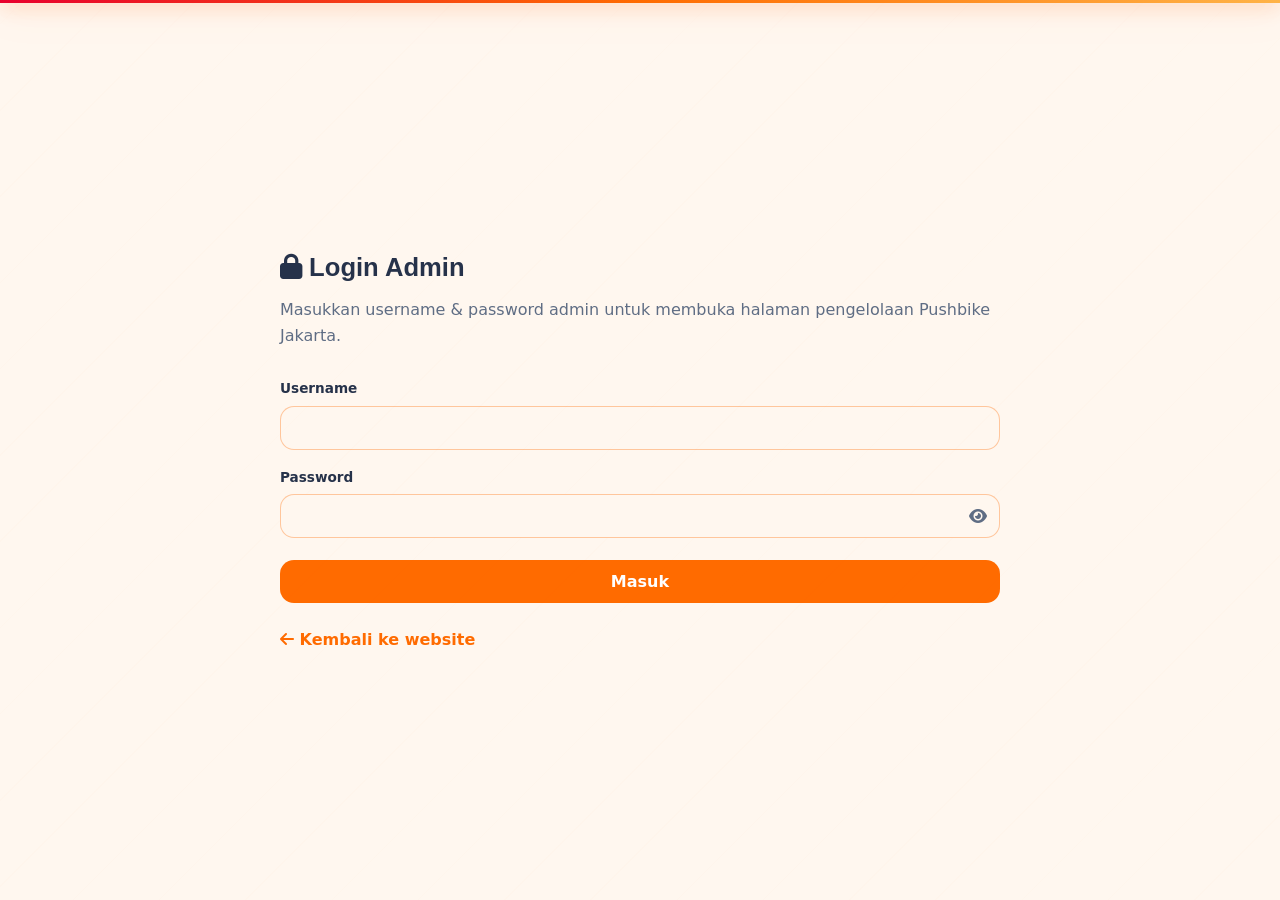
<file: admin.html>
<!DOCTYPE html>
<html lang="id">

<head>
  <meta charset="UTF-8" />
  <meta name="viewport" content="width=device-width, initial-scale=1.0" />
  <title>Admin Pushbike Jakarta</title>
  <!-- Halaman internal pengurus: JANGAN diindeks mesin pencari -->
  <meta name="robots" content="noindex, nofollow" />
  <link rel="icon" type="image/png" sizes="192x192" href="/assets/favicon_io/android-chrome-192x192.png" />
  <!-- style.css dipecah jadi 6 berkas bertema (lihat header masing-masing).
       URUTAN INI TIDAK BOLEH DITUKAR: CSS bersifat cascade dan berkas-berkas
       ini dipotong berurutan dari satu file besar, jadi menukar urutannya akan
       mengubah tampilan. Naikkan ?v= di SEMUA baris tiap kali salah satunya diubah. -->
  <link rel="stylesheet" href="css/base.css?v=2" />
  <link rel="stylesheet" href="css/home.css?v=2" />
  <link rel="stylesheet" href="css/sections.css?v=2" />
  <link rel="stylesheet" href="css/responsive.css?v=2" />
  <link rel="stylesheet" href="css/data-sections.css?v=2" />
  <link rel="stylesheet" href="css/article.css?v=2" />
  <link rel="stylesheet" href="https://cdnjs.cloudflare.com/ajax/libs/font-awesome/6.5.0/css/all.min.css" />
  <style>
    /* Gaya khusus halaman admin (sederhana, satu halaman) */
    .admin-page {
      min-height: 100vh;
      padding: 48px 20px;
      display: flex;
      align-items: center;
      justify-content: center;
      background: var(--clr-bg);
    }
    .admin-box { width: 100%; max-width: 720px; }
    .admin-title { font-size: 1.6rem; margin-bottom: 8px; color: var(--clr-text); }
    .admin-subtitle { color: var(--clr-text-muted); margin-bottom: 28px; }
    .admin-cards { display: flex; flex-direction: column; gap: 16px; margin-bottom: 28px; }
    .admin-card {
      display: flex;
      align-items: center;
      gap: 16px;
      padding: 20px;
      border-radius: var(--radius-md, 14px);
      border: 1px solid rgba(255, 107, 0, 0.25);
      background: rgba(255, 107, 0, 0.06);
      text-decoration: none;
      transition: transform 0.2s ease, background 0.2s ease;
    }
    .admin-card:hover { transform: translateY(-3px); background: rgba(255, 107, 0, 0.12); }
    .admin-card--disabled { opacity: 0.55; pointer-events: none; }
    .admin-card__icon { font-size: 1.6rem; color: var(--clr-orange); width: 40px; text-align: center; }
    .admin-card__title { font-weight: 700; color: var(--clr-text); display: block; }
    .admin-card__desc { color: var(--clr-text-muted); font-size: 0.88rem; }
    .admin-note {
      font-size: 0.85rem;
      color: var(--clr-text-muted);
      border-left: 3px solid var(--clr-orange);
      padding-left: 14px;
      line-height: 1.7;
    }
    .admin-back { display: inline-block; margin-top: 24px; color: var(--clr-orange); text-decoration: none; font-weight: 600; }
    .admin-back:hover { text-decoration: underline; }

    /* Gerbang login (client-side, lihat penjelasan di komentar script) */
    .admin-login__label {
      display: block;
      font-size: 0.85rem;
      font-weight: 600;
      color: var(--clr-text);
      margin: 16px 0 6px;
    }
    .admin-login__input {
      width: 100%;
      padding: 12px 14px;
      border-radius: var(--radius-md, 14px);
      border: 1px solid rgba(255, 107, 0, 0.35);
      background: var(--clr-bg);
      color: var(--clr-text);
      font-size: 1rem;
    }
    .admin-login__password-wrap { position: relative; }
    .admin-login__password-wrap .admin-login__input { padding-right: 46px; }
    .admin-login__toggle {
      position: absolute;
      top: 0;
      right: 0;
      bottom: 0;
      width: 44px;
      border: none;
      background: transparent;
      color: var(--clr-text-muted);
      cursor: pointer;
      font-size: 1rem;
    }
    .admin-login__toggle:hover { color: var(--clr-orange); }
    .admin-login__submit {
      margin-top: 22px;
      width: 100%;
      padding: 12px 14px;
      border: none;
      border-radius: var(--radius-md, 14px);
      background: var(--clr-orange);
      color: #fff;
      font-weight: 700;
      font-size: 1rem;
      cursor: pointer;
      transition: opacity 0.2s ease;
    }
    .admin-login__submit:hover { opacity: 0.9; }
    .admin-login__error {
      margin-top: 14px;
      color: #e0433c;
      font-size: 0.88rem;
    }

    /* Panduan isi data (tutorial di halaman, lihat #adminGuide) */
    .admin-guide__title {
      font-size: 1.1rem;
      color: var(--clr-text);
      margin-bottom: 6px;
    }
    .admin-guide__intro { color: var(--clr-text-muted); margin-bottom: 16px; font-size: 0.92rem; }
    .admin-guide__item {
      border: 1px solid rgba(255, 107, 0, 0.25);
      border-radius: var(--radius-md, 14px);
      margin-bottom: 12px;
      overflow: hidden;
    }
    .admin-guide__item summary {
      padding: 14px 18px;
      cursor: pointer;
      font-weight: 700;
      color: var(--clr-text);
      background: rgba(255, 107, 0, 0.06);
    }
    .admin-guide__item summary:hover { background: rgba(255, 107, 0, 0.12); }
    .admin-guide__item[open] summary { border-bottom: 1px solid rgba(255, 107, 0, 0.25); }
    .admin-guide__body {
      padding: 14px 18px 18px;
      color: var(--clr-text-muted);
      font-size: 0.88rem;
      line-height: 1.7;
    }
    .admin-guide__body h4 { color: var(--clr-text); font-size: 0.9rem; margin: 14px 0 6px; }
    .admin-guide__body h4:first-child { margin-top: 0; }
    .admin-guide__body table { width: 100%; border-collapse: collapse; margin: 8px 0 14px; font-size: 0.82rem; }
    .admin-guide__body th, .admin-guide__body td { border: 1px solid rgba(255, 107, 0, 0.2); padding: 6px 8px; text-align: left; vertical-align: top; }
    .admin-guide__body th { background: rgba(255, 107, 0, 0.06); color: var(--clr-text); }
    .admin-guide__body code {
      background: rgba(255, 107, 0, 0.1);
      padding: 1px 6px;
      border-radius: 4px;
      color: var(--clr-text);
      font-size: 0.85em;
    }
    .admin-guide__example {
      background: var(--clr-bg);
      border-left: 3px solid var(--clr-orange);
      padding: 10px 14px;
      margin: 8px 0 14px;
      border-radius: 6px;
      font-size: 0.85rem;
    }
    .admin-guide__body ul { padding-left: 20px; margin: 6px 0 14px; }
    .admin-guide__body li { margin-bottom: 4px; }
  </style>
</head>

<body>
  <main class="admin-page">
    <div class="admin-box">
      <!-- Gerbang login: konten pengelolaan di bawah BARU dirender ke DOM
           setelah login berhasil (lihat buildAdminCards() di script) -->
      <div id="adminLogin">
        <h1 class="admin-title"><i class="fa-solid fa-lock"></i> Login Admin</h1>
        <p class="admin-subtitle">
          Masukkan username &amp; password admin untuk membuka halaman pengelolaan
          Pushbike Jakarta.
        </p>
        <form id="adminLoginForm" autocomplete="off">
          <label class="admin-login__label" for="adminUsername">Username</label>
          <input class="admin-login__input" type="text" id="adminUsername" name="username" autocomplete="username" required />

          <label class="admin-login__label" for="adminPassword">Password</label>
          <div class="admin-login__password-wrap">
            <input class="admin-login__input" type="password" id="adminPassword" name="password" autocomplete="current-password" required />
            <button class="admin-login__toggle" type="button" id="adminPasswordToggle" aria-label="Tampilkan password" aria-pressed="false">
              <i class="fa-solid fa-eye" aria-hidden="true"></i>
            </button>
          </div>

          <button class="admin-login__submit" type="submit">Masuk</button>
          <p class="admin-login__error" id="adminLoginError" hidden>Username atau password salah.</p>
        </form>

        <a class="admin-back" href="index.html"><i class="fa-solid fa-arrow-left"></i> Kembali ke website</a>
      </div>

      <div id="adminProtected" hidden>
        <h1 class="admin-title"><i class="fa-solid fa-user-gear"></i> Admin Pushbike Jakarta</h1>
        <p class="admin-subtitle">
          Pengelolaan konten dilakukan lewat Google Drive &amp; Google Sheets memakai
          <strong>akun Google resmi PBJ</strong>, tanpa server dan tanpa login tambahan.
          Keamanannya mengikuti akun Google itu sendiri: hanya yang punya akses edit yang bisa mengubah konten.
        </p>

        <div class="admin-cards" id="adminCards">
          <!-- Kartu diisi oleh buildAdminCards() di script, berdasarkan config.js -->
        </div>

        <div id="adminGuide">
          <h2 class="admin-guide__title"><i class="fa-solid fa-graduation-cap"></i> Panduan Isi Data</h2>
          <p class="admin-guide__intro">
            Klik judul di bawah untuk buka petunjuknya. Semua bisa dikerjakan langsung di
            Google Sheets / Drive lewat tombol di atas — tidak perlu ubah kode apa pun, dan
            perubahan tampil otomatis di website (biasanya dalam hitungan detik sampai
            beberapa menit, cukup refresh halaman).
          </p>
          <p class="admin-note" style="margin-bottom: 20px;">
            <strong>Catatan:</strong> sejak Juli 2026, kartu <em>"Kelola Event"</em> dan
            <em>"Kelola Galeri Per Latihan"</em> di atas, PLUS tombol buka/tutup pendaftaran
            &amp; ganti nomor WA di dalam accordion panduan di bawah, semuanya membuka SATU
            file Google Sheet yang sama (<em>"PBJ - Pengaturan Situs"</em>) — bedanya cuma
            TAB yang aktif. Jangan pindahkan urutan tab di spreadsheet itu (klik-tahan lalu
            geser tab) — website mengandalkan tab tertentu lewat ID internal (gid), bukan
            urutan/posisi, tapi tetap sebaiknya urutan tab dibiarkan apa adanya supaya tidak
            membingungkan saat isi data.
          </p>

          <details class="admin-guide__item">
            <summary><i class="fa-solid fa-table-list"></i> Cara isi data Event &amp; Race</summary>
            <div class="admin-guide__body">
              <p>
                Buka lewat kartu <strong>"Kelola Event"</strong> di atas. Satu baris sheet
                = satu kartu event di website. Baris pertama (judul kolom) JANGAN diubah/dihapus.
              </p>
              <table>
                <tr><th>Kolom</th><th>Isi dengan</th></tr>
                <tr><td><code>Nama</code></td><td>Nama event. WAJIB diisi — baris tanpa Nama dianggap kosong &amp; tidak tampil.</td></tr>
                <tr><td><code>Tanggal</code></td><td>Bebas format asal jelas, mis. <code>Minggu, 20 September 2026</code> atau <code>2026-09-20</code>.</td></tr>
                <tr><td><code>Lokasi</code></td><td>Nama tempat, mis. <code>JIEP Pulomas, Jakarta Timur</code>.</td></tr>
                <tr><td><code>Kategori</code></td><td>Label bebas yang tampil di kartu, mis. <code>Race</code>, <code>Fun Race</code>, <code>Latber Akbar</code>.</td></tr>
                <tr><td><code>Deskripsi</code></td><td>Kalimat singkat tentang event (boleh kosong).</td></tr>
                <tr><td><code>LinkInfo</code></td><td>Link poster/pendaftaran (boleh kosong). Boleh tanpa <code>https://</code> asal berupa alamat web, mis. <code>bit.ly/daftar-funrace</code> — otomatis dilengkapi.</td></tr>
                <tr><td><code>LinkMedia</code></td><td>Link foto/video event (boleh kosong): folder Drive, ATAU link postingan Instagram (<code>instagram.com/p/...</code>) supaya muncul sebagai popup foto langsung di website.</td></tr>
                <tr><td><code>Status</code></td><td>Ketik persis <code>upcoming</code> (akan datang) atau <code>selesai</code>. Selain dua kata itu (mis. salah ketik) dianggap "akan datang" — besar/kecil huruf tidak masalah.</td></tr>
              </table>
              <p><strong>Urutan tampil otomatis:</strong> tanggal terbaru paling depan. Kalau ada beberapa event bertanggal SAMA, yang statusnya <code>upcoming</code> didahulukan dari yang <code>selesai</code> — jadi cukup ganti Status jadi <code>selesai</code> setelah event lewat, tidak perlu pindah-pindah baris.</p>
              <div class="admin-guide__example">
                Contoh satu baris: <code>Fun Race Pulomas Cup | Minggu, 20 September 2026 | JIEP Pulomas, Jakarta Timur | Fun Race | Race santai untuk semua member | bit.ly/daftar-funrace | https://drive.google.com/drive/folders/xxxxx | upcoming</code>
              </div>
              <p>Event sudah lewat? Cukup ubah kolom Status jadi <code>selesai</code> — tidak perlu dihapus. Mau menghapus event? Hapus barisnya langsung (klik kanan nomor baris → Delete row).</p>
            </div>
          </details>

          <details class="admin-guide__item">
            <summary><i class="fa-solid fa-calendar-week"></i> Cara isi data Galeri Per Latihan</summary>
            <div class="admin-guide__body">
              <p>
                Buka lewat kartu <strong>"Kelola Galeri Per Latihan"</strong> di atas. Dipakai untuk
                dokumentasi per sesi latihan yang fotonya ada di Drive PRIBADI tiap fotografer
                (bukan Drive PBJ) — website hanya menautkan link-nya, bukan menampilkan fotonya
                langsung.
              </p>
              <table>
                <tr><th>Kolom</th><th>Isi dengan</th></tr>
                <tr><td><code>Tanggal</code></td><td>Sebaiknya format <code>YYYY-MM-DD</code> (mis. <code>2026-07-14</code>) supaya rapi &amp; konsisten, tapi format Indonesia seperti <code>Minggu, 14 Juli 2026</code> juga tetap terbaca &amp; terurut dengan benar.</td></tr>
                <tr><td><code>Sesi</code></td><td>Nama sesi bebas, mis. <code>Latihan Pagi</code>, <code>Latihan Minggu</code>, atau <code>Race Day</code>.</td></tr>
                <tr><td><code>Fotografer</code></td><td>Nama fotografer/pemilik folder — jadi tulisan di tombol kartu.</td></tr>
                <tr><td><code>LinkDrive</code></td><td>Link folder Drive fotografer tsb. WAJIB diawali <code>https://</code> persis (beda dari LinkInfo/LinkMedia di sheet Event) — biasanya sudah otomatis begitu kalau disalin lewat tombol "Bagikan / Share" di Drive.</td></tr>
              </table>
              <p><strong>Satu sesi, banyak fotografer?</strong> Isi beberapa baris dengan Tanggal + Sesi yang SAMA PERSIS (termasuk besar/kecil huruf &amp; spasi), beda hanya di Fotografer &amp; LinkDrive — website otomatis menggabungkannya jadi satu kartu berisi satu tombol per fotografer.</p>
              <p><strong>Urutan tampil otomatis:</strong> tanggal terbaru paling kiri/atas — tidak perlu diurutkan manual di sheet.</p>
              <div class="admin-guide__example">
                Contoh 2 baris untuk sesi yang sama (2 fotografer):<br />
                <code>2026-07-14 | Latihan Pagi | Ayah Zeryl | https://drive.google.com/drive/folders/aaaa</code><br />
                <code>2026-07-14 | Latihan Pagi | Ayah Zeryl | https://drive.google.com/drive/folders/bbbb</code>
              </div>
              <p>Pastikan folder Drive fotografer sudah dibagikan minimal "Siapa saja yang memiliki link: Pelihat" — kalau masih dibatasi, orang yang klik tombolnya di website akan diminta izin akses.</p>
            </div>
          </details>

          <details class="admin-guide__item">
            <summary><i class="fa-brands fa-google-drive"></i> Cara upload &amp; kasih nama foto/video (Galeri Kategori)</summary>
            <div class="admin-guide__body">
              <p>
                Buka lewat kartu <strong>"Kelola Galeri Kategori"</strong> di atas. Masuk ke
                subfolder yang sesuai (mis. <code>Latihan</code>, <code>Race</code>,
                <code>Prestasi</code>), lalu upload foto/video ke situ. Mau bikin kategori
                baru? Buat subfolder baru dengan nama kategorinya — otomatis jadi tombol
                filter baru di website, tidak perlu lapor developer.
              </p>
              <h4>Cara kasih nama file yang bagus</h4>
              <p>
                Nama file OTOMATIS jadi tulisan caption di bawah foto di website (tanda
                <code>-</code> dan <code>_</code> berubah jadi spasi, huruf besar/kecil ikut
                nama file apa adanya). Jadi:
              </p>
              <ul>
                <li>Pakai nama yang jelas &amp; deskriptif, tanda hubung <code>-</code> sebagai pemisah kata: <code>latihan-minggu-start-gate.jpg</code> → tampil sebagai "latihan minggu start gate".</li>
                <li>Hindari nama bawaan kamera/HP seperti <code>IMG_1234.jpg</code> atau <code>VID_5678.mp4</code> — captionnya jadi tidak enak dibaca ("img 1234").</li>
                <li>Tidak perlu kasih angka urutan di depan nama file untuk mengatur urutan tampil — website otomatis mengurutkan dari yang PALING BARU DI-UPLOAD, bukan dari nama file.</li>
                <li>Mau caption khusus TANPA mengubah nama file aslinya? Klik kanan file di Drive → <strong>Info file</strong> → isi kolom <strong>Deskripsi</strong>. Kalau kolom ini diisi, dipakai duluan (nama file diabaikan).</li>
              </ul>
              <div class="admin-guide__example">
                Contoh nama file bagus: <code>fun-race-jis-4-podium-kelas-2021.jpg</code><br />
                Contoh nama file kurang bagus: <code>IMG_20260712_0931.jpg</code>
              </div>
            </div>
          </details>

          <details class="admin-guide__item">
            <summary><i class="fa-solid fa-toggle-on"></i> Cara buka/tutup Pendaftaran Member Baru</summary>
            <div class="admin-guide__body">
              <div id="registrationCardSlot" style="margin-bottom: 14px;"></div>
              <p>
                Sheet ini berisi DUA baris pengaturan (bukan daftar seperti Event/Galeri):
              </p>
              <table>
                <tr><th>Key (JANGAN diubah)</th><th>Isi Value dengan</th></tr>
                <tr><td><code>REGISTRATION_OPEN</code></td><td>Ketik persis <code>TRUE</code> untuk BUKA pendaftaran, atau <code>FALSE</code> untuk TUTUP.</td></tr>
                <tr><td><code>REGISTRATION_FORM_URL</code></td><td>Link publik Google Form (tombol <strong>Send/Kirim</strong> di Form &rarr; ikon link &rarr; Salin). Ganti sel ini kapan pun form diganti/dibuat ulang.</td></tr>
              </table>
              <div class="admin-guide__example">
                Contoh 2 baris:<br />
                <code>REGISTRATION_OPEN | TRUE</code><br />
                <code>REGISTRATION_FORM_URL | https://docs.google.com/forms/d/e/xxxxx/viewform</code>
              </div>
              <p>
                Begitu <code>REGISTRATION_OPEN</code> diubah jadi <code>TRUE</code>, dalam
                beberapa menit (cukup refresh halaman) tombol <strong>"Daftar Trial Class"</strong>
                di navbar, link footer &amp; jawaban FAQ <em>"Masih open member?"</em> otomatis
                berubah jadi mengarahkan calon member ke halaman <strong>Daftar Member
                Baru</strong> (isi Google Form dari <code>REGISTRATION_FORM_URL</code>). Ubah
                lagi jadi <code>FALSE</code> setelah kuota penuh / masa pembukaan selesai —
                situs otomatis kembali ke tampilan "tutup" seperti semula. Mengganti
                <code>REGISTRATION_FORM_URL</code> TIDAK perlu redeploy, dan TIDAK perlu
                menunggu <code>REGISTRATION_OPEN</code> = TRUE dulu.
              </p>
              <p>
                Belum pernah setup sama sekali? Sheet-nya perlu dibuat dulu satu kali (lihat
                komentar <code>SETTINGS_SHEET_ID</code> di <code>config.js</code>) — hubungi
                Tech PBJ kalau tombol di atas masih tampak nonaktif/abu-abu.
              </p>
            </div>
          </details>

          <details class="admin-guide__item">
            <summary><i class="fa-brands fa-whatsapp"></i> Cara ganti nomor WhatsApp Admin (2 kontak)</summary>
            <div class="admin-guide__body">
              <p>
                Website sekarang menampilkan <strong>DUA</strong> nomor WA admin sekaligus
                (bukan cuma satu), disimpan di tab <strong>"Config"</strong> — tab TERSEMBUNYI
                di spreadsheet yang sama dengan tab Registration/Event/Galeri (sengaja
                disembunyikan supaya tidak sengaja ke-edit orang lain yang dibagikan akses
                ke tab lain).
              </p>
              <div id="configCardSlot" style="margin-bottom: 14px;"></div>
              <p>
                Kalau tombol di atas membuka spreadsheet tapi tab "Config" tidak kelihatan
                di baris tab paling bawah: klik ikon <strong>☰</strong> di pojok kiri bawah
                spreadsheet → pilih <strong>Config</strong> untuk memunculkannya sementara.
              </p>
              <p>
                Kolom Sheet-nya <strong>Key | Value 1 | Value 2</strong> — Value 1 = admin 1,
                Value 2 = admin 2. Cukup 2 BARIS saja (bukan 4), supaya tidak bingung dengan
                key berakhiran "_2":
              </p>
              <table>
                <tr><th>Key (JANGAN diubah)</th><th>Value 1 (admin 1)</th><th>Value 2 (admin 2)</th></tr>
                <tr><td><code>ADMIN_WA_NAME</code></td><td>Nama admin 1, mis. <code>Arif</code></td><td>Nama admin 2, mis. <code>Bastian</code></td></tr>
                <tr><td><code>ADMIN_WA_NUMBER</code></td><td>Nomor WA admin 1. Format: kode negara + nomor TANPA angka 0 di depan (mis. <code>628123456789</code>, BUKAN <code>08123456789</code>)</td><td>Nomor WA admin 2, format sama</td></tr>
              </table>
              <p>
                Nomor admin 1 (kolom Value 1 di baris <code>ADMIN_WA_NUMBER</code>) JUGA yang
                otomatis dipakai saat calon member submit Form Pendaftaran di beranda (proses
                otomatis, tidak bisa menawarkan 2 pilihan).
              </p>
              <p>
                Perubahan tampil di semua tombol/teks WA di website (footer, FAQ, halaman
                bantuan pendaftaran) dalam beberapa menit, TIDAK perlu redeploy. Kalau kolom
                Value 2 belum diisi di Sheet, website otomatis pakai nomor admin 2 cadangan
                dari kode (bukan tampak rusak/kosong). Kalau tab "Config" belum pernah dibuat
                sama sekali,
                tombol di atas akan tampak nonaktif — lihat panduan lengkap di
                <code>docs/PANDUAN-ADMIN.md</code> Bagian J.
              </p>
            </div>
          </details>

          <p class="admin-note" style="margin-top: 20px;">
            Panduan setup awal (bikin folder Drive, API key, dsb.) ada di
            <code>docs/PANDUAN-ADMIN.md</code> dan komentar file <code>config.js</code> —
            biasanya sudah tidak perlu disentuh lagi sehari-hari.
          </p>
        </div>

        <a class="admin-back" href="index.html"><i class="fa-solid fa-arrow-left"></i> Kembali ke website</a>
      </div>
    </div>
  </main>

  <!-- Versi ?v= HARUS sama dengan yang di index.html supaya kedua halaman
       membaca config.js dari cache entry yang sama (tidak ada yang stale) -->
  <script src="js/config.js?v=16"></script>
  <script>
    /* ================================================================
       GERBANG LOGIN ADMIN (client-side)
       ================================================================
       PERINGATAN JUJUR: ini BUKAN keamanan sungguhan. Halaman ini file
       statis biasa — siapa pun yang buka DevTools bisa membaca kode di
       bawah, atau langsung memanggil adminDriveUrl()/adminSheetUrl() dari
       Console tanpa login sama sekali. Password di sini hanya penghalang
       orang iseng yang nyasar ke halaman ini, BUKAN pengganti keamanan.
       Perlindungan SUNGGUHAN tetap ada di izin edit akun Google Drive/
       Sheets PBJ sendiri (folder & sheet cuma bisa DIUBAH oleh akun yang
       diberi akses editor oleh PBJ — lihat admin-subtitle di atas).

       GANTI USERNAME & PASSWORD (lakukan segera, nilai di bawah cuma
       contoh):
       1. Ganti ADMIN_USERNAME bebas.
       2. Buat hash SHA-256 dari password baru — buka DevTools Console di
          halaman mana pun, jalankan (ganti "password-baru-anda"):
            crypto.subtle.digest('SHA-256', new TextEncoder().encode('password-baru-anda'))
              .then(buf => console.log([...new Uint8Array(buf)]
                .map(b => b.toString(16).padStart(2, '0')).join('')))
       3. Salin hasilnya (64 karakter heksadesimal), tempel ke
          ADMIN_PASSWORD_HASH menggantikan nilai contoh. */
    const ADMIN_USERNAME = 'indonesia'
    const ADMIN_PASSWORD_HASH =
      '2523a254becffae0ca70eaac8a6b2e23fa80ff20c49192f5cedb9e098cb6781c'

    const ADMIN_AUTH_SESSION_KEY = 'pbjAdminAuthed'

    async function sha256Hex(text) {
      const bytes = new TextEncoder().encode(text)
      const digest = await crypto.subtle.digest('SHA-256', bytes)
      return [...new Uint8Array(digest)].map(b => b.toString(16).padStart(2, '0')).join('')
    }

    // Bangun kartu link pengelolaan dari config.js — dipanggil HANYA
    // setelah login berhasil, supaya link tidak ikut ter-render ke DOM
    // sebelum password benar dimasukkan.
    function buildAdminCards() {
      const cardsEl = document.getElementById('adminCards')

      // Guard: kalau config.js gagal dimuat, tampilkan kartu nonaktif
      // dengan petunjuk, bukan halaman kosong karena ReferenceError
      const isConfigLoaded = typeof adminDriveUrl === 'function'
      const driveUrl = isConfigLoaded ? adminDriveUrl() : ''
      const gallerySessionsSheetUrl = isConfigLoaded ? adminGallerySessionsSheetUrl() : ''
      const sheetUrl = isConfigLoaded ? adminSheetUrl() : ''
      const settingsSheetUrl = isConfigLoaded ? adminSettingsSheetUrl() : ''

      function cardHtml(href, icon, title, desc, isEnabled) {
        const disabledClass = isEnabled ? '' : ' admin-card--disabled'
        const target = isEnabled ? `href="${href}" target="_blank" rel="noopener"` : ''
        return `
          <a class="admin-card${disabledClass}" ${target}>
            <span class="admin-card__icon"><i class="${icon}"></i></span>
            <span>
              <span class="admin-card__title">${title}</span>
              <span class="admin-card__desc">${desc}</span>
            </span>
          </a>`
      }

      cardsEl.innerHTML = [
        cardHtml(
          driveUrl,
          'fa-brands fa-google-drive',
          'Kelola Galeri Kategori (Google Drive)',
          driveUrl
            ? 'Buka folder galeri: upload / hapus foto & video, atur subfolder kategori.'
            : 'Belum dikonfigurasi: isi DRIVE_GALLERY_FOLDER_ID di config.js.',
          Boolean(driveUrl)
        ),
        cardHtml(
          gallerySessionsSheetUrl,
          'fa-solid fa-calendar-week',
          'Kelola Galeri Per Latihan (Google Sheets)',
          gallerySessionsSheetUrl
            ? 'Buka sheet sesi: tambah / edit / hapus baris tanggal, sesi & link folder fotografer.'
            : 'Belum dikonfigurasi: isi GALLERY_SESSIONS_SHEET_ID di config.js.',
          Boolean(gallerySessionsSheetUrl)
        ),
        cardHtml(
          sheetUrl,
          'fa-solid fa-table-list',
          'Kelola Event (Google Sheets)',
          sheetUrl
            ? 'Buka sheet event: tambah / edit / hapus baris event & race.'
            : 'Belum dikonfigurasi: isi EVENTS_SHEET_ID di config.js.',
          Boolean(sheetUrl)
        )
      ].join('')

      // Kartu "Buka/Tutup Pendaftaran" & "Ganti Nomor WA" ditaruh DI DALAM
      // accordion panduan (bukan grid kartu utama di atas) — sengaja
      // low-profile, supaya orang yang login admin.html tapi bukan admin
      // utama tidak langsung ngeh ada toggle pendaftaran/nomor WA kalau
      // tidak buka accordion-nya dulu. Pakai cardHtml() yang SAMA PERSIS
      // dengan kartu di grid atas (ikon, warna, layout) — cuma lokasinya
      // yang beda, bukan tampilannya.
      const registrationCardSlot = document.getElementById('registrationCardSlot')
      if (registrationCardSlot) {
        registrationCardSlot.innerHTML = cardHtml(
          settingsSheetUrl,
          'fa-solid fa-toggle-on',
          'Buka/Tutup Pendaftaran Member Baru (Google Sheets)',
          settingsSheetUrl
            ? 'Ubah REGISTRATION_OPEN jadi TRUE untuk buka pendaftaran, FALSE untuk tutup.'
            : 'Belum dikonfigurasi: isi SETTINGS_SHEET_ID di config.js.',
          Boolean(settingsSheetUrl)
        )
      }

      const configCardSlot = document.getElementById('configCardSlot')
      if (configCardSlot) {
        const configSheetUrl = isConfigLoaded ? adminConfigSheetUrl() : ''
        configCardSlot.innerHTML = cardHtml(
          configSheetUrl,
          'fa-brands fa-whatsapp',
          'Ganti Nomor WhatsApp Admin (Google Sheets)',
          configSheetUrl
            ? 'Buka tab Config: ubah nilai ADMIN_WA_NUMBER.'
            : 'Belum dikonfigurasi: isi CONFIG_SHEET_GID di config.js.',
          Boolean(configSheetUrl)
        )
      }
    }

    function unlockAdminPage() {
      document.getElementById('adminLogin').hidden = true
      document.getElementById('adminProtected').hidden = false
      buildAdminCards()
    }

    // Sudah login di tab ini sebelumnya (sessionStorage hilang otomatis
    // saat tab ditutup) → langsung buka, tak perlu login ulang tiap klik.
    if (sessionStorage.getItem(ADMIN_AUTH_SESSION_KEY) === '1') {
      unlockAdminPage()
    }

    // Tombol mata: tampilkan/sembunyikan ketikan password, supaya admin
    // bisa memastikan tidak salah ketik sebelum menekan "Masuk".
    const adminPasswordInput = document.getElementById('adminPassword')
    const adminPasswordToggle = document.getElementById('adminPasswordToggle')
    adminPasswordToggle.addEventListener('click', () => {
      const isShown = adminPasswordInput.type === 'text'
      adminPasswordInput.type = isShown ? 'password' : 'text'
      adminPasswordToggle.setAttribute('aria-pressed', String(!isShown))
      adminPasswordToggle.setAttribute('aria-label', isShown ? 'Tampilkan password' : 'Sembunyikan password')
      adminPasswordToggle.querySelector('i').className = isShown ? 'fa-solid fa-eye' : 'fa-solid fa-eye-slash'
    })

    const adminLoginForm = document.getElementById('adminLoginForm')
    const adminLoginError = document.getElementById('adminLoginError')

    adminLoginForm.addEventListener('submit', async (event) => {
      event.preventDefault()
      adminLoginError.hidden = true

      const username = document.getElementById('adminUsername').value.trim()
      const password = document.getElementById('adminPassword').value

      try {
        const passwordHash = await sha256Hex(password)
        const isMatch = username === ADMIN_USERNAME && passwordHash === ADMIN_PASSWORD_HASH
        if (isMatch) {
          sessionStorage.setItem(ADMIN_AUTH_SESSION_KEY, '1')
          unlockAdminPage()
        } else {
          adminLoginError.hidden = false
        }
      } catch (error) {
        console.warn('Gagal memverifikasi login admin:', error)
        adminLoginError.hidden = false
      }
    })
  </script>
</body>

</html>
</file>
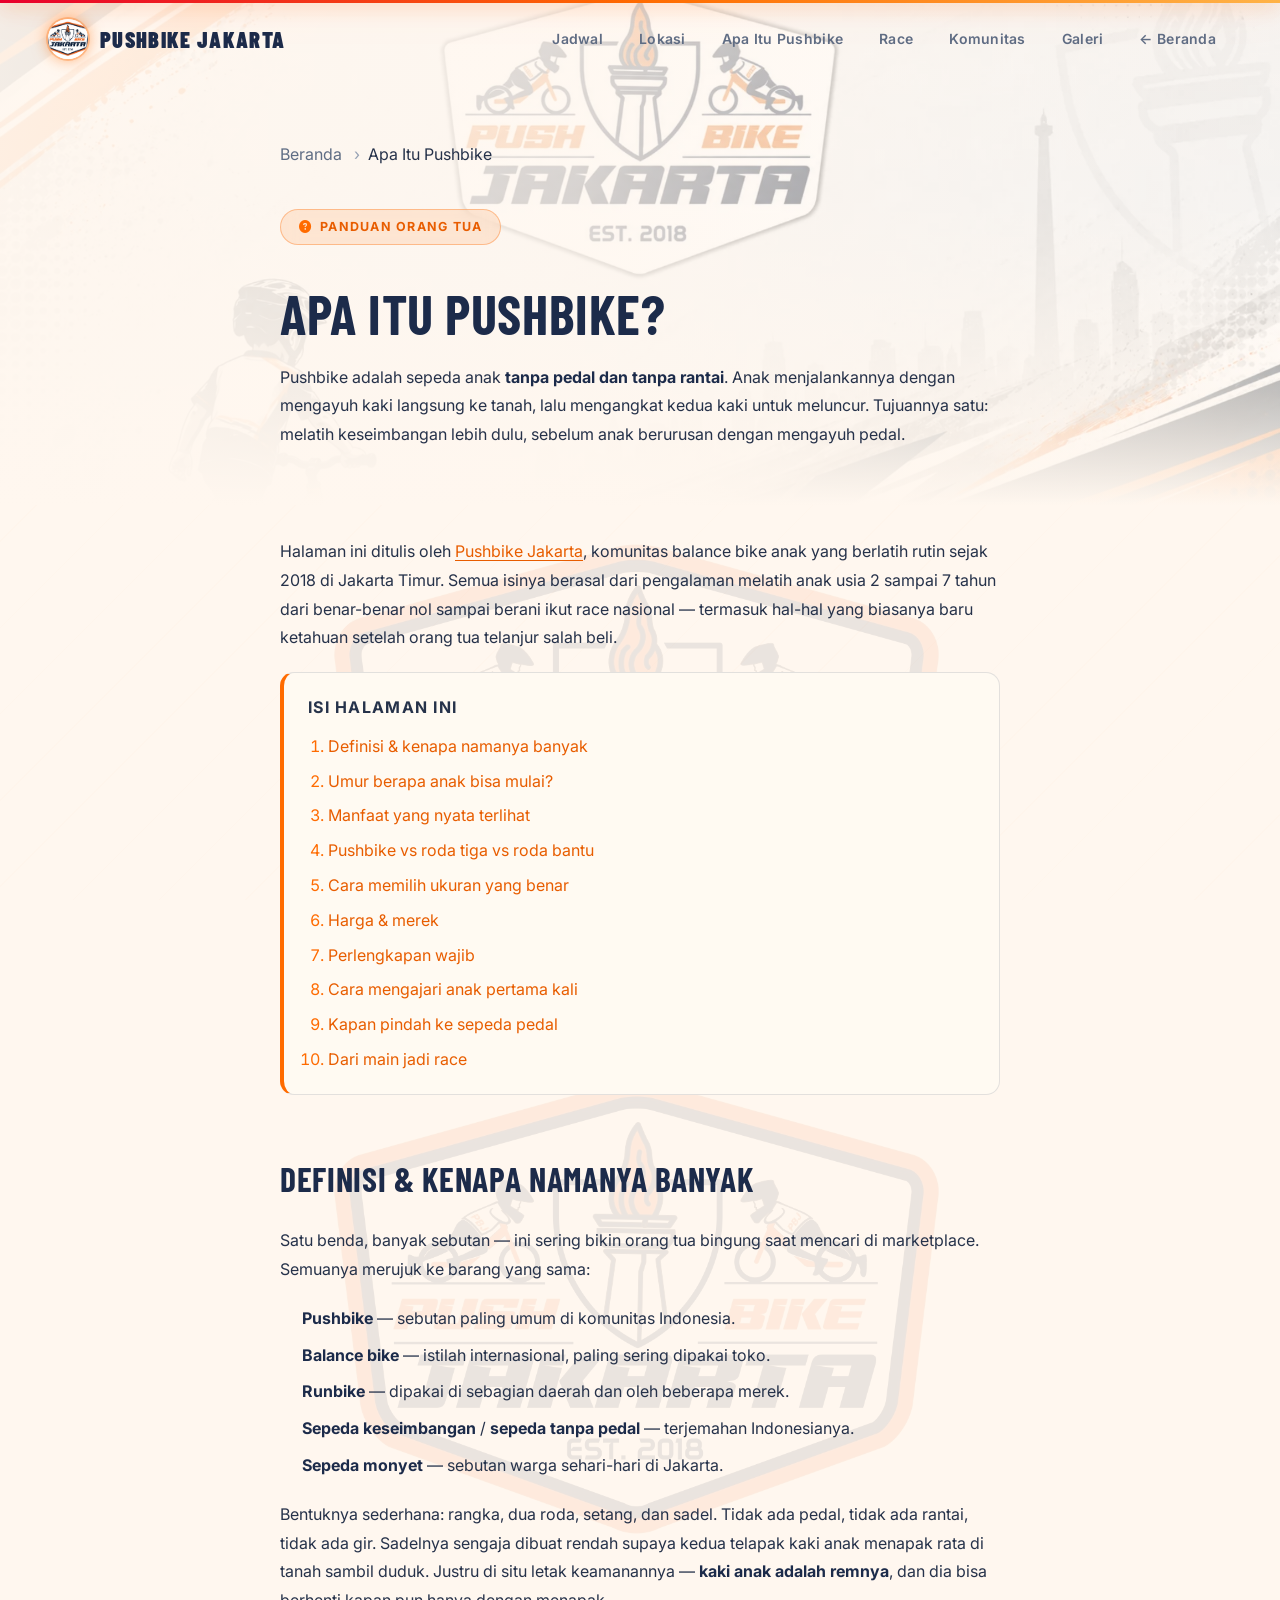
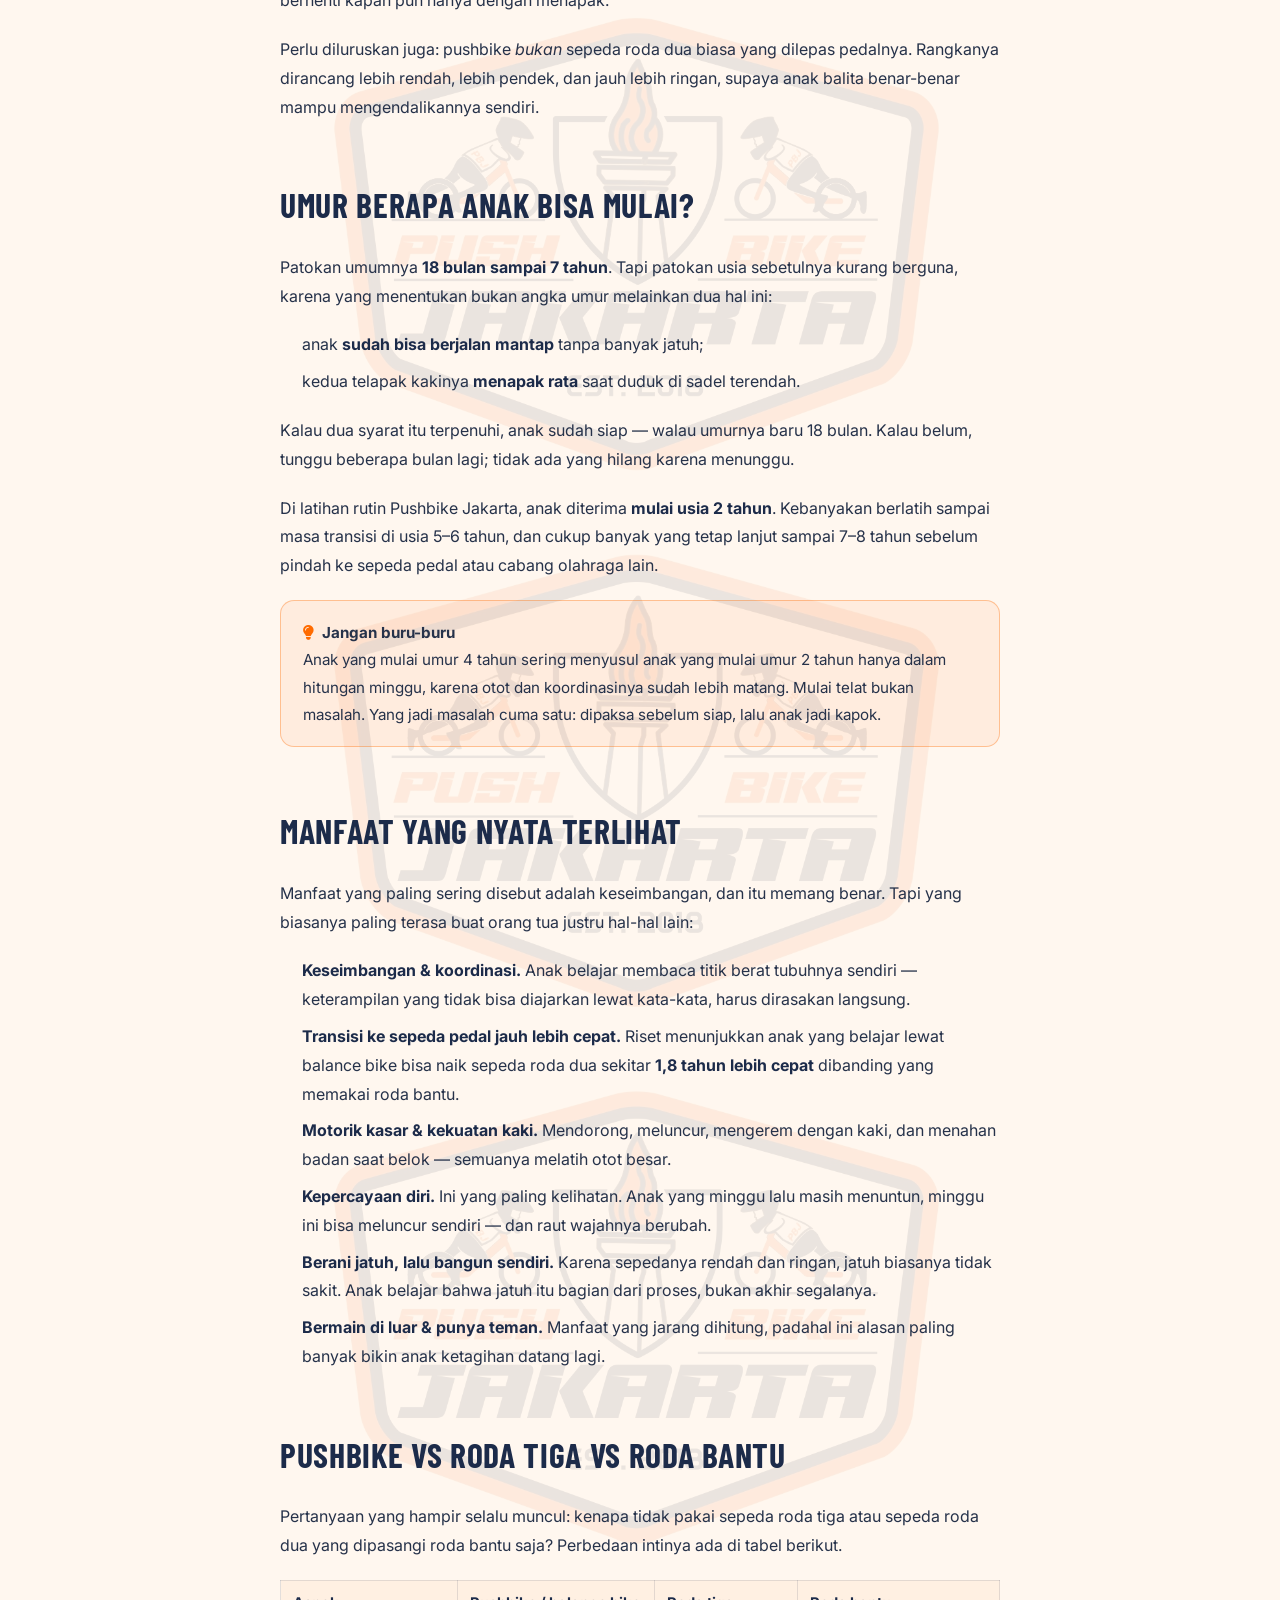
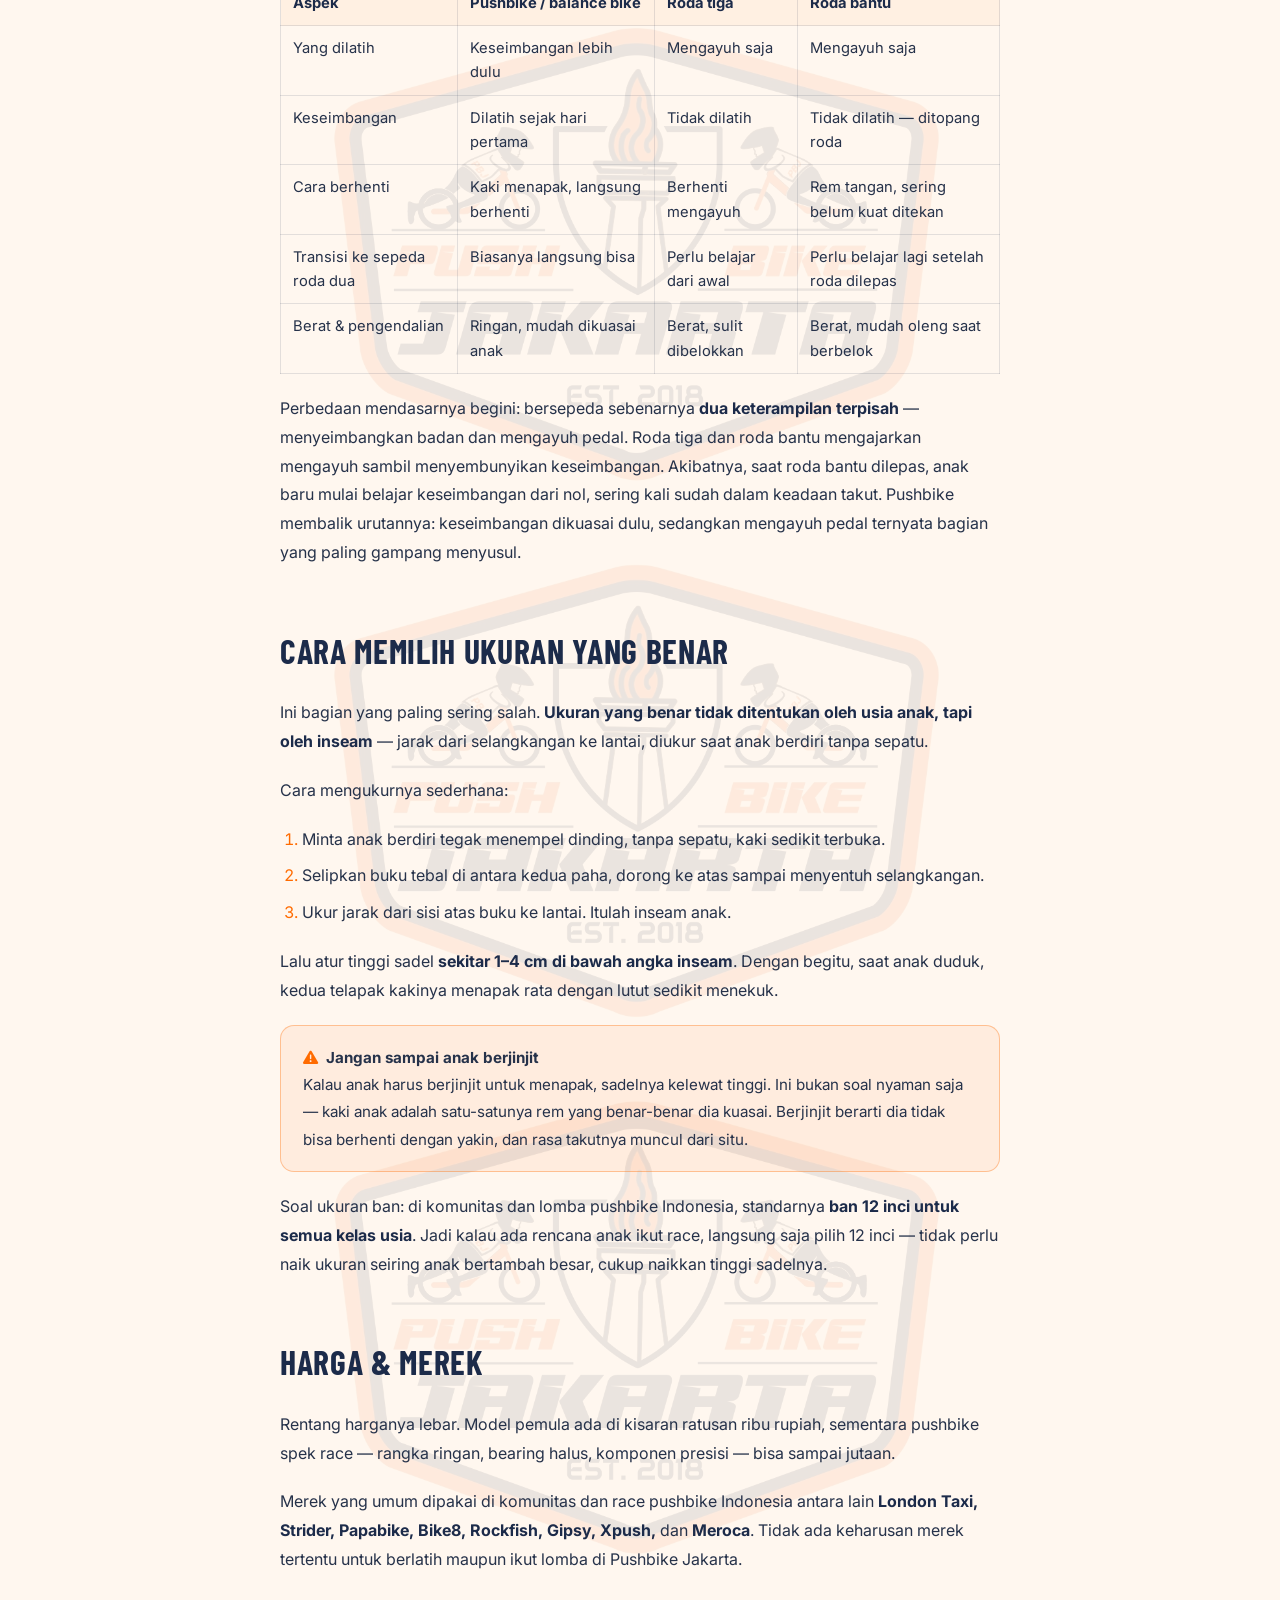
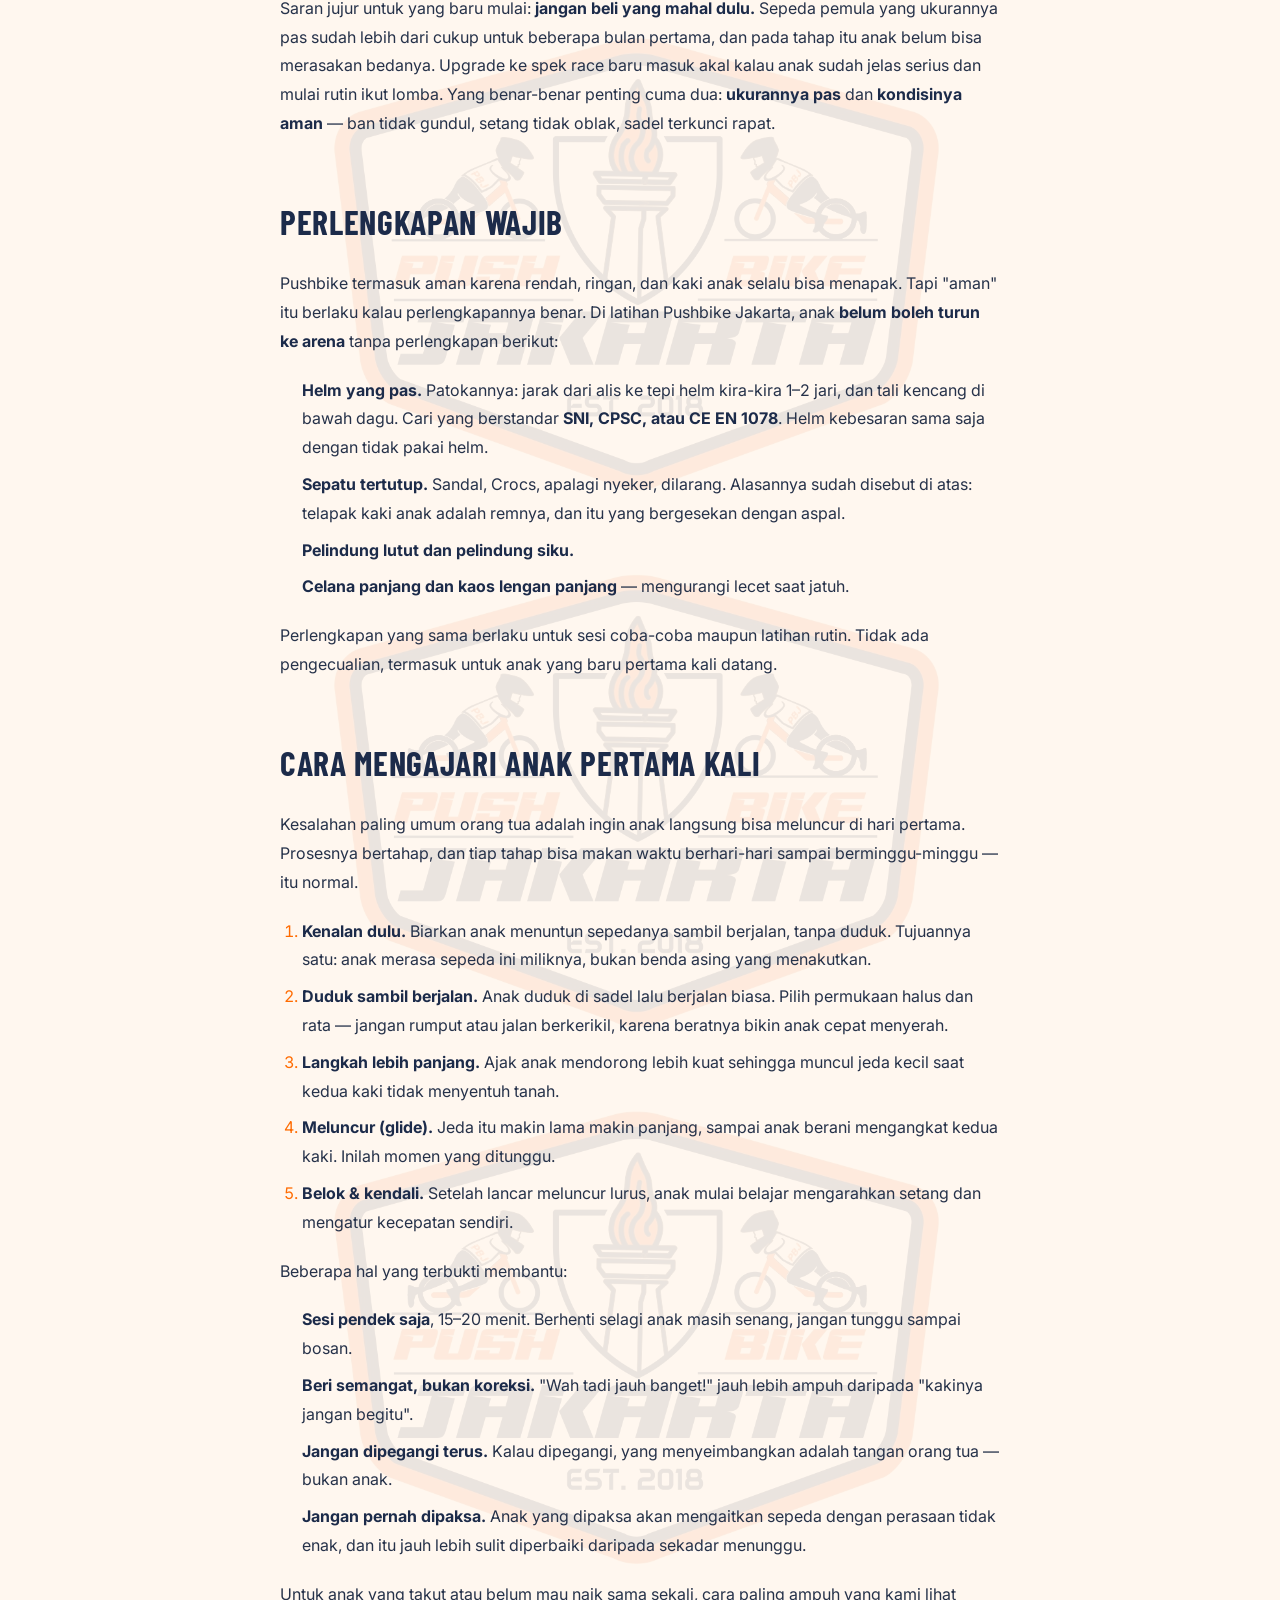
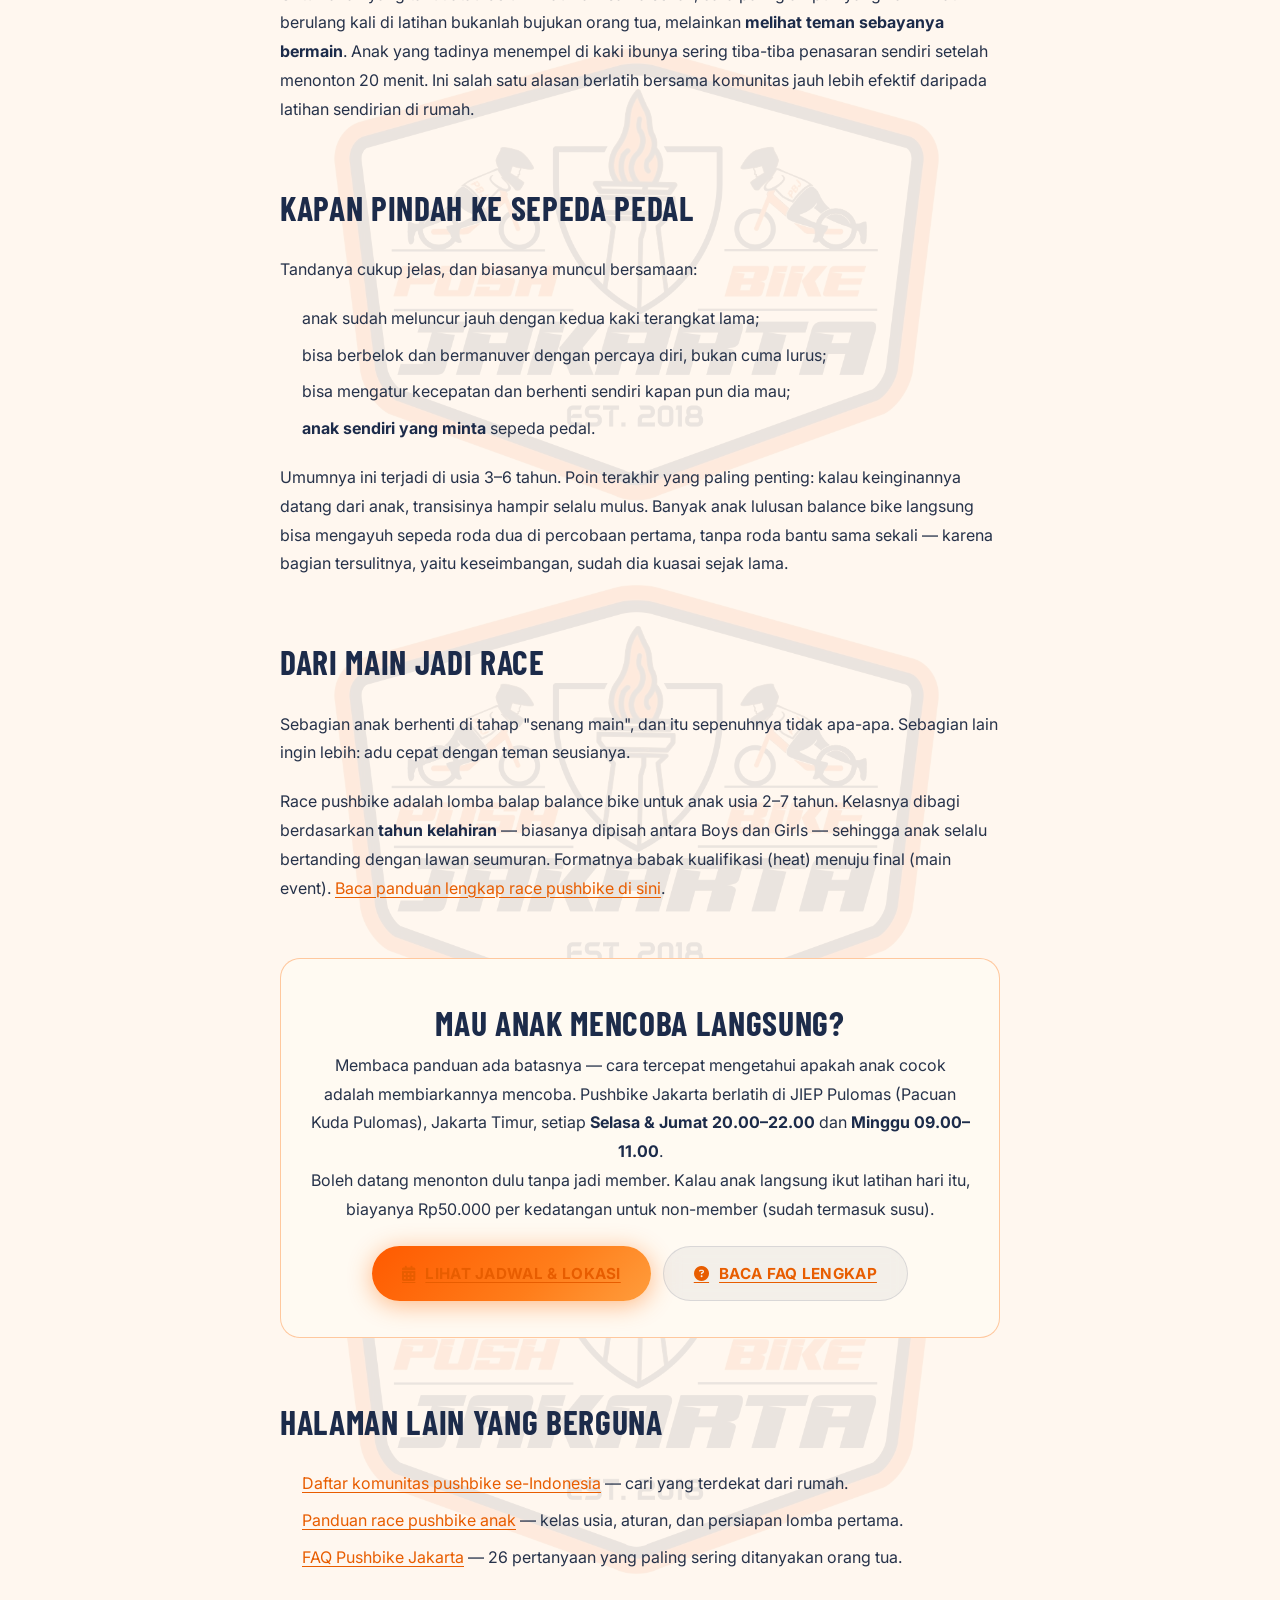
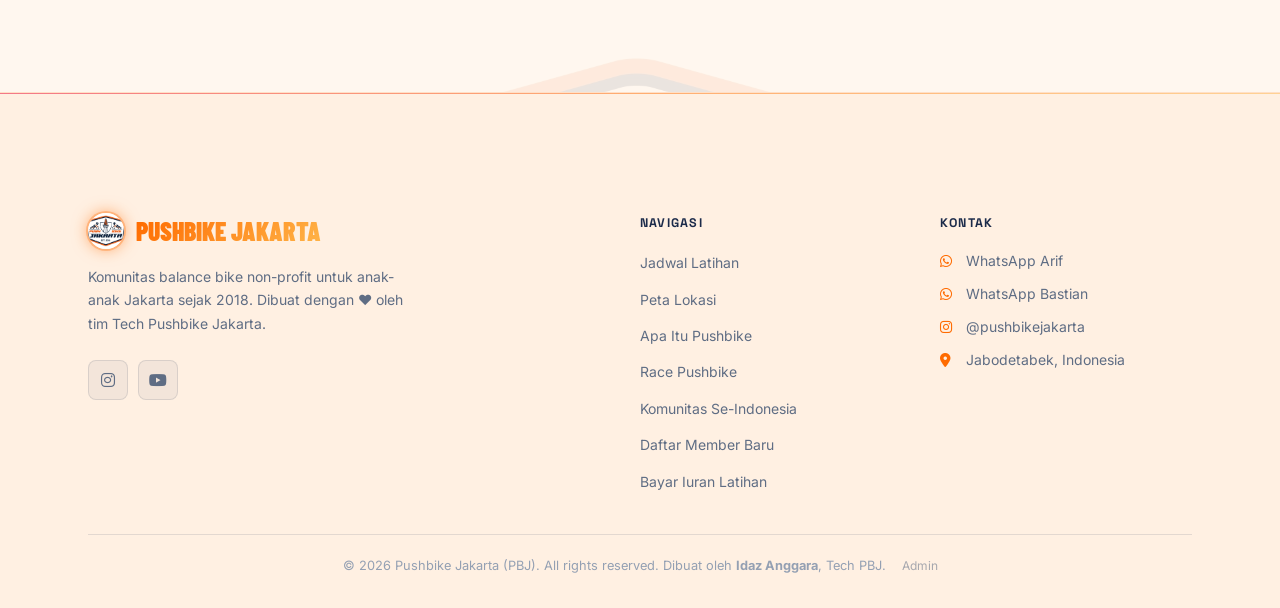
<file: apa-itu-pushbike.html>
<!DOCTYPE html>
<html lang="id">

<head>
  <meta charset="UTF-8" />
  <meta name="viewport" content="width=device-width, initial-scale=1.0" />

  <title>Apa Itu Pushbike? Panduan Lengkap Balance Bike Anak</title>
  <meta name="description"
    content="Pushbike (balance bike) adalah sepeda anak tanpa pedal untuk melatih keseimbangan. Panduan usia, ukuran, harga, dan perlengkapan dari Pushbike Jakarta." />
  <meta name="robots" content="index, follow, max-image-preview:large" />
  <link rel="canonical" href="https://www.pushbikejakarta.com/apa-itu-pushbike.html" />

  <!-- ===== OPEN GRAPH & TWITTER ===== -->
  <meta property="og:type" content="article" />
  <meta property="og:site_name" content="Pushbike Jakarta" />
  <meta property="og:title" content="Apa Itu Pushbike? Panduan Lengkap Balance Bike Anak" />
  <meta property="og:description"
    content="Pushbike (balance bike) adalah sepeda anak tanpa pedal untuk melatih keseimbangan. Panduan usia, ukuran, harga, perlengkapan, dan cara mengajari dari komunitas Pushbike Jakarta." />
  <meta property="og:url" content="https://www.pushbikejakarta.com/apa-itu-pushbike.html" />
  <meta property="og:image" content="https://www.pushbikejakarta.com/assets/og-image.jpg" />
  <meta property="og:image:width" content="1200" />
  <meta property="og:image:height" content="630" />
  <meta property="og:locale" content="id_ID" />
  <meta name="twitter:card" content="summary_large_image" />
  <meta name="twitter:title" content="Apa Itu Pushbike? Panduan Lengkap Balance Bike Anak" />
  <meta name="twitter:description"
    content="Panduan lengkap pushbike / balance bike anak: usia mulai, ukuran, harga, perlengkapan wajib, dan cara mengajari." />
  <meta name="twitter:image" content="https://www.pushbikejakarta.com/assets/og-image.jpg" />

  <!-- Favicon: satu rel="icon" + path absolut, alasan lengkap di index.html -->
  <link rel="icon" type="image/png" sizes="192x192" href="/assets/favicon_io/android-chrome-192x192.png" />
  <link rel="apple-touch-icon" href="/assets/favicon_io/apple-touch-icon.png" />
  <link rel="manifest" href="/assets/favicon_io/site.webmanifest" />

  <link rel="preconnect" href="https://fonts.googleapis.com" />
  <link rel="preconnect" href="https://fonts.gstatic.com" crossorigin />
  <link
    href="https://fonts.googleapis.com/css2?family=Barlow+Condensed:ital,wght@0,400;0,600;0,700;0,800;0,900;1,700&family=Inter:wght@300;400;500;600;700;800;900&family=Space+Grotesk:wght@400;500;600;700;800&display=swap"
    rel="stylesheet" />

  <!-- ?v= = cache-busting, HARUS sama dengan versi terbaru di index.html -->
  <!-- style.css dipecah jadi 6 berkas bertema (lihat header masing-masing).
       URUTAN INI TIDAK BOLEH DITUKAR: CSS bersifat cascade dan berkas-berkas
       ini dipotong berurutan dari satu file besar, jadi menukar urutannya akan
       mengubah tampilan. Naikkan ?v= di SEMUA baris tiap kali salah satunya diubah. -->
  <link rel="stylesheet" href="css/base.css?v=2" />
  <link rel="stylesheet" href="css/home.css?v=2" />
  <link rel="stylesheet" href="css/sections.css?v=2" />
  <link rel="stylesheet" href="css/responsive.css?v=2" />
  <link rel="stylesheet" href="css/data-sections.css?v=2" />
  <link rel="stylesheet" href="css/article.css?v=2" />
  <link rel="stylesheet" href="https://cdnjs.cloudflare.com/ajax/libs/font-awesome/6.5.0/css/all.min.css" />

  <!-- ===== DATA TERSTRUKTUR =====
       Article + BreadcrumbList. SENGAJA TIDAK memakai FAQPage supaya tidak
       bentrok dengan FAQPage milik index.html — dua halaman di satu situs yang
       mendaftarkan pertanyaan yang sama berisiko dianggap konten kembar. -->
  <script type="application/ld+json">
  {
    "@context": "https://schema.org",
    "@type": "Article",
    "headline": "Apa Itu Pushbike? Panduan Lengkap Balance Bike Anak",
    "description": "Penjelasan lengkap pushbike / balance bike untuk anak: definisi, usia mulai, manfaat, cara memilih ukuran, harga, perlengkapan wajib, dan cara mengajari anak pertama kali.",
    "image": "https://www.pushbikejakarta.com/assets/og-image.jpg",
    "inLanguage": "id-ID",
    "author": {
      "@type": "Organization",
      "name": "Pushbike Jakarta",
      "url": "https://www.pushbikejakarta.com/"
    },
    "publisher": {
      "@type": "Organization",
      "name": "Pushbike Jakarta",
      "logo": {
        "@type": "ImageObject",
        "url": "https://www.pushbikejakarta.com/assets/favicon_io/android-chrome-192x192.png"
      }
    },
    "mainEntityOfPage": {
      "@type": "WebPage",
      "@id": "https://www.pushbikejakarta.com/apa-itu-pushbike.html"
    }
  }
  </script>

  <script type="application/ld+json">
  {
    "@context": "https://schema.org",
    "@type": "BreadcrumbList",
    "itemListElement": [
      { "@type": "ListItem", "position": 1, "name": "Beranda", "item": "https://www.pushbikejakarta.com/" },
      { "@type": "ListItem", "position": 2, "name": "Apa Itu Pushbike", "item": "https://www.pushbikejakarta.com/apa-itu-pushbike.html" }
    ]
  }
  </script>
</head>

<body>
  <!-- Navbar & footer sengaja ditulis sebagai HTML biasa (bukan disisipkan
       JavaScript) supaya semua link internal terbaca crawler tanpa perlu
       menjalankan script — ini halaman yang dibuat khusus untuk mesin pencari. -->
  <header class="navbar" id="navbar">
    <div class="navbar__container">
      <a href="index.html" class="navbar__logo">
        <img src="assets/logo_PBJ.jpg" alt="Logo Pushbike Jakarta" class="logo-img" width="40" height="40" />
        <span class="logo-text">PUSHBIKE JAKARTA</span>
      </a>

      <nav class="navbar__nav" aria-label="Navigasi utama">
        <a href="index.html#schedule" class="nav-link">Jadwal</a>
        <a href="index.html#map" class="nav-link">Lokasi</a>
        <a href="apa-itu-pushbike.html" class="nav-link">Apa Itu Pushbike</a>
        <a href="race-pushbike.html" class="nav-link">Race</a>
        <a href="komunitas-pushbike-indonesia.html" class="nav-link">Komunitas</a>
        <a href="index.html#galeri" class="nav-link">Galeri</a>
        <a href="index.html" class="nav-link">&larr; Beranda</a>
      </nav>

      <button class="navbar__hamburger" id="hamburgerBtn" aria-label="Buka menu" aria-expanded="false">
        <span></span>
        <span></span>
        <span></span>
      </button>
    </div>

    <div class="mobile-menu" id="mobileMenu" role="dialog" aria-modal="true">
      <a href="index.html#schedule" class="mobile-nav-link">Jadwal</a>
      <a href="index.html#map" class="mobile-nav-link">Lokasi</a>
      <a href="apa-itu-pushbike.html" class="mobile-nav-link">Apa Itu Pushbike</a>
      <a href="race-pushbike.html" class="mobile-nav-link">Race</a>
      <a href="komunitas-pushbike-indonesia.html" class="mobile-nav-link">Komunitas</a>
      <a href="index.html#galeri" class="mobile-nav-link">Galeri</a>
      <a href="index.html" class="mobile-nav-link">&larr; Beranda</a>
    </div>
  </header>

  <main>
    <!-- Kepala halaman bergambar. Navbar itu fixed & transparan sampai di-scroll,
         jadi tanpa band bergambar di sini ia melayang di atas latar krem polos —
         lihat komentar .page-hero di css/article.css. -->
    <section class="page-hero">
      <div class="container">
        <div class="article">
          <nav class="breadcrumb" aria-label="Jejak navigasi">
            <ol>
              <li><a href="index.html">Beranda</a></li>
              <li>Apa Itu Pushbike</li>
            </ol>
          </nav>

          <div class="section-badge">
            <i class="fa-solid fa-circle-question"></i> Panduan Orang Tua
          </div>

          <h1 class="page-hero__title">Apa Itu Pushbike?</h1>

          <p class="article__lead">
            Pushbike adalah sepeda anak <strong>tanpa pedal dan tanpa rantai</strong>. Anak
            menjalankannya dengan mengayuh kaki langsung ke tanah, lalu mengangkat kedua
            kaki untuk meluncur. Tujuannya satu: melatih keseimbangan lebih dulu, sebelum
            anak berurusan dengan mengayuh pedal.
          </p>
        </div>
      </div>
    </section>

    <section class="section has-watermark has-watermark--tiled">
      <div class="container">
        <div class="article">
          <p>
            Halaman ini ditulis oleh <a href="index.html">Pushbike Jakarta</a>, komunitas
            balance bike anak yang berlatih rutin sejak 2018 di Jakarta Timur. Semua isinya
            berasal dari pengalaman melatih anak usia 2 sampai 7 tahun dari benar-benar nol
            sampai berani ikut race nasional — termasuk hal-hal yang biasanya baru ketahuan
            setelah orang tua telanjur salah beli.
          </p>

          <div class="article-toc">
            <p class="article-toc__title">Isi halaman ini</p>
            <ol>
              <li><a href="#definisi">Definisi &amp; kenapa namanya banyak</a></li>
              <li><a href="#usia">Umur berapa anak bisa mulai?</a></li>
              <li><a href="#manfaat">Manfaat yang nyata terlihat</a></li>
              <li><a href="#perbandingan">Pushbike vs roda tiga vs roda bantu</a></li>
              <li><a href="#ukuran">Cara memilih ukuran yang benar</a></li>
              <li><a href="#harga">Harga &amp; merek</a></li>
              <li><a href="#perlengkapan">Perlengkapan wajib</a></li>
              <li><a href="#mengajari">Cara mengajari anak pertama kali</a></li>
              <li><a href="#transisi">Kapan pindah ke sepeda pedal</a></li>
              <li><a href="#race">Dari main jadi race</a></li>
            </ol>
          </div>

          <h2 id="definisi">Definisi &amp; kenapa namanya banyak</h2>

          <p>
            Satu benda, banyak sebutan — ini sering bikin orang tua bingung saat mencari di
            marketplace. Semuanya merujuk ke barang yang sama:
          </p>

          <ul>
            <li><strong>Pushbike</strong> — sebutan paling umum di komunitas Indonesia.</li>
            <li><strong>Balance bike</strong> — istilah internasional, paling sering dipakai toko.</li>
            <li><strong>Runbike</strong> — dipakai di sebagian daerah dan oleh beberapa merek.</li>
            <li><strong>Sepeda keseimbangan</strong> / <strong>sepeda tanpa pedal</strong> — terjemahan Indonesianya.</li>
            <li><strong>Sepeda monyet</strong> — sebutan warga sehari-hari di Jakarta.</li>
          </ul>

          <p>
            Bentuknya sederhana: rangka, dua roda, setang, dan sadel. Tidak ada pedal, tidak
            ada rantai, tidak ada gir. Sadelnya sengaja dibuat rendah supaya kedua telapak
            kaki anak menapak rata di tanah sambil duduk. Justru di situ letak keamanannya —
            <strong>kaki anak adalah remnya</strong>, dan dia bisa berhenti kapan pun hanya
            dengan menapak.
          </p>

          <p>
            Perlu diluruskan juga: pushbike <em>bukan</em> sepeda roda dua biasa yang dilepas
            pedalnya. Rangkanya dirancang lebih rendah, lebih pendek, dan jauh lebih ringan,
            supaya anak balita benar-benar mampu mengendalikannya sendiri.
          </p>

          <h2 id="usia">Umur berapa anak bisa mulai?</h2>

          <p>
            Patokan umumnya <strong>18 bulan sampai 7 tahun</strong>. Tapi patokan usia
            sebetulnya kurang berguna, karena yang menentukan bukan angka umur melainkan dua
            hal ini:
          </p>

          <ul>
            <li>anak <strong>sudah bisa berjalan mantap</strong> tanpa banyak jatuh;</li>
            <li>kedua telapak kakinya <strong>menapak rata</strong> saat duduk di sadel terendah.</li>
          </ul>

          <p>
            Kalau dua syarat itu terpenuhi, anak sudah siap — walau umurnya baru 18 bulan.
            Kalau belum, tunggu beberapa bulan lagi; tidak ada yang hilang karena menunggu.
          </p>

          <p>
            Di latihan rutin Pushbike Jakarta, anak diterima <strong>mulai usia 2 tahun</strong>.
            Kebanyakan berlatih sampai masa transisi di usia 5–6 tahun, dan cukup banyak yang
            tetap lanjut sampai 7–8 tahun sebelum pindah ke sepeda pedal atau cabang olahraga
            lain.
          </p>

          <div class="article-callout">
            <p class="article-callout__title"><i class="fa-solid fa-lightbulb"></i> Jangan buru-buru</p>
            <p>
              Anak yang mulai umur 4 tahun sering menyusul anak yang mulai umur 2 tahun hanya
              dalam hitungan minggu, karena otot dan koordinasinya sudah lebih matang. Mulai
              telat bukan masalah. Yang jadi masalah cuma satu: dipaksa sebelum siap, lalu
              anak jadi kapok.
            </p>
          </div>

          <h2 id="manfaat">Manfaat yang nyata terlihat</h2>

          <p>
            Manfaat yang paling sering disebut adalah keseimbangan, dan itu memang benar.
            Tapi yang biasanya paling terasa buat orang tua justru hal-hal lain:
          </p>

          <ul>
            <li>
              <strong>Keseimbangan &amp; koordinasi.</strong> Anak belajar membaca titik berat
              tubuhnya sendiri — keterampilan yang tidak bisa diajarkan lewat kata-kata, harus
              dirasakan langsung.
            </li>
            <li>
              <strong>Transisi ke sepeda pedal jauh lebih cepat.</strong> Riset menunjukkan
              anak yang belajar lewat balance bike bisa naik sepeda roda dua sekitar
              <strong>1,8 tahun lebih cepat</strong> dibanding yang memakai roda bantu.
            </li>
            <li>
              <strong>Motorik kasar &amp; kekuatan kaki.</strong> Mendorong, meluncur, mengerem
              dengan kaki, dan menahan badan saat belok — semuanya melatih otot besar.
            </li>
            <li>
              <strong>Kepercayaan diri.</strong> Ini yang paling kelihatan. Anak yang minggu
              lalu masih menuntun, minggu ini bisa meluncur sendiri — dan raut wajahnya berubah.
            </li>
            <li>
              <strong>Berani jatuh, lalu bangun sendiri.</strong> Karena sepedanya rendah dan
              ringan, jatuh biasanya tidak sakit. Anak belajar bahwa jatuh itu bagian dari
              proses, bukan akhir segalanya.
            </li>
            <li>
              <strong>Bermain di luar &amp; punya teman.</strong> Manfaat yang jarang dihitung,
              padahal ini alasan paling banyak bikin anak ketagihan datang lagi.
            </li>
          </ul>

          <h2 id="perbandingan">Pushbike vs roda tiga vs roda bantu</h2>

          <p>
            Pertanyaan yang hampir selalu muncul: kenapa tidak pakai sepeda roda tiga atau
            sepeda roda dua yang dipasangi roda bantu saja? Perbedaan intinya ada di tabel
            berikut.
          </p>

          <div class="article-table-wrap">
            <table class="article-table">
              <thead>
                <tr>
                  <th>Aspek</th>
                  <th>Pushbike / balance bike</th>
                  <th>Roda tiga</th>
                  <th>Roda bantu</th>
                </tr>
              </thead>
              <tbody>
                <tr>
                  <td>Yang dilatih</td>
                  <td>Keseimbangan lebih dulu</td>
                  <td>Mengayuh saja</td>
                  <td>Mengayuh saja</td>
                </tr>
                <tr>
                  <td>Keseimbangan</td>
                  <td>Dilatih sejak hari pertama</td>
                  <td>Tidak dilatih</td>
                  <td>Tidak dilatih — ditopang roda</td>
                </tr>
                <tr>
                  <td>Cara berhenti</td>
                  <td>Kaki menapak, langsung berhenti</td>
                  <td>Berhenti mengayuh</td>
                  <td>Rem tangan, sering belum kuat ditekan</td>
                </tr>
                <tr>
                  <td>Transisi ke sepeda roda dua</td>
                  <td>Biasanya langsung bisa</td>
                  <td>Perlu belajar dari awal</td>
                  <td>Perlu belajar lagi setelah roda dilepas</td>
                </tr>
                <tr>
                  <td>Berat &amp; pengendalian</td>
                  <td>Ringan, mudah dikuasai anak</td>
                  <td>Berat, sulit dibelokkan</td>
                  <td>Berat, mudah oleng saat berbelok</td>
                </tr>
              </tbody>
            </table>
          </div>

          <p>
            Perbedaan mendasarnya begini: bersepeda sebenarnya <strong>dua keterampilan
            terpisah</strong> — menyeimbangkan badan dan mengayuh pedal. Roda tiga dan roda
            bantu mengajarkan mengayuh sambil menyembunyikan keseimbangan. Akibatnya, saat
            roda bantu dilepas, anak baru mulai belajar keseimbangan dari nol, sering kali
            sudah dalam keadaan takut. Pushbike membalik urutannya: keseimbangan dikuasai
            dulu, sedangkan mengayuh pedal ternyata bagian yang paling gampang menyusul.
          </p>

          <h2 id="ukuran">Cara memilih ukuran yang benar</h2>

          <p>
            Ini bagian yang paling sering salah. <strong>Ukuran yang benar tidak ditentukan
            oleh usia anak, tapi oleh inseam</strong> — jarak dari selangkangan ke lantai,
            diukur saat anak berdiri tanpa sepatu.
          </p>

          <p>Cara mengukurnya sederhana:</p>

          <ol>
            <li>Minta anak berdiri tegak menempel dinding, tanpa sepatu, kaki sedikit terbuka.</li>
            <li>Selipkan buku tebal di antara kedua paha, dorong ke atas sampai menyentuh selangkangan.</li>
            <li>Ukur jarak dari sisi atas buku ke lantai. Itulah inseam anak.</li>
          </ol>

          <p>
            Lalu atur tinggi sadel <strong>sekitar 1–4 cm di bawah angka inseam</strong>.
            Dengan begitu, saat anak duduk, kedua telapak kakinya menapak rata dengan lutut
            sedikit menekuk.
          </p>

          <div class="article-callout">
            <p class="article-callout__title"><i class="fa-solid fa-triangle-exclamation"></i> Jangan sampai anak berjinjit</p>
            <p>
              Kalau anak harus berjinjit untuk menapak, sadelnya kelewat tinggi. Ini bukan
              soal nyaman saja — kaki anak adalah satu-satunya rem yang benar-benar dia
              kuasai. Berjinjit berarti dia tidak bisa berhenti dengan yakin, dan rasa
              takutnya muncul dari situ.
            </p>
          </div>

          <p>
            Soal ukuran ban: di komunitas dan lomba pushbike Indonesia, standarnya
            <strong>ban 12 inci untuk semua kelas usia</strong>. Jadi kalau ada rencana anak
            ikut race, langsung saja pilih 12 inci — tidak perlu naik ukuran seiring anak
            bertambah besar, cukup naikkan tinggi sadelnya.
          </p>

          <h2 id="harga">Harga &amp; merek</h2>

          <p>
            Rentang harganya lebar. Model pemula ada di kisaran ratusan ribu rupiah,
            sementara pushbike spek race — rangka ringan, bearing halus, komponen presisi —
            bisa sampai jutaan.
          </p>

          <p>
            Merek yang umum dipakai di komunitas dan race pushbike Indonesia antara lain
            <strong>London Taxi, Strider, Papabike, Bike8, Rockfish, Gipsy, Xpush,</strong>
            dan <strong>Meroca</strong>. Tidak ada keharusan merek tertentu untuk berlatih
            maupun ikut lomba di Pushbike Jakarta.
          </p>

          <p>
            Saran jujur untuk yang baru mulai: <strong>jangan beli yang mahal dulu.</strong>
            Sepeda pemula yang ukurannya pas sudah lebih dari cukup untuk beberapa bulan
            pertama, dan pada tahap itu anak belum bisa merasakan bedanya. Upgrade ke spek
            race baru masuk akal kalau anak sudah jelas serius dan mulai rutin ikut lomba.
            Yang benar-benar penting cuma dua: <strong>ukurannya pas</strong> dan
            <strong>kondisinya aman</strong> — ban tidak gundul, setang tidak oblak, sadel
            terkunci rapat.
          </p>

          <h2 id="perlengkapan">Perlengkapan wajib</h2>

          <p>
            Pushbike termasuk aman karena rendah, ringan, dan kaki anak selalu bisa menapak.
            Tapi "aman" itu berlaku kalau perlengkapannya benar. Di latihan Pushbike Jakarta,
            anak <strong>belum boleh turun ke arena</strong> tanpa perlengkapan berikut:
          </p>

          <ul>
            <li>
              <strong>Helm yang pas.</strong> Patokannya: jarak dari alis ke tepi helm
              kira-kira 1–2 jari, dan tali kencang di bawah dagu. Cari yang berstandar
              <strong>SNI, CPSC, atau CE EN 1078</strong>. Helm kebesaran sama saja dengan
              tidak pakai helm.
            </li>
            <li>
              <strong>Sepatu tertutup.</strong> Sandal, Crocs, apalagi nyeker, dilarang.
              Alasannya sudah disebut di atas: telapak kaki anak adalah remnya, dan itu yang
              bergesekan dengan aspal.
            </li>
            <li><strong>Pelindung lutut dan pelindung siku.</strong></li>
            <li>
              <strong>Celana panjang dan kaos lengan panjang</strong> — mengurangi lecet saat
              jatuh.
            </li>
          </ul>

          <p>
            Perlengkapan yang sama berlaku untuk sesi coba-coba maupun latihan rutin. Tidak
            ada pengecualian, termasuk untuk anak yang baru pertama kali datang.
          </p>

          <h2 id="mengajari">Cara mengajari anak pertama kali</h2>

          <p>
            Kesalahan paling umum orang tua adalah ingin anak langsung bisa meluncur di hari
            pertama. Prosesnya bertahap, dan tiap tahap bisa makan waktu berhari-hari sampai
            berminggu-minggu — itu normal.
          </p>

          <ol>
            <li>
              <strong>Kenalan dulu.</strong> Biarkan anak menuntun sepedanya sambil berjalan,
              tanpa duduk. Tujuannya satu: anak merasa sepeda ini miliknya, bukan benda asing
              yang menakutkan.
            </li>
            <li>
              <strong>Duduk sambil berjalan.</strong> Anak duduk di sadel lalu berjalan biasa.
              Pilih permukaan halus dan rata — jangan rumput atau jalan berkerikil, karena
              beratnya bikin anak cepat menyerah.
            </li>
            <li>
              <strong>Langkah lebih panjang.</strong> Ajak anak mendorong lebih kuat sehingga
              muncul jeda kecil saat kedua kaki tidak menyentuh tanah.
            </li>
            <li>
              <strong>Meluncur (glide).</strong> Jeda itu makin lama makin panjang, sampai
              anak berani mengangkat kedua kaki. Inilah momen yang ditunggu.
            </li>
            <li>
              <strong>Belok &amp; kendali.</strong> Setelah lancar meluncur lurus, anak mulai
              belajar mengarahkan setang dan mengatur kecepatan sendiri.
            </li>
          </ol>

          <p>Beberapa hal yang terbukti membantu:</p>

          <ul>
            <li>
              <strong>Sesi pendek saja</strong>, 15–20 menit. Berhenti selagi anak masih
              senang, jangan tunggu sampai bosan.
            </li>
            <li>
              <strong>Beri semangat, bukan koreksi.</strong> "Wah tadi jauh banget!" jauh
              lebih ampuh daripada "kakinya jangan begitu".
            </li>
            <li>
              <strong>Jangan dipegangi terus.</strong> Kalau dipegangi, yang menyeimbangkan
              adalah tangan orang tua — bukan anak.
            </li>
            <li>
              <strong>Jangan pernah dipaksa.</strong> Anak yang dipaksa akan mengaitkan sepeda
              dengan perasaan tidak enak, dan itu jauh lebih sulit diperbaiki daripada sekadar
              menunggu.
            </li>
          </ul>

          <p>
            Untuk anak yang takut atau belum mau naik sama sekali, cara paling ampuh yang kami
            lihat berulang kali di latihan bukanlah bujukan orang tua, melainkan
            <strong>melihat teman sebayanya bermain</strong>. Anak yang tadinya menempel di
            kaki ibunya sering tiba-tiba penasaran sendiri setelah menonton 20 menit. Ini
            salah satu alasan berlatih bersama komunitas jauh lebih efektif daripada latihan
            sendirian di rumah.
          </p>

          <h2 id="transisi">Kapan pindah ke sepeda pedal</h2>

          <p>Tandanya cukup jelas, dan biasanya muncul bersamaan:</p>

          <ul>
            <li>anak sudah meluncur jauh dengan kedua kaki terangkat lama;</li>
            <li>bisa berbelok dan bermanuver dengan percaya diri, bukan cuma lurus;</li>
            <li>bisa mengatur kecepatan dan berhenti sendiri kapan pun dia mau;</li>
            <li><strong>anak sendiri yang minta</strong> sepeda pedal.</li>
          </ul>

          <p>
            Umumnya ini terjadi di usia 3–6 tahun. Poin terakhir yang paling penting: kalau
            keinginannya datang dari anak, transisinya hampir selalu mulus. Banyak anak
            lulusan balance bike langsung bisa mengayuh sepeda roda dua di percobaan pertama,
            tanpa roda bantu sama sekali — karena bagian tersulitnya, yaitu keseimbangan,
            sudah dia kuasai sejak lama.
          </p>

          <h2 id="race">Dari main jadi race</h2>

          <p>
            Sebagian anak berhenti di tahap "senang main", dan itu sepenuhnya tidak apa-apa.
            Sebagian lain ingin lebih: adu cepat dengan teman seusianya.
          </p>

          <p>
            Race pushbike adalah lomba balap balance bike untuk anak usia 2–7 tahun. Kelasnya
            dibagi berdasarkan <strong>tahun kelahiran</strong> — biasanya dipisah antara Boys
            dan Girls — sehingga anak selalu bertanding dengan lawan seumuran. Formatnya babak
            kualifikasi (heat) menuju final (main event).
            <a href="race-pushbike.html">Baca panduan lengkap race pushbike di sini</a>.
          </p>

          <div class="article-cta">
            <h2>Mau anak mencoba langsung?</h2>
            <p>
              Membaca panduan ada batasnya — cara tercepat mengetahui apakah anak cocok adalah
              membiarkannya mencoba. Pushbike Jakarta berlatih di JIEP Pulomas (Pacuan Kuda
              Pulomas), Jakarta Timur, setiap <strong>Selasa &amp; Jumat 20.00–22.00</strong>
              dan <strong>Minggu 09.00–11.00</strong>.
            </p>
            <p>
              Boleh datang menonton dulu tanpa jadi member. Kalau anak langsung ikut latihan
              hari itu, biayanya Rp50.000 per kedatangan untuk non-member (sudah termasuk susu).
            </p>
            <div class="article-cta__buttons">
              <a class="btn btn--primary" href="index.html#schedule">
                <i class="fa-solid fa-calendar-days"></i> Lihat Jadwal &amp; Lokasi
              </a>
              <a class="btn btn--ghost" href="index.html#faq">
                <i class="fa-solid fa-circle-question"></i> Baca FAQ Lengkap
              </a>
            </div>
          </div>

          <h2>Halaman lain yang berguna</h2>
          <ul>
            <li><a href="komunitas-pushbike-indonesia.html">Daftar komunitas pushbike se-Indonesia</a> — cari yang terdekat dari rumah.</li>
            <li><a href="race-pushbike.html">Panduan race pushbike anak</a> — kelas usia, aturan, dan persiapan lomba pertama.</li>
            <li><a href="index.html#faq">FAQ Pushbike Jakarta</a> — 26 pertanyaan yang paling sering ditanyakan orang tua.</li>
          </ul>
        </div>
      </div>
    </section>
  </main>

  <footer class="footer">
    <div class="container">
      <div class="footer-grid">
        <div class="footer-brand">
          <div class="footer-logo">
            <img src="assets/logo_PBJ.jpg" alt="Logo PBJ" class="logo-img logo-img--sm" width="36" height="36" />
            <div>
              <span class="footer-logo-text">PUSHBIKE JAKARTA</span>
            </div>
          </div>
          <p class="footer-tagline">
            Komunitas balance bike non-profit untuk anak-anak Jakarta sejak 2018.
            Dibuat dengan &#10084;&#65039; oleh tim Tech Pushbike Jakarta.
          </p>
          <div class="footer-social">
            <a href="https://instagram.com/pushbikejakarta" class="social-link"
              aria-label="Instagram Pushbike Jakarta" target="_blank" rel="noopener">
              <i class="fa-brands fa-instagram"></i>
            </a>
            <a href="https://www.youtube.com/@pushbikejakarta6288" class="social-link"
              aria-label="YouTube Pushbike Jakarta" target="_blank" rel="noopener">
              <i class="fa-brands fa-youtube"></i>
            </a>
          </div>
        </div>

        <div class="footer-links">
          <h4 class="footer-links__title">Navigasi</h4>
          <ul>
            <li><a href="index.html#schedule">Jadwal Latihan</a></li>
            <li><a href="index.html#map">Peta Lokasi</a></li>
            <li><a href="apa-itu-pushbike.html">Apa Itu Pushbike</a></li>
            <li><a href="race-pushbike.html">Race Pushbike</a></li>
            <li><a href="komunitas-pushbike-indonesia.html">Komunitas Se-Indonesia</a></li>
            <li><a href="register.html">Daftar Member Baru</a></li>
            <li><a href="bayar.html">Bayar Iuran Latihan</a></li>
          </ul>
        </div>

        <div class="footer-contact">
          <h4 class="footer-links__title">Kontak</h4>
          <ul>
            <li>
              <i class="fa-brands fa-whatsapp"></i>
              <a id="waAdminLink1" target="_blank" rel="noopener">WhatsApp Admin</a>
            </li>
            <li>
              <i class="fa-brands fa-whatsapp"></i>
              <a id="waAdminLink2" target="_blank" rel="noopener">WhatsApp Admin</a>
            </li>
            <li>
              <i class="fa-brands fa-instagram"></i>
              <a href="https://instagram.com/pushbikejakarta" target="_blank" rel="noopener">@pushbikejakarta</a>
            </li>
            <li>
              <i class="fa-solid fa-location-dot"></i>
              <span>Jabodetabek, Indonesia</span>
            </li>
          </ul>
        </div>
      </div>

      <div class="footer-bottom">
        <hr class="footer-divider" />
        <p class="footer-copy">
          &copy; <span id="footerYear">2026</span> Pushbike Jakarta (PBJ). All rights reserved.
          Dibuat oleh <a href="https://www.instagram.com/idazanggara/" target="_blank"
            rel="noopener"><strong>Idaz Anggara</strong></a>, Tech PBJ.
          <a href="admin.html" class="footer-admin-link" aria-label="Halaman admin pengurus">Admin</a>
        </p>
      </div>
    </div>
  </footer>

  <!-- Versi ?v= HARUS sama dengan index.html supaya config.js dibaca dari
       cache entry yang sama (tidak ada yang stale) -->
  <script src="js/config.js?v=16"></script>
  <script src="js/site-settings.js?v=6"></script>
  <!-- page-chrome.js = navbar scroll, menu mobile, tahun footer, link WA footer -->
  <script src="js/page-chrome.js?v=1"></script>
</body>

</html>
</file>
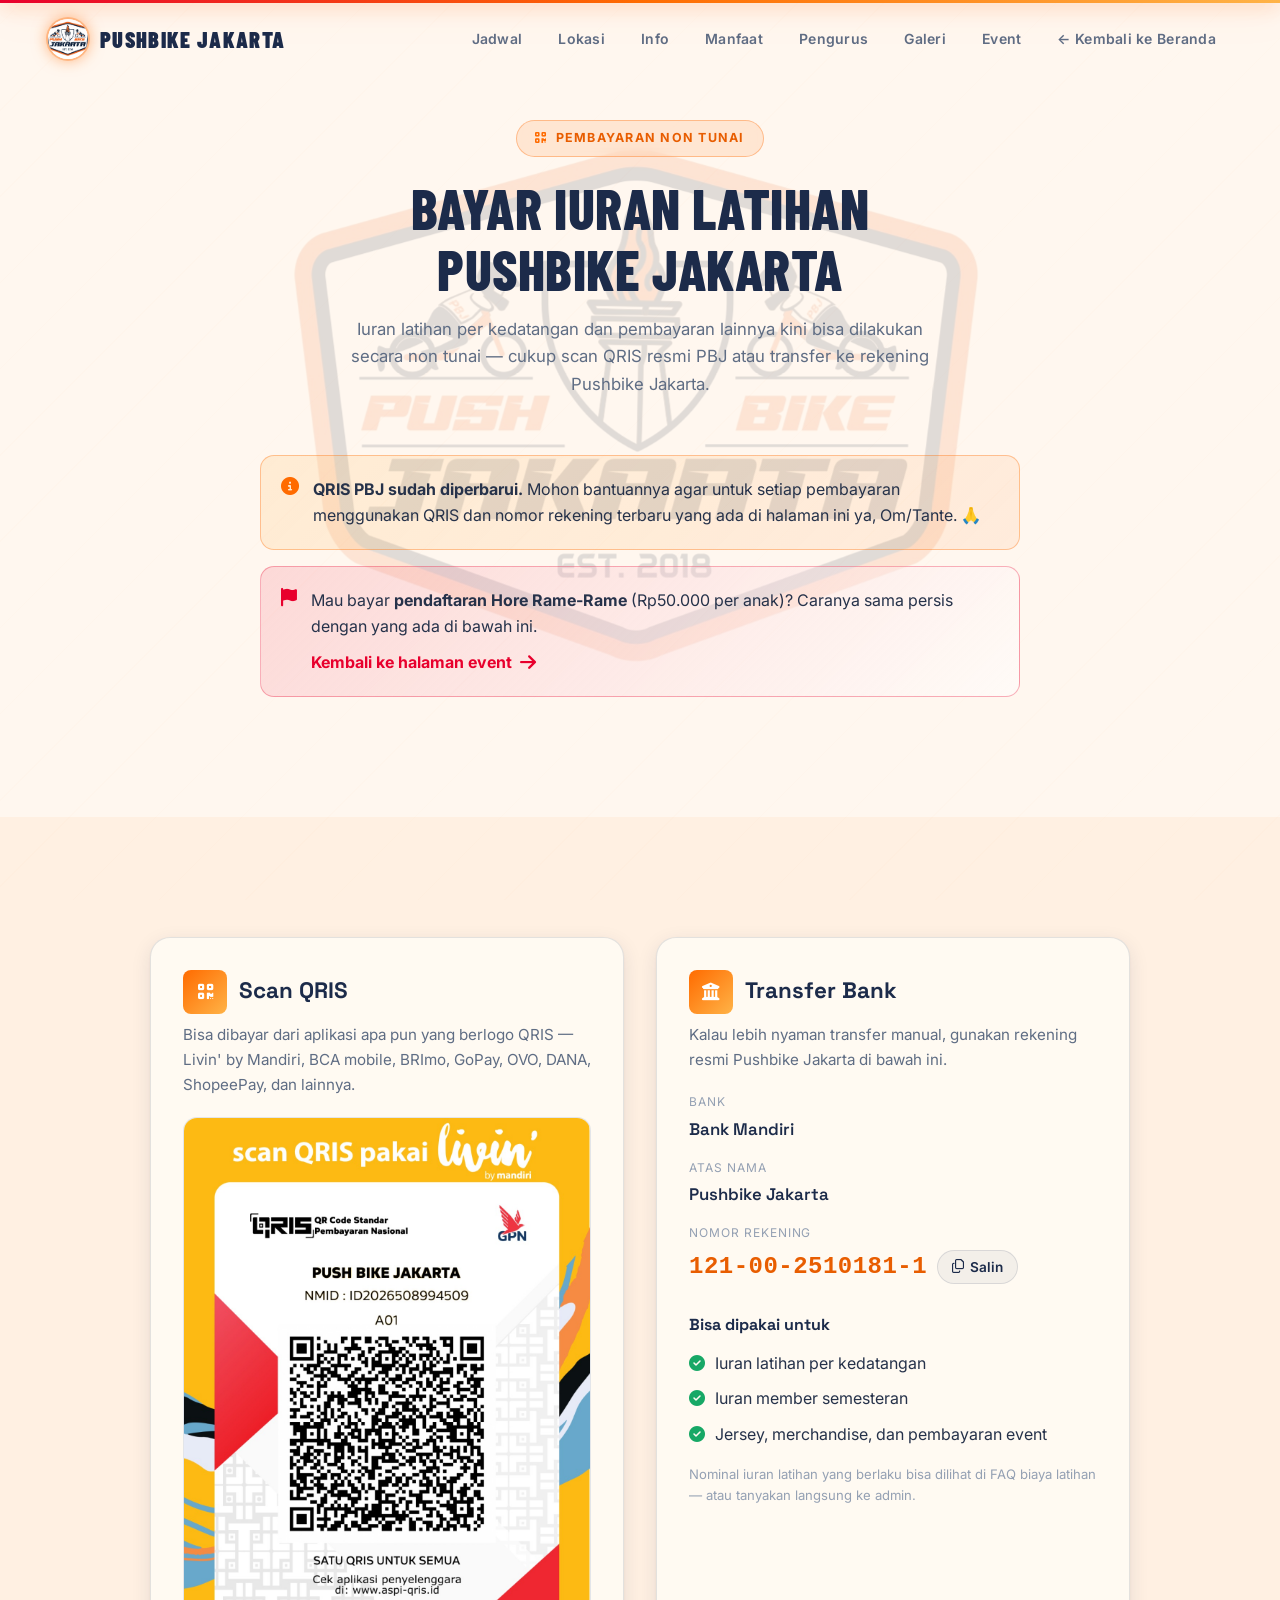
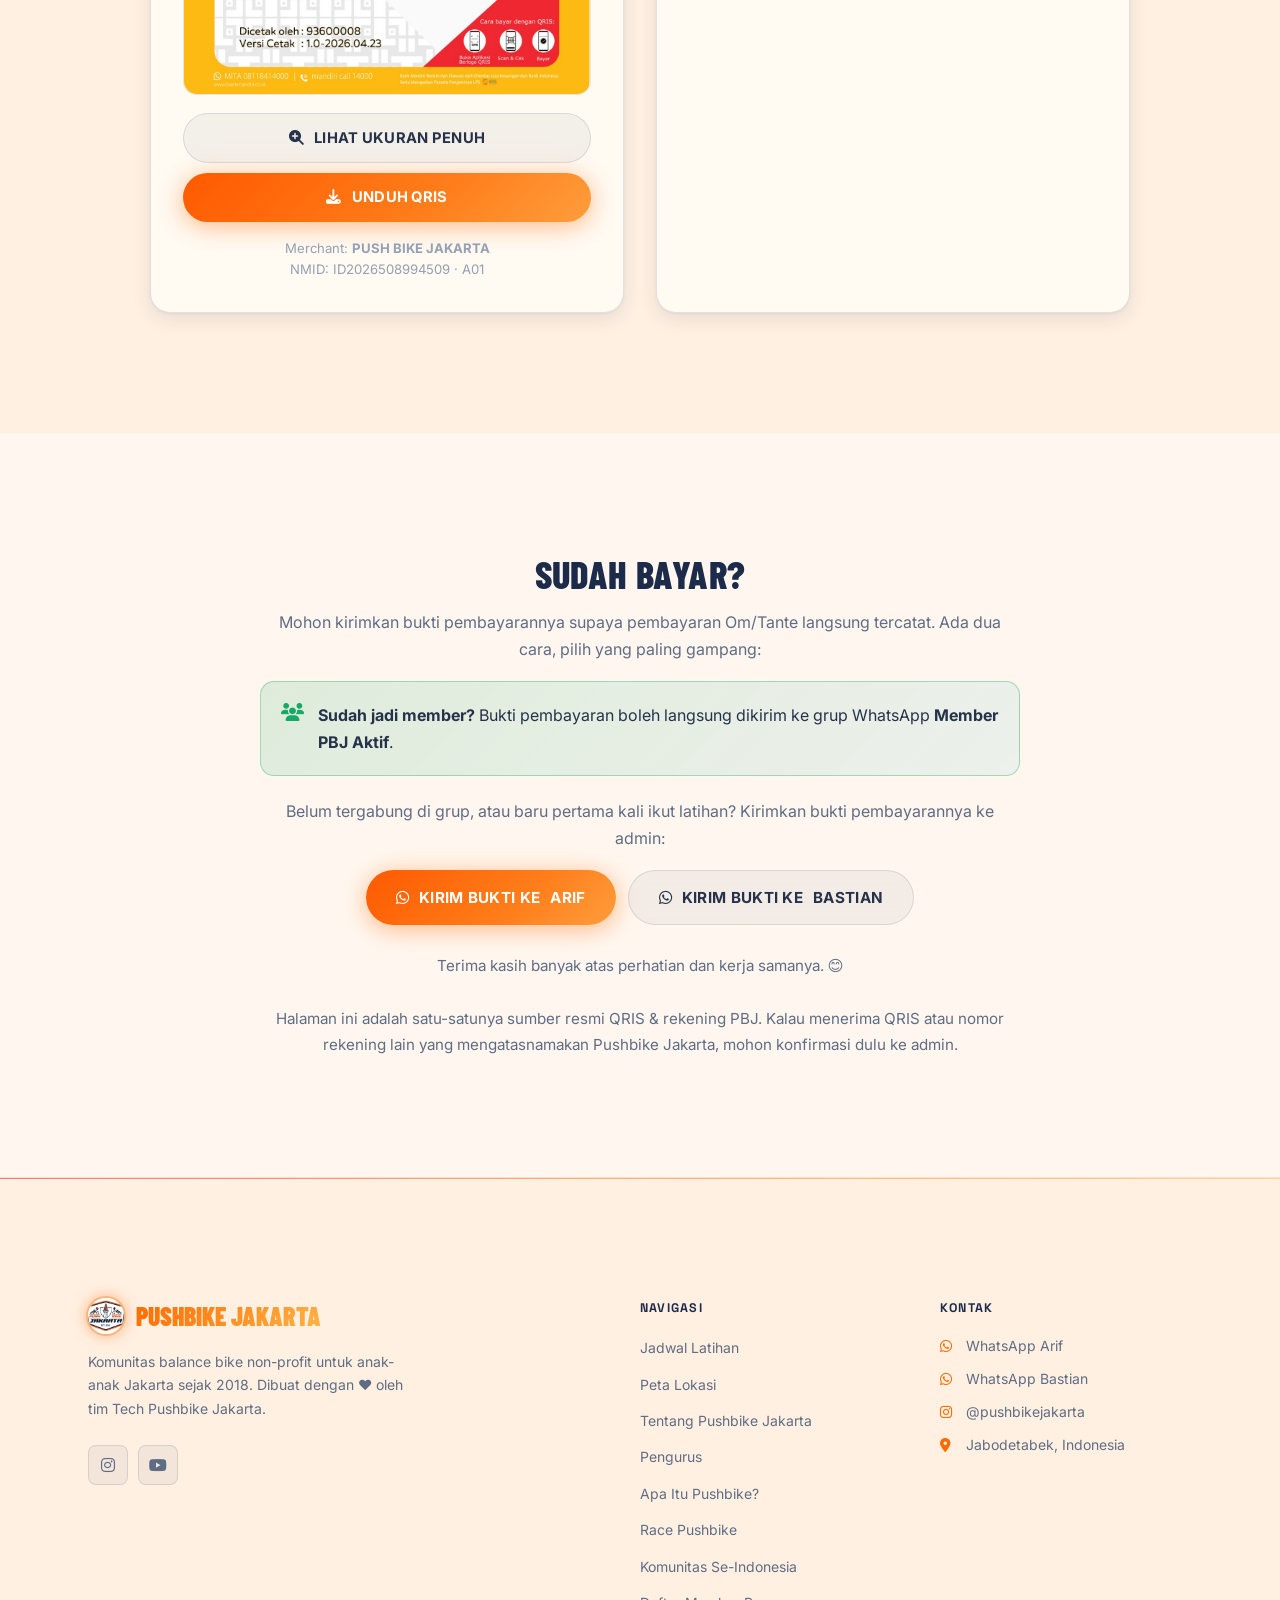
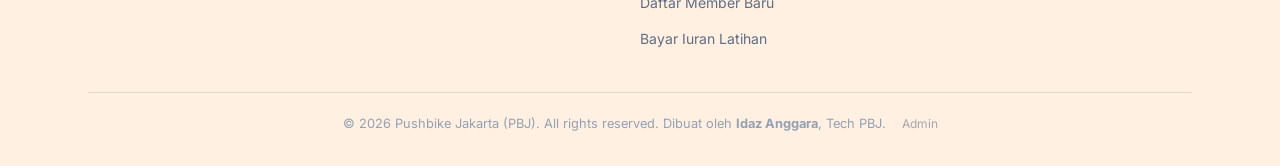
<file: bayar.html>
<!DOCTYPE html>
<html lang="id">

<head>
  <meta charset="UTF-8" />
  <meta name="viewport" content="width=device-width, initial-scale=1.0" />

  <title>Bayar Iuran Latihan — Pushbike Jakarta</title>
  <meta name="description"
    content="Cara bayar iuran latihan Pushbike Jakarta secara non tunai: scan QRIS resmi PBJ atau transfer ke rekening Bank Mandiri a.n. Pushbike Jakarta." />
  <meta name="robots" content="index, follow" />
  <!-- Canonical memakai URL pendek /bayar (bukan /bayar.html) karena itu yang
       dibagikan ke grup WA; vercel.json me-rewrite /bayar ke berkas ini. -->
  <link rel="canonical" href="https://www.pushbikejakarta.com/bayar" />

  <!-- ===== OPEN GRAPH & TWITTER (preview saat link dibagikan di WA/IG/Telegram) ===== -->
  <meta property="og:type" content="website" />
  <meta property="og:site_name" content="Pushbike Jakarta" />
  <meta property="og:title" content="Bayar Iuran Latihan — Pushbike Jakarta" />
  <meta property="og:description"
    content="Scan QRIS resmi PBJ atau transfer ke rekening Bank Mandiri a.n. Pushbike Jakarta untuk iuran latihan per kedatangan." />
  <meta property="og:url" content="https://www.pushbikejakarta.com/bayar" />
  <meta property="og:image" content="https://www.pushbikejakarta.com/assets/og-image.jpg" />
  <meta property="og:image:width" content="1200" />
  <meta property="og:image:height" content="630" />
  <meta property="og:locale" content="id_ID" />
  <meta name="twitter:card" content="summary_large_image" />
  <meta name="twitter:title" content="Bayar Iuran Latihan — Pushbike Jakarta" />
  <meta name="twitter:description"
    content="Scan QRIS resmi PBJ atau transfer ke rekening Bank Mandiri a.n. Pushbike Jakarta." />
  <meta name="twitter:image" content="https://www.pushbikejakarta.com/assets/og-image.jpg" />

  <!-- Satu rel="icon" saja + path absolut, sama persis dengan index.html —
       alasan lengkapnya ada di blok FAVICON index.html. -->
  <link rel="icon" type="image/png" sizes="192x192" href="/assets/favicon_io/android-chrome-192x192.png" />
  <link rel="apple-touch-icon" href="/assets/favicon_io/apple-touch-icon.png" />
  <link rel="manifest" href="/assets/favicon_io/site.webmanifest" />

  <link rel="preconnect" href="https://fonts.googleapis.com" />
  <link rel="preconnect" href="https://fonts.gstatic.com" crossorigin />
  <link
    href="https://fonts.googleapis.com/css2?family=Barlow+Condensed:ital,wght@0,400;0,600;0,700;0,800;0,900;1,700&family=Inter:wght@300;400;500;600;700;800;900&family=Space+Grotesk:wght@400;500;600;700;800&display=swap"
    rel="stylesheet" />

  <!-- ?v= = cache-busting, HARUS sama dengan versi terbaru di index.html/admin.html -->
  <!-- URUTAN INI TIDAK BOLEH DITUKAR (lihat catatan di register.html).
       payment.css dimuat paling akhir: khusus halaman ini, boleh menimpa. -->
  <link rel="stylesheet" href="css/base.css?v=2" />
  <link rel="stylesheet" href="css/home.css?v=2" />
  <link rel="stylesheet" href="css/sections.css?v=2" />
  <link rel="stylesheet" href="css/responsive.css?v=2" />
  <link rel="stylesheet" href="css/data-sections.css?v=2" />
  <link rel="stylesheet" href="css/article.css?v=2" />
  <link rel="stylesheet" href="css/payment.css?v=1" />
  <link rel="stylesheet" href="https://cdnjs.cloudflare.com/ajax/libs/font-awesome/6.5.0/css/all.min.css" />
</head>

<body>
  <!-- Header/nav meniru markup index.html persis (kelas & struktur sama) supaya
       navbar konsisten, tapi TIDAK memuat main.js/schedule.js/dst — pola yang
       sama seperti register.html & admin.html. -->
  <header class="navbar" id="navbar">
    <div class="navbar__container">
      <a href="index.html" class="navbar__logo">
        <img src="assets/logo_PBJ.jpg" alt="Logo Pushbike Jakarta" class="logo-img" width="40" height="40" />
        <span class="logo-text">PUSHBIKE JAKARTA</span>
      </a>

      <nav class="navbar__nav" aria-label="Navigasi utama">
        <a href="index.html#schedule" class="nav-link">Jadwal</a>
        <a href="index.html#map" class="nav-link">Lokasi</a>
        <a href="index.html#info" class="nav-link">Info</a>
        <a href="index.html#manfaat" class="nav-link">Manfaat</a>
        <a href="index.html#pengurus" class="nav-link">Pengurus</a>
        <a href="index.html#galeri" class="nav-link">Galeri</a>
        <a href="index.html#events" class="nav-link">Event</a>
        <a href="index.html" class="nav-link">&larr; Kembali ke Beranda</a>
      </nav>

      <button class="navbar__hamburger" id="hamburgerBtn" aria-label="Buka menu" aria-expanded="false">
        <span></span>
        <span></span>
        <span></span>
      </button>
    </div>

    <div class="mobile-menu" id="mobileMenu" role="dialog" aria-modal="true">
      <a href="index.html#schedule" class="mobile-nav-link">Jadwal</a>
      <a href="index.html#map" class="mobile-nav-link">Lokasi</a>
      <a href="index.html#info" class="mobile-nav-link">Info</a>
      <a href="index.html#manfaat" class="mobile-nav-link">Manfaat</a>
      <a href="index.html#pengurus" class="mobile-nav-link">Pengurus</a>
      <a href="index.html#galeri" class="mobile-nav-link">Galeri</a>
      <a href="index.html#events" class="mobile-nav-link">Event</a>
      <a href="index.html" class="mobile-nav-link">&larr; Kembali ke Beranda</a>
    </div>
  </header>

  <main>
    <!-- ============================================================
         JUDUL HALAMAN + PENGUMUMAN QRIS BARU
         ============================================================ -->
    <section class="section has-watermark">
      <div class="container">
        <div class="section-header">
          <div class="section-badge">
            <i class="fa-solid fa-qrcode"></i> Pembayaran Non Tunai
          </div>
          <h1 class="section-title">Bayar Iuran Latihan<br />Pushbike Jakarta</h1>
          <p class="section-subtitle">
            Iuran latihan per kedatangan dan pembayaran lainnya kini bisa dilakukan
            secara non tunai — cukup scan QRIS resmi PBJ atau transfer ke rekening
            Pushbike Jakarta.
          </p>
        </div>

        <p class="payment-notice">
          <i class="fa-solid fa-circle-info"></i>
          <span>
            <strong>QRIS PBJ sudah diperbarui.</strong> Mohon bantuannya agar untuk setiap
            pembayaran menggunakan QRIS dan nomor rekening terbaru yang ada di halaman ini
            ya, Om/Tante. 🙏
          </span>
        </p>

        <!-- ============================================================
             SEMENTARA — jalan pulang ke halaman event Hore Rame-Rame.
             Dipasang karena merdeka.html mengarahkan pembayaran ke sini,
             jadi yang datang dari sana butuh cara kembali tanpa menekan
             tombol Back.

             HAPUS BLOK INI setelah event 23 Agustus 2026 selesai, berikut
             kelas .payment-notice--event di css/payment.css.
             ============================================================ -->
        <p class="payment-notice payment-notice--event">
          <i class="fa-solid fa-flag"></i>
          <span>
            Mau bayar <strong>pendaftaran Hore Rame-Rame</strong> (Rp50.000 per anak)?
            Caranya sama persis dengan yang ada di bawah ini.
            <a class="payment-notice__link" href="merdeka.html">
              Kembali ke halaman event <i class="fa-solid fa-arrow-right"></i>
            </a>
          </span>
        </p>
      </div>
    </section>

    <!-- ============================================================
         DUA CARA BAYAR: QRIS & TRANSFER BANK
         ============================================================ -->
    <section class="section payment-methods">
      <div class="container">
        <div class="payment-grid">

          <!-- ---------- Kartu 1: QRIS ----------
               Gambar QRIS ada di assets/qris/ (folder sendiri) supaya saat
               QRIS diperbarui cukup menimpa berkas di folder itu, tanpa
               menyentuh HTML. -->
          <article class="payment-card">
            <div class="payment-card__head">
              <span class="payment-card__icon" aria-hidden="true"><i class="fa-solid fa-qrcode"></i></span>
              <h2 class="payment-card__title">Scan QRIS</h2>
            </div>
            <p class="payment-card__desc">
              Bisa dibayar dari aplikasi apa pun yang berlogo QRIS — Livin' by Mandiri,
              BCA mobile, BRImo, GoPay, OVO, DANA, ShopeePay, dan lainnya.
            </p>

            <!-- Gambar dibungkus <a target="_blank"> supaya sekali ketuk membuka
                 gambar ukuran penuh (pinch-zoom bawaan browser di HP). -->
            <a class="qris-frame" href="assets/qris/qris-pbj.jpg" target="_blank" rel="noopener"
              aria-label="Lihat QRIS Pushbike Jakarta ukuran penuh">
              <img src="assets/qris/qris-pbj.jpg"
                alt="QRIS resmi Pushbike Jakarta — merchant PUSH BIKE JAKARTA, NMID ID2026508994509"
                width="1128" height="1600" loading="eager" />
            </a>

            <div class="payment-actions">
              <a class="btn btn--ghost" href="assets/qris/qris-pbj.jpg" target="_blank" rel="noopener">
                <i class="fa-solid fa-magnifying-glass-plus"></i> Lihat Ukuran Penuh
              </a>
              <a class="btn btn--primary" href="assets/qris/qris-pbj.jpg" download="QRIS-Pushbike-Jakarta.jpg">
                <i class="fa-solid fa-download"></i> Unduh QRIS
              </a>
            </div>

            <p class="qris-meta">
              Merchant: <strong>PUSH BIKE JAKARTA</strong><br />
              NMID: ID2026508994509 &middot; A01
            </p>
          </article>

          <!-- ---------- Kartu 2: Transfer bank ---------- -->
          <article class="payment-card">
            <div class="payment-card__head">
              <span class="payment-card__icon" aria-hidden="true"><i class="fa-solid fa-building-columns"></i></span>
              <h2 class="payment-card__title">Transfer Bank</h2>
            </div>
            <p class="payment-card__desc">
              Kalau lebih nyaman transfer manual, gunakan rekening resmi Pushbike Jakarta
              di bawah ini.
            </p>

            <div class="bank-detail">
              <div class="bank-row">
                <span class="bank-row__label">Bank</span>
                <span class="bank-row__value">Bank Mandiri</span>
              </div>
              <div class="bank-row">
                <span class="bank-row__label">Atas Nama</span>
                <span class="bank-row__value">Pushbike Jakarta</span>
              </div>
              <div class="bank-row">
                <span class="bank-row__label">Nomor Rekening</span>
                <div class="bank-number">
                  <span class="bank-number__value">121-00-2510181-1</span>
                  <button type="button" class="copy-btn" id="copyAccountBtn" data-account="1210025101811"
                    aria-label="Salin nomor rekening">
                    <i class="fa-regular fa-copy" aria-hidden="true"></i>
                    <span>Salin</span>
                  </button>
                </div>
              </div>
            </div>

            <h3 class="payment-card__subtitle">Bisa dipakai untuk</h3>
            <ul class="payment-list">
              <li><i class="fa-solid fa-circle-check"></i> Iuran latihan per kedatangan</li>
              <li><i class="fa-solid fa-circle-check"></i> Iuran member semesteran</li>
              <li><i class="fa-solid fa-circle-check"></i> Jersey, merchandise, dan pembayaran event</li>
            </ul>
            <p class="qris-meta qris-meta--left">
              Nominal iuran latihan yang berlaku bisa dilihat di
              <a href="index.html#faq">FAQ biaya latihan</a> — atau tanyakan langsung ke admin.
            </p>
          </article>

        </div>
      </div>
    </section>

    <!-- ============================================================
         KONFIRMASI PEMBAYARAN — kirim bukti ke admin lewat WhatsApp
         ============================================================ -->
    <section class="section">
      <div class="container">
        <div class="payment-confirm">
          <h2 class="section-title">Sudah Bayar?</h2>
          <p class="payment-confirm__text">
            Mohon kirimkan bukti pembayarannya supaya pembayaran Om/Tante langsung
            tercatat. Ada dua cara, pilih yang paling gampang:
          </p>

          <!-- Jalur member ditaruh DULUAN karena itu yang paling sering dipakai.
               Nama grup ditulis sebagai teks biasa, BUKAN link undangan — link
               undangan grup WhatsApp di halaman publik bisa dipakai siapa saja
               untuk masuk grup. -->
          <p class="payment-notice payment-notice--member">
            <i class="fa-solid fa-users"></i>
            <span>
              <strong>Sudah jadi member?</strong> Bukti pembayaran boleh langsung
              dikirim ke grup WhatsApp <strong>Member PBJ Aktif</strong>.
            </span>
          </p>

          <p class="payment-confirm__text">
            Belum tergabung di grup, atau baru pertama kali ikut latihan? Kirimkan
            bukti pembayarannya ke admin:
          </p>
          <div class="payment-confirm__buttons">
            <a id="waPayLink1" class="btn btn--primary" target="_blank" rel="noopener">
              <i class="fa-brands fa-whatsapp"></i> Kirim Bukti ke <span id="waPayName1">Admin</span>
            </a>
            <a id="waPayLink2" class="btn btn--ghost" target="_blank" rel="noopener">
              <i class="fa-brands fa-whatsapp"></i> Kirim Bukti ke <span id="waPayName2">Admin</span>
            </a>
          </div>
          <p class="payment-thanks">
            Terima kasih banyak atas perhatian dan kerja samanya. 😊
          </p>
          <p class="payment-thanks">
            Halaman ini adalah satu-satunya sumber resmi QRIS &amp; rekening PBJ.
            Kalau menerima QRIS atau nomor rekening lain yang mengatasnamakan Pushbike
            Jakarta, mohon konfirmasi dulu ke admin.
          </p>
        </div>
      </div>
    </section>
  </main>

  <!-- Footer — markup sama persis dengan index.html untuk konsistensi -->
  <footer class="footer">
    <div class="container">
      <div class="footer-grid">
        <div class="footer-brand">
          <div class="footer-logo">
            <img src="assets/logo_PBJ.jpg" alt="Logo PBJ" class="logo-img logo-img--sm" width="36" height="36" />
            <div>
              <span class="footer-logo-text">PUSHBIKE JAKARTA</span>
            </div>
          </div>
          <p class="footer-tagline">
            Komunitas balance bike non-profit untuk anak-anak Jakarta sejak 2018.
            Dibuat dengan &#10084;&#65039; oleh tim Tech Pushbike Jakarta.
          </p>
          <div class="footer-social">
            <a href="https://instagram.com/pushbikejakarta" class="social-link"
              aria-label="Instagram Pushbike Jakarta" target="_blank" rel="noopener">
              <i class="fa-brands fa-instagram"></i>
            </a>
            <a href="https://www.youtube.com/@pushbikejakarta6288" class="social-link"
              aria-label="YouTube Pushbike Jakarta" target="_blank" rel="noopener">
              <i class="fa-brands fa-youtube"></i>
            </a>
          </div>
        </div>

        <div class="footer-links">
          <h4 class="footer-links__title">Navigasi</h4>
          <ul>
            <li><a href="index.html#schedule">Jadwal Latihan</a></li>
            <li><a href="index.html#map">Peta Lokasi</a></li>
            <li><a href="index.html#info">Tentang Pushbike Jakarta</a></li>
            <li><a href="index.html#pengurus">Pengurus</a></li>
            <li><a href="apa-itu-pushbike.html">Apa Itu Pushbike?</a></li>
            <li><a href="race-pushbike.html">Race Pushbike</a></li>
            <li><a href="komunitas-pushbike-indonesia.html">Komunitas Se-Indonesia</a></li>
            <li><a href="register.html">Daftar Member Baru</a></li>
            <li><a href="bayar.html">Bayar Iuran Latihan</a></li>
          </ul>
        </div>

        <div class="footer-contact">
          <h4 class="footer-links__title">Kontak</h4>
          <ul>
            <li>
              <i class="fa-brands fa-whatsapp"></i>
              <a id="waAdminLink1" target="_blank" rel="noopener">WhatsApp Admin</a>
            </li>
            <li>
              <i class="fa-brands fa-whatsapp"></i>
              <a id="waAdminLink2" target="_blank" rel="noopener">WhatsApp Admin</a>
            </li>
            <li>
              <i class="fa-brands fa-instagram"></i>
              <a href="https://instagram.com/pushbikejakarta" target="_blank" rel="noopener">@pushbikejakarta</a>
            </li>
            <li>
              <i class="fa-solid fa-location-dot"></i>
              <span>Jabodetabek, Indonesia</span>
            </li>
          </ul>
        </div>
      </div>

      <div class="footer-bottom">
        <hr class="footer-divider" />
        <p class="footer-copy">
          &copy; <span id="footerYear">2026</span> Pushbike Jakarta (PBJ). All rights reserved.
          Dibuat oleh <a href="https://www.instagram.com/idazanggara/" target="_blank"
            rel="noopener"><strong>Idaz Anggara</strong></a>, Tech PBJ.
          <a href="admin.html" class="footer-admin-link" aria-label="Halaman admin pengurus">Admin</a>
        </p>
      </div>
    </div>
  </footer>

  <!-- Versi ?v= HARUS sama dengan index.html/admin.html supaya membaca
       config.js dari cache entry yang sama (tidak ada yang stale) -->
  <script src="js/config.js?v=16"></script>
  <!-- site-settings.js dipakai di sini HANYA untuk resolveAdminWaContacts()
       (nomor WA admin dari tab Config); bagian form pendaftarannya no-op
       karena elemen terkait tidak ada di halaman ini. -->
  <script src="js/site-settings.js?v=6"></script>
  <script src="js/page-chrome.js?v=1"></script>
  <script>
    /* ================================================================
       Script KHUSUS halaman ini:
       1. Tombol "Salin" nomor rekening.
       2. Tombol WhatsApp konfirmasi pembayaran (waPayLink1/2) — beda dari
          link WA footer yang sudah diurus page-chrome.js, yang ini membawa
          teks pesan siap kirim tentang bukti pembayaran iuran.
       ================================================================ */

    initCopyAccountButton()
    initWhatsappConfirmButtons()

    /**
     * Menyalin nomor rekening TANPA tanda hubung (dibaca dari data-account),
     * karena itu format yang diminta aplikasi m-banking saat ditempel.
     *
     * Memakai copyTextToClipboard()/showCopyFeedback()/COPY_FEEDBACK_MS dari
     * config.js — helper yang sama dengan tombol "Salin link" di FAQ & galeri,
     * lengkap dengan jalur cadangan execCommand untuk browser tanpa
     * navigator.clipboard (mis. halaman dibuka lewat http:// atau WebView lama).
     */
    function initCopyAccountButton() {
      const copyBtn = document.getElementById('copyAccountBtn')
      if (!copyBtn || typeof copyTextToClipboard !== 'function') return

      copyBtn.addEventListener('click', () => {
        const accountNumber = copyBtn.dataset.account
        if (!accountNumber) return

        copyTextToClipboard(accountNumber).then(() => {
          showCopyFeedback(copyBtn)
          copyBtn.classList.add('is-copied')
          setTimeout(() => copyBtn.classList.remove('is-copied'), COPY_FEEDBACK_MS)
        })
      })
    }

    /**
     * Mengisi tombol WhatsApp konfirmasi dengan nomor admin dari tab Config
     * (fallback ke konstanta di config.js). Tombol kedua disembunyikan kalau
     * memang cuma ada satu kontak terkonfigurasi — bukan dibiarkan jadi
     * tombol dengan link kosong.
     */
    async function initWhatsappConfirmButtons() {
      if (typeof resolveAdminWaContacts !== 'function') return

      try {
        const [primary, secondary] = await resolveAdminWaContacts()
        const pesan = 'Halo Admin PBJ, saya ingin konfirmasi pembayaran iuran latihan. Berikut bukti pembayarannya:'

        applyWaContact('waPayLink1', 'waPayName1', primary, pesan)
        applyWaContact('waPayLink2', 'waPayName2', secondary, pesan)
      } catch (error) {
        // QRIS & nomor rekening tetap terbaca walau tombol WA gagal dimuat
        console.warn('Tombol konfirmasi WhatsApp tidak dapat dimuat:', error)
      }
    }

    function applyWaContact(linkId, nameId, contact, pesan) {
      const link = document.getElementById(linkId)
      if (!link) return

      if (!contact || !contact.number) {
        link.hidden = true
        return
      }

      link.href = `https://wa.me/${contact.number}?text=${encodeURIComponent(pesan)}`
      const name = document.getElementById(nameId)
      if (name) name.textContent = contact.name
    }
  </script>
</body>

</html>
</file>
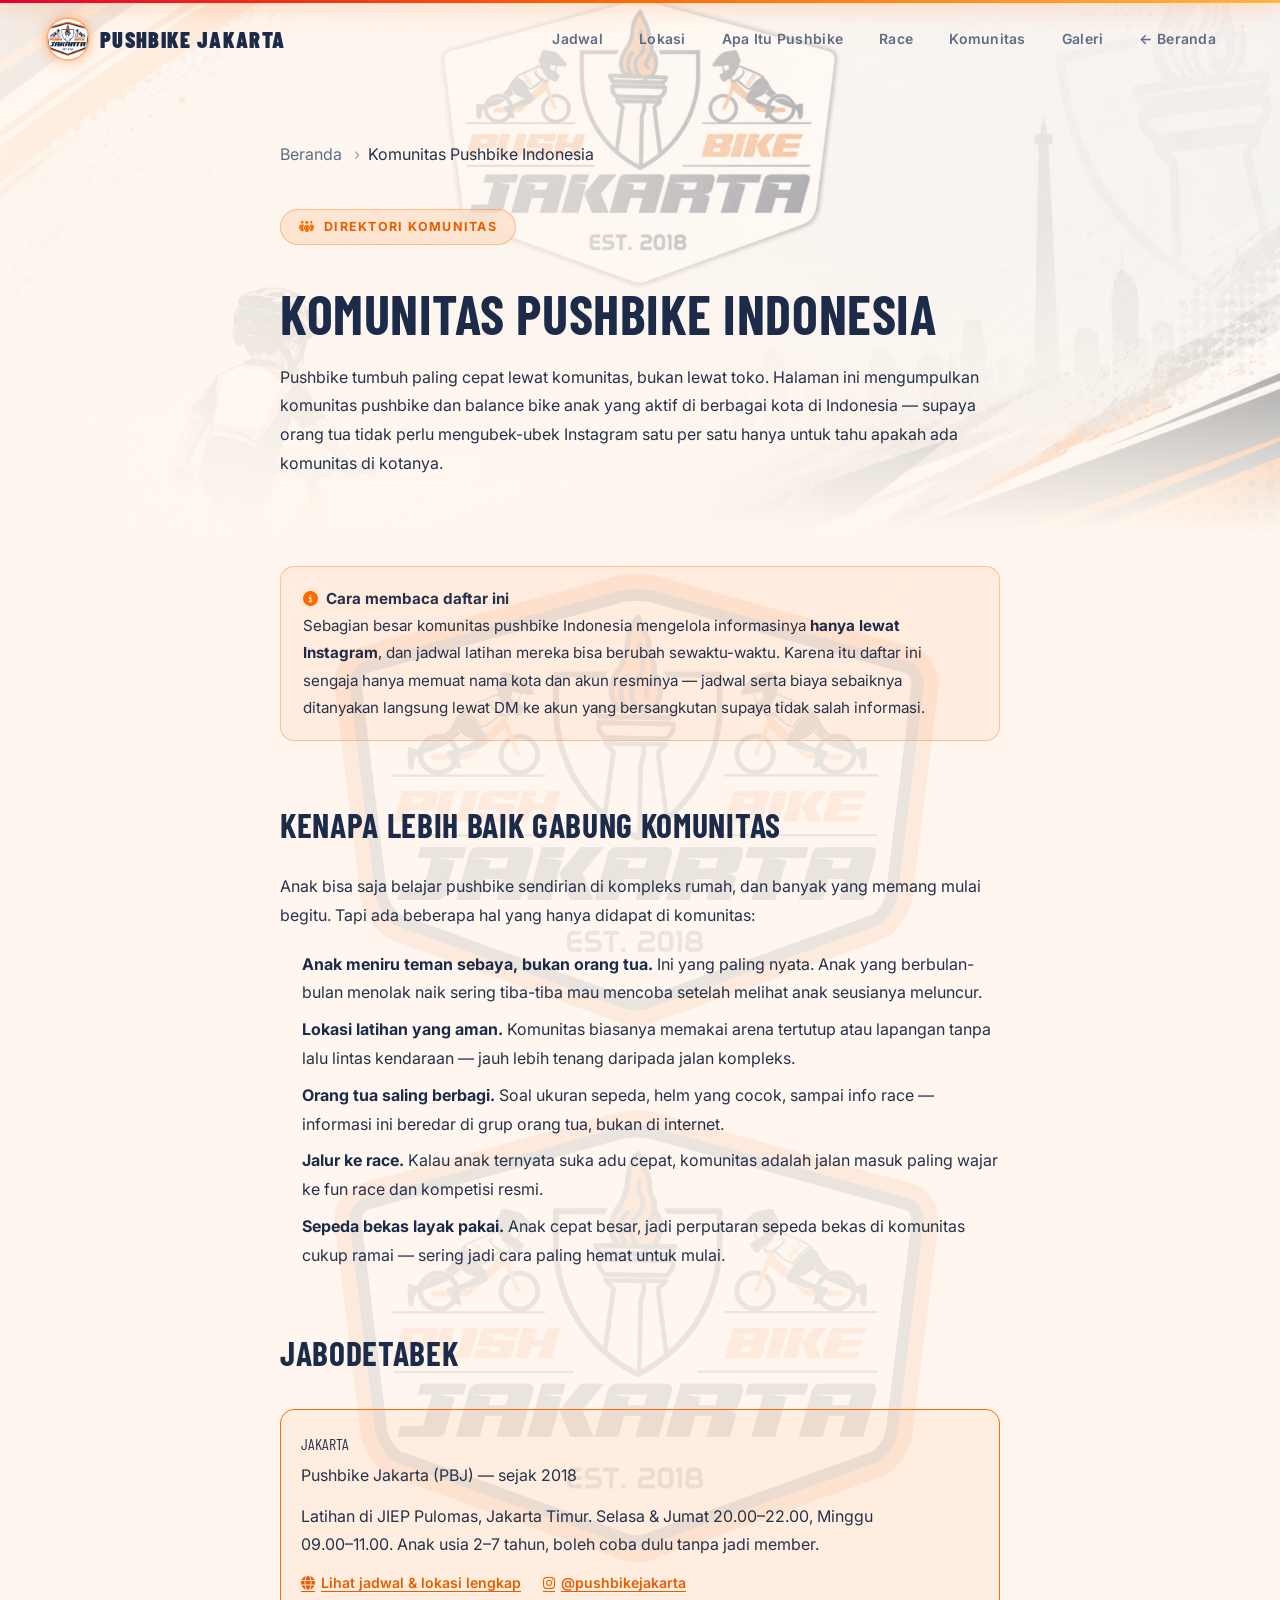
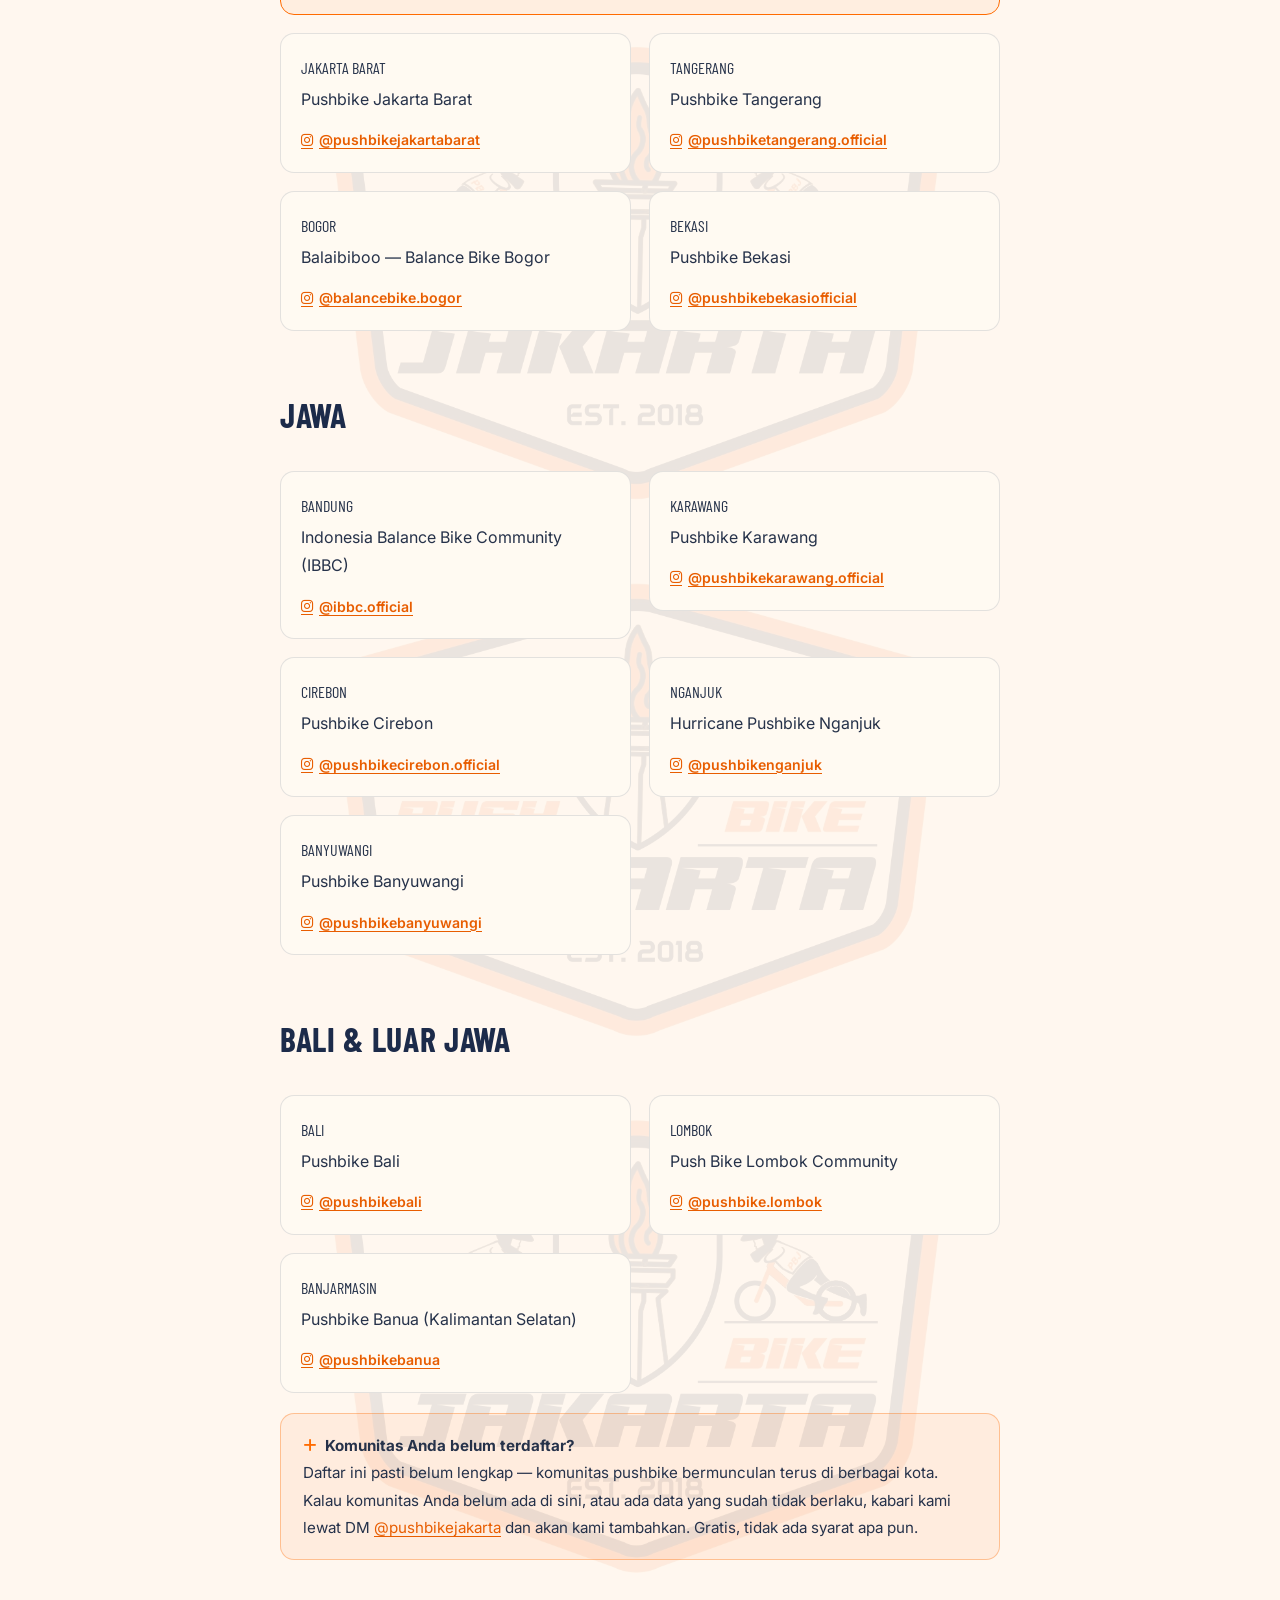
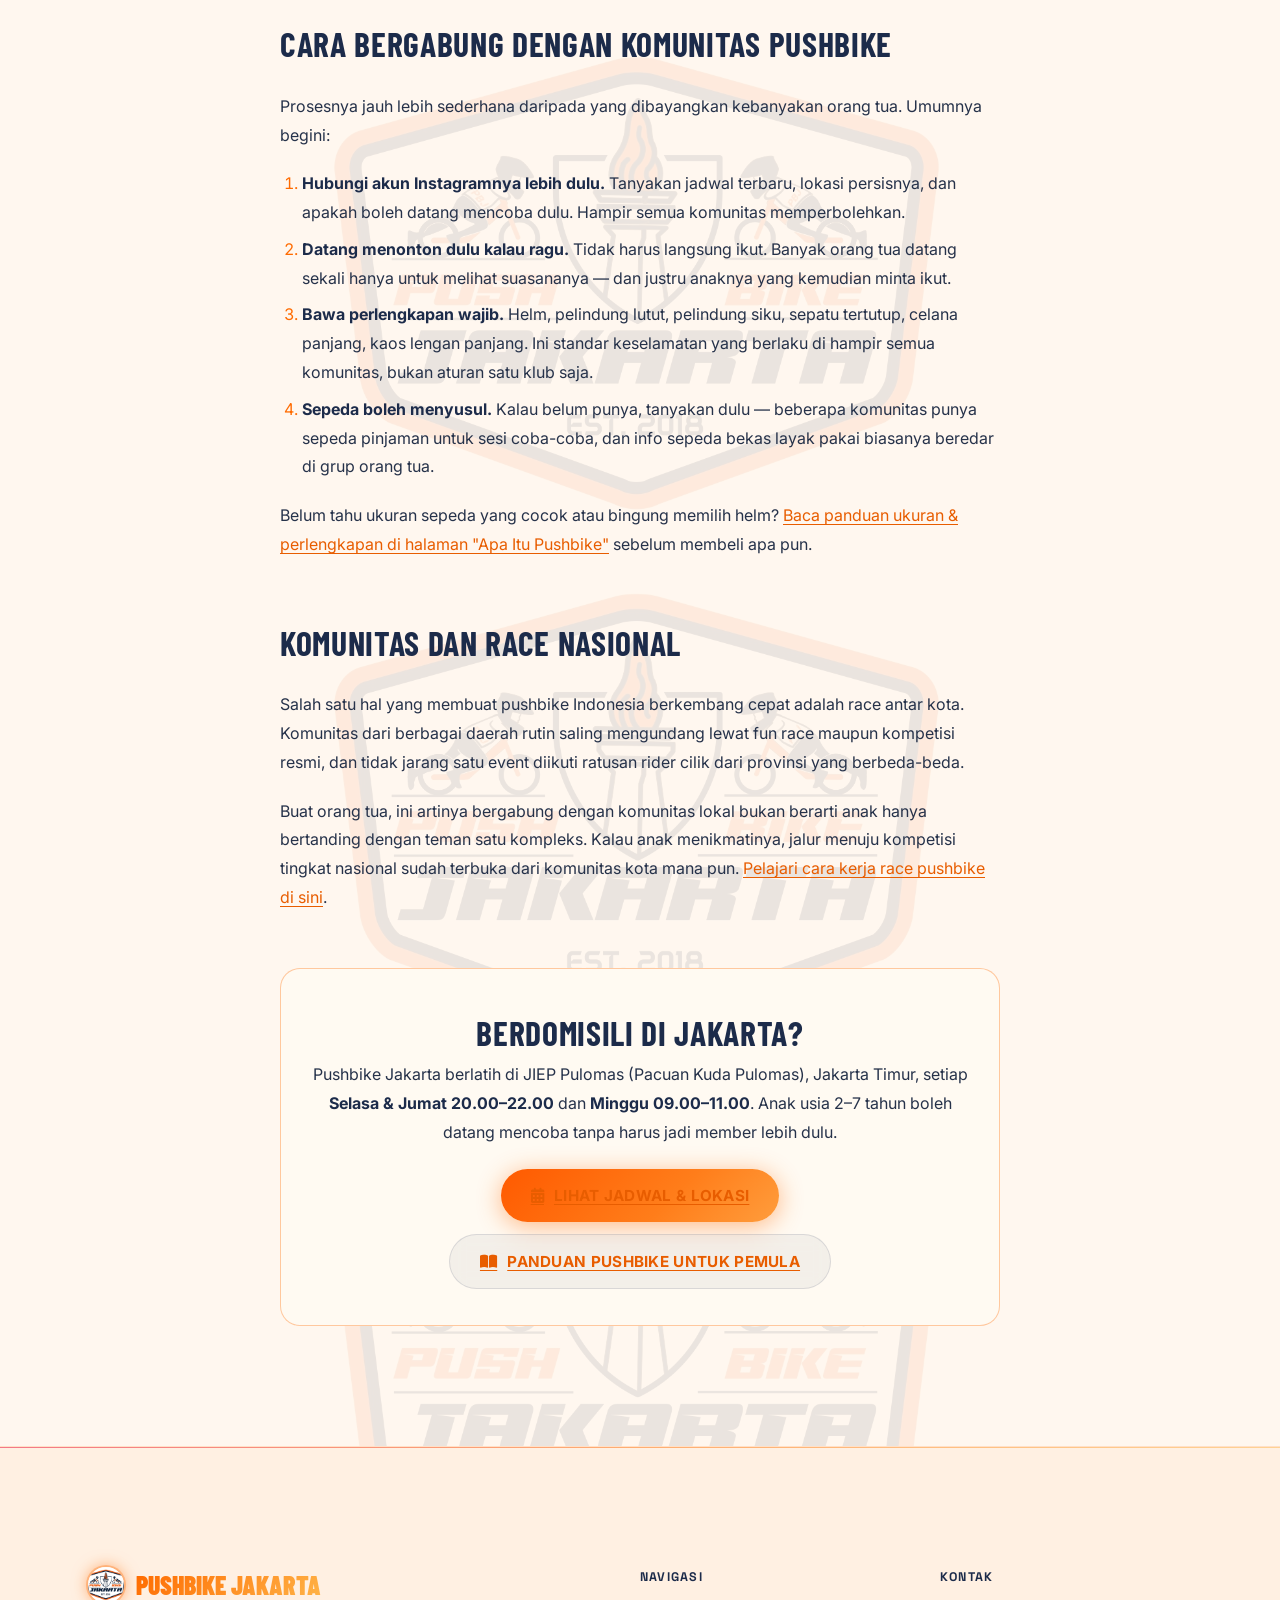
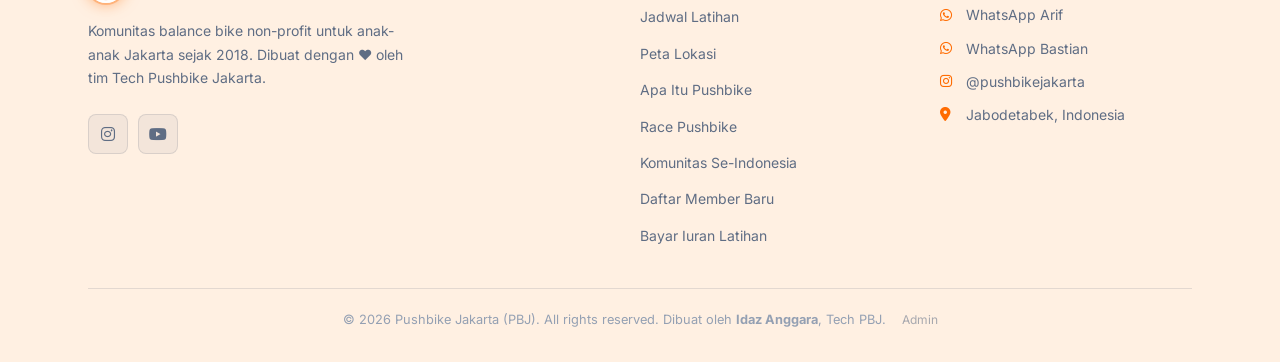
<file: komunitas-pushbike-indonesia.html>
<!DOCTYPE html>
<html lang="id">

<head>
  <meta charset="UTF-8" />
  <meta name="viewport" content="width=device-width, initial-scale=1.0" />

  <title>Komunitas Pushbike Indonesia — Daftar Lengkap per Kota</title>
  <meta name="description"
    content="Daftar komunitas pushbike & balance bike anak di Indonesia per kota, dari Jakarta sampai Banjarmasin. Cari yang terdekat dari rumah dan cara gabungnya." />
  <meta name="robots" content="index, follow, max-image-preview:large" />
  <link rel="canonical" href="https://www.pushbikejakarta.com/komunitas-pushbike-indonesia.html" />

  <!-- ===== OPEN GRAPH & TWITTER ===== -->
  <meta property="og:type" content="article" />
  <meta property="og:site_name" content="Pushbike Jakarta" />
  <meta property="og:title" content="Komunitas Pushbike Indonesia — Daftar Lengkap per Kota" />
  <meta property="og:description"
    content="Daftar komunitas pushbike & balance bike anak di Indonesia, lengkap per kota dari Jakarta sampai Banjarmasin. Cari komunitas terdekat dari rumah." />
  <meta property="og:url" content="https://www.pushbikejakarta.com/komunitas-pushbike-indonesia.html" />
  <meta property="og:image" content="https://www.pushbikejakarta.com/assets/og-image.jpg" />
  <meta property="og:image:width" content="1200" />
  <meta property="og:image:height" content="630" />
  <meta property="og:locale" content="id_ID" />
  <meta name="twitter:card" content="summary_large_image" />
  <meta name="twitter:title" content="Komunitas Pushbike Indonesia — Daftar Lengkap per Kota" />
  <meta name="twitter:description"
    content="Daftar komunitas pushbike & balance bike anak di Indonesia, lengkap per kota. Cari yang terdekat dari rumah." />
  <meta name="twitter:image" content="https://www.pushbikejakarta.com/assets/og-image.jpg" />

  <!-- Favicon: satu rel="icon" + path absolut, alasan lengkap di index.html -->
  <link rel="icon" type="image/png" sizes="192x192" href="/assets/favicon_io/android-chrome-192x192.png" />
  <link rel="apple-touch-icon" href="/assets/favicon_io/apple-touch-icon.png" />
  <link rel="manifest" href="/assets/favicon_io/site.webmanifest" />

  <link rel="preconnect" href="https://fonts.googleapis.com" />
  <link rel="preconnect" href="https://fonts.gstatic.com" crossorigin />
  <link
    href="https://fonts.googleapis.com/css2?family=Barlow+Condensed:ital,wght@0,400;0,600;0,700;0,800;0,900;1,700&family=Inter:wght@300;400;500;600;700;800;900&family=Space+Grotesk:wght@400;500;600;700;800&display=swap"
    rel="stylesheet" />

  <!-- ?v= = cache-busting, HARUS sama dengan versi terbaru di index.html -->
  <!-- style.css dipecah jadi 6 berkas bertema (lihat header masing-masing).
       URUTAN INI TIDAK BOLEH DITUKAR: CSS bersifat cascade dan berkas-berkas
       ini dipotong berurutan dari satu file besar, jadi menukar urutannya akan
       mengubah tampilan. Naikkan ?v= di SEMUA baris tiap kali salah satunya diubah. -->
  <link rel="stylesheet" href="css/base.css?v=2" />
  <link rel="stylesheet" href="css/home.css?v=2" />
  <link rel="stylesheet" href="css/sections.css?v=2" />
  <link rel="stylesheet" href="css/responsive.css?v=2" />
  <link rel="stylesheet" href="css/data-sections.css?v=2" />
  <link rel="stylesheet" href="css/article.css?v=2" />
  <link rel="stylesheet" href="https://cdnjs.cloudflare.com/ajax/libs/font-awesome/6.5.0/css/all.min.css" />

  <!-- ===== DATA TERSTRUKTUR =====
       Article + BreadcrumbList. SENGAJA TIDAK memakai ItemList berisi tiap
       komunitas: data yang didaftarkan ke Google harus bisa dijaga tetap akurat,
       sedangkan jadwal & status komunitas lain ada di luar kendali kami. Yang
       dijanjikan ke mesin pencari harus sama dengan yang bisa dipertanggungjawabkan. -->
  <script type="application/ld+json">
  {
    "@context": "https://schema.org",
    "@type": "Article",
    "headline": "Komunitas Pushbike Indonesia — Daftar Lengkap per Kota",
    "description": "Daftar komunitas pushbike dan balance bike anak yang aktif di berbagai kota di Indonesia, beserta cara bergabung dan hal yang perlu disiapkan sebelum datang.",
    "image": "https://www.pushbikejakarta.com/assets/og-image.jpg",
    "inLanguage": "id-ID",
    "author": {
      "@type": "Organization",
      "name": "Pushbike Jakarta",
      "url": "https://www.pushbikejakarta.com/"
    },
    "publisher": {
      "@type": "Organization",
      "name": "Pushbike Jakarta",
      "logo": {
        "@type": "ImageObject",
        "url": "https://www.pushbikejakarta.com/assets/favicon_io/android-chrome-192x192.png"
      }
    },
    "mainEntityOfPage": {
      "@type": "WebPage",
      "@id": "https://www.pushbikejakarta.com/komunitas-pushbike-indonesia.html"
    }
  }
  </script>

  <script type="application/ld+json">
  {
    "@context": "https://schema.org",
    "@type": "BreadcrumbList",
    "itemListElement": [
      { "@type": "ListItem", "position": 1, "name": "Beranda", "item": "https://www.pushbikejakarta.com/" },
      { "@type": "ListItem", "position": 2, "name": "Komunitas Pushbike Indonesia", "item": "https://www.pushbikejakarta.com/komunitas-pushbike-indonesia.html" }
    ]
  }
  </script>
</head>

<body>
  <header class="navbar" id="navbar">
    <div class="navbar__container">
      <a href="index.html" class="navbar__logo">
        <img src="assets/logo_PBJ.jpg" alt="Logo Pushbike Jakarta" class="logo-img" width="40" height="40" />
        <span class="logo-text">PUSHBIKE JAKARTA</span>
      </a>

      <nav class="navbar__nav" aria-label="Navigasi utama">
        <a href="index.html#schedule" class="nav-link">Jadwal</a>
        <a href="index.html#map" class="nav-link">Lokasi</a>
        <a href="apa-itu-pushbike.html" class="nav-link">Apa Itu Pushbike</a>
        <a href="race-pushbike.html" class="nav-link">Race</a>
        <a href="komunitas-pushbike-indonesia.html" class="nav-link">Komunitas</a>
        <a href="index.html#galeri" class="nav-link">Galeri</a>
        <a href="index.html" class="nav-link">&larr; Beranda</a>
      </nav>

      <button class="navbar__hamburger" id="hamburgerBtn" aria-label="Buka menu" aria-expanded="false">
        <span></span>
        <span></span>
        <span></span>
      </button>
    </div>

    <div class="mobile-menu" id="mobileMenu" role="dialog" aria-modal="true">
      <a href="index.html#schedule" class="mobile-nav-link">Jadwal</a>
      <a href="index.html#map" class="mobile-nav-link">Lokasi</a>
      <a href="apa-itu-pushbike.html" class="mobile-nav-link">Apa Itu Pushbike</a>
      <a href="race-pushbike.html" class="mobile-nav-link">Race</a>
      <a href="komunitas-pushbike-indonesia.html" class="mobile-nav-link">Komunitas</a>
      <a href="index.html#galeri" class="mobile-nav-link">Galeri</a>
      <a href="index.html" class="mobile-nav-link">&larr; Beranda</a>
    </div>
  </header>

  <main>
    <!-- Kepala halaman bergambar. Navbar itu fixed & transparan sampai di-scroll,
         jadi tanpa band bergambar di sini ia melayang di atas latar krem polos —
         lihat komentar .page-hero di css/article.css. -->
    <section class="page-hero">
      <div class="container">
        <div class="article">
          <nav class="breadcrumb" aria-label="Jejak navigasi">
            <ol>
              <li><a href="index.html">Beranda</a></li>
              <li>Komunitas Pushbike Indonesia</li>
            </ol>
          </nav>

          <div class="section-badge">
            <i class="fa-solid fa-people-group"></i> Direktori Komunitas
          </div>

          <h1 class="page-hero__title">Komunitas Pushbike Indonesia</h1>

          <p class="article__lead">
            Pushbike tumbuh paling cepat lewat komunitas, bukan lewat toko. Halaman ini
            mengumpulkan komunitas pushbike dan balance bike anak yang aktif di berbagai kota
            di Indonesia — supaya orang tua tidak perlu mengubek-ubek Instagram satu per satu
            hanya untuk tahu apakah ada komunitas di kotanya.
          </p>
        </div>
      </div>
    </section>

    <section class="section has-watermark has-watermark--tiled">
      <div class="container">
        <div class="article">
          <div class="article-callout">
            <p class="article-callout__title"><i class="fa-solid fa-circle-info"></i> Cara membaca daftar ini</p>
            <p>
              Sebagian besar komunitas pushbike Indonesia mengelola informasinya
              <strong>hanya lewat Instagram</strong>, dan jadwal latihan mereka bisa berubah
              sewaktu-waktu. Karena itu daftar ini sengaja hanya memuat nama kota dan akun
              resminya — jadwal serta biaya sebaiknya ditanyakan langsung lewat DM ke akun
              yang bersangkutan supaya tidak salah informasi.
            </p>
          </div>

          <h2 id="kenapa-komunitas">Kenapa lebih baik gabung komunitas</h2>

          <p>
            Anak bisa saja belajar pushbike sendirian di kompleks rumah, dan banyak yang
            memang mulai begitu. Tapi ada beberapa hal yang hanya didapat di komunitas:
          </p>

          <ul>
            <li>
              <strong>Anak meniru teman sebaya, bukan orang tua.</strong> Ini yang paling
              nyata. Anak yang berbulan-bulan menolak naik sering tiba-tiba mau mencoba
              setelah melihat anak seusianya meluncur.
            </li>
            <li>
              <strong>Lokasi latihan yang aman.</strong> Komunitas biasanya memakai arena
              tertutup atau lapangan tanpa lalu lintas kendaraan — jauh lebih tenang daripada
              jalan kompleks.
            </li>
            <li>
              <strong>Orang tua saling berbagi.</strong> Soal ukuran sepeda, helm yang cocok,
              sampai info race — informasi ini beredar di grup orang tua, bukan di internet.
            </li>
            <li>
              <strong>Jalur ke race.</strong> Kalau anak ternyata suka adu cepat, komunitas
              adalah jalan masuk paling wajar ke fun race dan kompetisi resmi.
            </li>
            <li>
              <strong>Sepeda bekas layak pakai.</strong> Anak cepat besar, jadi perputaran
              sepeda bekas di komunitas cukup ramai — sering jadi cara paling hemat untuk
              mulai.
            </li>
          </ul>

          <h2 id="jabodetabek">Jabodetabek</h2>

          <div class="community-grid">
            <article class="community-card community-card--own">
              <p class="community-card__city">Jakarta</p>
              <p class="community-card__name">Pushbike Jakarta (PBJ) — sejak 2018</p>
              <p class="community-card__note">
                Latihan di JIEP Pulomas, Jakarta Timur. Selasa &amp; Jumat 20.00–22.00,
                Minggu 09.00–11.00. Anak usia 2–7 tahun, boleh coba dulu tanpa jadi member.
              </p>
              <div class="community-card__links">
                <a class="community-card__link" href="index.html">
                  <i class="fa-solid fa-globe"></i> Lihat jadwal &amp; lokasi lengkap
                </a>
                <a class="community-card__link" href="https://www.instagram.com/pushbikejakarta/"
                  target="_blank" rel="noopener">
                  <i class="fa-brands fa-instagram"></i> @pushbikejakarta
                </a>
              </div>
            </article>

            <article class="community-card">
              <p class="community-card__city">Jakarta Barat</p>
              <p class="community-card__name">Pushbike Jakarta Barat</p>
              <a class="community-card__link" href="https://www.instagram.com/pushbikejakartabarat/"
                target="_blank" rel="noopener">
                <i class="fa-brands fa-instagram"></i> @pushbikejakartabarat
              </a>
            </article>

            <article class="community-card">
              <p class="community-card__city">Tangerang</p>
              <p class="community-card__name">Pushbike Tangerang</p>
              <a class="community-card__link" href="https://www.instagram.com/pushbiketangerang.official/"
                target="_blank" rel="noopener">
                <i class="fa-brands fa-instagram"></i> @pushbiketangerang.official
              </a>
            </article>

            <article class="community-card">
              <p class="community-card__city">Bogor</p>
              <p class="community-card__name">Balaibiboo — Balance Bike Bogor</p>
              <a class="community-card__link" href="https://www.instagram.com/balancebike.bogor/"
                target="_blank" rel="noopener">
                <i class="fa-brands fa-instagram"></i> @balancebike.bogor
              </a>
            </article>

            <article class="community-card">
              <p class="community-card__city">Bekasi</p>
              <p class="community-card__name">Pushbike Bekasi</p>
              <a class="community-card__link" href="https://www.instagram.com/pushbikebekasiofficial/"
                target="_blank" rel="noopener">
                <i class="fa-brands fa-instagram"></i> @pushbikebekasiofficial
              </a>
            </article>
          </div>

          <h2 id="jawa">Jawa</h2>

          <div class="community-grid">
            <article class="community-card">
              <p class="community-card__city">Bandung</p>
              <p class="community-card__name">Indonesia Balance Bike Community (IBBC)</p>
              <a class="community-card__link" href="https://www.instagram.com/ibbc.official/"
                target="_blank" rel="noopener">
                <i class="fa-brands fa-instagram"></i> @ibbc.official
              </a>
            </article>

            <article class="community-card">
              <p class="community-card__city">Karawang</p>
              <p class="community-card__name">Pushbike Karawang</p>
              <a class="community-card__link" href="https://www.instagram.com/pushbikekarawang.official/"
                target="_blank" rel="noopener">
                <i class="fa-brands fa-instagram"></i> @pushbikekarawang.official
              </a>
            </article>

            <article class="community-card">
              <p class="community-card__city">Cirebon</p>
              <p class="community-card__name">Pushbike Cirebon</p>
              <a class="community-card__link" href="https://www.instagram.com/pushbikecirebon.official/"
                target="_blank" rel="noopener">
                <i class="fa-brands fa-instagram"></i> @pushbikecirebon.official
              </a>
            </article>

            <article class="community-card">
              <p class="community-card__city">Nganjuk</p>
              <p class="community-card__name">Hurricane Pushbike Nganjuk</p>
              <a class="community-card__link" href="https://www.instagram.com/pushbikenganjuk/"
                target="_blank" rel="noopener">
                <i class="fa-brands fa-instagram"></i> @pushbikenganjuk
              </a>
            </article>

            <article class="community-card">
              <p class="community-card__city">Banyuwangi</p>
              <p class="community-card__name">Pushbike Banyuwangi</p>
              <a class="community-card__link" href="https://www.instagram.com/pushbikebanyuwangi/"
                target="_blank" rel="noopener">
                <i class="fa-brands fa-instagram"></i> @pushbikebanyuwangi
              </a>
            </article>
          </div>

          <h2 id="luar-jawa">Bali &amp; luar Jawa</h2>

          <div class="community-grid">
            <article class="community-card">
              <p class="community-card__city">Bali</p>
              <p class="community-card__name">Pushbike Bali</p>
              <a class="community-card__link" href="https://www.instagram.com/pushbikebali/"
                target="_blank" rel="noopener">
                <i class="fa-brands fa-instagram"></i> @pushbikebali
              </a>
            </article>

            <article class="community-card">
              <p class="community-card__city">Lombok</p>
              <p class="community-card__name">Push Bike Lombok Community</p>
              <a class="community-card__link" href="https://www.instagram.com/pushbike.lombok/"
                target="_blank" rel="noopener">
                <i class="fa-brands fa-instagram"></i> @pushbike.lombok
              </a>
            </article>

            <article class="community-card">
              <p class="community-card__city">Banjarmasin</p>
              <p class="community-card__name">Pushbike Banua (Kalimantan Selatan)</p>
              <a class="community-card__link" href="https://www.instagram.com/pushbikebanua/"
                target="_blank" rel="noopener">
                <i class="fa-brands fa-instagram"></i> @pushbikebanua
              </a>
            </article>
          </div>

          <div class="article-callout">
            <p class="article-callout__title"><i class="fa-solid fa-plus"></i> Komunitas Anda belum terdaftar?</p>
            <p>
              Daftar ini pasti belum lengkap — komunitas pushbike bermunculan terus di
              berbagai kota. Kalau komunitas Anda belum ada di sini, atau ada data yang sudah
              tidak berlaku, kabari kami lewat DM
              <a href="https://www.instagram.com/pushbikejakarta/" target="_blank" rel="noopener">@pushbikejakarta</a>
              dan akan kami tambahkan. Gratis, tidak ada syarat apa pun.
            </p>
          </div>

          <h2 id="cara-gabung">Cara bergabung dengan komunitas pushbike</h2>

          <p>
            Prosesnya jauh lebih sederhana daripada yang dibayangkan kebanyakan orang tua.
            Umumnya begini:
          </p>

          <ol>
            <li>
              <strong>Hubungi akun Instagramnya lebih dulu.</strong> Tanyakan jadwal terbaru,
              lokasi persisnya, dan apakah boleh datang mencoba dulu. Hampir semua komunitas
              memperbolehkan.
            </li>
            <li>
              <strong>Datang menonton dulu kalau ragu.</strong> Tidak harus langsung ikut.
              Banyak orang tua datang sekali hanya untuk melihat suasananya — dan justru
              anaknya yang kemudian minta ikut.
            </li>
            <li>
              <strong>Bawa perlengkapan wajib.</strong> Helm, pelindung lutut, pelindung siku,
              sepatu tertutup, celana panjang, kaos lengan panjang. Ini standar keselamatan
              yang berlaku di hampir semua komunitas, bukan aturan satu klub saja.
            </li>
            <li>
              <strong>Sepeda boleh menyusul.</strong> Kalau belum punya, tanyakan dulu —
              beberapa komunitas punya sepeda pinjaman untuk sesi coba-coba, dan info sepeda
              bekas layak pakai biasanya beredar di grup orang tua.
            </li>
          </ol>

          <p>
            Belum tahu ukuran sepeda yang cocok atau bingung memilih helm?
            <a href="apa-itu-pushbike.html#ukuran">Baca panduan ukuran &amp; perlengkapan di
            halaman "Apa Itu Pushbike"</a> sebelum membeli apa pun.
          </p>

          <h2 id="race-nasional">Komunitas dan race nasional</h2>

          <p>
            Salah satu hal yang membuat pushbike Indonesia berkembang cepat adalah race antar
            kota. Komunitas dari berbagai daerah rutin saling mengundang lewat fun race maupun
            kompetisi resmi, dan tidak jarang satu event diikuti ratusan rider cilik dari
            provinsi yang berbeda-beda.
          </p>

          <p>
            Buat orang tua, ini artinya bergabung dengan komunitas lokal bukan berarti anak
            hanya bertanding dengan teman satu kompleks. Kalau anak menikmatinya, jalur menuju
            kompetisi tingkat nasional sudah terbuka dari komunitas kota mana pun.
            <a href="race-pushbike.html">Pelajari cara kerja race pushbike di sini</a>.
          </p>

          <div class="article-cta">
            <h2>Berdomisili di Jakarta?</h2>
            <p>
              Pushbike Jakarta berlatih di JIEP Pulomas (Pacuan Kuda Pulomas), Jakarta Timur,
              setiap <strong>Selasa &amp; Jumat 20.00–22.00</strong> dan
              <strong>Minggu 09.00–11.00</strong>. Anak usia 2–7 tahun boleh datang mencoba
              tanpa harus jadi member lebih dulu.
            </p>
            <div class="article-cta__buttons">
              <a class="btn btn--primary" href="index.html#schedule">
                <i class="fa-solid fa-calendar-days"></i> Lihat Jadwal &amp; Lokasi
              </a>
              <a class="btn btn--ghost" href="apa-itu-pushbike.html">
                <i class="fa-solid fa-book-open"></i> Panduan Pushbike untuk Pemula
              </a>
            </div>
          </div>
        </div>
      </div>
    </section>
  </main>

  <footer class="footer">
    <div class="container">
      <div class="footer-grid">
        <div class="footer-brand">
          <div class="footer-logo">
            <img src="assets/logo_PBJ.jpg" alt="Logo PBJ" class="logo-img logo-img--sm" width="36" height="36" />
            <div>
              <span class="footer-logo-text">PUSHBIKE JAKARTA</span>
            </div>
          </div>
          <p class="footer-tagline">
            Komunitas balance bike non-profit untuk anak-anak Jakarta sejak 2018.
            Dibuat dengan &#10084;&#65039; oleh tim Tech Pushbike Jakarta.
          </p>
          <div class="footer-social">
            <a href="https://instagram.com/pushbikejakarta" class="social-link"
              aria-label="Instagram Pushbike Jakarta" target="_blank" rel="noopener">
              <i class="fa-brands fa-instagram"></i>
            </a>
            <a href="https://www.youtube.com/@pushbikejakarta6288" class="social-link"
              aria-label="YouTube Pushbike Jakarta" target="_blank" rel="noopener">
              <i class="fa-brands fa-youtube"></i>
            </a>
          </div>
        </div>

        <div class="footer-links">
          <h4 class="footer-links__title">Navigasi</h4>
          <ul>
            <li><a href="index.html#schedule">Jadwal Latihan</a></li>
            <li><a href="index.html#map">Peta Lokasi</a></li>
            <li><a href="apa-itu-pushbike.html">Apa Itu Pushbike</a></li>
            <li><a href="race-pushbike.html">Race Pushbike</a></li>
            <li><a href="komunitas-pushbike-indonesia.html">Komunitas Se-Indonesia</a></li>
            <li><a href="register.html">Daftar Member Baru</a></li>
            <li><a href="bayar.html">Bayar Iuran Latihan</a></li>
          </ul>
        </div>

        <div class="footer-contact">
          <h4 class="footer-links__title">Kontak</h4>
          <ul>
            <li>
              <i class="fa-brands fa-whatsapp"></i>
              <a id="waAdminLink1" target="_blank" rel="noopener">WhatsApp Admin</a>
            </li>
            <li>
              <i class="fa-brands fa-whatsapp"></i>
              <a id="waAdminLink2" target="_blank" rel="noopener">WhatsApp Admin</a>
            </li>
            <li>
              <i class="fa-brands fa-instagram"></i>
              <a href="https://instagram.com/pushbikejakarta" target="_blank" rel="noopener">@pushbikejakarta</a>
            </li>
            <li>
              <i class="fa-solid fa-location-dot"></i>
              <span>Jabodetabek, Indonesia</span>
            </li>
          </ul>
        </div>
      </div>

      <div class="footer-bottom">
        <hr class="footer-divider" />
        <p class="footer-copy">
          &copy; <span id="footerYear">2026</span> Pushbike Jakarta (PBJ). All rights reserved.
          Dibuat oleh <a href="https://www.instagram.com/idazanggara/" target="_blank"
            rel="noopener"><strong>Idaz Anggara</strong></a>, Tech PBJ.
          <a href="admin.html" class="footer-admin-link" aria-label="Halaman admin pengurus">Admin</a>
        </p>
      </div>
    </div>
  </footer>

  <script src="js/config.js?v=16"></script>
  <script src="js/site-settings.js?v=6"></script>
  <script src="js/page-chrome.js?v=1"></script>
</body>

</html>
</file>
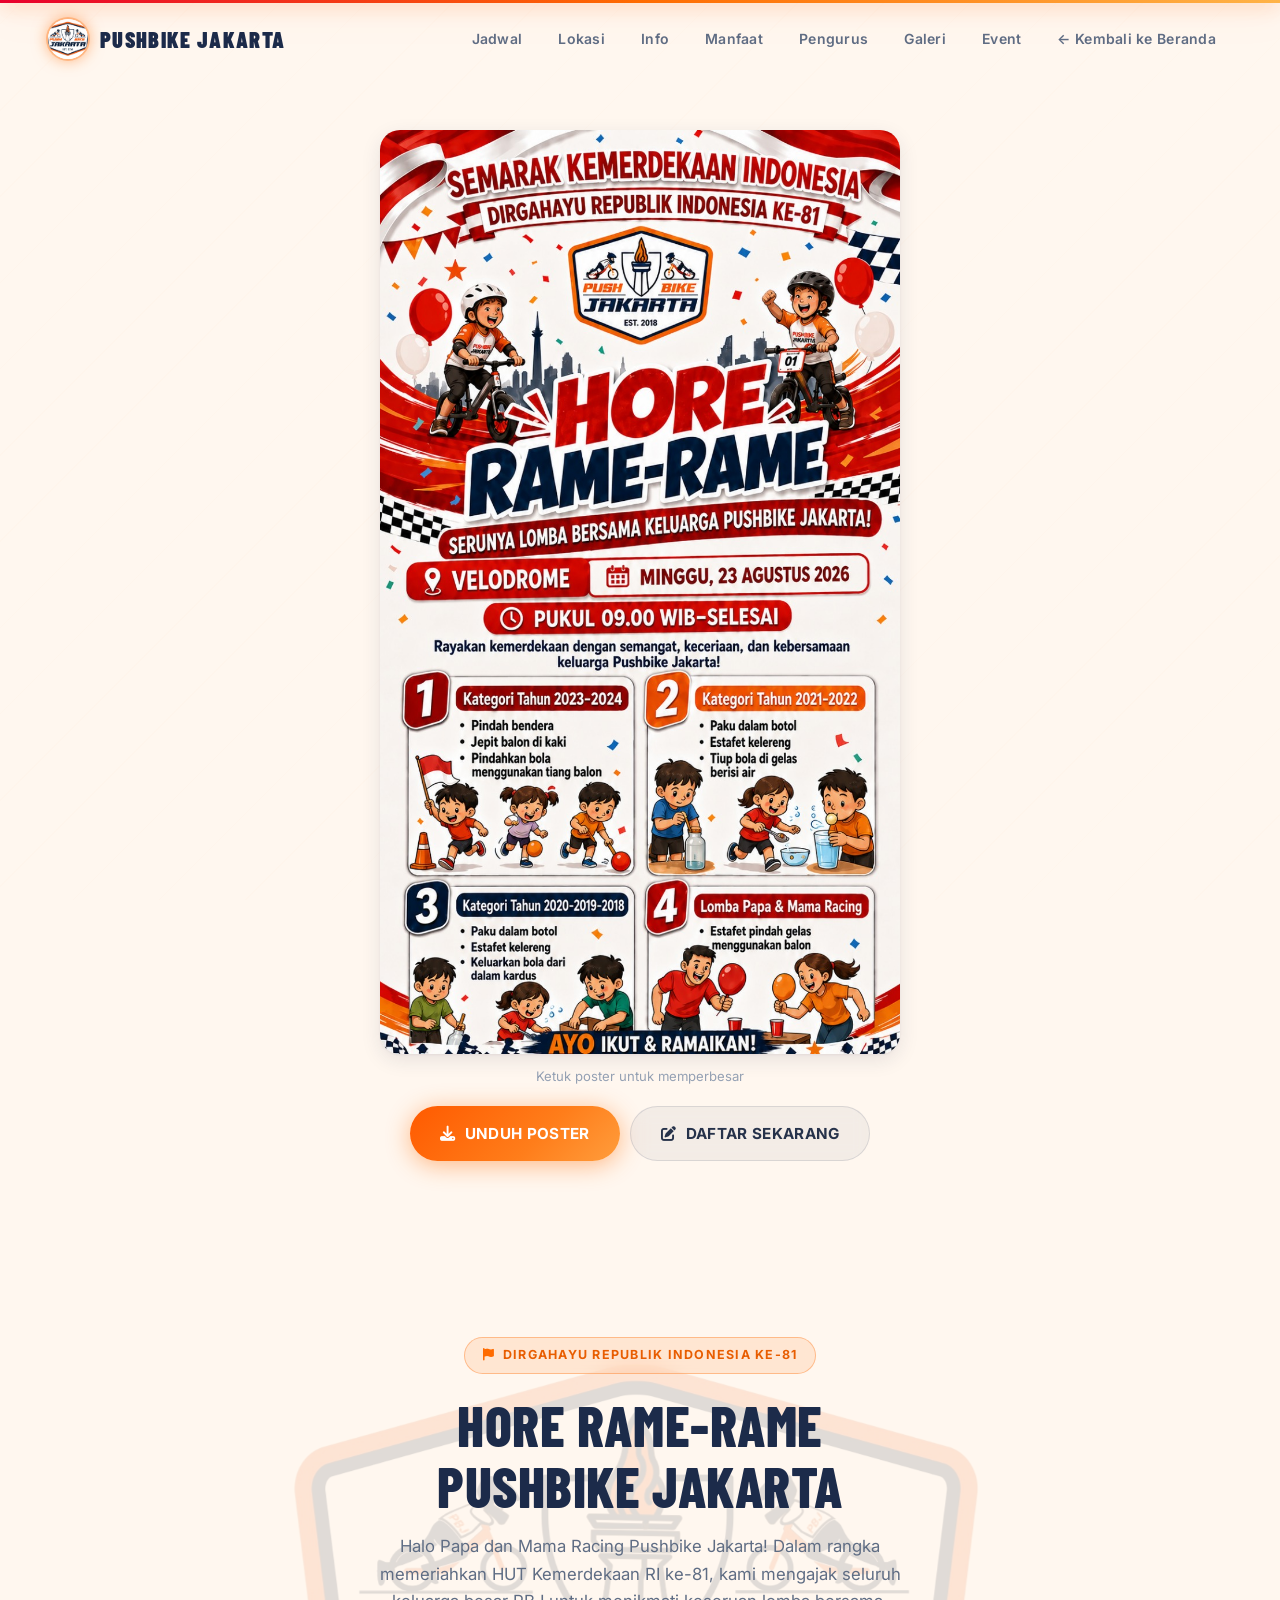
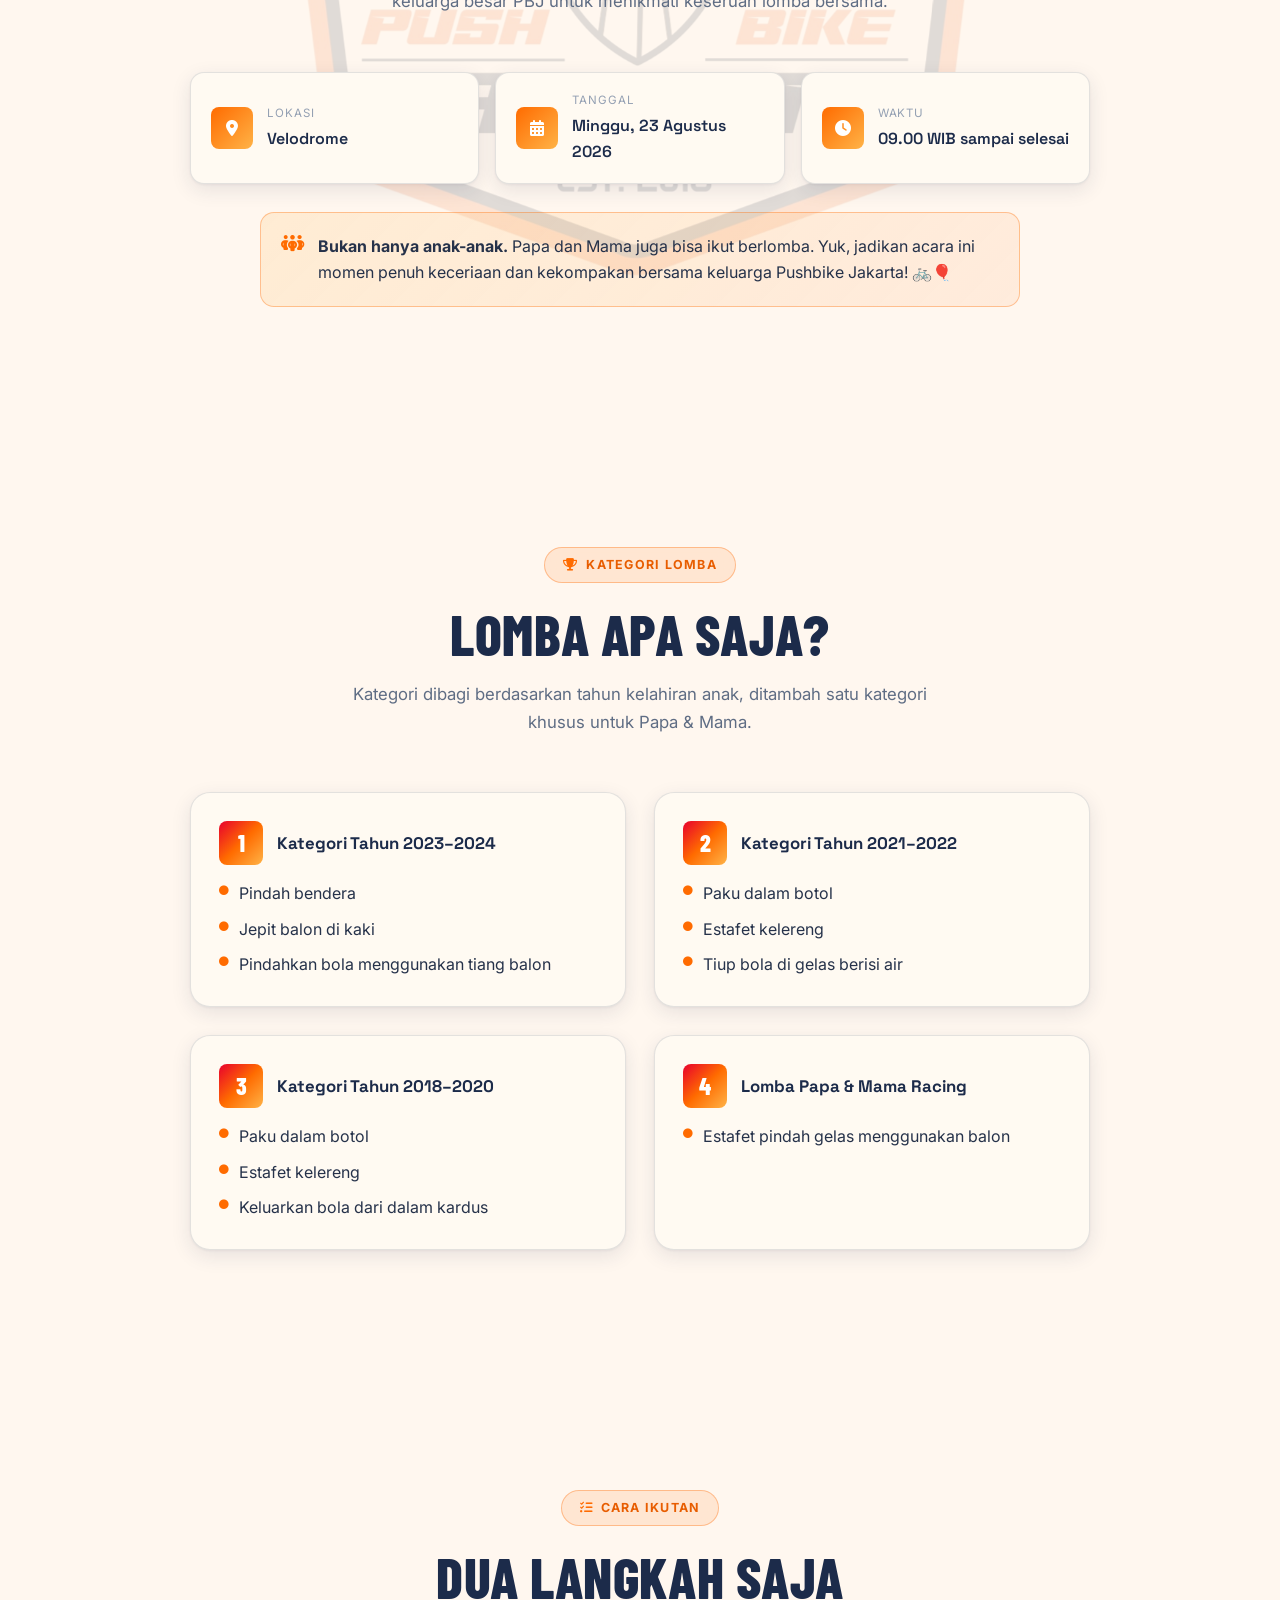
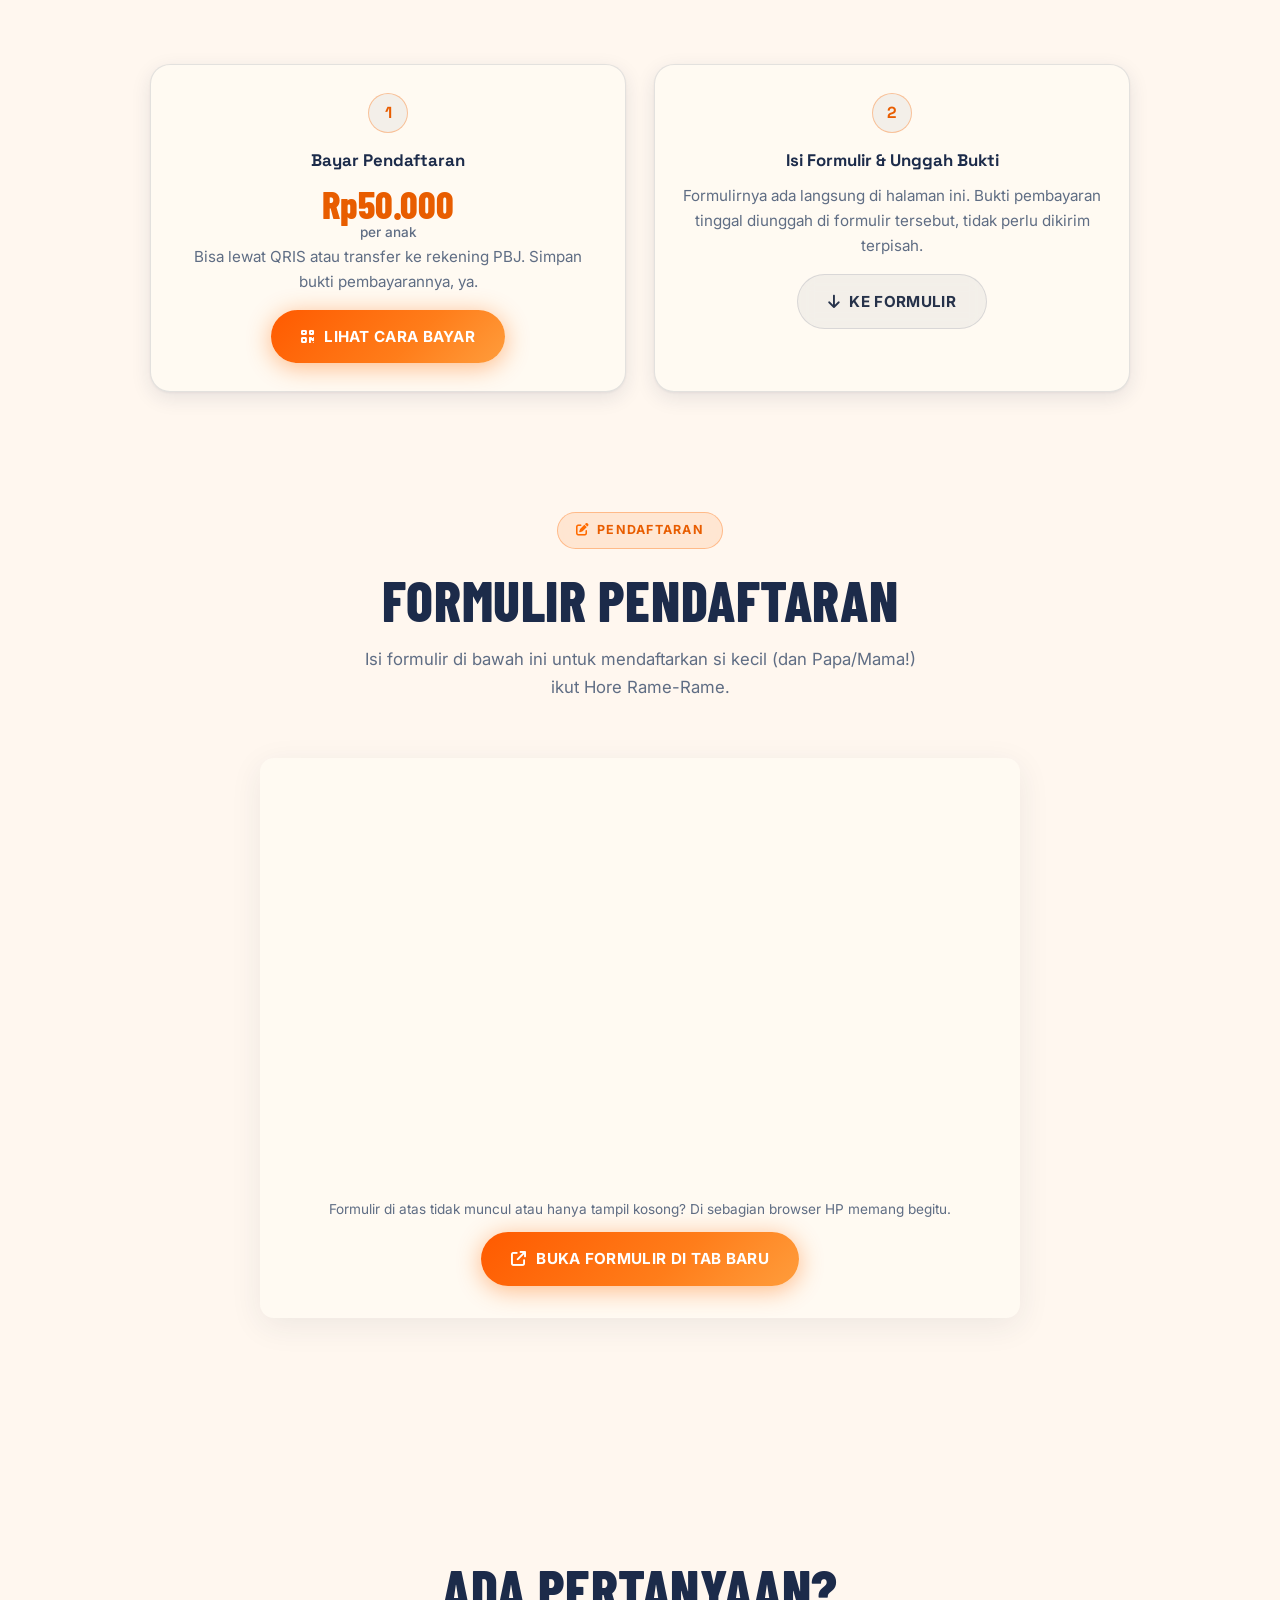
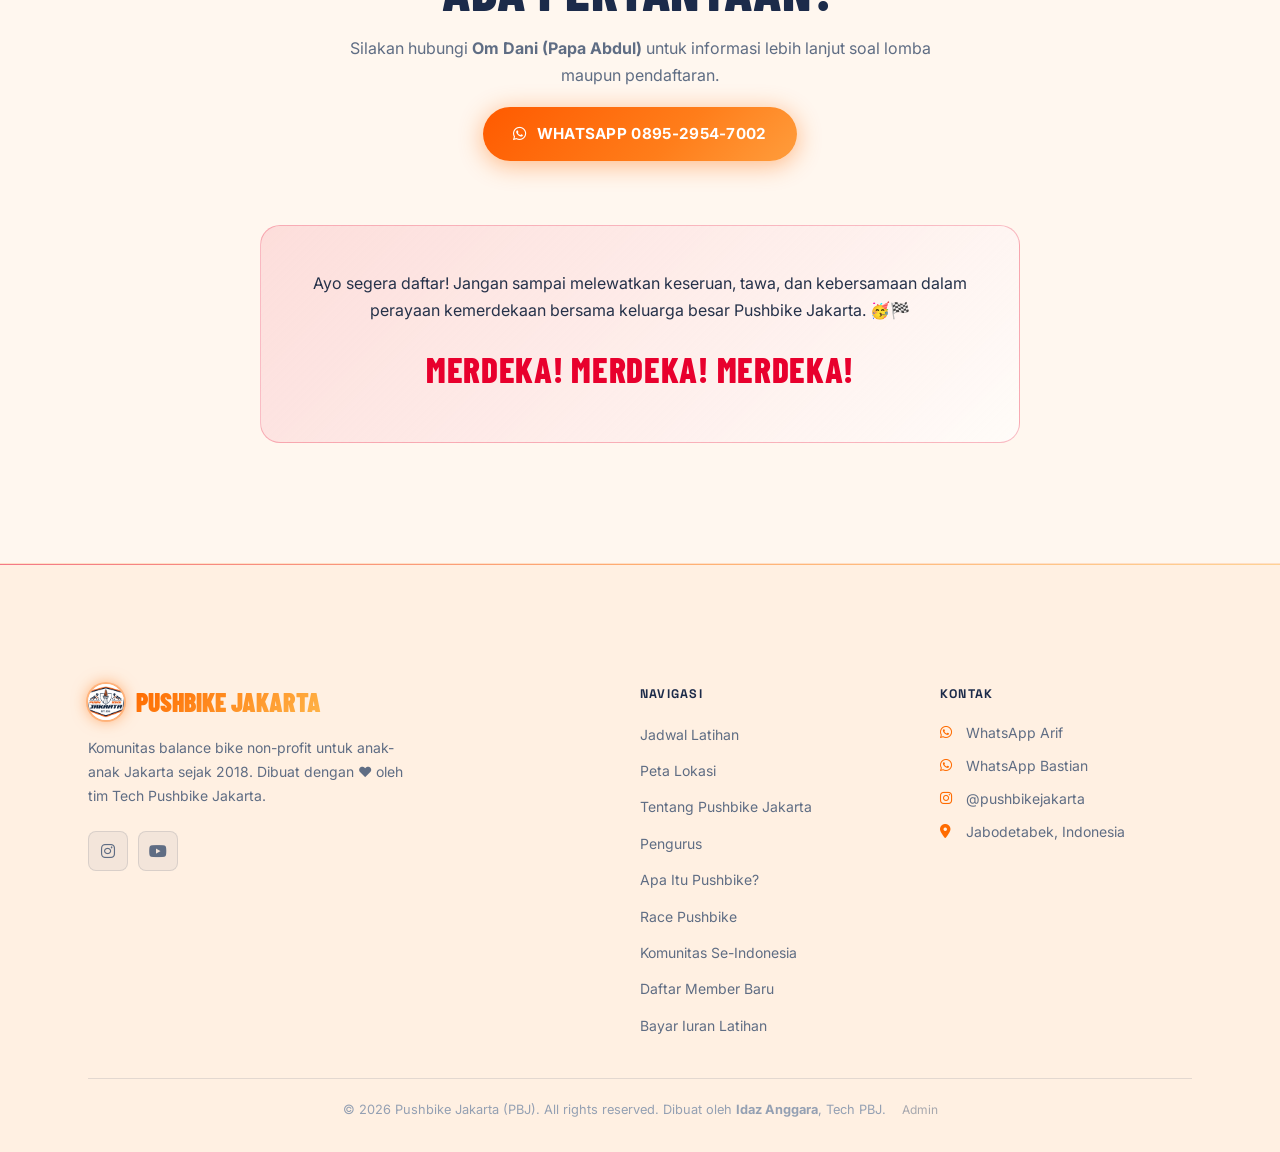
<file: merdeka.html>
<!DOCTYPE html>
<html lang="id">

<head>
  <meta charset="UTF-8" />
  <meta name="viewport" content="width=device-width, initial-scale=1.0" />

  <title>Hore Rame-Rame — Semarak Kemerdekaan RI ke-81 | Pushbike Jakarta</title>
  <meta name="description"
    content="Lomba seru keluarga Pushbike Jakarta merayakan HUT RI ke-81. Minggu, 23 Agustus 2026 di Velodrome, pukul 09.00 WIB. Ada kategori anak dan Lomba Papa & Mama Racing." />
  <meta name="robots" content="index, follow" />
  <!-- Canonical memakai URL pendek /merdeka (bukan /merdeka.html) karena itu
       yang dibagikan ke grup WA; vercel.json me-rewrite /merdeka ke berkas ini. -->
  <link rel="canonical" href="https://www.pushbikejakarta.com/merdeka" />

  <!-- ===== OPEN GRAPH & TWITTER (preview saat link dibagikan di WA/IG/Telegram) =====
       og:image memakai POSTER, bukan og-image.jpg bawaan situs — poster inilah
       yang sudah dikenali orang tua dari sebaran WhatsApp. Ukurannya sengaja
       tidak dicantumkan karena poster bersifat potret dan angkanya menyesuaikan
       berkas yang dipasang. -->
  <meta property="og:type" content="website" />
  <meta property="og:site_name" content="Pushbike Jakarta" />
  <meta property="og:title" content="Hore Rame-Rame — Semarak Kemerdekaan RI ke-81" />
  <meta property="og:description"
    content="Lomba seru keluarga Pushbike Jakarta. Minggu, 23 Agustus 2026 di Velodrome, mulai 09.00 WIB. Papa & Mama juga boleh ikut!" />
  <meta property="og:url" content="https://www.pushbikejakarta.com/merdeka" />
  <meta property="og:image" content="https://www.pushbikejakarta.com/assets/event/poster-merdeka-2026.jpg" />
  <meta property="og:locale" content="id_ID" />
  <meta name="twitter:card" content="summary_large_image" />
  <meta name="twitter:title" content="Hore Rame-Rame — Semarak Kemerdekaan RI ke-81" />
  <meta name="twitter:description"
    content="Lomba seru keluarga Pushbike Jakarta. Minggu, 23 Agustus 2026 di Velodrome, mulai 09.00 WIB." />
  <meta name="twitter:image" content="https://www.pushbikejakarta.com/assets/event/poster-merdeka-2026.jpg" />

  <!-- Satu rel="icon" saja + path absolut, sama persis dengan index.html —
       alasan lengkapnya ada di blok FAVICON index.html. -->
  <link rel="icon" type="image/png" sizes="192x192" href="/assets/favicon_io/android-chrome-192x192.png" />
  <link rel="apple-touch-icon" href="/assets/favicon_io/apple-touch-icon.png" />
  <link rel="manifest" href="/assets/favicon_io/site.webmanifest" />

  <link rel="preconnect" href="https://fonts.googleapis.com" />
  <link rel="preconnect" href="https://fonts.gstatic.com" crossorigin />
  <link
    href="https://fonts.googleapis.com/css2?family=Barlow+Condensed:ital,wght@0,400;0,600;0,700;0,800;0,900;1,700&family=Inter:wght@300;400;500;600;700;800;900&family=Space+Grotesk:wght@400;500;600;700;800&display=swap"
    rel="stylesheet" />

  <!-- ?v= = cache-busting, HARUS sama dengan versi terbaru di index.html/admin.html -->
  <!-- URUTAN INI TIDAK BOLEH DITUKAR (lihat catatan di register.html).
       event.css dimuat paling akhir: khusus halaman ini, boleh menimpa. -->
  <link rel="stylesheet" href="css/base.css?v=2" />
  <link rel="stylesheet" href="css/home.css?v=2" />
  <link rel="stylesheet" href="css/sections.css?v=2" />
  <link rel="stylesheet" href="css/responsive.css?v=2" />
  <link rel="stylesheet" href="css/data-sections.css?v=2" />
  <link rel="stylesheet" href="css/article.css?v=2" />
  <link rel="stylesheet" href="css/event.css?v=1" />
  <link rel="stylesheet" href="https://cdnjs.cloudflare.com/ajax/libs/font-awesome/6.5.0/css/all.min.css" />
</head>

<body>
  <!-- Header/nav meniru markup index.html persis (kelas & struktur sama) supaya
       navbar konsisten, tapi TIDAK memuat main.js/schedule.js/dst — pola yang
       sama seperti register.html, bayar.html & admin.html.

       CATATAN: halaman ini SENGAJA tidak dipasang di navbar/footer halaman lain
       maupun di sitemap.xml — aksesnya lewat link yang dibagikan manual. -->
  <header class="navbar" id="navbar">
    <div class="navbar__container">
      <a href="index.html" class="navbar__logo">
        <img src="assets/logo_PBJ.jpg" alt="Logo Pushbike Jakarta" class="logo-img" width="40" height="40" />
        <span class="logo-text">PUSHBIKE JAKARTA</span>
      </a>

      <nav class="navbar__nav" aria-label="Navigasi utama">
        <a href="index.html#schedule" class="nav-link">Jadwal</a>
        <a href="index.html#map" class="nav-link">Lokasi</a>
        <a href="index.html#info" class="nav-link">Info</a>
        <a href="index.html#manfaat" class="nav-link">Manfaat</a>
        <a href="index.html#pengurus" class="nav-link">Pengurus</a>
        <a href="index.html#galeri" class="nav-link">Galeri</a>
        <a href="index.html#events" class="nav-link">Event</a>
        <a href="index.html" class="nav-link">&larr; Kembali ke Beranda</a>
      </nav>

      <button class="navbar__hamburger" id="hamburgerBtn" aria-label="Buka menu" aria-expanded="false">
        <span></span>
        <span></span>
        <span></span>
      </button>
    </div>

    <div class="mobile-menu" id="mobileMenu" role="dialog" aria-modal="true">
      <a href="index.html#schedule" class="mobile-nav-link">Jadwal</a>
      <a href="index.html#map" class="mobile-nav-link">Lokasi</a>
      <a href="index.html#info" class="mobile-nav-link">Info</a>
      <a href="index.html#manfaat" class="mobile-nav-link">Manfaat</a>
      <a href="index.html#pengurus" class="mobile-nav-link">Pengurus</a>
      <a href="index.html#galeri" class="mobile-nav-link">Galeri</a>
      <a href="index.html#events" class="mobile-nav-link">Event</a>
      <a href="index.html" class="mobile-nav-link">&larr; Kembali ke Beranda</a>
    </div>
  </header>

  <main>
    <!-- ============================================================
         POSTER — paling atas, bisa diperbesar & diunduh
         ============================================================ -->
    <section class="event-poster-section">
      <div class="container">
        <figure class="event-poster">
          <button type="button" class="event-poster__trigger" id="posterTrigger"
            aria-label="Perbesar poster Hore Rame-Rame">
            <img src="assets/event/poster-merdeka-2026.jpg"
              alt="Poster Semarak Kemerdekaan Indonesia — Hore Rame-Rame Pushbike Jakarta, Minggu 23 Agustus 2026 di Velodrome pukul 09.00 WIB" />
          </button>
          <figcaption class="event-poster__hint">Ketuk poster untuk memperbesar</figcaption>
          <div class="event-poster__actions">
            <a class="btn btn--primary" href="assets/event/poster-merdeka-2026.jpg"
              download="Poster-Hore-Rame-Rame-PBJ-2026.jpg">
              <i class="fa-solid fa-download"></i> Unduh Poster
            </a>
            <a class="btn btn--ghost" href="#daftar">
              <i class="fa-solid fa-pen-to-square"></i> Daftar Sekarang
            </a>
          </div>
        </figure>
      </div>
    </section>

    <!-- ============================================================
         JUDUL, AJAKAN & INFO SINGKAT
         ============================================================ -->
    <section class="section has-watermark">
      <div class="container">
        <div class="section-header">
          <div class="section-badge">
            <i class="fa-solid fa-flag"></i> Dirgahayu Republik Indonesia ke-81
          </div>
          <h1 class="section-title">Hore Rame-Rame<br />Pushbike Jakarta</h1>
          <p class="section-subtitle">
            Halo Papa dan Mama Racing Pushbike Jakarta! Dalam rangka memeriahkan
            HUT Kemerdekaan RI ke-81, kami mengajak seluruh keluarga besar PBJ
            untuk menikmati keseruan lomba bersama.
          </p>
        </div>

        <div class="event-meta">
          <div class="event-meta__item">
            <span class="event-meta__icon" aria-hidden="true"><i class="fa-solid fa-location-dot"></i></span>
            <div>
              <span class="event-meta__label">Lokasi</span>
              <span class="event-meta__value">Velodrome</span>
            </div>
          </div>
          <div class="event-meta__item">
            <span class="event-meta__icon" aria-hidden="true"><i class="fa-solid fa-calendar-days"></i></span>
            <div>
              <span class="event-meta__label">Tanggal</span>
              <span class="event-meta__value">Minggu, 23 Agustus 2026</span>
            </div>
          </div>
          <div class="event-meta__item">
            <span class="event-meta__icon" aria-hidden="true"><i class="fa-solid fa-clock"></i></span>
            <div>
              <span class="event-meta__label">Waktu</span>
              <span class="event-meta__value">09.00 WIB sampai selesai</span>
            </div>
          </div>
        </div>

        <p class="event-notice">
          <i class="fa-solid fa-people-group"></i>
          <span>
            <strong>Bukan hanya anak-anak.</strong> Papa dan Mama juga bisa ikut
            berlomba. Yuk, jadikan acara ini momen penuh keceriaan dan kekompakan
            bersama keluarga Pushbike Jakarta! 🚲🎈
          </span>
        </p>
      </div>
    </section>

    <!-- ============================================================
         KATEGORI LOMBA — urutan & isi mengikuti poster
         ============================================================ -->
    <section class="section">
      <div class="container">
        <div class="section-header">
          <div class="section-badge">
            <i class="fa-solid fa-trophy"></i> Kategori Lomba
          </div>
          <h2 class="section-title">Lomba Apa Saja?</h2>
          <p class="section-subtitle">
            Kategori dibagi berdasarkan tahun kelahiran anak, ditambah satu
            kategori khusus untuk Papa &amp; Mama.
          </p>
        </div>

        <div class="lomba-grid">
          <article class="lomba-card">
            <div class="lomba-card__head">
              <span class="lomba-card__num" aria-hidden="true">1</span>
              <h3 class="lomba-card__title">Kategori Tahun 2023&ndash;2024</h3>
            </div>
            <ul class="lomba-card__list">
              <li><i class="fa-solid fa-circle"></i> Pindah bendera</li>
              <li><i class="fa-solid fa-circle"></i> Jepit balon di kaki</li>
              <li><i class="fa-solid fa-circle"></i> Pindahkan bola menggunakan tiang balon</li>
            </ul>
          </article>

          <article class="lomba-card">
            <div class="lomba-card__head">
              <span class="lomba-card__num" aria-hidden="true">2</span>
              <h3 class="lomba-card__title">Kategori Tahun 2021&ndash;2022</h3>
            </div>
            <ul class="lomba-card__list">
              <li><i class="fa-solid fa-circle"></i> Paku dalam botol</li>
              <li><i class="fa-solid fa-circle"></i> Estafet kelereng</li>
              <li><i class="fa-solid fa-circle"></i> Tiup bola di gelas berisi air</li>
            </ul>
          </article>

          <article class="lomba-card">
            <div class="lomba-card__head">
              <span class="lomba-card__num" aria-hidden="true">3</span>
              <h3 class="lomba-card__title">Kategori Tahun 2018&ndash;2020</h3>
            </div>
            <ul class="lomba-card__list">
              <li><i class="fa-solid fa-circle"></i> Paku dalam botol</li>
              <li><i class="fa-solid fa-circle"></i> Estafet kelereng</li>
              <li><i class="fa-solid fa-circle"></i> Keluarkan bola dari dalam kardus</li>
            </ul>
          </article>

          <article class="lomba-card">
            <div class="lomba-card__head">
              <span class="lomba-card__num" aria-hidden="true">4</span>
              <h3 class="lomba-card__title">Lomba Papa &amp; Mama Racing</h3>
            </div>
            <ul class="lomba-card__list">
              <li><i class="fa-solid fa-circle"></i> Estafet pindah gelas menggunakan balon</li>
            </ul>
          </article>
        </div>
      </div>
    </section>

    <!-- ============================================================
         CARA IKUTAN — 3 langkah. Detail pembayaran TIDAK diulang di
         sini; diarahkan ke halaman bayar.html supaya QRIS & nomor
         rekening cuma punya SATU sumber yang perlu diperbarui.
         ============================================================ -->
    <section class="section">
      <div class="container">
        <div class="section-header">
          <div class="section-badge">
            <i class="fa-solid fa-list-check"></i> Cara Ikutan
          </div>
          <h2 class="section-title">Dua Langkah Saja</h2>
        </div>

        <!-- Bayar ditaruh SEBELUM isi formulir karena bukti pembayaran diunggah
             langsung di dalam formulirnya — kalau formulir diisi duluan, orang
             tua harus berhenti di tengah jalan untuk bayar dulu. -->
        <div class="event-steps">
          <article class="step-card">
            <span class="step-card__num" aria-hidden="true">1</span>
            <h3 class="step-card__title">Bayar Pendaftaran</h3>
            <p class="event-price">
              Rp50.000
              <span class="event-price__unit">per anak</span>
            </p>
            <p class="step-card__text">
              Bisa lewat QRIS atau transfer ke rekening PBJ. Simpan bukti
              pembayarannya, ya.
            </p>
            <a class="btn btn--primary" href="bayar.html">
              <i class="fa-solid fa-qrcode"></i> Lihat Cara Bayar
            </a>
          </article>

          <article class="step-card">
            <span class="step-card__num" aria-hidden="true">2</span>
            <h3 class="step-card__title">Isi Formulir &amp; Unggah Bukti</h3>
            <p class="step-card__text">
              Formulirnya ada langsung di halaman ini. Bukti pembayaran tinggal
              diunggah di formulir tersebut, tidak perlu dikirim terpisah.
            </p>
            <a class="btn btn--ghost" href="#daftar">
              <i class="fa-solid fa-arrow-down"></i> Ke Formulir
            </a>
          </article>
        </div>
      </div>
    </section>

    <!-- ============================================================
         EMBED GOOGLE FORM
         Pola sama dengan register.html: iframe + wrapper custom, bukan
         membangun ulang form — tidak bergantung struktur field yang bisa
         berubah sewaktu-waktu. Bedanya, URL form di sini ditulis langsung
         (tetap, khusus event ini) dan tidak diambil dari Google Sheet.
         ============================================================ -->
    <section class="registration-embed-section" id="daftar">
      <div class="container">
        <div class="section-header">
          <div class="section-badge">
            <i class="fa-solid fa-pen-to-square"></i> Pendaftaran
          </div>
          <h2 class="section-title">Formulir Pendaftaran</h2>
          <p class="section-subtitle">
            Isi formulir di bawah ini untuk mendaftarkan si kecil (dan Papa/Mama!)
            ikut Hore Rame-Rame.
          </p>
        </div>

        <div class="registration-embed-card">
          <p class="registration-embed-loading" id="eventFormLoading">
            <i class="fa-solid fa-spinner fa-spin"></i> Memuat formulir&hellip;
          </p>
          <div class="registration-embed-frame">
            <iframe id="eventFormIframe"
              src="https://docs.google.com/forms/d/e/1FAIpQLSdNBT2hHFoBFUW-pxnlIqT-ZjCFPjI9SmNMXvxVUadU3v5mTw/viewform?embedded=true"
              title="Formulir Pendaftaran Hore Rame-Rame Pushbike Jakarta" loading="lazy"></iframe>
          </div>
          <div class="registration-embed-fallback">
            <p class="registration-embed-fallback__text">
              Formulir di atas tidak muncul atau hanya tampil kosong?
              Di sebagian browser HP memang begitu.
            </p>
            <a class="btn btn--primary" href="https://bit.ly/PBJ-merdeka-rame-rame" target="_blank" rel="noopener">
              <i class="fa-solid fa-arrow-up-right-from-square"></i> Buka Formulir di Tab Baru
            </a>
          </div>
        </div>
      </div>
    </section>

    <!-- ============================================================
         KONTAK & PENUTUP
         ============================================================ -->
    <section class="section">
      <div class="container">
        <div class="event-contact">
          <h2 class="section-title">Ada Pertanyaan?</h2>
          <p class="event-contact__text">
            Silakan hubungi <strong>Om Dani (Papa Abdul)</strong> untuk informasi
            lebih lanjut soal lomba maupun pendaftaran.
          </p>
          <a class="btn btn--primary"
            href="https://wa.me/6289529547002?text=Halo%20Om%20Dani%2C%20saya%20mau%20bertanya%20soal%20Hore%20Rame-Rame%20PBJ."
            target="_blank" rel="noopener">
            <i class="fa-brands fa-whatsapp"></i> WhatsApp 0895-2954-7002
          </a>
        </div>

        <div class="event-closing">
          <p class="event-closing__text">
            Ayo segera daftar! Jangan sampai melewatkan keseruan, tawa, dan
            kebersamaan dalam perayaan kemerdekaan bersama keluarga besar
            Pushbike Jakarta. 🥳🏁
          </p>
          <p class="event-closing__shout">Merdeka! Merdeka! Merdeka!</p>
        </div>
      </div>
    </section>
  </main>

  <!-- Footer — markup sama persis dengan halaman lain untuk konsistensi.
       Daftar Navigasi SENGAJA tidak memuat halaman event ini sendiri. -->
  <footer class="footer">
    <div class="container">
      <div class="footer-grid">
        <div class="footer-brand">
          <div class="footer-logo">
            <img src="assets/logo_PBJ.jpg" alt="Logo PBJ" class="logo-img logo-img--sm" width="36" height="36" />
            <div>
              <span class="footer-logo-text">PUSHBIKE JAKARTA</span>
            </div>
          </div>
          <p class="footer-tagline">
            Komunitas balance bike non-profit untuk anak-anak Jakarta sejak 2018.
            Dibuat dengan &#10084;&#65039; oleh tim Tech Pushbike Jakarta.
          </p>
          <div class="footer-social">
            <a href="https://instagram.com/pushbikejakarta" class="social-link"
              aria-label="Instagram Pushbike Jakarta" target="_blank" rel="noopener">
              <i class="fa-brands fa-instagram"></i>
            </a>
            <a href="https://www.youtube.com/@pushbikejakarta6288" class="social-link"
              aria-label="YouTube Pushbike Jakarta" target="_blank" rel="noopener">
              <i class="fa-brands fa-youtube"></i>
            </a>
          </div>
        </div>

        <div class="footer-links">
          <h4 class="footer-links__title">Navigasi</h4>
          <ul>
            <li><a href="index.html#schedule">Jadwal Latihan</a></li>
            <li><a href="index.html#map">Peta Lokasi</a></li>
            <li><a href="index.html#info">Tentang Pushbike Jakarta</a></li>
            <li><a href="index.html#pengurus">Pengurus</a></li>
            <li><a href="apa-itu-pushbike.html">Apa Itu Pushbike?</a></li>
            <li><a href="race-pushbike.html">Race Pushbike</a></li>
            <li><a href="komunitas-pushbike-indonesia.html">Komunitas Se-Indonesia</a></li>
            <li><a href="register.html">Daftar Member Baru</a></li>
            <li><a href="bayar.html">Bayar Iuran Latihan</a></li>
          </ul>
        </div>

        <div class="footer-contact">
          <h4 class="footer-links__title">Kontak</h4>
          <ul>
            <li>
              <i class="fa-brands fa-whatsapp"></i>
              <a id="waAdminLink1" target="_blank" rel="noopener">WhatsApp Admin</a>
            </li>
            <li>
              <i class="fa-brands fa-whatsapp"></i>
              <a id="waAdminLink2" target="_blank" rel="noopener">WhatsApp Admin</a>
            </li>
            <li>
              <i class="fa-brands fa-instagram"></i>
              <a href="https://instagram.com/pushbikejakarta" target="_blank" rel="noopener">@pushbikejakarta</a>
            </li>
            <li>
              <i class="fa-solid fa-location-dot"></i>
              <span>Jabodetabek, Indonesia</span>
            </li>
          </ul>
        </div>
      </div>

      <div class="footer-bottom">
        <hr class="footer-divider" />
        <p class="footer-copy">
          &copy; <span id="footerYear">2026</span> Pushbike Jakarta (PBJ). All rights reserved.
          Dibuat oleh <a href="https://www.instagram.com/idazanggara/" target="_blank"
            rel="noopener"><strong>Idaz Anggara</strong></a>, Tech PBJ.
          <a href="admin.html" class="footer-admin-link" aria-label="Halaman admin pengurus">Admin</a>
        </p>
      </div>
    </div>
  </footer>

  <!-- Overlay pembesar poster. Memakai markup & gaya .lightbox yang sama
       dengan galeri beranda (sections.css) — tapi isinya statis di HTML,
       bukan disuntik JS, karena di halaman ini cuma ada SATU gambar. -->
  <div class="lightbox" id="posterLightbox" role="dialog" aria-modal="true" aria-label="Poster ukuran penuh" hidden>
    <button class="lightbox__close" id="posterLightboxClose" aria-label="Tutup poster">
      <i class="fa-solid fa-xmark"></i>
    </button>
    <div class="lightbox__body">
      <img src="assets/event/poster-merdeka-2026.jpg"
        alt="Poster Hore Rame-Rame Pushbike Jakarta ukuran penuh" />
    </div>
  </div>

  <!-- Versi ?v= HARUS sama dengan index.html/admin.html supaya membaca
       config.js dari cache entry yang sama (tidak ada yang stale) -->
  <script src="js/config.js?v=16"></script>
  <!-- site-settings.js dipakai di sini HANYA untuk resolveAdminWaContacts()
       (nomor WA admin di footer); bagian form pendaftarannya no-op karena
       elemen #regEmbedIframe tidak ada di halaman ini. -->
  <script src="js/site-settings.js?v=6"></script>
  <script src="js/page-chrome.js?v=1"></script>
  <script>
    /* ================================================================
       Script KHUSUS halaman ini:
       1. Pembesar poster (buka/tutup overlay .lightbox).
       2. Sembunyikan teks "Memuat formulir…" begitu iframe Google Form
          selesai dimuat.
       ================================================================ */

    initPosterLightbox()
    initFormLoadingState()

    /**
     * Overlay poster. Sengaja TIDAK memakai openLightbox() di main.js —
     * main.js khusus beranda dan membawa peta, galeri, serta form yang
     * tidak dibutuhkan di sini. Yang dipakai ulang cuma gaya .lightbox
     * dari sections.css.
     */
    function initPosterLightbox() {
      const trigger = document.getElementById('posterTrigger')
      const lightbox = document.getElementById('posterLightbox')
      const closeBtn = document.getElementById('posterLightboxClose')
      if (!trigger || !lightbox || !closeBtn) return

      function openPoster() {
        lightbox.removeAttribute('hidden')
        // Kunci scroll halaman di belakang overlay, sama seperti main.js
        document.body.style.overflow = 'hidden'
        closeBtn.focus()
      }

      function closePoster() {
        lightbox.setAttribute('hidden', '')
        document.body.style.overflow = ''
        trigger.focus()
      }

      trigger.addEventListener('click', openPoster)
      closeBtn.addEventListener('click', closePoster)

      // Klik area gelap di luar gambar = tutup
      lightbox.addEventListener('click', (event) => {
        if (event.target === lightbox) closePoster()
      })

      document.addEventListener('keydown', (event) => {
        if (event.key === 'Escape' && !lightbox.hasAttribute('hidden')) closePoster()
      })
    }

    /**
     * Google Form tidak bisa memberi tahu status muatnya ke halaman ini
     * (cross-origin), jadi patokannya cuma event 'load' pada iframe —
     * cukup untuk menghilangkan teks "Memuat formulir…".
     */
    function initFormLoadingState() {
      const iframe = document.getElementById('eventFormIframe')
      const loading = document.getElementById('eventFormLoading')
      if (!iframe || !loading) return

      iframe.addEventListener('load', () => {
        loading.hidden = true
      })
    }
  </script>
</body>

</html>
</file>
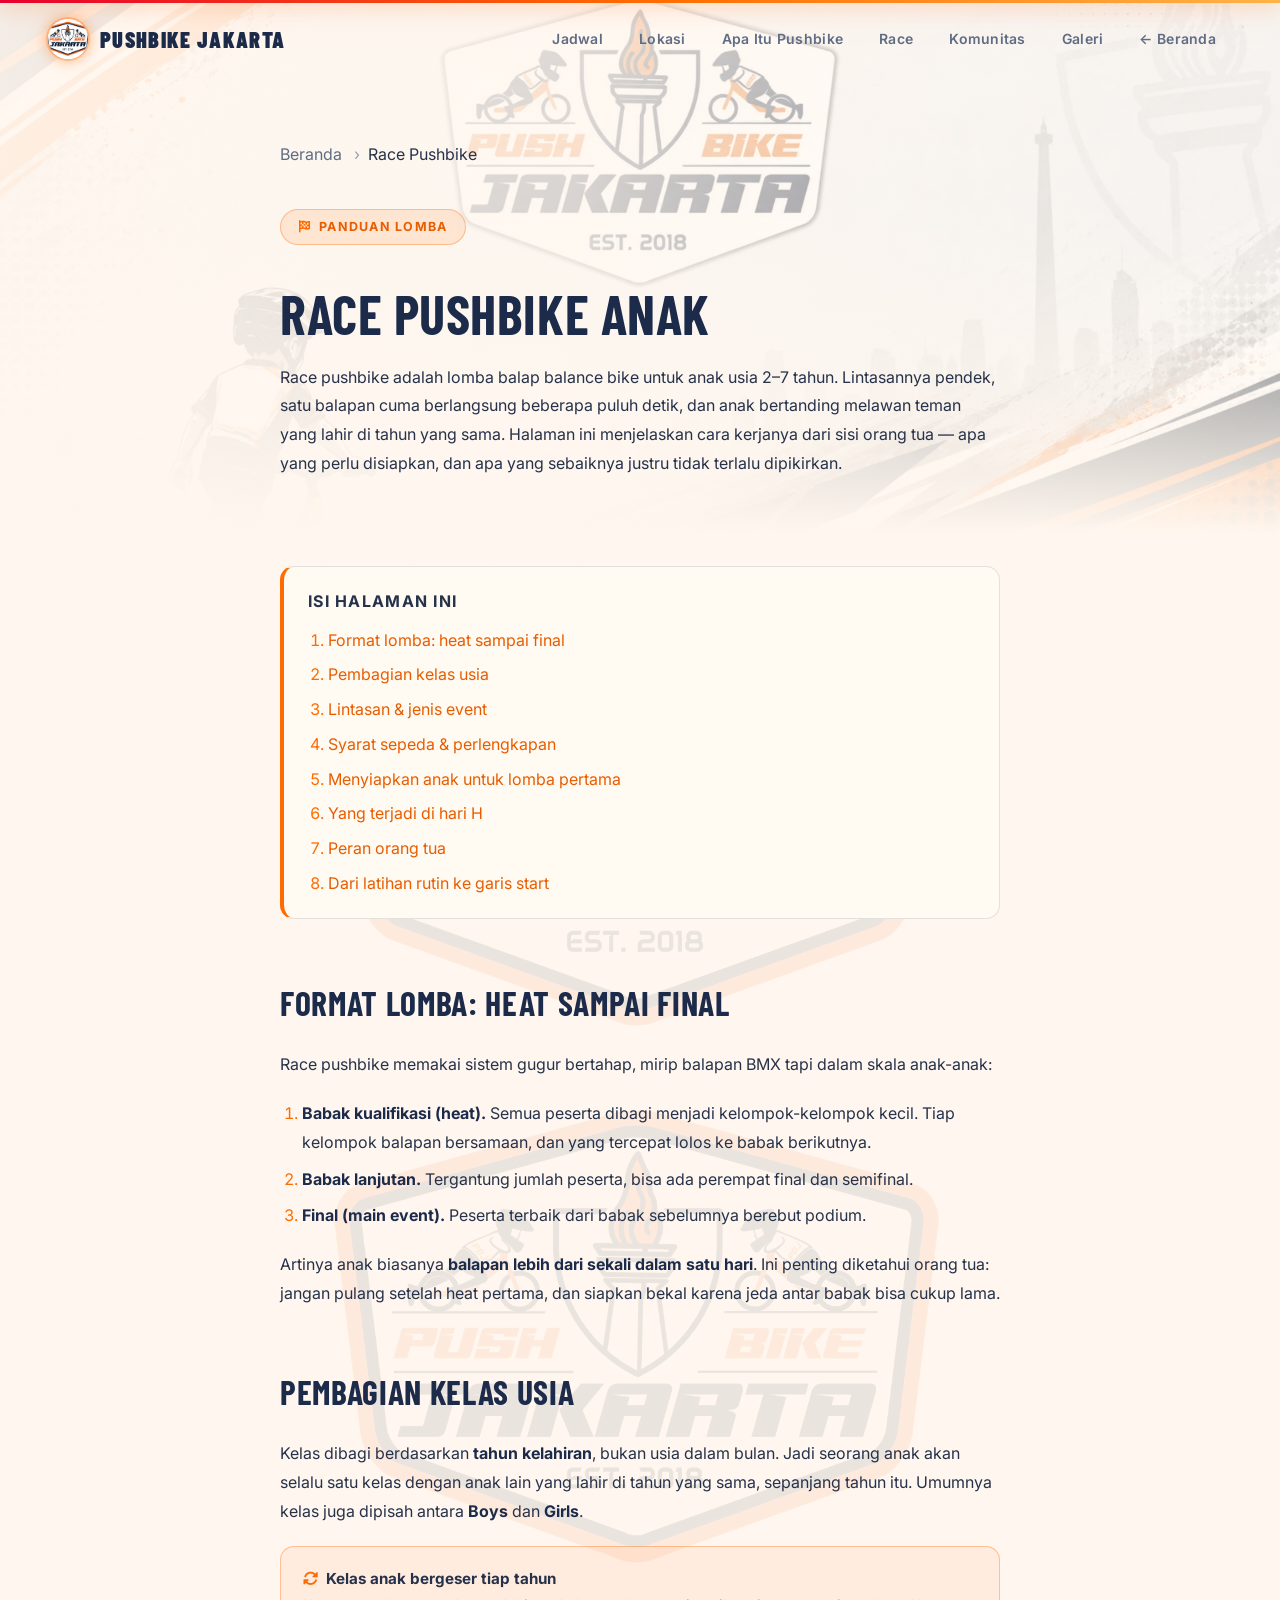
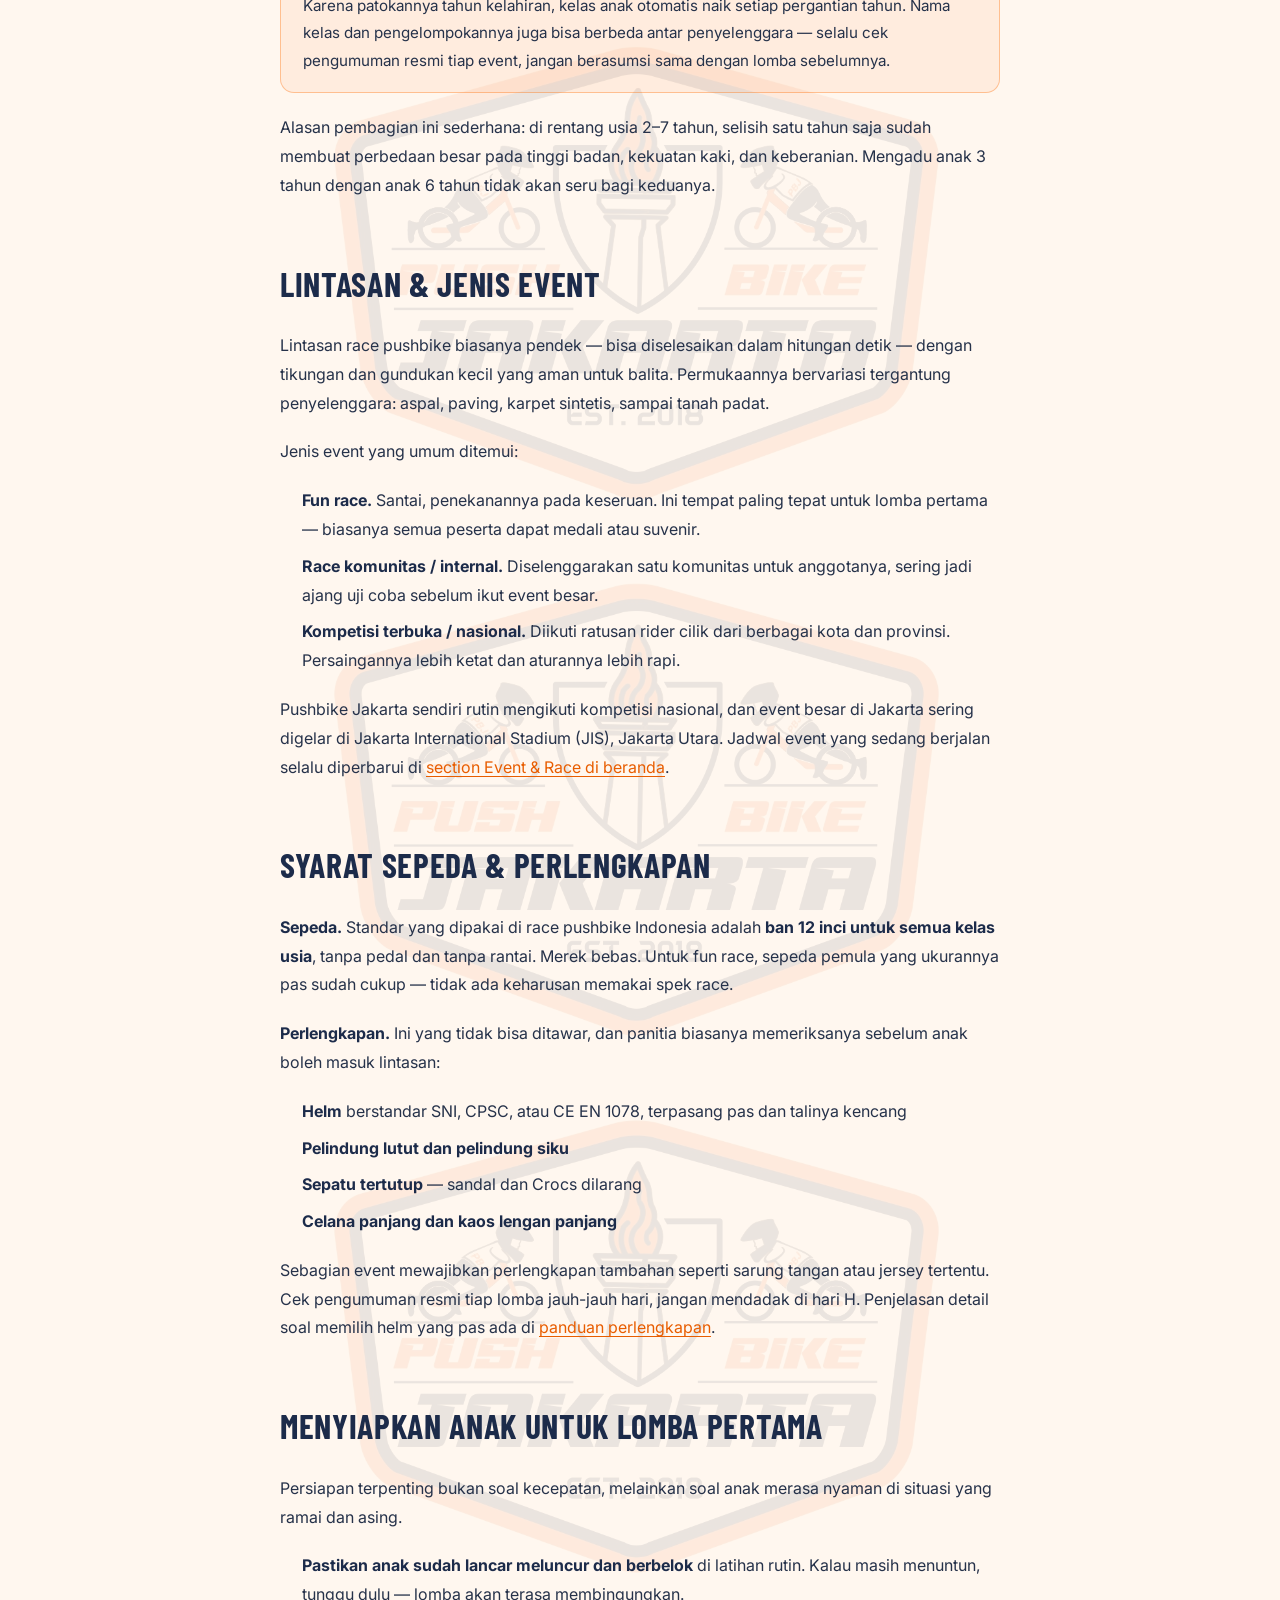
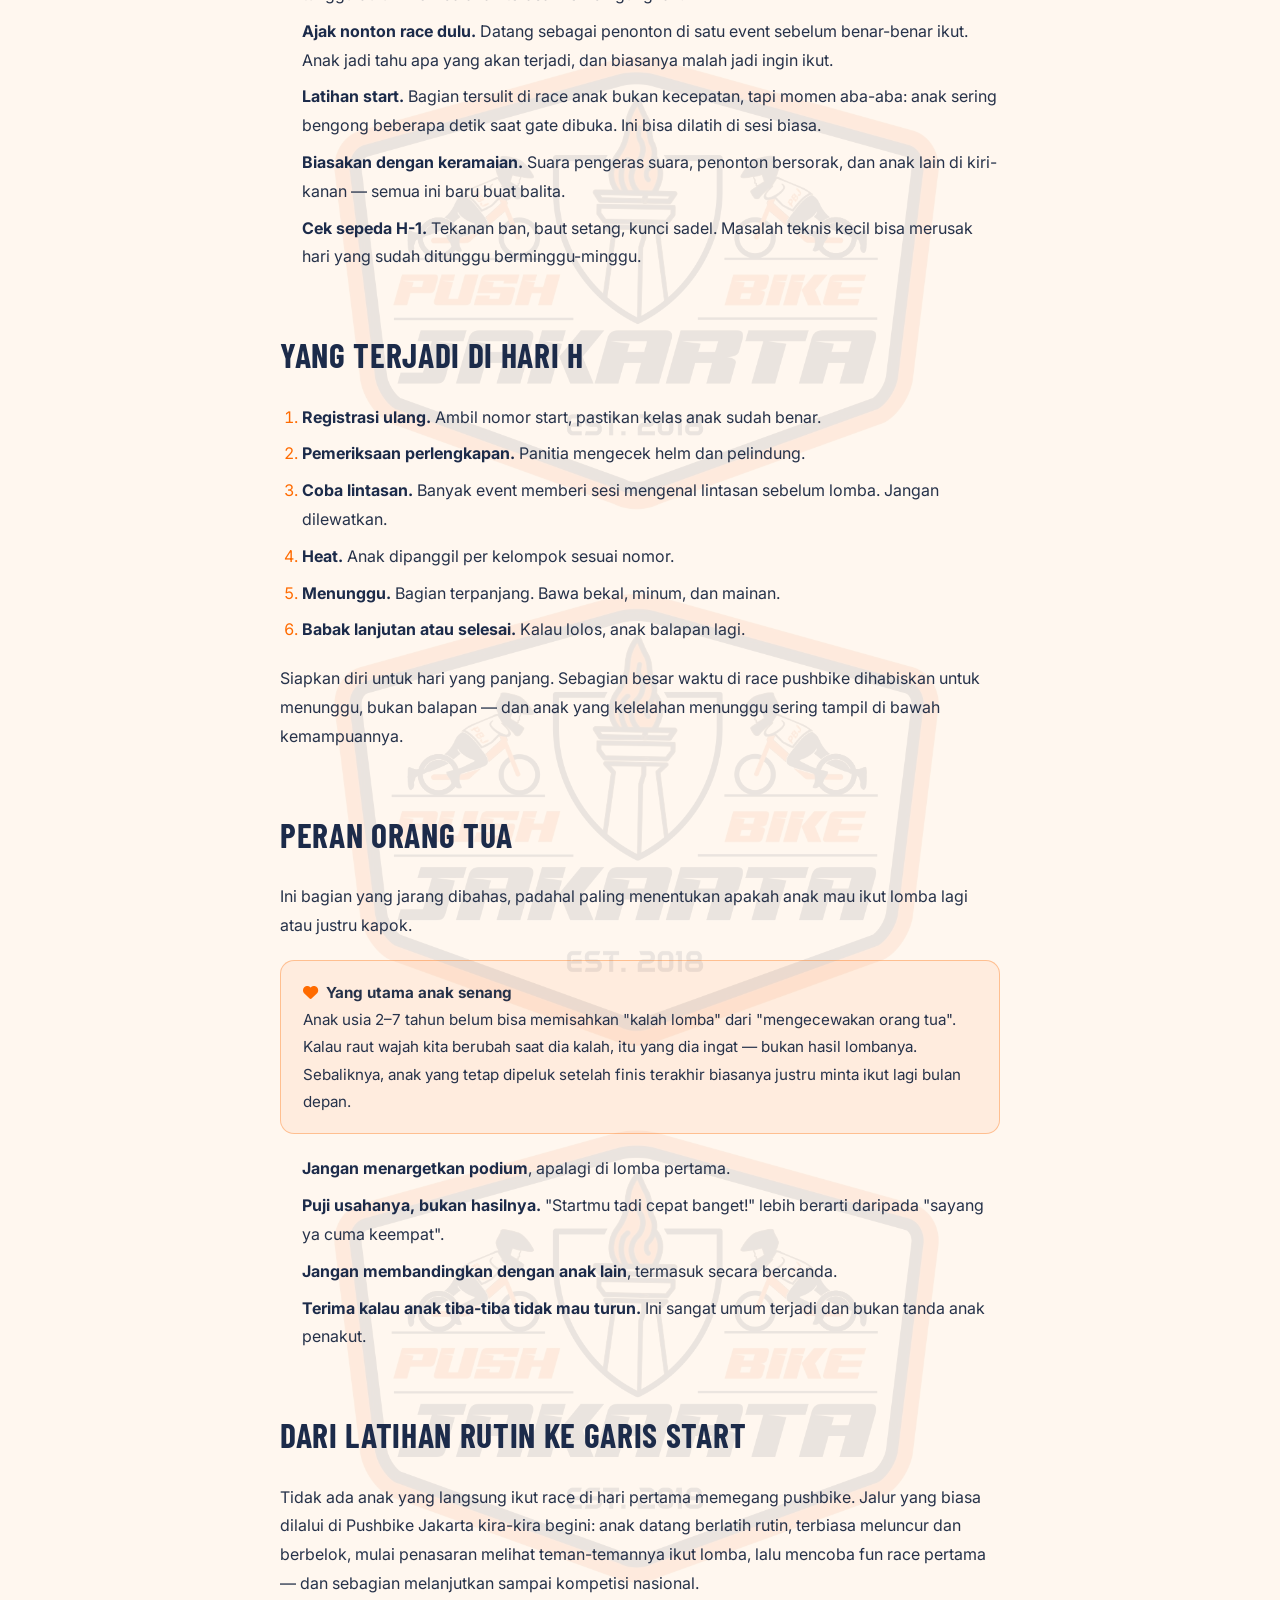
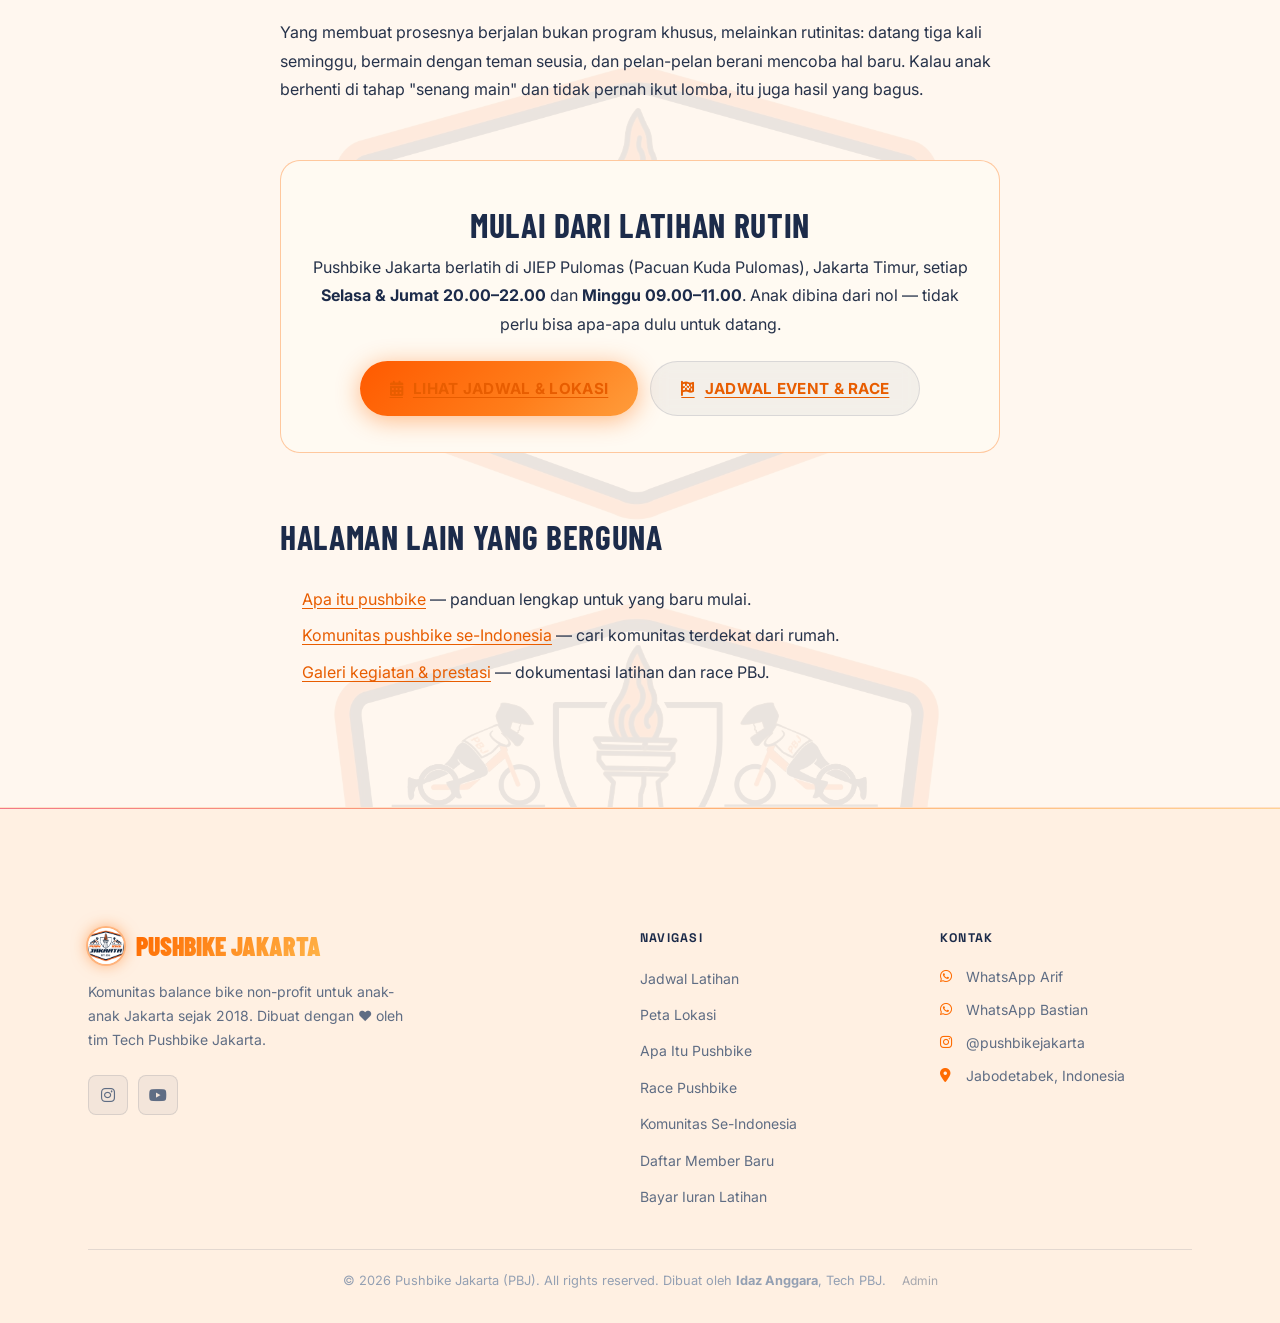
<file: race-pushbike.html>
<!DOCTYPE html>
<html lang="id">

<head>
  <meta charset="UTF-8" />
  <meta name="viewport" content="width=device-width, initial-scale=1.0" />

  <title>Race Pushbike Anak — Kelas Usia, Aturan &amp; Cara Ikut Lomba</title>
  <meta name="description"
    content="Panduan race pushbike anak: kelas usia per tahun kelahiran, format heat sampai final, perlengkapan wajib, dan persiapan lomba pertama." />
  <meta name="robots" content="index, follow, max-image-preview:large" />
  <link rel="canonical" href="https://www.pushbikejakarta.com/race-pushbike.html" />

  <!-- ===== OPEN GRAPH & TWITTER ===== -->
  <meta property="og:type" content="article" />
  <meta property="og:site_name" content="Pushbike Jakarta" />
  <meta property="og:title" content="Race Pushbike Anak — Kelas Usia, Aturan &amp; Cara Ikut Lomba" />
  <meta property="og:description"
    content="Panduan race pushbike anak: kelas usia per tahun kelahiran, format heat sampai final, perlengkapan wajib, dan persiapan lomba pertama." />
  <meta property="og:url" content="https://www.pushbikejakarta.com/race-pushbike.html" />
  <meta property="og:image" content="https://www.pushbikejakarta.com/assets/og-image.jpg" />
  <meta property="og:image:width" content="1200" />
  <meta property="og:image:height" content="630" />
  <meta property="og:locale" content="id_ID" />
  <meta name="twitter:card" content="summary_large_image" />
  <meta name="twitter:title" content="Race Pushbike Anak — Kelas Usia, Aturan &amp; Cara Ikut Lomba" />
  <meta name="twitter:description"
    content="Panduan race pushbike anak: kelas usia, format lomba, perlengkapan wajib, dan persiapan lomba pertama." />
  <meta name="twitter:image" content="https://www.pushbikejakarta.com/assets/og-image.jpg" />

  <!-- Favicon: satu rel="icon" + path absolut, alasan lengkap di index.html -->
  <link rel="icon" type="image/png" sizes="192x192" href="/assets/favicon_io/android-chrome-192x192.png" />
  <link rel="apple-touch-icon" href="/assets/favicon_io/apple-touch-icon.png" />
  <link rel="manifest" href="/assets/favicon_io/site.webmanifest" />

  <link rel="preconnect" href="https://fonts.googleapis.com" />
  <link rel="preconnect" href="https://fonts.gstatic.com" crossorigin />
  <link
    href="https://fonts.googleapis.com/css2?family=Barlow+Condensed:ital,wght@0,400;0,600;0,700;0,800;0,900;1,700&family=Inter:wght@300;400;500;600;700;800;900&family=Space+Grotesk:wght@400;500;600;700;800&display=swap"
    rel="stylesheet" />

  <!-- ?v= = cache-busting, HARUS sama dengan versi terbaru di index.html -->
  <!-- style.css dipecah jadi 6 berkas bertema (lihat header masing-masing).
       URUTAN INI TIDAK BOLEH DITUKAR: CSS bersifat cascade dan berkas-berkas
       ini dipotong berurutan dari satu file besar, jadi menukar urutannya akan
       mengubah tampilan. Naikkan ?v= di SEMUA baris tiap kali salah satunya diubah. -->
  <link rel="stylesheet" href="css/base.css?v=2" />
  <link rel="stylesheet" href="css/home.css?v=2" />
  <link rel="stylesheet" href="css/sections.css?v=2" />
  <link rel="stylesheet" href="css/responsive.css?v=2" />
  <link rel="stylesheet" href="css/data-sections.css?v=2" />
  <link rel="stylesheet" href="css/article.css?v=2" />
  <link rel="stylesheet" href="https://cdnjs.cloudflare.com/ajax/libs/font-awesome/6.5.0/css/all.min.css" />

  <!-- ===== DATA TERSTRUKTUR =====
       Article + BreadcrumbList. TIDAK memakai Event schema karena halaman ini
       panduan, bukan pengumuman satu lomba tertentu; jadwal event yang benar-benar
       berjalan dikelola di section #events beranda (sumbernya Google Sheet). -->
  <script type="application/ld+json">
  {
    "@context": "https://schema.org",
    "@type": "Article",
    "headline": "Race Pushbike Anak — Kelas Usia, Aturan & Cara Ikut Lomba",
    "description": "Panduan lengkap race pushbike untuk anak usia 2-7 tahun: pembagian kelas berdasarkan tahun kelahiran, format babak kualifikasi sampai final, perlengkapan wajib, dan cara menyiapkan anak untuk lomba pertamanya.",
    "image": "https://www.pushbikejakarta.com/assets/og-image.jpg",
    "inLanguage": "id-ID",
    "author": {
      "@type": "Organization",
      "name": "Pushbike Jakarta",
      "url": "https://www.pushbikejakarta.com/"
    },
    "publisher": {
      "@type": "Organization",
      "name": "Pushbike Jakarta",
      "logo": {
        "@type": "ImageObject",
        "url": "https://www.pushbikejakarta.com/assets/favicon_io/android-chrome-192x192.png"
      }
    },
    "mainEntityOfPage": {
      "@type": "WebPage",
      "@id": "https://www.pushbikejakarta.com/race-pushbike.html"
    }
  }
  </script>

  <script type="application/ld+json">
  {
    "@context": "https://schema.org",
    "@type": "BreadcrumbList",
    "itemListElement": [
      { "@type": "ListItem", "position": 1, "name": "Beranda", "item": "https://www.pushbikejakarta.com/" },
      { "@type": "ListItem", "position": 2, "name": "Race Pushbike", "item": "https://www.pushbikejakarta.com/race-pushbike.html" }
    ]
  }
  </script>
</head>

<body>
  <header class="navbar" id="navbar">
    <div class="navbar__container">
      <a href="index.html" class="navbar__logo">
        <img src="assets/logo_PBJ.jpg" alt="Logo Pushbike Jakarta" class="logo-img" width="40" height="40" />
        <span class="logo-text">PUSHBIKE JAKARTA</span>
      </a>

      <nav class="navbar__nav" aria-label="Navigasi utama">
        <a href="index.html#schedule" class="nav-link">Jadwal</a>
        <a href="index.html#map" class="nav-link">Lokasi</a>
        <a href="apa-itu-pushbike.html" class="nav-link">Apa Itu Pushbike</a>
        <a href="race-pushbike.html" class="nav-link">Race</a>
        <a href="komunitas-pushbike-indonesia.html" class="nav-link">Komunitas</a>
        <a href="index.html#galeri" class="nav-link">Galeri</a>
        <a href="index.html" class="nav-link">&larr; Beranda</a>
      </nav>

      <button class="navbar__hamburger" id="hamburgerBtn" aria-label="Buka menu" aria-expanded="false">
        <span></span>
        <span></span>
        <span></span>
      </button>
    </div>

    <div class="mobile-menu" id="mobileMenu" role="dialog" aria-modal="true">
      <a href="index.html#schedule" class="mobile-nav-link">Jadwal</a>
      <a href="index.html#map" class="mobile-nav-link">Lokasi</a>
      <a href="apa-itu-pushbike.html" class="mobile-nav-link">Apa Itu Pushbike</a>
      <a href="race-pushbike.html" class="mobile-nav-link">Race</a>
      <a href="komunitas-pushbike-indonesia.html" class="mobile-nav-link">Komunitas</a>
      <a href="index.html#galeri" class="mobile-nav-link">Galeri</a>
      <a href="index.html" class="mobile-nav-link">&larr; Beranda</a>
    </div>
  </header>

  <main>
    <!-- Kepala halaman bergambar. Navbar itu fixed & transparan sampai di-scroll,
         jadi tanpa band bergambar di sini ia melayang di atas latar krem polos —
         lihat komentar .page-hero di css/article.css. -->
    <section class="page-hero">
      <div class="container">
        <div class="article">
          <nav class="breadcrumb" aria-label="Jejak navigasi">
            <ol>
              <li><a href="index.html">Beranda</a></li>
              <li>Race Pushbike</li>
            </ol>
          </nav>

          <div class="section-badge">
            <i class="fa-solid fa-flag-checkered"></i> Panduan Lomba
          </div>

          <h1 class="page-hero__title">Race Pushbike Anak</h1>

          <p class="article__lead">
            Race pushbike adalah lomba balap balance bike untuk anak usia 2–7 tahun.
            Lintasannya pendek, satu balapan cuma berlangsung beberapa puluh detik, dan anak
            bertanding melawan teman yang lahir di tahun yang sama. Halaman ini menjelaskan
            cara kerjanya dari sisi orang tua — apa yang perlu disiapkan, dan apa yang
            sebaiknya justru tidak terlalu dipikirkan.
          </p>
        </div>
      </div>
    </section>

    <section class="section has-watermark has-watermark--tiled">
      <div class="container">
        <div class="article">
          <div class="article-toc">
            <p class="article-toc__title">Isi halaman ini</p>
            <ol>
              <li><a href="#format">Format lomba: heat sampai final</a></li>
              <li><a href="#kelas">Pembagian kelas usia</a></li>
              <li><a href="#lintasan">Lintasan &amp; jenis event</a></li>
              <li><a href="#syarat">Syarat sepeda &amp; perlengkapan</a></li>
              <li><a href="#persiapan">Menyiapkan anak untuk lomba pertama</a></li>
              <li><a href="#hari-h">Yang terjadi di hari H</a></li>
              <li><a href="#orang-tua">Peran orang tua</a></li>
              <li><a href="#mulai">Dari latihan rutin ke garis start</a></li>
            </ol>
          </div>

          <h2 id="format">Format lomba: heat sampai final</h2>

          <p>
            Race pushbike memakai sistem gugur bertahap, mirip balapan BMX tapi dalam skala
            anak-anak:
          </p>

          <ol>
            <li>
              <strong>Babak kualifikasi (heat).</strong> Semua peserta dibagi menjadi
              kelompok-kelompok kecil. Tiap kelompok balapan bersamaan, dan yang tercepat lolos
              ke babak berikutnya.
            </li>
            <li>
              <strong>Babak lanjutan.</strong> Tergantung jumlah peserta, bisa ada perempat
              final dan semifinal.
            </li>
            <li>
              <strong>Final (main event).</strong> Peserta terbaik dari babak sebelumnya
              berebut podium.
            </li>
          </ol>

          <p>
            Artinya anak biasanya <strong>balapan lebih dari sekali dalam satu hari</strong>.
            Ini penting diketahui orang tua: jangan pulang setelah heat pertama, dan siapkan
            bekal karena jeda antar babak bisa cukup lama.
          </p>

          <h2 id="kelas">Pembagian kelas usia</h2>

          <p>
            Kelas dibagi berdasarkan <strong>tahun kelahiran</strong>, bukan usia dalam bulan.
            Jadi seorang anak akan selalu satu kelas dengan anak lain yang lahir di tahun yang
            sama, sepanjang tahun itu. Umumnya kelas juga dipisah antara <strong>Boys</strong>
            dan <strong>Girls</strong>.
          </p>

          <div class="article-callout">
            <p class="article-callout__title"><i class="fa-solid fa-rotate"></i> Kelas anak bergeser tiap tahun</p>
            <p>
              Karena patokannya tahun kelahiran, kelas anak otomatis naik setiap pergantian
              tahun. Nama kelas dan pengelompokannya juga bisa berbeda antar penyelenggara —
              selalu cek pengumuman resmi tiap event, jangan berasumsi sama dengan lomba
              sebelumnya.
            </p>
          </div>

          <p>
            Alasan pembagian ini sederhana: di rentang usia 2–7 tahun, selisih satu tahun saja
            sudah membuat perbedaan besar pada tinggi badan, kekuatan kaki, dan keberanian.
            Mengadu anak 3 tahun dengan anak 6 tahun tidak akan seru bagi keduanya.
          </p>

          <h2 id="lintasan">Lintasan &amp; jenis event</h2>

          <p>
            Lintasan race pushbike biasanya pendek — bisa diselesaikan dalam hitungan detik —
            dengan tikungan dan gundukan kecil yang aman untuk balita. Permukaannya bervariasi
            tergantung penyelenggara: aspal, paving, karpet sintetis, sampai tanah padat.
          </p>

          <p>Jenis event yang umum ditemui:</p>

          <ul>
            <li>
              <strong>Fun race.</strong> Santai, penekanannya pada keseruan. Ini tempat paling
              tepat untuk lomba pertama — biasanya semua peserta dapat medali atau suvenir.
            </li>
            <li>
              <strong>Race komunitas / internal.</strong> Diselenggarakan satu komunitas untuk
              anggotanya, sering jadi ajang uji coba sebelum ikut event besar.
            </li>
            <li>
              <strong>Kompetisi terbuka / nasional.</strong> Diikuti ratusan rider cilik dari
              berbagai kota dan provinsi. Persaingannya lebih ketat dan aturannya lebih rapi.
            </li>
          </ul>

          <p>
            Pushbike Jakarta sendiri rutin mengikuti kompetisi nasional, dan event besar di
            Jakarta sering digelar di Jakarta International Stadium (JIS), Jakarta Utara.
            Jadwal event yang sedang berjalan selalu diperbarui di
            <a href="index.html#events">section Event &amp; Race di beranda</a>.
          </p>

          <h2 id="syarat">Syarat sepeda &amp; perlengkapan</h2>

          <p>
            <strong>Sepeda.</strong> Standar yang dipakai di race pushbike Indonesia adalah
            <strong>ban 12 inci untuk semua kelas usia</strong>, tanpa pedal dan tanpa rantai.
            Merek bebas. Untuk fun race, sepeda pemula yang ukurannya pas sudah cukup — tidak
            ada keharusan memakai spek race.
          </p>

          <p>
            <strong>Perlengkapan.</strong> Ini yang tidak bisa ditawar, dan panitia biasanya
            memeriksanya sebelum anak boleh masuk lintasan:
          </p>

          <ul>
            <li><strong>Helm</strong> berstandar SNI, CPSC, atau CE EN 1078, terpasang pas dan talinya kencang</li>
            <li><strong>Pelindung lutut dan pelindung siku</strong></li>
            <li><strong>Sepatu tertutup</strong> — sandal dan Crocs dilarang</li>
            <li><strong>Celana panjang dan kaos lengan panjang</strong></li>
          </ul>

          <p>
            Sebagian event mewajibkan perlengkapan tambahan seperti sarung tangan atau jersey
            tertentu. Cek pengumuman resmi tiap lomba jauh-jauh hari, jangan mendadak di hari
            H. Penjelasan detail soal memilih helm yang pas ada di
            <a href="apa-itu-pushbike.html#perlengkapan">panduan perlengkapan</a>.
          </p>

          <h2 id="persiapan">Menyiapkan anak untuk lomba pertama</h2>

          <p>
            Persiapan terpenting bukan soal kecepatan, melainkan soal anak merasa nyaman di
            situasi yang ramai dan asing.
          </p>

          <ul>
            <li>
              <strong>Pastikan anak sudah lancar meluncur dan berbelok</strong> di latihan
              rutin. Kalau masih menuntun, tunggu dulu — lomba akan terasa membingungkan.
            </li>
            <li>
              <strong>Ajak nonton race dulu.</strong> Datang sebagai penonton di satu event
              sebelum benar-benar ikut. Anak jadi tahu apa yang akan terjadi, dan biasanya
              malah jadi ingin ikut.
            </li>
            <li>
              <strong>Latihan start.</strong> Bagian tersulit di race anak bukan kecepatan,
              tapi momen aba-aba: anak sering bengong beberapa detik saat gate dibuka. Ini bisa
              dilatih di sesi biasa.
            </li>
            <li>
              <strong>Biasakan dengan keramaian.</strong> Suara pengeras suara, penonton
              bersorak, dan anak lain di kiri-kanan — semua ini baru buat balita.
            </li>
            <li>
              <strong>Cek sepeda H-1.</strong> Tekanan ban, baut setang, kunci sadel. Masalah
              teknis kecil bisa merusak hari yang sudah ditunggu berminggu-minggu.
            </li>
          </ul>

          <h2 id="hari-h">Yang terjadi di hari H</h2>

          <ol>
            <li><strong>Registrasi ulang.</strong> Ambil nomor start, pastikan kelas anak sudah benar.</li>
            <li><strong>Pemeriksaan perlengkapan.</strong> Panitia mengecek helm dan pelindung.</li>
            <li><strong>Coba lintasan.</strong> Banyak event memberi sesi mengenal lintasan sebelum lomba. Jangan dilewatkan.</li>
            <li><strong>Heat.</strong> Anak dipanggil per kelompok sesuai nomor.</li>
            <li><strong>Menunggu.</strong> Bagian terpanjang. Bawa bekal, minum, dan mainan.</li>
            <li><strong>Babak lanjutan atau selesai.</strong> Kalau lolos, anak balapan lagi.</li>
          </ol>

          <p>
            Siapkan diri untuk hari yang panjang. Sebagian besar waktu di race pushbike
            dihabiskan untuk menunggu, bukan balapan — dan anak yang kelelahan menunggu sering
            tampil di bawah kemampuannya.
          </p>

          <h2 id="orang-tua">Peran orang tua</h2>

          <p>
            Ini bagian yang jarang dibahas, padahal paling menentukan apakah anak mau ikut
            lomba lagi atau justru kapok.
          </p>

          <div class="article-callout">
            <p class="article-callout__title"><i class="fa-solid fa-heart"></i> Yang utama anak senang</p>
            <p>
              Anak usia 2–7 tahun belum bisa memisahkan "kalah lomba" dari "mengecewakan orang
              tua". Kalau raut wajah kita berubah saat dia kalah, itu yang dia ingat — bukan
              hasil lombanya. Sebaliknya, anak yang tetap dipeluk setelah finis terakhir
              biasanya justru minta ikut lagi bulan depan.
            </p>
          </div>

          <ul>
            <li><strong>Jangan menargetkan podium</strong>, apalagi di lomba pertama.</li>
            <li><strong>Puji usahanya, bukan hasilnya.</strong> "Startmu tadi cepat banget!" lebih berarti daripada "sayang ya cuma keempat".</li>
            <li><strong>Jangan membandingkan dengan anak lain</strong>, termasuk secara bercanda.</li>
            <li><strong>Terima kalau anak tiba-tiba tidak mau turun.</strong> Ini sangat umum terjadi dan bukan tanda anak penakut.</li>
          </ul>

          <h2 id="mulai">Dari latihan rutin ke garis start</h2>

          <p>
            Tidak ada anak yang langsung ikut race di hari pertama memegang pushbike. Jalur
            yang biasa dilalui di Pushbike Jakarta kira-kira begini: anak datang berlatih
            rutin, terbiasa meluncur dan berbelok, mulai penasaran melihat teman-temannya ikut
            lomba, lalu mencoba fun race pertama — dan sebagian melanjutkan sampai kompetisi
            nasional.
          </p>

          <p>
            Yang membuat prosesnya berjalan bukan program khusus, melainkan rutinitas: datang
            tiga kali seminggu, bermain dengan teman seusia, dan pelan-pelan berani mencoba hal
            baru. Kalau anak berhenti di tahap "senang main" dan tidak pernah ikut lomba, itu
            juga hasil yang bagus.
          </p>

          <div class="article-cta">
            <h2>Mulai dari latihan rutin</h2>
            <p>
              Pushbike Jakarta berlatih di JIEP Pulomas (Pacuan Kuda Pulomas), Jakarta Timur,
              setiap <strong>Selasa &amp; Jumat 20.00–22.00</strong> dan
              <strong>Minggu 09.00–11.00</strong>. Anak dibina dari nol — tidak perlu bisa
              apa-apa dulu untuk datang.
            </p>
            <div class="article-cta__buttons">
              <a class="btn btn--primary" href="index.html#schedule">
                <i class="fa-solid fa-calendar-days"></i> Lihat Jadwal &amp; Lokasi
              </a>
              <a class="btn btn--ghost" href="index.html#events">
                <i class="fa-solid fa-flag-checkered"></i> Jadwal Event &amp; Race
              </a>
            </div>
          </div>

          <h2>Halaman lain yang berguna</h2>
          <ul>
            <li><a href="apa-itu-pushbike.html">Apa itu pushbike</a> — panduan lengkap untuk yang baru mulai.</li>
            <li><a href="komunitas-pushbike-indonesia.html">Komunitas pushbike se-Indonesia</a> — cari komunitas terdekat dari rumah.</li>
            <li><a href="index.html#galeri">Galeri kegiatan &amp; prestasi</a> — dokumentasi latihan dan race PBJ.</li>
          </ul>
        </div>
      </div>
    </section>
  </main>

  <footer class="footer">
    <div class="container">
      <div class="footer-grid">
        <div class="footer-brand">
          <div class="footer-logo">
            <img src="assets/logo_PBJ.jpg" alt="Logo PBJ" class="logo-img logo-img--sm" width="36" height="36" />
            <div>
              <span class="footer-logo-text">PUSHBIKE JAKARTA</span>
            </div>
          </div>
          <p class="footer-tagline">
            Komunitas balance bike non-profit untuk anak-anak Jakarta sejak 2018.
            Dibuat dengan &#10084;&#65039; oleh tim Tech Pushbike Jakarta.
          </p>
          <div class="footer-social">
            <a href="https://instagram.com/pushbikejakarta" class="social-link"
              aria-label="Instagram Pushbike Jakarta" target="_blank" rel="noopener">
              <i class="fa-brands fa-instagram"></i>
            </a>
            <a href="https://www.youtube.com/@pushbikejakarta6288" class="social-link"
              aria-label="YouTube Pushbike Jakarta" target="_blank" rel="noopener">
              <i class="fa-brands fa-youtube"></i>
            </a>
          </div>
        </div>

        <div class="footer-links">
          <h4 class="footer-links__title">Navigasi</h4>
          <ul>
            <li><a href="index.html#schedule">Jadwal Latihan</a></li>
            <li><a href="index.html#map">Peta Lokasi</a></li>
            <li><a href="apa-itu-pushbike.html">Apa Itu Pushbike</a></li>
            <li><a href="race-pushbike.html">Race Pushbike</a></li>
            <li><a href="komunitas-pushbike-indonesia.html">Komunitas Se-Indonesia</a></li>
            <li><a href="register.html">Daftar Member Baru</a></li>
            <li><a href="bayar.html">Bayar Iuran Latihan</a></li>
          </ul>
        </div>

        <div class="footer-contact">
          <h4 class="footer-links__title">Kontak</h4>
          <ul>
            <li>
              <i class="fa-brands fa-whatsapp"></i>
              <a id="waAdminLink1" target="_blank" rel="noopener">WhatsApp Admin</a>
            </li>
            <li>
              <i class="fa-brands fa-whatsapp"></i>
              <a id="waAdminLink2" target="_blank" rel="noopener">WhatsApp Admin</a>
            </li>
            <li>
              <i class="fa-brands fa-instagram"></i>
              <a href="https://instagram.com/pushbikejakarta" target="_blank" rel="noopener">@pushbikejakarta</a>
            </li>
            <li>
              <i class="fa-solid fa-location-dot"></i>
              <span>Jabodetabek, Indonesia</span>
            </li>
          </ul>
        </div>
      </div>

      <div class="footer-bottom">
        <hr class="footer-divider" />
        <p class="footer-copy">
          &copy; <span id="footerYear">2026</span> Pushbike Jakarta (PBJ). All rights reserved.
          Dibuat oleh <a href="https://www.instagram.com/idazanggara/" target="_blank"
            rel="noopener"><strong>Idaz Anggara</strong></a>, Tech PBJ.
          <a href="admin.html" class="footer-admin-link" aria-label="Halaman admin pengurus">Admin</a>
        </p>
      </div>
    </div>
  </footer>

  <script src="js/config.js?v=16"></script>
  <script src="js/site-settings.js?v=6"></script>
  <script src="js/page-chrome.js?v=1"></script>
</body>

</html>
</file>
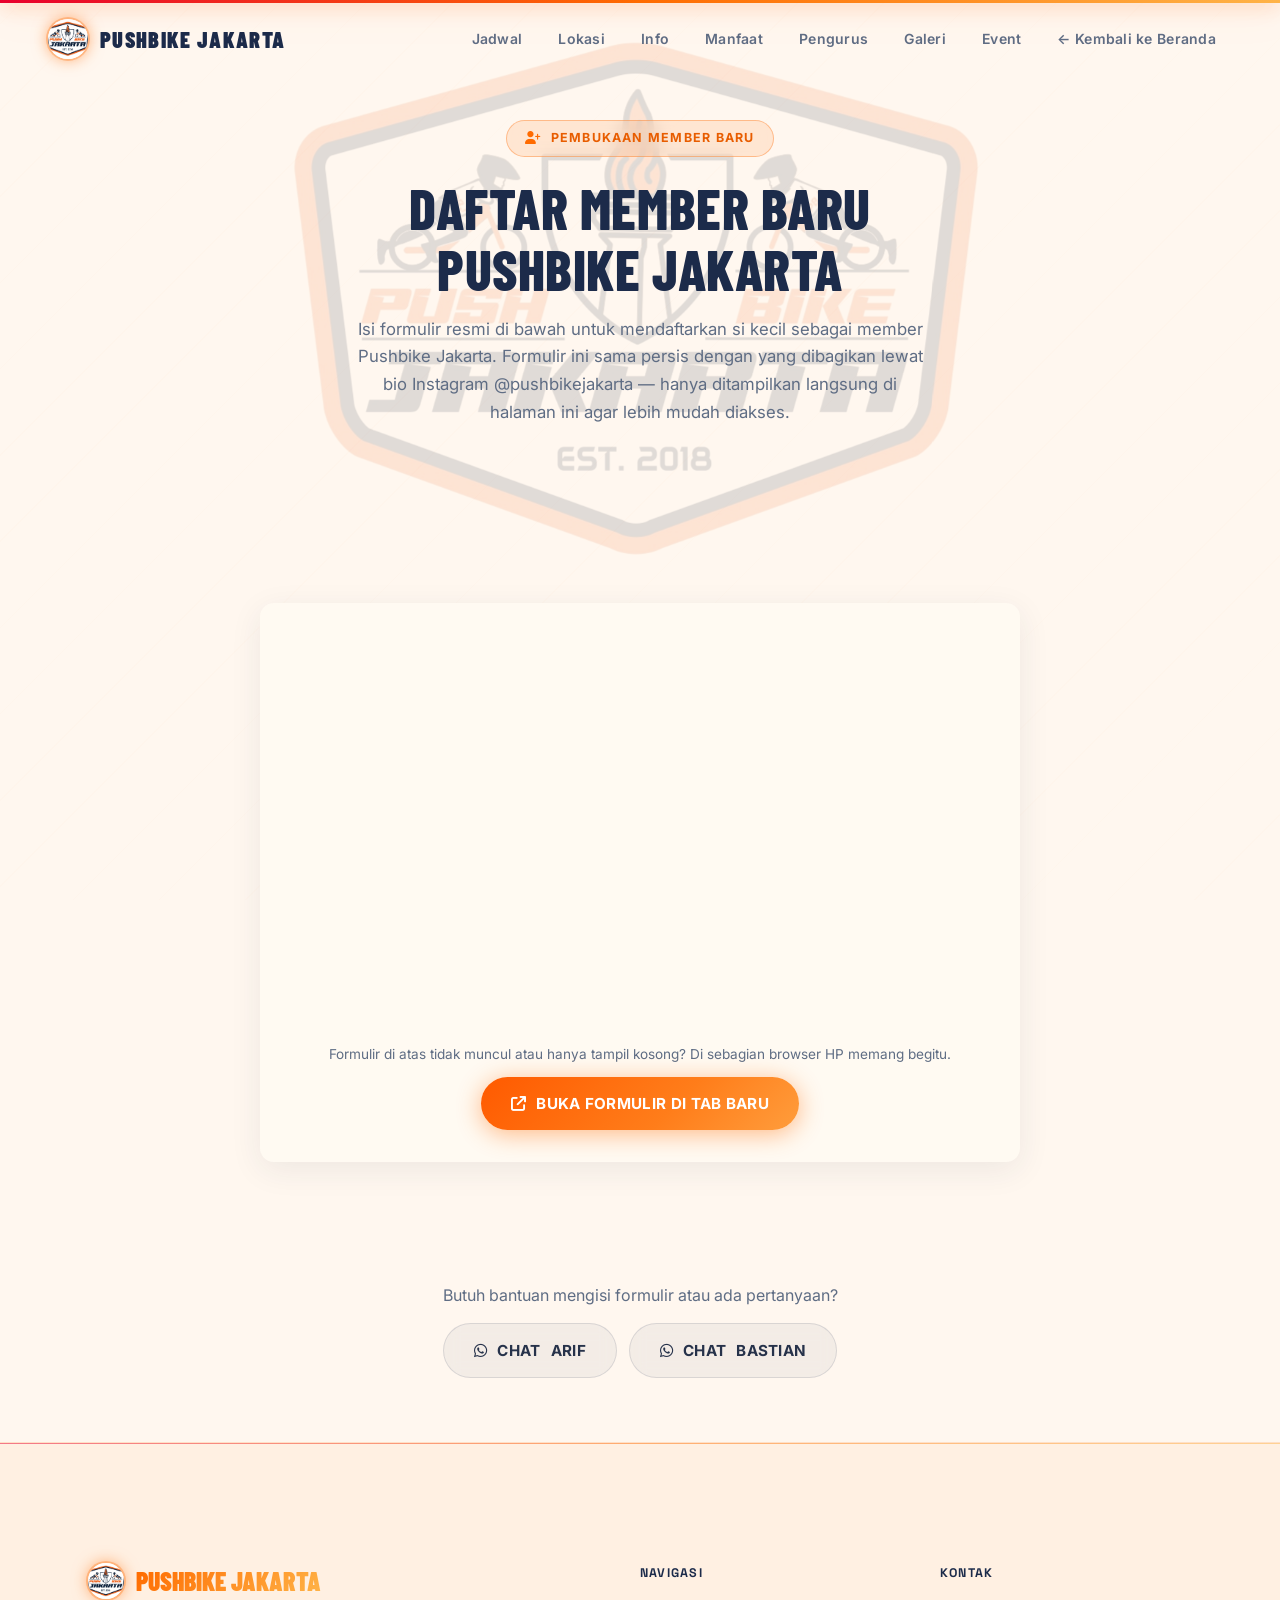
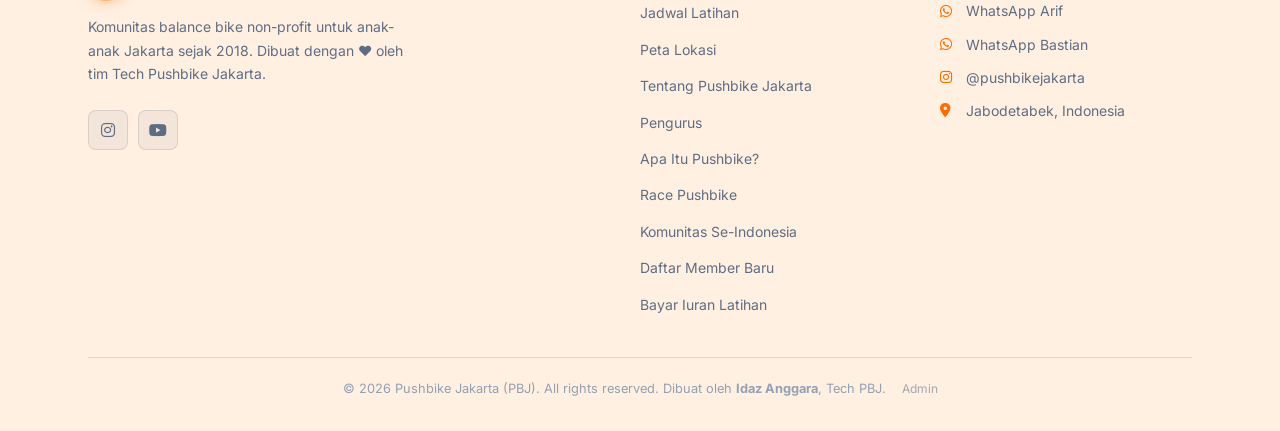
<file: register.html>
<!DOCTYPE html>
<html lang="id">

<head>
  <meta charset="UTF-8" />
  <meta name="viewport" content="width=device-width, initial-scale=1.0" />

  <title>Daftar Member Baru — Pushbike Jakarta</title>
  <meta name="description"
    content="Formulir resmi pendaftaran member baru Pushbike Jakarta (PBJ) — komunitas balance bike anak Jakarta sejak 2018. Isi data si kecil untuk bergabung." />
  <meta name="robots" content="index, follow" />
  <link rel="canonical" href="https://www.pushbikejakarta.com/register.html" />

  <!-- ===== OPEN GRAPH & TWITTER (preview saat link dibagikan di IG/WA/Telegram) ===== -->
  <meta property="og:type" content="website" />
  <meta property="og:site_name" content="Pushbike Jakarta" />
  <meta property="og:title" content="Daftar Member Baru — Pushbike Jakarta" />
  <meta property="og:description"
    content="Formulir resmi pendaftaran member baru Pushbike Jakarta (PBJ) — komunitas balance bike anak Jakarta sejak 2018. Isi data si kecil untuk bergabung." />
  <meta property="og:url" content="https://www.pushbikejakarta.com/register.html" />
  <meta property="og:image" content="https://www.pushbikejakarta.com/assets/og-image.jpg" />
  <meta property="og:image:width" content="1200" />
  <meta property="og:image:height" content="630" />
  <meta property="og:locale" content="id_ID" />
  <meta name="twitter:card" content="summary_large_image" />
  <meta name="twitter:title" content="Daftar Member Baru — Pushbike Jakarta" />
  <meta name="twitter:description"
    content="Formulir resmi pendaftaran member baru Pushbike Jakarta (PBJ) — komunitas balance bike anak Jakarta sejak 2018." />
  <meta name="twitter:image" content="https://www.pushbikejakarta.com/assets/og-image.jpg" />

  <!-- Satu rel="icon" saja + path absolut, sama persis dengan index.html —
       alasan lengkapnya ada di blok FAVICON index.html. -->
  <link rel="icon" type="image/png" sizes="192x192" href="/assets/favicon_io/android-chrome-192x192.png" />
  <link rel="apple-touch-icon" href="/assets/favicon_io/apple-touch-icon.png" />
  <link rel="manifest" href="/assets/favicon_io/site.webmanifest" />

  <link rel="preconnect" href="https://fonts.googleapis.com" />
  <link rel="preconnect" href="https://fonts.gstatic.com" crossorigin />
  <link
    href="https://fonts.googleapis.com/css2?family=Barlow+Condensed:ital,wght@0,400;0,600;0,700;0,800;0,900;1,700&family=Inter:wght@300;400;500;600;700;800;900&family=Space+Grotesk:wght@400;500;600;700;800&display=swap"
    rel="stylesheet" />

  <!-- ?v= = cache-busting, HARUS sama dengan versi terbaru di index.html/admin.html -->
  <!-- style.css dipecah jadi 6 berkas bertema (lihat header masing-masing).
       URUTAN INI TIDAK BOLEH DITUKAR: CSS bersifat cascade dan berkas-berkas
       ini dipotong berurutan dari satu file besar, jadi menukar urutannya akan
       mengubah tampilan. Naikkan ?v= di SEMUA baris tiap kali salah satunya diubah. -->
  <link rel="stylesheet" href="css/base.css?v=2" />
  <link rel="stylesheet" href="css/home.css?v=2" />
  <link rel="stylesheet" href="css/sections.css?v=2" />
  <link rel="stylesheet" href="css/responsive.css?v=2" />
  <link rel="stylesheet" href="css/data-sections.css?v=2" />
  <link rel="stylesheet" href="css/article.css?v=2" />
  <link rel="stylesheet" href="https://cdnjs.cloudflare.com/ajax/libs/font-awesome/6.5.0/css/all.min.css" />
</head>

<body>
  <!-- Header/nav sengaja meniru markup index.html persis (kelas & struktur sama)
       supaya tampilan navbar konsisten, tapi TIDAK memuat main.js/schedule.js/dst
       (logika peta, galeri, form register) yang tidak relevan di halaman ini —
       cukup config.js + script kecil inline di bawah, pola yang sama seperti
       admin.html. -->
  <header class="navbar" id="navbar">
    <div class="navbar__container">
      <a href="index.html" class="navbar__logo">
        <img src="assets/logo_PBJ.jpg" alt="Logo Pushbike Jakarta" class="logo-img" width="40" height="40" />
        <span class="logo-text">PUSHBIKE JAKARTA</span>
      </a>

      <nav class="navbar__nav" aria-label="Navigasi utama">
        <a href="index.html#schedule" class="nav-link">Jadwal</a>
        <a href="index.html#map" class="nav-link">Lokasi</a>
        <a href="index.html#info" class="nav-link">Info</a>
        <a href="index.html#manfaat" class="nav-link">Manfaat</a>
        <a href="index.html#pengurus" class="nav-link">Pengurus</a>
        <a href="index.html#galeri" class="nav-link">Galeri</a>
        <a href="index.html#events" class="nav-link">Event</a>
        <a href="index.html" class="nav-link">&larr; Kembali ke Beranda</a>
      </nav>

      <button class="navbar__hamburger" id="hamburgerBtn" aria-label="Buka menu" aria-expanded="false">
        <span></span>
        <span></span>
        <span></span>
      </button>
    </div>

    <div class="mobile-menu" id="mobileMenu" role="dialog" aria-modal="true">
      <a href="index.html#schedule" class="mobile-nav-link">Jadwal</a>
      <a href="index.html#map" class="mobile-nav-link">Lokasi</a>
      <a href="index.html#info" class="mobile-nav-link">Info</a>
      <a href="index.html#manfaat" class="mobile-nav-link">Manfaat</a>
      <a href="index.html#pengurus" class="mobile-nav-link">Pengurus</a>
      <a href="index.html#galeri" class="mobile-nav-link">Galeri</a>
      <a href="index.html#events" class="mobile-nav-link">Event</a>
      <a href="index.html" class="mobile-nav-link">&larr; Kembali ke Beranda</a>
    </div>
  </header>

  <main>
    <!-- ============================================================
         JUDUL HALAMAN
         ============================================================ -->
    <section class="section has-watermark">
      <div class="container">
        <div class="section-header">
          <div class="section-badge">
            <i class="fa-solid fa-user-plus"></i> Pembukaan Member Baru
          </div>
          <h1 class="section-title">Daftar Member Baru<br />Pushbike Jakarta</h1>
          <p class="section-subtitle">
            Isi formulir resmi di bawah untuk mendaftarkan si kecil sebagai member Pushbike
            Jakarta. Formulir ini sama persis dengan yang dibagikan lewat bio Instagram
            <a href="https://instagram.com/pushbikejakarta" target="_blank" rel="noopener">@pushbikejakarta</a>
            — hanya ditampilkan langsung di halaman ini agar lebih mudah diakses.
          </p>
        </div>
      </div>
    </section>

    <!-- ============================================================
         EMBED GOOGLE FORM
         Iframe + wrapper custom (bukan rebuild form) — hasil riset:
         cara paling tahan lama karena tidak bergantung struktur field
         form yang bisa berubah sewaktu-waktu. Isi form (di DALAM
         iframe) tetap tampak seperti Google Forms — keterbatasan
         cross-origin, tidak bisa di-custom penuh dari sisi kita.
         ============================================================ -->
    <section class="registration-embed-section">
      <div class="container">
        <div class="registration-embed-card">
          <p class="registration-embed-loading" id="regEmbedLoading">
            <i class="fa-solid fa-spinner fa-spin"></i> Memuat formulir…
          </p>
          <div class="registration-embed-frame">
            <iframe id="regEmbedIframe" title="Formulir Pendaftaran Member Baru Pushbike Jakarta"></iframe>
          </div>
          <!-- href tombol diisi js/site-settings.js dari REGISTRATION_FORM_URL —
               id="regEmbedFallbackLink" jangan diubah. -->
          <div class="registration-embed-fallback">
            <p class="registration-embed-fallback__text">
              Formulir di atas tidak muncul atau hanya tampil kosong?
              Di sebagian browser HP memang begitu.
            </p>
            <a id="regEmbedFallbackLink" class="btn btn--primary" href="#" target="_blank" rel="noopener">
              <i class="fa-solid fa-arrow-up-right-from-square"></i> Buka Formulir di Tab Baru
            </a>
          </div>
        </div>
      </div>
    </section>

    <!-- ============================================================
         BANTUAN — fallback WhatsApp kalau ada kendala isi form
         ============================================================ -->
    <section class="registration-help">
      <div class="container">
        <p class="registration-help__text">Butuh bantuan mengisi formulir atau ada pertanyaan?</p>
        <div class="registration-help__buttons">
          <a id="waHelpLink1" class="btn btn--ghost" target="_blank" rel="noopener">
            <i class="fa-brands fa-whatsapp"></i> Chat <span id="waHelpName1">Admin</span>
          </a>
          <a id="waHelpLink2" class="btn btn--ghost" target="_blank" rel="noopener">
            <i class="fa-brands fa-whatsapp"></i> Chat <span id="waHelpName2">Admin</span>
          </a>
        </div>
      </div>
    </section>
  </main>

  <!-- Footer — markup sama persis dengan index.html untuk konsistensi -->
  <footer class="footer">
    <div class="container">
      <div class="footer-grid">
        <div class="footer-brand">
          <div class="footer-logo">
            <img src="assets/logo_PBJ.jpg" alt="Logo PBJ" class="logo-img logo-img--sm" width="36" height="36" />
            <div>
              <span class="footer-logo-text">PUSHBIKE JAKARTA</span>
            </div>
          </div>
          <p class="footer-tagline">
            Komunitas balance bike non-profit untuk anak-anak Jakarta sejak 2018.
            Dibuat dengan &#10084;&#65039; oleh tim Tech Pushbike Jakarta.
          </p>
          <div class="footer-social">
            <a href="https://instagram.com/pushbikejakarta" class="social-link"
              aria-label="Instagram Pushbike Jakarta" target="_blank" rel="noopener">
              <i class="fa-brands fa-instagram"></i>
            </a>
            <a href="https://www.youtube.com/@pushbikejakarta6288" class="social-link"
              aria-label="YouTube Pushbike Jakarta" target="_blank" rel="noopener">
              <i class="fa-brands fa-youtube"></i>
            </a>
          </div>
        </div>

        <div class="footer-links">
          <h4 class="footer-links__title">Navigasi</h4>
          <ul>
            <li><a href="index.html#schedule">Jadwal Latihan</a></li>
            <li><a href="index.html#map">Peta Lokasi</a></li>
            <li><a href="index.html#info">Tentang Pushbike Jakarta</a></li>
            <li><a href="index.html#pengurus">Pengurus</a></li>
            <li><a href="apa-itu-pushbike.html">Apa Itu Pushbike?</a></li>
            <li><a href="race-pushbike.html">Race Pushbike</a></li>
            <li><a href="komunitas-pushbike-indonesia.html">Komunitas Se-Indonesia</a></li>
            <li><a href="register.html">Daftar Member Baru</a></li>
            <li><a href="bayar.html">Bayar Iuran Latihan</a></li>
          </ul>
        </div>

        <div class="footer-contact">
          <h4 class="footer-links__title">Kontak</h4>
          <ul>
            <li>
              <i class="fa-brands fa-whatsapp"></i>
              <a id="waAdminLink1" target="_blank" rel="noopener">WhatsApp Admin</a>
            </li>
            <li>
              <i class="fa-brands fa-whatsapp"></i>
              <a id="waAdminLink2" target="_blank" rel="noopener">WhatsApp Admin</a>
            </li>
            <li>
              <i class="fa-brands fa-instagram"></i>
              <a href="https://instagram.com/pushbikejakarta" target="_blank" rel="noopener">@pushbikejakarta</a>
            </li>
            <li>
              <i class="fa-solid fa-location-dot"></i>
              <span>Jabodetabek, Indonesia</span>
            </li>
          </ul>
        </div>
      </div>

      <div class="footer-bottom">
        <hr class="footer-divider" />
        <p class="footer-copy">
          &copy; <span id="footerYear">2026</span> Pushbike Jakarta (PBJ). All rights reserved.
          Dibuat oleh <a href="https://www.instagram.com/idazanggara/" target="_blank"
            rel="noopener"><strong>Idaz Anggara</strong></a>, Tech PBJ.
          <a href="admin.html" class="footer-admin-link" aria-label="Halaman admin pengurus">Admin</a>
        </p>
      </div>
    </div>
  </footer>

  <!-- Versi ?v= HARUS sama dengan index.html/admin.html supaya membaca
       config.js dari cache entry yang sama (tidak ada yang stale) -->
  <script src="js/config.js?v=16"></script>
  <!-- site-settings.js = isi iframe Google Form dari Sheet (fallback ke config.js) -->
  <script src="js/site-settings.js?v=6"></script>
  <!-- page-chrome.js = navbar scroll, menu mobile, tahun footer, link WA footer.
       Dipakai bersama oleh semua halaman selain index.html — sebelumnya potongan
       kode ini disalin inline di sini. -->
  <script src="js/page-chrome.js?v=1"></script>
  <script>
    /* ================================================================
       Script KHUSUS halaman ini saja: tombol bantuan WhatsApp di bawah
       formulir (waHelpLink1/2). Beda dari link WA footer yang sudah diurus
       page-chrome.js — yang ini membawa teks pesan siap kirim tentang
       kendala mengisi formulir pendaftaran.
       ================================================================ */
    ;(async () => {
      if (typeof resolveAdminWaContacts !== 'function') return

      try {
        const [primary, secondary] = await resolveAdminWaContacts()
        const pesan = 'Halo Admin PBJ, saya butuh bantuan mengisi formulir pendaftaran member baru.'

        const waHelpLink1 = document.getElementById('waHelpLink1')
        const waHelpName1 = document.getElementById('waHelpName1')
        if (primary && primary.number) {
          if (waHelpLink1) waHelpLink1.href = `https://wa.me/${primary.number}?text=${encodeURIComponent(pesan)}`
          if (waHelpName1) waHelpName1.textContent = primary.name
        }

        // Tombol bantuan ke-2 disembunyikan kalau memang cuma ada 1 kontak
        // terkonfigurasi (bukan dibiarkan jadi tombol dengan link kosong)
        const waHelpLink2 = document.getElementById('waHelpLink2')
        if (!waHelpLink2) return

        if (!secondary || !secondary.number) {
          waHelpLink2.hidden = true
          return
        }

        const waHelpName2 = document.getElementById('waHelpName2')
        waHelpLink2.href = `https://wa.me/${secondary.number}?text=${encodeURIComponent(pesan)}`
        if (waHelpName2) waHelpName2.textContent = secondary.name
      } catch (error) {
        // Formulir tetap bisa diisi walau tombol bantuan WA gagal dimuat
        console.warn('Tombol bantuan WhatsApp tidak dapat dimuat:', error)
      }
    })()

    // Iframe Google Form diisi oleh site-settings.js (baca REGISTRATION_FORM_URL
    // dari Sheet dulu, fallback ke konstanta REGISTRATION_FORM_URL di config.js)
  </script>
</body>

</html>
</file>
<file: css/base.css>
/* ================================================================
   base.css — pecahan dari style.css
   Fondasi: custom property (warna/font/radius), reset, garis aksen atas,
   kelas utilitas, komponen tombol, navbar & menu mobile.

   URUTAN PEMUATAN PENTING. CSS bersifat cascade, dan file-file ini
   dipotong BERURUTAN dari satu file besar, jadi <link> di HTML harus
   tetap urut: base -> home -> sections -> responsive ->
   data-sections -> article. Menukar urutannya akan mengubah tampilan.
   ================================================================ */

/* ================================================================
   style.css — PBJ Community Website
   Design System: RACING POWER — Bold Orange + Deep Black
   "Built for Mama & Papa Racing"
   ================================================================ */

/* ----------------------------------------------------------------
   GOOGLE FONTS
   Font (Inter, Space Grotesk, Barlow Condensed) di-load lewat SATU
   <link> di <head> index.html. Dulu ada @import di sini juga yang
   memuat font YANG SAMA — browser jadi request font dua kali (dobel
   network round-trip, lebih lambat). Sudah dihapus; kalau butuh ganti
   berat/keluarga font, edit <link> di index.html, bukan di sini.
   ---------------------------------------------------------------- */

/* ----------------------------------------------------------------
   CSS CUSTOM PROPERTIES (VARIABLES)
   ---------------------------------------------------------------- */
:root {
  /* === WARNA UTAMA — Bright & Cheerful (cream hangat + putih) === */
  --clr-bg:          #fff7ef;   /* Latar utama — cream hangat, ceria & ramah */
  --clr-bg-2:        #fff0e2;   /* Background section selang-seling, sedikit lebih hangat */
  --clr-bg-card:     #fffaf2;   /* Kartu putih gading (ivory hangat) — lembut, tak menyilaukan */
  --clr-surface:     rgba(28,43,74,0.05);   /* Isian halus (input, chip) di latar terang */
  --clr-border:      rgba(28,43,74,0.12);   /* Garis tepi lembut di latar terang */
  --clr-border-hot:  rgba(255,107,0,0.35);

  /* === WARNA ACCENT — PBJ Racing Orange === */
  --clr-orange:      #ff6b00;   /* Oranye utama — PBJ logo */
  --clr-orange-lt:   #e85d00;   /* Oranye pekat untuk TEKS di latar terang (kontras cukup) */
  --clr-orange-dk:   #cc5500;   /* Oranye gelap */
  --clr-amber:       #ffb347;   /* Amber/emas untuk highlight */
  --clr-red:         #e8002d;   /* Merah aksen */
  --clr-accent:      var(--clr-orange);

  /* === Warna ceria pendukung (dari logo & aksen playful) === */
  --clr-navy:        #1c2b4a;   /* Navy dari logo — heading & teks utama */
  --clr-sky:         #1aa9c9;   /* Biru langit — sentuhan ceria */
  --clr-green:       #17a866;   /* Hijau segar */
  --clr-purple:      #7c5cff;   /* Ungu playful */

  /* Gradients utama */
  --gradient-fire:    linear-gradient(135deg, #e8002d 0%, #ff6b00 50%, #ffb347 100%);
  --gradient-orange:  linear-gradient(135deg, #ff6b00 0%, #ffb347 100%);
  --gradient-hot:     linear-gradient(135deg, #ff5a00 0%, #ff7d1a 60%, #ff9d3c 100%);
  --gradient-hero:    linear-gradient(135deg, rgba(255,107,0,0.12) 0%, rgba(232,0,45,0.06) 50%, transparent 100%);
  --gradient-card:    linear-gradient(145deg, rgba(255,107,0,0.05) 0%, rgba(255,107,0,0.02) 100%);

  /* === WARNA TEKS === */
  --clr-text:        #26324a;   /* Body — navy-abu gelap, mudah dibaca & terpercaya */
  --clr-text-muted:  #5f6d84;   /* Teks sekunder */
  --clr-text-dim:    #94a0b3;   /* Teks tersier */
  --clr-white:       #ffffff;   /* Untuk teks DI ATAS oranye/gelap */
  --clr-heading:     #1c2b4a;   /* Warna judul (navy) */

  /* === FONT === */
  --font-body:    'Inter', system-ui, -apple-system, sans-serif;
  --font-heading: 'Space Grotesk', 'Inter', sans-serif;
  --font-racing:  'Barlow Condensed', 'Inter', sans-serif; /* Font racing untuk judul besar */

  /* === BORDER RADIUS === */
  --radius-sm:   8px;
  --radius-md:   14px;
  --radius-lg:   20px;
  --radius-xl:   28px;
  --radius-full: 9999px;

  /* === SHADOW ===
     Nilai di sini pakai navy brand (28,43,74) yang di-alpha rendah, BUKAN
     hitam pekat. Alasannya: situs ini berlatar krem terang, dan bayangan
     hitam ber-alpha tinggi (versi lama memakai 0.4-0.7) tidak terbaca
     sebagai bayangan di latar terang — yang terlihat justru noda abu-abu
     tebal mengelilingi tiap kartu. Nilai hitam pekat itu wajar hanya di
     atas latar gelap; yang masih memakainya di file lain sengaja
     dibiarkan karena memang berada di dalam overlay gelap (lightbox &
     modal event). */
  --shadow-card:    0 6px 20px rgba(28,43,74,0.10), 0 1px 3px rgba(28,43,74,0.06);
  --shadow-glow:    0 0 40px rgba(255,107,0,0.16), 0 8px 24px rgba(28,43,74,0.12);
  --shadow-glow-sm: 0 0 20px rgba(255,107,0,0.3);
  --shadow-orange:  0 4px 24px rgba(255,107,0,0.4);
  --shadow-navbar:  0 2px 14px rgba(28,43,74,0.08), 0 1px 0 rgba(255,107,0,0.1);

  /* === TRANSISI === */
  --transition-fast:   0.15s ease;
  --transition-normal: 0.25s ease;
  --transition-slow:   0.4s cubic-bezier(0.34, 1.56, 0.64, 1);

  /* === SPACING === */
  --section-py: clamp(64px, 10vw, 120px);
}

/* ----------------------------------------------------------------
   RESET & BASE STYLES
   ---------------------------------------------------------------- */
*, *::before, *::after {
  box-sizing: border-box;
  margin: 0;
  padding: 0;
}

html {
  scroll-behavior: smooth;
  -webkit-font-smoothing: antialiased;
}

body {
  font-family: var(--font-body);
  background-color: var(--clr-bg);
  color: var(--clr-text);
  line-height: 1.65;
  overflow-x: hidden;
  min-height: 100vh;
}

/* Racing texture overlay — subtle speed lines on body */
body::before {
  content: '';
  position: fixed;
  inset: 0;
  background-image:
    repeating-linear-gradient(
      -45deg,
      transparent,
      transparent 60px,
      rgba(255,107,0,0.012) 60px,
      rgba(255,107,0,0.012) 61px
    );
  pointer-events: none;
  z-index: 0;
}

h1, h2, h3, h4, h5, h6 { font-family: var(--font-heading); color: var(--clr-heading); }

a { text-decoration: none; color: inherit; }
ul { list-style: none; }
img { max-width: 100%; display: block; }
button { font-family: var(--font-body); cursor: pointer; border: none; }

/* ----------------------------------------------------------------
   RACING STRIPE ACCENT — Global top accent line
   ---------------------------------------------------------------- */
body::after {
  content: '';
  position: fixed;
  top: 0; left: 0; right: 0;
  height: 3px;
  background: var(--gradient-fire);
  z-index: 9999;
  box-shadow: 0 0 20px rgba(255,107,0,0.8), 0 0 40px rgba(255,107,0,0.4);
}

/* ----------------------------------------------------------------
   UTILITY CLASSES
   ---------------------------------------------------------------- */
/* Atribut hidden HTML harus SELALU menang, termasuk atas elemen yang
   punya display:flex/grid sendiri. Tanpa ini, elemen ber-atribut hidden
   bisa tetap tampil (bug kelas ini pernah terjadi pada .view-toggle). */
[hidden] { display: none !important; }

.container {
  width: 100%;
  max-width: 1200px;
  margin-inline: auto;
  padding-inline: clamp(16px, 4vw, 48px);
  position: relative;
  z-index: 1;
}

/* Kerangka section generik: dipakai section baru (#events, #instagram,
   #faq) lewat class="section" supaya jarak vertikal & offset anchor
   terhadap navbar konsisten tanpa menyalin dua deklarasi ini. */
.section {
  padding-block: var(--section-py);
}

/* Offset anchor untuk SEMUA section ber-id (#schedule, #map, #info, #manfaat,
   #pengurus, #galeri, #events, #register, #faq). Navbar itu position:fixed
   setinggi ±75px, jadi tanpa ini judul section yang dituju link tertutup
   navbar. Sebelumnya offset ini cuma menempel di .section, padahal sebagian
   besar section beranda memakai class-nya sendiri (.schedule, .map-section,
   .info-section, ...) sehingga tidak kebagian — baru terlihat setelah link
   antar halaman ke section beranda diperbaiki. Memakai section[id] supaya
   section ber-id yang dibuat nanti otomatis ikut benar. */
section[id] {
  scroll-margin-top: 80px;
}

.section-header {
  text-align: center;
  margin-bottom: 56px;
}

.section-badge {
  display: inline-flex;
  align-items: center;
  gap: 8px;
  background: rgba(255,107,0,0.12);
  border: 1px solid rgba(255,107,0,0.35);
  color: var(--clr-orange-lt);
  font-size: 0.78rem;
  font-weight: 700;
  letter-spacing: 0.1em;
  text-transform: uppercase;
  padding: 7px 18px;
  border-radius: var(--radius-full);
  margin-bottom: 20px;
  backdrop-filter: blur(8px);
}
.section-badge i { color: var(--clr-orange); }

.section-title {
  font-family: var(--font-racing);
  font-size: clamp(2.2rem, 5vw, 3.5rem);
  font-weight: 800;
  line-height: 1.1;
  letter-spacing: 0.01em;
  text-transform: uppercase;
  margin-bottom: 16px;
}

.section-subtitle {
  font-size: 1.05rem;
  color: var(--clr-text-muted);
  max-width: 580px;
  margin-inline: auto;
}

/* ----------------------------------------------------------------
   BUTTON COMPONENTS
   ---------------------------------------------------------------- */
.btn {
  display: inline-flex;
  align-items: center;
  gap: 10px;
  padding: 14px 30px;
  border-radius: var(--radius-full);
  font-size: 0.95rem;
  font-weight: 700;
  cursor: pointer;
  transition: transform var(--transition-normal),
              box-shadow var(--transition-normal),
              opacity var(--transition-fast);
  border: none;
  font-family: inherit;
  letter-spacing: 0.02em;
  text-transform: uppercase;
}

.btn:hover  { transform: translateY(-3px); }
.btn:active { transform: translateY(0); }

/* Primary — blazing orange */
.btn--primary {
  background: var(--gradient-hot);
  color: var(--clr-white);
  box-shadow: 0 4px 24px rgba(255,107,0,0.45), 0 0 0 0 rgba(255,107,0,0.3);
  animation: pulse-btn 3s ease-in-out infinite;
}
.btn--primary:hover {
  box-shadow: 0 8px 40px rgba(255,107,0,0.65), 0 0 60px rgba(255,107,0,0.2);
}

@keyframes pulse-btn {
  0%, 100% { box-shadow: 0 4px 24px rgba(255,107,0,0.45), 0 0 0 0 rgba(255,107,0,0.3); }
  50%       { box-shadow: 0 4px 24px rgba(255,107,0,0.6), 0 0 40px rgba(255,107,0,0.15); }
}

/* Ghost — glass outline */
.btn--ghost {
  background: var(--clr-surface);
  color: var(--clr-text);
  border: 1.5px solid var(--clr-border);
  backdrop-filter: blur(8px);
}
.btn--ghost:hover {
  border-color: var(--clr-orange);
  color: var(--clr-orange-lt);
  background: rgba(255,107,0,0.08);
}

.btn--full { width: 100%; justify-content: center; }

/* ----------------------------------------------------------------
   NAVBAR
   ---------------------------------------------------------------- */
.navbar {
  position: fixed;
  top: 0;
  left: 0;
  right: 0;
  z-index: 1000;
  padding: 0 clamp(16px, 4vw, 48px);
  transition: background var(--transition-normal), box-shadow var(--transition-normal);
  margin-top: 3px; /* offset top racing stripe */
}

.navbar--scrolled {
  background: rgba(255,247,239,0.9);
  backdrop-filter: blur(24px);
  -webkit-backdrop-filter: blur(24px);
  box-shadow: var(--shadow-navbar);
  border-bottom: 1px solid var(--clr-border);
}

.navbar__container {
  display: flex;
  align-items: center;
  justify-content: space-between;
  height: 72px;
  max-width: 1200px;
  margin-inline: auto;
}

/* Logo */
.navbar__logo {
  display: flex;
  align-items: center;
  gap: 12px;
}

.logo-img {
  width: 40px; height: 40px;
  border-radius: 50%;
  object-fit: cover;
  box-shadow: 0 0 16px rgba(255,107,0,0.6), 0 0 0 2px rgba(255,107,0,0.3);
  flex-shrink: 0;
  transition: box-shadow var(--transition-normal);
}
.logo-img:hover {
  box-shadow: 0 0 28px rgba(255,107,0,0.9), 0 0 0 2px rgba(255,107,0,0.5);
}
.logo-img--sm { width: 36px; height: 36px; }

.logo-text {
  font-family: var(--font-racing);
  font-size: clamp(1.05rem, 2vw, 1.4rem);
  font-weight: 900;
  /* Navy solid (warna logo & judul section), BUKAN gradient oranye:
     gradient oranye tenggelam di latar krem/oranye sehingga sulit dibaca */
  color: var(--clr-navy);
  letter-spacing: 0.06em;
  text-transform: uppercase;
  line-height: 1;
}


/* Nav links */
.navbar__nav {
  display: flex;
  align-items: center;
  gap: 4px;
}

.nav-link {
  padding: 8px 16px;
  border-radius: var(--radius-full);
  font-size: 0.875rem;
  font-weight: 600;
  color: var(--clr-text-muted);
  transition: color var(--transition-fast), background var(--transition-fast);
  letter-spacing: 0.02em;
}
.nav-link:hover { color: var(--clr-heading); background: rgba(28,43,74,0.06); }

.nav-link--cta {
  background: var(--gradient-hot);
  color: var(--clr-white) !important;
  box-shadow: 0 2px 16px rgba(255,107,0,0.4);
  margin-left: 8px;
  text-transform: uppercase;
  font-size: 0.82rem;
  letter-spacing: 0.04em;
  /* Label CTA berisi 2-3 kata. Tanpa nowrap ia pecah jadi beberapa baris
     begitu ruang navbar menyempit, dan pill-nya meninggi 2-3x sehingga
     navbar ikut melar. Lebih baik teks tetap satu baris; penyempitan
     padding/font untuk layar sedang ditangani di responsive.css. */
  white-space: nowrap;
}
.nav-link--cta:hover {
  box-shadow: 0 4px 28px rgba(255,107,0,0.65);
  background: var(--gradient-fire);
}

/* Hamburger */
.navbar__hamburger {
  display: none;
  flex-direction: column;
  gap: 5px;
  background: none;
  padding: 8px;
}
.navbar__hamburger span {
  display: block;
  width: 24px; height: 2px;
  background: var(--clr-orange);
  border-radius: 2px;
  transition: transform var(--transition-normal), opacity var(--transition-normal);
}
.navbar__hamburger.active span:nth-child(1) { transform: translateY(7px) rotate(45deg); }
.navbar__hamburger.active span:nth-child(2) { opacity: 0; transform: scaleX(0); }
.navbar__hamburger.active span:nth-child(3) { transform: translateY(-7px) rotate(-45deg); }

/* Mobile menu */
.mobile-menu {
  display: none;
  flex-direction: column;
  gap: 0;
  max-height: 0;
  overflow: hidden;
  background: rgba(255,247,239,0.98);
  backdrop-filter: blur(24px);
  border-top: 1px solid rgba(255,107,0,0.2);
  transition: max-height 0.35s ease;
}
/* Tinggi menu mobile mengikuti sisa layar di bawah navbar, BUKAN angka tetap.
   Sebelumnya max-height dipatok 400px — pas untuk 8 item, tapi begitu menu
   berisi 11 item (±50px per item = ±550px) tiga item terakhir terpotong dan,
   karena overflow: hidden, sama sekali tidak bisa diklik: Galeri, Event, dan
   CTA "Daftar Trial Class". Sekarang sisanya bisa di-scroll, dan menu apa pun
   panjangnya tetap terjangkau di layar sependek apa pun.
   dvh (dynamic viewport height) dipakai setelah vh sebagai penyempurna:
   di HP, bilah alamat browser menyusut/membesar saat scroll dan vh tidak
   ikut menyesuaikan, sedangkan dvh iya. Browser lama mengabaikan baris dvh
   dan tetap memakai vh di atasnya. */
.mobile-menu.open {
  max-height: calc(100vh - 75px);
  max-height: calc(100dvh - 75px);
  overflow-x: hidden;
  overflow-y: auto;
  -webkit-overflow-scrolling: touch;
}

.mobile-nav-link {
  padding: 16px 24px;
  font-size: 1rem;
  font-weight: 600;
  color: var(--clr-text-muted);
  border-bottom: 1px solid var(--clr-surface);
  transition: color var(--transition-fast), background var(--transition-fast), padding-left var(--transition-fast);
  text-transform: uppercase;
  letter-spacing: 0.05em;
  font-size: 0.9rem;
}
.mobile-nav-link:hover { color: var(--clr-orange-lt); background: rgba(255,107,0,0.06); padding-left: 32px; }
.mobile-nav-link--cta { color: var(--clr-orange) !important; font-weight: 800; }
</file>
<file: css/home.css>
/* ================================================================
   home.css — pecahan dari style.css
   Beranda bagian awal: hero, pemisah section, jadwal, peta lokasi,
   section info, manfaat, dan keamanan.

   URUTAN PEMUATAN PENTING. CSS bersifat cascade, dan file-file ini
   dipotong BERURUTAN dari satu file besar, jadi <link> di HTML harus
   tetap urut: base -> home -> sections -> responsive ->
   data-sections -> article. Menukar urutannya akan mengubah tampilan.
   ================================================================ */

/* ----------------------------------------------------------------
   HERO SECTION
   ---------------------------------------------------------------- */
.hero {
  position: relative;
  min-height: 100vh;
  display: flex;
  /* flex-start = konten hero (badge dst.) mepet ke atas, tepat di bawah navbar
     (tinggi navbar sudah di-reserve lewat padding-top di bawah) */
  align-items: flex-start;
  overflow: hidden;
  padding-top: 75px;
  /* Background utama hero: banner branded PBJ (anak balance bike + skyline Jakarta) */
  background-color: var(--clr-bg);            /* Fallback saat gambar belum termuat */
  background-image: url('../assets/bg/PBJ-bg-1.webp');
  background-size: cover;                      /* Isi penuh area hero, jaga aspek rasio */
  background-position: center center;          /* Fokus ke tengah komposisi gambar */
  background-repeat: no-repeat;
  background-attachment: fixed;                /* Diam saat halaman di-scroll (parallax) */
}

/* Scrim gelap di atas gambar background — jaga keterbacaan teks (kiri)
   sambil membiarkan skyline & aksen oranye gambar tembus di kanan.
   Gradient bawah menyatukan hero ke section berikutnya (var(--clr-bg)). */
.hero::before {
  content: '';
  position: absolute;
  inset: 0;
  background:
    linear-gradient(90deg,
      rgba(255,247,239,0.7) 0%,
      rgba(255,247,239,0.48) 35%,
      rgba(255,247,239,0.2) 56%,
      rgba(255,247,239,0.04) 78%,
      rgba(255,247,239,0) 100%),
    linear-gradient(to bottom,
      rgba(255,247,239,0.14) 0%,
      rgba(255,247,239,0) 25%,
      rgba(255,247,239,0) 58%,
      var(--clr-bg) 100%);
  pointer-events: none;
  z-index: 0;
}

/* Animated speed lines behind hero */
.hero::after {
  content: '';
  position: absolute;
  inset: 0;
  background-image:
    repeating-linear-gradient(
      -15deg,
      transparent,
      transparent 120px,
      rgba(255,107,0,0.025) 120px,
      rgba(255,107,0,0.025) 122px
    );
  pointer-events: none;
  z-index: 0;
  animation: speed-lines 8s linear infinite;
}

@keyframes speed-lines {
  0%   { background-position: 0 0; }
  100% { background-position: -200px 0; }
}

/* Orbs */
.hero__orb {
  position: absolute;
  border-radius: 50%;
  filter: blur(80px);
  pointer-events: none;
  z-index: 0;
}
.hero__orb--1 {
  width: 600px; height: 600px;
  background: radial-gradient(circle, rgba(255,107,0,0.2) 0%, rgba(200,60,0,0.08) 50%, transparent 70%);
  top: -150px; left: -150px;
  animation: orb-pulse 6s ease-in-out infinite;
}
.hero__orb--2 {
  width: 450px; height: 450px;
  background: radial-gradient(circle, rgba(232,0,45,0.15) 0%, transparent 70%);
  bottom: -80px; right: 5%;
  animation: orb-pulse 8s ease-in-out infinite 2s;
}
.hero__orb--3 {
  width: 350px; height: 350px;
  background: radial-gradient(circle, rgba(255,179,71,0.1) 0%, transparent 70%);
  top: 25%; right: 25%;
  animation: orb-pulse 7s ease-in-out infinite 4s;
}

@keyframes orb-pulse {
  0%, 100% { opacity: 0.7; transform: scale(1); }
  50%       { opacity: 1;   transform: scale(1.15); }
}

.hero__content {
  position: relative;
  z-index: 1;
  max-width: 55%;
  /* Top padding tipis: badge nempel dekat header (navbar) tapi tetap ada
     jarak kecil; sisa ruang bawah tetap lapang. */
  padding: clamp(4px, 0.6vw, 8px) clamp(16px, 4vw, 48px) var(--section-py);
  margin-left: auto;
  margin-right: auto;
}

/* CATATAN: keterbacaan judul di atas gambar SENGAJA ditangani lewat halo
   text-shadow/drop-shadow di .hero__title (lihat di bawah), BUKAN lewat
   panel/scrim di belakang blok teks. Panel pernah dicoba dan ditolak:
   .hero__content jauh lebih lebar & tinggi daripada teksnya sendiri
   (max-width 55% + padding-bottom setinggi section), jadi gradient
   sebesar apa pun melebar keluar dari huruf dan tepinya terbaca sebagai
   pita terang di sisi kiri hero. Halo yang menempel di bentuk huruf
   tidak punya masalah itu. */

@media (min-width: 1024px) {
  .hero { justify-content: flex-start; }
  .hero__content {
    /* Menyejajarkan konten hero dengan .container (max-width 1200px, terpusat).
       max() WAJIB di sini: di viewport antara 1024-1200px, (100vw - 1200px)
       bernilai NEGATIF, dan hasilnya margin kiri negatif yang menyeret badge,
       judul & subtitle keluar dari tepi kiri layar sampai terpotong.
       Batas bawah 24px membuatnya berhenti tepat di gutter, dan di layar
       >1200px rumus aslinya tetap berlaku seperti semula. */
    margin-left: max(24px, calc((100vw - 1200px) / 2 + 24px));
    margin-right: 0;
    padding-right: 0;
  }
}

.hero__badge {
  display: inline-flex;
  align-items: center;
  gap: 8px;
  background: rgba(255,107,0,0.1);
  border: 1px solid rgba(255,107,0,0.3);
  color: var(--clr-orange-lt);
  font-size: 0.78rem;
  font-weight: 700;
  padding: 7px 18px;
  border-radius: var(--radius-full);
  margin-bottom: 24px;
  backdrop-filter: blur(8px);
  letter-spacing: 0.08em;
  text-transform: uppercase;
}
.hero__badge i { color: var(--clr-orange); animation: blink-loc 2s ease-in-out infinite; }
@keyframes blink-loc {
  0%, 100% { opacity: 1; }
  50%       { opacity: 0.5; }
}

.hero__title {
  font-family: var(--font-racing);
  font-size: clamp(2rem, 5vw, 3.6rem);
  font-weight: 900;
  line-height: 1.08;
  letter-spacing: 0.02em;
  text-transform: uppercase;
  margin-bottom: 24px;

  /* Keterbacaan judul di atas gambar ditangani MURNI oleh halo yang menempel
     pada bentuk huruf — tidak ada elemen latar apa pun di belakangnya.
     Sudah dicoba dan ditolak: panel/kartu berbingkai, dan area kaca dengan
     tepi ber-mask. Keduanya tetap menyisakan bidang persegi yang terbaca
     sebagai kotak — elemen <h1> selalu berbentuk kotak, dan seberapa halus
     pun tepinya dipudarkan, perbedaan blur di dalam vs di luar bidang itu
     masih tertangkap mata sebagai garis. Halo pada huruf tidak punya
     masalah itu: yang dilukis persis mengikuti kontur hurufnya.

     Trik penumpukan: text-shadow dengan radius & warna SAMA yang ditulis
     berulang akan saling menimpa sehingga opasitasnya berakumulasi sampai
     nyaris solid. Hasilnya bantalan putih rapat yang memeluk tepi huruf —
     fungsinya seperti outline, tapi bentuk hurufnya tidak berubah. Radius
     yang makin besar di baris berikutnya melembutkan peralihan ke gambar,
     supaya bantalannya tidak terlihat seperti stiker. */
  text-shadow:
    0 0 3px rgba(255,247,239,1),
    0 0 3px rgba(255,247,239,1),
    0 0 3px rgba(255,247,239,1),
    0 0 8px rgba(255,247,239,1),
    0 0 16px rgba(255,247,239,0.95),
    0 0 30px rgba(255,247,239,0.8),
    0 2px 3px rgba(255,255,255,0.95);
}

/* Gradient text accent */
.hero__title--accent {
  background: var(--gradient-fire);
  -webkit-background-clip: text;
  -webkit-text-fill-color: transparent;
  background-clip: text;
  /* Isi huruf di sini transparan (gradient di-clip ke teks), jadi text-shadow
     TIDAK berlaku — bayangannya tergambar di belakang kotak teks, bukan
     mengikuti bentuk huruf. Karena itu halo yang diwarisi dari .hero__title
     harus dimatikan, lalu dibangun ulang memakai drop-shadow() yang memang
     bekerja pada bentuk huruf hasil render.
     Bedanya dengan text-shadow di atas: drop-shadow yang dirantai TIDAK
     saling menimpa di titik yang sama — tiap filter memakai hasil filter
     sebelumnya sebagai sumber, jadi bantalannya menebal bertahap. Radius
     kecil dulu (memeluk huruf), baru melebar. Ditutup bayangan gelap tipis
     untuk menegaskan tepi huruf oranye. */
  text-shadow: none;
  filter:
    drop-shadow(0 0 2px rgba(255,247,239,1))
    drop-shadow(0 0 2px rgba(255,247,239,1))
    drop-shadow(0 0 5px rgba(255,247,239,1))
    drop-shadow(0 0 10px rgba(255,247,239,0.9))
    drop-shadow(0 2px 5px rgba(28,43,74,0.28));
}

.hero__subtitle {
  font-size: 1.1rem;
  color: var(--clr-text-muted);
  margin-bottom: 40px;
  max-width: 500px;
  line-height: 1.7;
  /* Halo terang halus agar subtitle terbaca di atas gambar — lebih ringan
     daripada halo judul supaya hierarki visual tetap: mata jatuh ke judul dulu. */
  text-shadow:
    0 0 16px rgba(255,247,239,0.95),
    0 1px 6px rgba(255,255,255,0.9);
}
.hero__subtitle em     { color: var(--clr-orange-lt); font-style: normal; font-weight: 600; }
.hero__subtitle strong { color: var(--clr-heading); font-weight: 700; }

.hero__cta-group {
  display: flex;
  flex-wrap: wrap;
  gap: 14px;
  margin-bottom: 52px;
}

/* Stats */
.hero__stats {
  display: flex;
  align-items: center;
  gap: 28px;
  flex-wrap: wrap;
  padding: 20px 24px;
  background: var(--clr-bg-card);
  border: 1px solid rgba(255,107,0,0.12);
  border-radius: var(--radius-lg);
  backdrop-filter: blur(8px);
  width: fit-content;
}

.stat-item { display: flex; flex-direction: column; }

.stat-number {
  font-family: var(--font-racing);
  font-size: 2.4rem;
  font-weight: 900;
  line-height: 1;
  background: var(--gradient-orange);
  -webkit-background-clip: text;
  -webkit-text-fill-color: transparent;
  background-clip: text;
}

.stat-label {
  font-size: 0.75rem;
  font-weight: 600;
  color: var(--clr-text-muted);
  margin-top: 4px;
  text-transform: uppercase;
  letter-spacing: 0.06em;
}

.stat-divider {
  width: 1px; height: 40px;
  background: linear-gradient(to bottom, transparent, rgba(255,107,0,0.3), transparent);
}

/* Floating cards */
.hero__visual {
  display: flex; /* Changed from none */
  flex-direction: column; /* Added for vertical stacking */
  gap: 36px;
  position: absolute;
  /* max() = jarak dari kanan tidak pernah kurang dari 40px, jadi kartu
     tidak terpotong di layar sempit (dulu bisa negatif saat layar <1200px).
     +80px = digeser lebih ke kiri dari tepi konten di layar lebar. */
  right: max(40px, calc((100vw - 1200px) / 2 + 80px));
  top: 50%;
  transform: translateY(-50%);
  z-index: 1;
  width: auto; /* Changed from 380px */
  height: auto; /* Changed from 420px */
}

.floating-card {
  position: relative; /* Changed from absolute to relative for stacking */
  display: flex;
  align-items: center;
  gap: 12px;
  padding: 14px 20px;
  background: rgba(255,255,255,0.85);
  border: 1px solid var(--clr-border);
  border-radius: var(--radius-md);
  box-shadow: 0 10px 30px rgba(28,43,74,0.14);
  backdrop-filter: blur(20px);
  font-size: 0.9rem;
  font-weight: 700;
  color: var(--clr-text);
  white-space: nowrap;
  text-transform: uppercase;
  letter-spacing: 0.04em;
  font-size: 0.85rem;
  margin-top: 50px;
  margin-bottom: 50px;
}
.floating-card i {
  color: var(--clr-orange);
  font-size: 1.2rem;
  filter: drop-shadow(0 0 6px rgba(255,107,0,0.6));
}

.fc--1 { animation: float 4s ease-in-out infinite; }
.fc--2 { animation: float 4s ease-in-out infinite 1.3s; }
.fc--3 { animation: float 4s ease-in-out infinite 2.6s; }
.fc--4 { animation: float 4s ease-in-out infinite 3.9s; }

@keyframes float {
  0%, 100% { transform: translateY(0); }
  50%       { transform: translateY(-22px); }
}


/* ----------------------------------------------------------------
   SCHEDULE SECTION
   ---------------------------------------------------------------- */
.schedule {
  padding-block: var(--section-py);
  background: var(--clr-bg-2);
  position: relative;
  overflow: hidden;
}
.schedule::before {
  content: '';
  position: absolute;
  top: 0; left: 0; right: 0; bottom: 0;
  background: radial-gradient(ellipse 70% 50% at 50% 0%, rgba(255,107,0,0.05) 0%, transparent 70%);
  pointer-events: none;
}

/* Filter bar */
.filter-bar {
  display: flex;
  flex-wrap: wrap;
  gap: 8px;
  justify-content: center;
  margin-bottom: 40px;
}

.filter-btn {
  padding: 10px 22px;
  border-radius: var(--radius-full);
  font-size: 0.82rem;
  font-weight: 700;
  background: var(--clr-surface);
  color: var(--clr-text-muted);
  border: 1.5px solid var(--clr-border);
  transition: all var(--transition-normal);
  cursor: pointer;
  text-transform: uppercase;
  letter-spacing: 0.06em;
}
.filter-btn:hover { border-color: rgba(255,107,0,0.4); color: var(--clr-orange-lt); background: rgba(255,107,0,0.07); }
.filter-btn--active {
  background: var(--gradient-hot);
  color: white;
  border-color: transparent;
  box-shadow: 0 4px 20px rgba(255,107,0,0.4);
}

.schedule-grid {
  display: grid;
  grid-template-columns: repeat(auto-fill, minmax(300px, 1fr));
  gap: 24px;
}

.schedule-card {
  background: var(--clr-bg-card);
  border: 1px solid var(--clr-border);
  border-radius: var(--radius-lg);
  padding: 24px;
  box-shadow: var(--shadow-card);
  transition: transform var(--transition-normal), box-shadow var(--transition-normal), border-color var(--transition-normal);
  display: flex;
  flex-direction: column;
  gap: 16px;
  position: relative;
  overflow: hidden;
}
/* Left orange accent bar */
.schedule-card::before {
  content: '';
  position: absolute;
  left: 0; top: 0; bottom: 0;
  width: 3px;
  background: var(--gradient-orange);
  opacity: 0;
  transition: opacity var(--transition-normal);
}
.schedule-card:hover {
  transform: translateY(-8px);
  box-shadow: var(--shadow-glow);
  border-color: rgba(255,107,0,0.25);
}
.schedule-card:hover::before { opacity: 1; }

.schedule-card__header {
  display: flex;
  align-items: flex-start;
  justify-content: space-between;
  gap: 12px;
}

.schedule-card__icon {
  width: 48px; height: 48px;
  background: linear-gradient(135deg, rgba(255,107,0,0.2), rgba(255,107,0,0.08));
  border: 1px solid rgba(255,107,0,0.2);
  border-radius: var(--radius-sm);
  display: grid;
  place-items: center;
  font-size: 1.3rem;
  color: var(--clr-orange);
  flex-shrink: 0;
  filter: drop-shadow(0 0 8px rgba(255,107,0,0.3));
}

.schedule-card__day-badge {
  font-size: 0.72rem;
  font-weight: 800;
  padding: 4px 12px;
  border-radius: var(--radius-full);
  text-transform: uppercase;
  letter-spacing: 0.08em;
}
.badge--selasa { background: rgba(124,92,255,0.14); color: #6a48e0; border: 1px solid rgba(124,92,255,0.28); }
.badge--jumat  { background: rgba(23,168,102,0.14);  color: #0f8b52; border: 1px solid rgba(23,168,102,0.28); }
.badge--minggu { background: rgba(255,107,0,0.14);   color: #d85400; border: 1px solid rgba(255,107,0,0.28); }
.badge--event  { background: rgba(245,158,11,0.16);  color: #b45309; border: 1px solid rgba(245,158,11,0.30); }

.schedule-card__title {
  font-size: 1.05rem;
  font-weight: 700;
  color: var(--clr-heading);
  line-height: 1.3;
}

.schedule-card__details {
  display: flex;
  flex-direction: column;
  gap: 8px;
}

.schedule-detail-item {
  display: flex;
  align-items: center;
  gap: 10px;
  font-size: 0.875rem;
  color: var(--clr-text-muted);
}
.schedule-detail-item i {
  width: 16px;
  color: var(--clr-orange);
  flex-shrink: 0;
}

/* ----------------------------------------------------------------
   MAP SECTION
   ---------------------------------------------------------------- */
.map-section {
  padding-block: var(--section-py);
  background: var(--clr-bg);
}

.map-layout {
  display: grid;
  grid-template-columns: 1fr;
  gap: 24px;
}
@media (min-width: 900px) {
  .map-layout { grid-template-columns: 1fr 320px; }
}

.map-wrapper {
  border-radius: var(--radius-xl);
  overflow: hidden;
  box-shadow: var(--shadow-glow);
  border: 1px solid rgba(255,107,0,0.15);
  min-height: 480px;
}

.leaflet-map {
  width: 100%;
  height: 100%;
  min-height: 480px;
}

.location-sidebar {
  background: var(--clr-bg-card);
  backdrop-filter: blur(24px);
  -webkit-backdrop-filter: blur(24px);
  border: 1px solid rgba(255,107,0,0.12);
  border-radius: var(--radius-xl);
  padding: 24px;
  overflow-y: auto;
  max-height: 520px;
  box-shadow: var(--shadow-card);
}

.sidebar-title {
  font-size: 1rem;
  font-weight: 700;
  color: var(--clr-heading);
  margin-bottom: 20px;
  display: flex;
  align-items: center;
  gap: 8px;
  text-transform: uppercase;
  letter-spacing: 0.05em;
  font-size: 0.875rem;
}
.sidebar-title i { color: var(--clr-orange); }

.location-item {
  padding: 14px 0;
  border-bottom: 1px solid var(--clr-border);
  cursor: pointer;
  transition: padding-left var(--transition-fast), color var(--transition-fast);
  display: flex;
  flex-direction: column;
  gap: 4px;
}
.location-item:last-child { border-bottom: none; }
.location-item:hover { padding-left: 8px; }

.location-item__name {
  font-size: 0.9rem;
  font-weight: 700;
  color: var(--clr-text);
  transition: color var(--transition-fast);
}
.location-item:hover .location-item__name { color: var(--clr-orange-lt); }
.location-item__addr { font-size: 0.8rem; color: var(--clr-text-muted); }
.location-item__schedule {
  font-size: 0.78rem;
  color: var(--clr-orange);
  font-weight: 700;
  margin-top: 4px;
  text-transform: uppercase;
  letter-spacing: 0.04em;
}

/* Baris jadwal dua kolom: kolom hari lebar tetap supaya jam rata kiri
   (efek "tab": Selasa/Jumat/Minggu sejajar, jam-jam juga sejajar) */
.schedule-line { display: flex; gap: 10px; }
.schedule-line__day { flex: 0 0 62px; }

.leaflet-popup-content-wrapper {
  background: var(--clr-bg-card) !important;
  border: 1px solid rgba(255,107,0,0.2) !important;
  border-radius: var(--radius-md) !important;
  box-shadow: var(--shadow-glow) !important;
  color: var(--clr-text) !important;
}
.leaflet-popup-tip { background: var(--clr-bg-card) !important; }
.popup-title { font-weight: 700; color: var(--clr-heading); margin-bottom: 4px; font-family: var(--font-heading); }
.popup-time  { font-size: 0.85rem; color: var(--clr-orange); font-weight: 700; }
.popup-addr  { font-size: 0.82rem; color: var(--clr-text-muted); margin-top: 4px; }

/* ----------------------------------------------------------------
   INFO SECTION
   ---------------------------------------------------------------- */
.info-section {
  padding-block: var(--section-py);
  background: var(--clr-bg-2);
  position: relative;
  overflow: hidden;
}
.info-section::before {
  content: '';
  position: absolute;
  inset: 0;
  background: radial-gradient(ellipse 60% 50% at 80% 50%, rgba(255,107,0,0.05) 0%, transparent 70%);
  pointer-events: none;
}

.info-grid {
  display: grid;
  grid-template-columns: repeat(auto-fit, minmax(260px, 1fr));
  gap: 24px;
  margin-bottom: 64px;
}

.info-card {
  background: var(--clr-bg-card);
  border: 1px solid var(--clr-border);
  border-radius: var(--radius-lg);
  padding: 32px;
  text-align: center;
  transition: transform var(--transition-normal), box-shadow var(--transition-normal), border-color var(--transition-normal);
  position: relative;
  overflow: hidden;
}
.info-card::after {
  content: '';
  position: absolute;
  bottom: 0; left: 0; right: 0;
  height: 2px;
  background: var(--gradient-orange);
  transform: scaleX(0);
  transition: transform var(--transition-normal);
}
.info-card:hover { transform: translateY(-8px); box-shadow: var(--shadow-glow); border-color: rgba(255,107,0,0.2); }
.info-card:hover::after { transform: scaleX(1); }

.info-card--featured {
  background: linear-gradient(145deg, rgba(255,107,0,0.1), rgba(255,107,0,0.04));
  border-color: rgba(255,107,0,0.25);
  box-shadow: 0 0 40px rgba(255,107,0,0.08);
}

.info-card__icon {
  width: 60px; height: 60px;
  background: var(--gradient-hot);
  border-radius: var(--radius-md);
  display: grid;
  place-items: center;
  font-size: 1.5rem;
  color: white;
  margin: 0 auto 20px;
  box-shadow: 0 4px 24px rgba(255,107,0,0.4);
}

.info-card__title { font-size: 1.25rem; font-weight: 700; margin-bottom: 12px; text-transform: uppercase; letter-spacing: 0.04em; font-family: var(--font-racing); }
.info-card__text  { font-size: 0.9rem; color: var(--clr-text-muted); line-height: 1.7; }

/* About pushbike */
.about-pushbike {
  display: grid;
  grid-template-columns: 1fr;
  gap: 40px;
  align-items: center;
  background: var(--clr-bg-card);
  border: 1px solid rgba(255,107,0,0.1);
  border-radius: var(--radius-xl);
  padding: clamp(24px, 4vw, 48px);
}
@media (min-width: 768px) {
  .about-pushbike { grid-template-columns: 1fr 1fr; }
}

.about-pushbike__text h3 { font-family: var(--font-racing); font-size: 1.8rem; font-weight: 800; margin-bottom: 16px; text-transform: uppercase; }
.about-pushbike__text p  { color: var(--clr-text-muted); margin-bottom: 16px; font-size: 0.95rem; line-height: 1.75; }
.about-pushbike__text em { color: var(--clr-orange-lt); font-style: normal; font-weight: 600; }

.about-pushbike__badges { display: flex; flex-wrap: wrap; gap: 10px; }

.feature-badge {
  display: inline-flex;
  align-items: center;
  gap: 8px;
  padding: 10px 18px;
  background: var(--clr-bg-card);
  border: 1px solid rgba(255,107,0,0.15);
  border-radius: var(--radius-full);
  font-size: 0.82rem;
  font-weight: 700;
  color: var(--clr-text-muted);
  transition: all var(--transition-fast);
  text-transform: uppercase;
  letter-spacing: 0.04em;
}
.feature-badge:hover { color: var(--clr-orange-lt); border-color: rgba(255,107,0,0.4); background: rgba(255,107,0,0.07); }
.feature-badge i { color: var(--clr-orange); }

/* Blok About tambahan (Batch B): Founder & Sejarah, Sistem Pelatihan, Nilai & Spirit,
   Jenjang Atlet. Reuse "bahasa visual" .about-pushbike (kartu bg-card + border + radius-xl)
   supaya konsisten dengan kartu About yang sudah ada, tapi satu kolom (teks saja, tanpa
   grid badge) karena isinya lebih panjang / naratif. */
.about-block {
  background: var(--clr-bg-card);
  border: 1px solid rgba(255,107,0,0.1);
  border-radius: var(--radius-xl);
  padding: clamp(24px, 4vw, 48px);
  margin-top: 28px;
}
.about-block__title {
  display: flex;
  align-items: center;
  gap: 10px;
  font-family: var(--font-racing);
  font-size: 1.4rem;
  font-weight: 800;
  text-transform: uppercase;
  letter-spacing: 0.02em;
  margin-bottom: 16px;
}
.about-block__title i { color: var(--clr-orange); }
.about-block p { color: var(--clr-text-muted); margin-bottom: 16px; font-size: 0.95rem; line-height: 1.75; }
.about-block p:last-child { margin-bottom: 0; }

/* Slogan PBJ ditonjolkan sebagai pull-quote, bukan teks paragraf biasa */
.about-slogan {
  font-family: var(--font-racing);
  font-size: clamp(1.25rem, 3vw, 1.7rem);
  font-weight: 800;
  font-style: normal;
  color: var(--clr-orange);
  text-align: center;
  margin: 0 0 20px;
  padding: 20px;
  background: rgba(255,107,0,0.06);
  border-radius: var(--radius-md, 14px);
}

/* ----------------------------------------------------------------
   MANFAAT SECTION — "Bukan Sekadar Mainan" (trust + bukti riset)
   ---------------------------------------------------------------- */
.benefit-section { padding-block: var(--section-py); background: var(--clr-bg); }

/* Impact band — angka bukti riset */
.impact-band {
  display: grid;
  grid-template-columns: repeat(auto-fit, minmax(240px, 1fr));
  gap: 20px;
  margin-bottom: 48px;
}
.impact-card {
  background: var(--clr-bg-card);
  border: 1px solid var(--clr-border);
  border-top: 3px solid var(--clr-orange);
  border-radius: var(--radius-lg);
  padding: 30px 24px;
  text-align: center;
  box-shadow: var(--shadow-card);
}
.impact-number {
  display: block;
  font-family: var(--font-racing);
  font-size: 3rem;
  font-weight: 900;
  line-height: 1;
  color: var(--clr-orange);
  margin-bottom: 14px;
}
.impact-number small { font-size: 1.2rem; font-weight: 700; }
.impact-number i { font-size: 2.4rem; }
.impact-label { font-size: 0.9rem; color: var(--clr-text-muted); line-height: 1.6; }
.impact-label em { color: var(--clr-orange-lt); font-style: normal; font-weight: 700; }

.source-note {
  text-align: center;
  margin-top: 36px;
  font-size: 0.85rem;
  color: var(--clr-text-muted);
}
.source-note i { color: var(--clr-green); margin-right: 6px; }

/* ----------------------------------------------------------------
   KEAMANAN SECTION — Checklist perlengkapan wajib
   ---------------------------------------------------------------- */
.safety-section { padding-block: var(--section-py); background: var(--clr-bg-2); }

.safety-grid {
  display: grid;
  grid-template-columns: repeat(auto-fit, minmax(250px, 1fr));
  gap: 24px;
}
.safety-card {
  background: var(--clr-bg-card);
  border: 1px solid var(--clr-border);
  border-radius: var(--radius-lg);
  padding: 28px 24px;
  box-shadow: var(--shadow-card);
  transition: transform var(--transition-normal), box-shadow var(--transition-normal);
}
.safety-card:hover { transform: translateY(-6px); box-shadow: var(--shadow-glow); }
.safety-card__icon {
  width: 54px; height: 54px;
  border-radius: var(--radius-md);
  background: var(--gradient-hot);
  color: #fff;
  display: grid; place-items: center;
  font-size: 1.4rem;
  margin-bottom: 18px;
  box-shadow: 0 6px 18px rgba(255,107,0,0.35);
}
.safety-card__title {
  font-family: var(--font-racing);
  font-size: 1.15rem;
  text-transform: uppercase;
  letter-spacing: 0.03em;
  margin-bottom: 10px;
}
.safety-card p { font-size: 0.9rem; color: var(--clr-text-muted); line-height: 1.65; }
</file>
<file: css/sections.css>
/* ================================================================
   sections.css — pecahan dari style.css
   Beranda bagian akhir + elemen bersama: galeri, watermark logo, pengurus,
   pendaftaran, halaman register.html, footer, modal, tombol ke atas, FAQ.

   URUTAN PEMUATAN PENTING. CSS bersifat cascade, dan file-file ini
   dipotong BERURUTAN dari satu file besar, jadi <link> di HTML harus
   tetap urut: base -> home -> sections -> responsive ->
   data-sections -> article. Menukar urutannya akan mengubah tampilan.
   ================================================================ */

/* ----------------------------------------------------------------
   GALERI SECTION — Grid foto/video + lightbox
   ---------------------------------------------------------------- */
.gallery-section { padding-block: var(--section-py); background: var(--clr-bg-2); }

.gallery-grid {
  display: grid;
  grid-template-columns: repeat(auto-fill, minmax(260px, 1fr));
  gap: 20px;
}

.gallery-item {
  margin: 0;
  background: var(--clr-bg-card);
  border: 1px solid var(--clr-border);
  border-radius: var(--radius-lg);
  overflow: hidden;
  box-shadow: var(--shadow-card);
  transition: transform var(--transition-normal), box-shadow var(--transition-normal);
}
.gallery-item[role="button"] { cursor: pointer; }
.gallery-item:hover { transform: translateY(-6px); box-shadow: var(--shadow-glow); }
.gallery-item[role="button"]:focus-visible { outline: 3px solid var(--clr-orange); outline-offset: 2px; }

.gallery-media {
  position: relative;
  aspect-ratio: 4 / 3;
  overflow: hidden;
}
.gallery-media img {
  width: 100%; height: 100%;
  object-fit: cover;
  display: block;
  transition: transform 0.4s ease;
}
.gallery-item:hover .gallery-media img { transform: scale(1.06); }

.gallery-placeholder {
  width: 100%; height: 100%;
  display: grid; place-items: center;
  background: linear-gradient(145deg, rgba(255,107,0,0.14), rgba(255,107,0,0.04));
  color: var(--clr-orange);
  font-size: 2.4rem;
}

.gallery-play {
  position: absolute; inset: 0;
  display: grid; place-items: center;
  background: rgba(28,43,74,0.3);
}
.gallery-play i {
  width: 56px; height: 56px;
  border-radius: 50%;
  display: grid; place-items: center;
  background: var(--gradient-hot);
  color: #fff; font-size: 1.1rem;
  padding-left: 4px;
  box-shadow: 0 6px 20px rgba(255,107,0,0.5);
}

.gallery-tag {
  position: absolute; top: 10px; left: 10px;
  background: rgba(255,255,255,0.92);
  color: var(--clr-orange-lt);
  font-size: 0.68rem; font-weight: 800;
  text-transform: uppercase; letter-spacing: 0.06em;
  padding: 4px 10px;
  border-radius: var(--radius-full);
  backdrop-filter: blur(4px);
}

.gallery-caption {
  padding: 14px 16px;
  font-size: 0.88rem;
  font-weight: 600;
  color: var(--clr-text);
}

/* Lightbox overlay */
.lightbox {
  position: fixed; inset: 0;
  background: rgba(15,20,32,0.92);
  backdrop-filter: blur(10px);
  display: grid; place-items: center;
  z-index: 10000;
  padding: 24px;
  animation: fadeIn 0.25s ease;
}
.lightbox__body { max-width: 960px; width: 100%; }
.lightbox__body img {
  width: 100%; max-height: 82vh;
  object-fit: contain;
  border-radius: var(--radius-md);
  box-shadow: 0 20px 60px rgba(0,0,0,0.5);
}
.lightbox-video { position: relative; width: 100%; aspect-ratio: 16 / 9; }
.lightbox-video iframe {
  position: absolute; inset: 0;
  width: 100%; height: 100%;
  border: none;
  border-radius: var(--radius-md);
}
.lightbox__close {
  position: absolute; top: 20px; right: 24px;
  width: 44px; height: 44px;
  border-radius: 50%;
  background: rgba(255,255,255,0.15);
  color: #fff; font-size: 1.2rem;
  display: grid; place-items: center;
  transition: background var(--transition-fast), transform var(--transition-fast);
}
.lightbox__close:hover { background: var(--gradient-hot); transform: rotate(90deg); }

/* ----------------------------------------------------------------
   WATERMARK LOGO — Logo PBJ samar di tengah tiap section (selain hero)
   mix-blend-mode: multiply membuang latar PUTIH pada logo_PBJ.jpg,
   sehingga hanya bentuk logonya yang tampil sebagai watermark.

   CARA PAKAI: cukup tambahkan class "has-watermark" pada tag <section>
   di HTML. Tidak perlu mengedit CSS lagi untuk section baru.
   ---------------------------------------------------------------- */
.has-watermark {
  position: relative;
}

.has-watermark::after {
  content: '';
  position: absolute;
  inset: 0;
  background-image: url('../assets/logo_PBJ.jpg');
  background-repeat: no-repeat;
  background-position: center;
  background-size: min(1300px, 105%);
  mix-blend-mode: multiply;   /* buang latar putih JPG → hanya logo tampil */
  opacity: 0.13;              /* watermark samar tapi terlihat */
  pointer-events: none;
  z-index: 0;                 /* di belakang .container (z-index:1) */
}

/* Watermark responsif: di layar kecil ukuran relatif dinaikkan supaya logo
   tetap terlihat jelas (105% dari lebar HP terlalu kecil untuk section
   yang tinggi). */
@media (max-width: 1023px) {
  .has-watermark::after {
    background-size: min(700px, 165%);
  }
}

/* Varian BERULANG — dipakai section artikel panjang (apa-itu-pushbike,
   komunitas-pushbike-indonesia, race-pushbike).

   KENAPA? .has-watermark biasa menaruh SATU logo di tengah section. Itu pas
   untuk section beranda yang tingginya sedang, tapi di halaman artikel yang
   tingginya ribuan piksel, satu logo di tengah berarti sebagian besar halaman
   jadi polos tanpa identitas. Di sini logo diulang ke bawah dengan jeda pendek
   supaya latar terasa "berisi" sepanjang halaman.

   Opacity sedikit diturunkan dari 0.13 → 0.09: karena jumlah logonya jauh
   lebih banyak, kepekatan yang sama akan mengganggu keterbacaan teks. */
.has-watermark--tiled::after {
  background-repeat: repeat-y;
  background-position: center top;
  background-size: min(1150px, 98%);
  opacity: 0.09;
}

@media (max-width: 1023px) {
  .has-watermark--tiled::after {
    background-size: min(680px, 160%);
  }
}

/* ----------------------------------------------------------------
   PENGURUS SECTION
   ---------------------------------------------------------------- */
.pengurus-section { padding-block: var(--section-py); background: var(--clr-bg); }

.pengurus-grid {
  display: grid;
  grid-template-columns: repeat(auto-fill, minmax(280px, 1fr));
  gap: 20px;
}

.pengurus-card {
  background: var(--clr-bg-card);
  border: 1px solid var(--clr-border);
  border-radius: var(--radius-lg);
  padding: 24px;
  display: flex;
  flex-direction: column;
  gap: 20px;
  transition: transform var(--transition-normal), box-shadow var(--transition-normal), border-color var(--transition-normal);
}
.pengurus-card:hover {
  transform: translateY(-4px);
  box-shadow: var(--shadow-glow-sm);
  border-color: rgba(255,107,0,0.2);
}

.pengurus-card--multi { grid-column: span 2; }
@media (max-width: 700px) { .pengurus-card--multi { grid-column: span 1; } }

.pengurus-card__header {
  display: flex;
  align-items: center;
  gap: 14px;
  padding-bottom: 16px;
  border-bottom: 1px solid var(--clr-border);
}

.pengurus-card__icon {
  width: 44px; height: 44px;
  border-radius: 50%;
  background: var(--gradient-hot);
  display: grid;
  place-items: center;
  font-size: 1rem;
  color: white;
  flex-shrink: 0;
  box-shadow: 0 4px 16px rgba(255,107,0,0.4);
}

.pengurus-card__meta { display: flex; flex-direction: column; gap: 2px; }

.pengurus-jabatan {
  font-size: 0.95rem;
  font-weight: 700;
  color: var(--clr-heading);
  line-height: 1.2;
  text-transform: uppercase;
  letter-spacing: 0.03em;
}


.pengurus-members { display: flex; flex-direction: column; gap: 12px; }
.pengurus-members--grid {
  display: grid;
  grid-template-columns: repeat(auto-fill, minmax(140px, 1fr));
  gap: 10px;
}

.pengurus-member { display: flex; align-items: center; gap: 10px; }

.pengurus-avatar {
  width: 40px; height: 40px;
  border-radius: 50%;
  background: linear-gradient(135deg, rgba(255,107,0,0.2), rgba(255,107,0,0.08));
  border: 1.5px solid rgba(255,107,0,0.3);
  display: grid;
  place-items: center;
  font-family: var(--font-heading);
  font-size: 0.85rem;
  font-weight: 800;
  color: var(--clr-orange-lt);
  flex-shrink: 0;
  letter-spacing: -0.02em;
}

.pengurus-member-name {
  font-size: 0.875rem;
  font-weight: 500;
  color: var(--clr-text);
  line-height: 1.3;
}

/* ----------------------------------------------------------------
   REGISTER SECTION
   ---------------------------------------------------------------- */
.register-section {
  padding-block: var(--section-py);
  background: var(--clr-bg-2);
  position: relative;
  overflow: hidden;
}

.register-orb {
  position: absolute;
  border-radius: 50%;
  filter: blur(120px);
  pointer-events: none;
}
.register-orb--1 {
  width: 500px; height: 500px;
  background: rgba(255,107,0,0.15);
  bottom: -150px; left: -150px;
}
.register-orb--2 {
  width: 350px; height: 350px;
  background: rgba(232,0,45,0.1);
  top: -80px; right: 5%;
}

.register-wrapper {
  display: grid;
  grid-template-columns: 1fr;
  gap: 56px;
  position: relative;
  z-index: 1;
}
@media (min-width: 900px) {
  .register-wrapper { grid-template-columns: 1fr 1fr; align-items: center; }
}

.register-title {
  font-family: var(--font-racing);
  font-size: clamp(2.2rem, 5vw, 3.2rem);
  font-weight: 900;
  margin: 16px 0;
  text-transform: uppercase;
  line-height: 1.1;
}
.register-desc  { color: var(--clr-text-muted); margin-bottom: 28px; font-size: 0.95rem; line-height: 1.75; }

.register-perks { display: flex; flex-direction: column; gap: 14px; }
.register-perks li {
  display: flex;
  align-items: center;
  gap: 12px;
  font-size: 0.9rem;
  color: var(--clr-text-muted);
}
.register-perks li i {
  width: 22px; height: 22px;
  background: rgba(255,107,0,0.15);
  border: 1px solid rgba(255,107,0,0.3);
  border-radius: 50%;
  display: grid;
  place-items: center;
  color: var(--clr-orange);
  font-size: 0.7rem;
  flex-shrink: 0;
}

/* Form */
.register-form {
  background: var(--clr-bg-card);
  border: 1px solid rgba(255,107,0,0.15);
  border-radius: var(--radius-xl);
  padding: clamp(24px, 4vw, 40px);
  box-shadow: var(--shadow-glow);
  position: relative;
  overflow: hidden;
}
.register-form::before {
  content: '';
  position: absolute;
  top: 0; left: 0; right: 0;
  height: 3px;
  background: var(--gradient-fire);
}

.form-title {
  font-family: var(--font-racing);
  font-size: 1.5rem;
  font-weight: 800;
  margin-bottom: 28px;
  text-transform: uppercase;
  letter-spacing: 0.04em;
}

.form-group { display: flex; flex-direction: column; gap: 6px; margin-bottom: 20px; }
.form-label { font-size: 0.82rem; font-weight: 700; color: var(--clr-text-muted); text-transform: uppercase; letter-spacing: 0.06em; }

.input-wrapper { position: relative; }

.input-icon {
  position: absolute;
  left: 16px;
  top: 50%;
  transform: translateY(-50%);
  color: var(--clr-text-dim);
  font-size: 0.9rem;
  pointer-events: none;
  transition: color var(--transition-fast);
}

.form-input {
  width: 100%;
  padding: 14px 16px 14px 44px;
  background: var(--clr-surface);
  border: 1.5px solid var(--clr-border);
  border-radius: var(--radius-md);
  color: var(--clr-text);
  font-size: 0.95rem;
  font-family: var(--font-body);
  outline: none;
  transition: border-color var(--transition-fast), background var(--transition-fast), box-shadow var(--transition-fast);
  -webkit-appearance: none;
  appearance: none;
}
.form-input:focus {
  border-color: var(--clr-orange);
  background: rgba(255,107,0,0.04);
  box-shadow: 0 0 0 3px rgba(255,107,0,0.12);
}
.form-input:focus + .input-icon,
.input-wrapper:focus-within .input-icon { color: var(--clr-orange); }
.form-input::placeholder { color: var(--clr-text-dim); }
.form-select option { background: var(--clr-bg-card); color: var(--clr-text); }

.form-note {
  font-size: 0.78rem;
  color: var(--clr-text-dim);
  text-align: center;
  margin-top: 16px;
  display: flex;
  align-items: center;
  justify-content: center;
  gap: 6px;
}

/* ----------------------------------------------------------------
   HALAMAN DAFTAR MEMBER BARU (register.html)
   Iframe Google Form TIDAK bisa lapor tinggi kontennya ke halaman ini
   (cross-origin) sehingga tidak ada auto-resize sejati — dipakai
   min-height perkiraan (beda mobile/desktop) + overflow:auto di
   wrapper sebagai jaring pengaman kalau form ternyata lebih panjang.
   ---------------------------------------------------------------- */
.registration-embed-section { padding-bottom: var(--section-py); }

.registration-embed-card {
  max-width: 760px;
  margin-inline: auto;
  background: var(--clr-bg-card);
  border-radius: var(--radius-md);
  padding: clamp(16px, 3vw, 32px);
  box-shadow: 0 8px 32px rgba(38,50,74,0.08);
}

.registration-embed-loading {
  text-align: center;
  color: var(--clr-text-muted);
  font-size: 0.9rem;
  margin-bottom: 12px;
}
.registration-embed-loading i { color: var(--clr-orange); margin-right: 6px; }

.registration-embed-frame {
  width: 100%;
  overflow: auto;
  border-radius: calc(var(--radius-md) - 4px);
}
.registration-embed-frame iframe {
  width: 100%;
  /* Google Form tidak bisa lapor tinggi konten asli ke halaman ini
     (cross-origin) — angka ini perkiraan tampilan AWAL form (judul +
     deskripsi + tombol "Isi formulir"), bukan seluruh pertanyaan.
     overflow:auto di .registration-embed-frame jadi jaring pengaman
     kalau kontennya ternyata lebih panjang (form discroll di dalam kartu).
     CATATAN: tombol "?" (Help bawaan Google) posisinya fixed ke bawah
     viewport iframe, sedangkan footer "Google Formulir" ikut alur konten
     — keduanya sejajar hanya "kebetulan" di tinggi tertentu, bukan hal
     yang bisa diatur presisi dari sisi kita (isi iframe cross-origin). */
  height: 391px;
  border: 0;
  display: block;
}

/* Jalan keluar kalau iframe Google Form gagal tampil. Dulu ini cuma kalimat
   dengan tautan kecil di tengahnya; diganti jadi TOMBOL karena kegagalan yang
   paling sering terjadi (browser HP tertentu) menampilkan kotak putih kosong
   tanpa pesan apa pun — pengguna tidak sadar ada jalan keluar, dan tautan
   sekecil itu tidak terbaca sebagai tindakan yang bisa diambil.

   CATATAN: JANGAN tambahkan lagi aturan `.registration-embed-fallback a { ... }`.
   Selector keturunan seperti itu (spesifisitas 0,1,1) mengalahkan .btn--primary
   (0,1,0), sehingga warna teks tombol ikut tertimpa. */
.registration-embed-fallback {
  text-align: center;
  margin-top: 18px;
}

.registration-embed-fallback__text {
  font-size: 0.85rem;
  color: var(--clr-text-muted);
  line-height: 1.6;
  margin-bottom: 12px;
}

.registration-help {
  text-align: center;
  padding-bottom: clamp(32px, 6vw, 64px);
}
.registration-help__text { color: var(--clr-text-muted); margin-bottom: 14px; }
.registration-help__buttons { display: flex; justify-content: center; gap: 12px; flex-wrap: wrap; }

/* ----------------------------------------------------------------
   FOOTER
   ---------------------------------------------------------------- */
.footer {
  background: var(--clr-bg-2);
  padding-top: var(--section-py);
  padding-bottom: 32px;
  border-top: 1px solid rgba(255,107,0,0.12);
  position: relative;
}
.footer::before {
  content: '';
  position: absolute;
  top: 0; left: 0; right: 0;
  height: 1px;
  background: var(--gradient-fire);
  opacity: 0.5;
}

.footer-grid {
  display: grid;
  grid-template-columns: 1fr;
  gap: 48px;
}
@media (min-width: 768px) {
  .footer-grid { grid-template-columns: 2fr 1fr 1fr; }
}

.footer-logo { display: flex; align-items: center; gap: 12px; margin-bottom: 16px; }

.footer-logo-text {
  font-family: var(--font-racing);
  font-size: 1.6rem;
  font-weight: 900;
  display: block;
  line-height: 1;
  background: var(--gradient-orange);
  -webkit-background-clip: text;
  -webkit-text-fill-color: transparent;
  background-clip: text;
}

.footer-tagline { font-size: 0.875rem; color: var(--clr-text-muted); margin-bottom: 24px; line-height: 1.7; max-width: 320px; }

.footer-social { display: flex; gap: 10px; }

.social-link {
  width: 40px; height: 40px;
  background: var(--clr-surface);
  border: 1px solid var(--clr-border);
  border-radius: var(--radius-sm);
  display: grid;
  place-items: center;
  color: var(--clr-text-muted);
  font-size: 1rem;
  transition: all var(--transition-normal);
}
.social-link:hover {
  background: var(--gradient-hot);
  border-color: transparent;
  color: white;
  transform: translateY(-4px);
  box-shadow: 0 8px 24px rgba(255,107,0,0.4);
}

.footer-links__title { font-size: 0.78rem; font-weight: 800; color: var(--clr-heading); margin-bottom: 16px; text-transform: uppercase; letter-spacing: 0.1em; }

.footer-links ul, .footer-contact ul { display: flex; flex-direction: column; gap: 10px; }
.footer-links a, .footer-contact a { font-size: 0.875rem; color: var(--clr-text-muted); transition: color var(--transition-fast), padding-left var(--transition-fast); }
.footer-links a:hover, .footer-contact a:hover { color: var(--clr-orange-lt); padding-left: 6px; }

.footer-contact li { display: flex; align-items: center; gap: 10px; font-size: 0.875rem; color: var(--clr-text-muted); }
.footer-contact i  { color: var(--clr-orange); width: 16px; }


.footer-divider { border: none; border-top: 1px solid var(--clr-border); margin: 40px 0 20px; }
.footer-copy    { font-size: 0.8rem; color: var(--clr-text-dim); text-align: center; }

/* ----------------------------------------------------------------
   MODAL
   ---------------------------------------------------------------- */
.modal-overlay {
  position: fixed;
  inset: 0;
  background: rgba(28,43,74,0.55);
  backdrop-filter: blur(12px);
  display: grid;
  place-items: center;
  z-index: 9999;
  padding: 24px;
  animation: fadeIn 0.25s ease;
}

@keyframes fadeIn { from { opacity: 0; } to { opacity: 1; } }

.modal-box {
  background: var(--clr-bg-card);
  border: 1px solid rgba(255,107,0,0.2);
  border-radius: var(--radius-xl);
  padding: 48px 40px;
  text-align: center;
  max-width: 400px;
  width: 100%;
  animation: slideUp 0.35s var(--transition-slow);
  box-shadow: var(--shadow-glow);
  position: relative;
  overflow: hidden;
}
.modal-box::before {
  content: '';
  position: absolute;
  top: 0; left: 0; right: 0;
  height: 3px;
  background: var(--gradient-fire);
}

@keyframes slideUp {
  from { transform: translateY(24px); opacity: 0; }
  to   { transform: translateY(0);    opacity: 1; }
}

.modal-icon  { font-size: 3.5rem; color: #4ade80; margin-bottom: 20px; }
.modal-title { font-family: var(--font-racing); font-size: 1.6rem; margin-bottom: 12px; text-transform: uppercase; }
.modal-text  { color: var(--clr-text-muted); margin-bottom: 28px; font-size: 0.95rem; }

/* ----------------------------------------------------------------
   SCROLL TO TOP
   ---------------------------------------------------------------- */
.scroll-top {
  position: fixed;
  bottom: 28px;
  right: 28px;
  width: 50px; height: 50px;
  background: var(--gradient-hot);
  border-radius: 50%;
  display: grid;
  place-items: center;
  color: white;
  font-size: 1rem;
  box-shadow: 0 4px 24px rgba(255,107,0,0.5);
  z-index: 999;
  transition: transform var(--transition-normal), box-shadow var(--transition-normal);
  animation: slideUp 0.3s ease;
}
.scroll-top:hover { transform: translateY(-5px); box-shadow: 0 8px 36px rgba(255,107,0,0.7); }

/* ----------------------------------------------------------------
   FAQ SECTION — SEO Accordion
   ---------------------------------------------------------------- */
/* #faq memakai kerangka .section (padding & scroll-margin) */
.faq-list {
  max-width: 800px;
  margin: 0 auto;
  display: flex;
  flex-direction: column;
  gap: 12px;
}

.faq-item {
  background: var(--clr-bg-card);
  border: 1px solid rgba(255,107,0,0.2);
  border-radius: 12px;
  overflow: hidden;
  transition: border-color var(--transition-normal);
}

.faq-item[open] {
  border-color: rgba(255,107,0,0.5);
}

.faq-question {
  display: flex;
  align-items: center;
  gap: 12px;
  padding: 18px 22px;
  font-family: var(--font-racing);
  font-size: 0.95rem;
  font-weight: 700;
  letter-spacing: 0.03em;
  text-transform: uppercase;
  color: var(--clr-text);
  cursor: pointer;
  list-style: none;
  transition: color var(--transition-normal);
  user-select: none;
}

.faq-question::-webkit-details-marker { display: none; }

.faq-question i {
  color: var(--clr-orange);
  font-size: 1rem;
  flex-shrink: 0;
}

.faq-item[open] .faq-question {
  color: var(--clr-orange);
}

.faq-question::after {
  content: '+';
  margin-left: auto;
  font-size: 1.3rem;
  color: var(--clr-orange);
  transition: transform 0.3s ease;
  line-height: 1;
}

.faq-item[open] .faq-question::after {
  content: '−';
}

.faq-answer {
  padding: 0 22px 18px;
  color: var(--clr-text-dim);
  font-size: 0.95rem;
  line-height: 1.7;
  border-top: 1px solid rgba(255,107,0,0.1);
  padding-top: 14px;
}

.faq-answer strong {
  color: var(--clr-orange);
  font-weight: 600;
}

/* Judul pemisah dua kelompok FAQ ("Mau Gabung?" vs "Seputar Balance Bike & Pushbike").
   Kelompok kedua dan seterusnya diberi garis pemisah tipis + jarak ekstra di atas
   supaya jelas terlihat sebagai kelompok baru, bukan cuma judul biasa. */
.faq-group-title {
  font-family: var(--font-racing);
  font-size: 1.05rem;
  font-weight: 800;
  letter-spacing: 0.04em;
  text-transform: uppercase;
  color: var(--clr-orange);
  margin: 0 0 4px;
}

.faq-group-title:not(:first-child) {
  margin-top: 36px;
  padding-top: 28px;
  border-top: 1px solid rgba(255,107,0,0.15);
}

/* Tombol "salin link" — hanya ada di FAQ Kelompok A (operasional), supaya admin
   bisa membalas DM dengan satu link presisi ke jawaban spesifik. Lihat mekanik
   hash + clipboard di main.js. */
.faq-copy-btn {
  display: inline-flex;
  align-items: center;
  gap: 6px;
  margin-top: 14px;
  padding: 6px 12px;
  background: none;
  border: 1px solid rgba(255,107,0,0.35);
  border-radius: 8px;
  color: var(--clr-orange);
  font-size: 0.8rem;
  font-weight: 600;
  cursor: pointer;
  transition: background var(--transition-normal), color var(--transition-normal);
}

.faq-copy-btn:hover {
  background: rgba(255,107,0,0.1);
}

.faq-copy-btn i {
  font-size: 0.75rem;
}

/* Pembungkus tombol salin link galeri. Tombolnya sendiri memakai ulang
   .faq-copy-btn supaya bentuknya persis sama dengan tombol salin di FAQ —
   satu gaya untuk satu jenis aksi. */
.gallery-copy-wrap {
  text-align: center;
  margin-top: -8px;
  margin-bottom: 8px;
}
</file>
<file: css/responsive.css>
/* ================================================================
   responsive.css — pecahan dari style.css
   Media query global (tablet & HP) untuk semua bagian di atas.

   URUTAN PEMUATAN PENTING. CSS bersifat cascade, dan file-file ini
   dipotong BERURUTAN dari satu file besar, jadi <link> di HTML harus
   tetap urut: base -> home -> sections -> responsive ->
   data-sections -> article. Menukar urutannya akan mengubah tampilan.
   ================================================================ */

/* ----------------------------------------------------------------
   MEDIA QUERIES
   ---------------------------------------------------------------- */
/* Layar sedang (tablet landscape): rapatkan nav agar semua link muat */
@media (min-width: 768px) and (max-width: 1120px) {
  .navbar__nav { gap: 0; }
  .nav-link { padding: 8px 10px; font-size: 0.8rem; white-space: nowrap; }
  /* CTA wajib nowrap: label dua-tiga kata ("Daftar Trial Class") pecah jadi
     beberapa baris di rentang lebar ini dan meninggikan pill sampai ~2x
     tinggi navbar. Padding & font dikecilkan seperlunya supaya versi satu
     baris tetap muat berdampingan dengan 8 link lain. */
  .nav-link--cta { padding: 8px 12px; font-size: 0.72rem; }
}

/* Tablet portrait (768-900px): titik tersempit di mana navbar desktop masih
   tampil — 8 link + CTA harus berbagi ruang dengan logo. Rapatkan sekali lagi
   supaya baris navbar tidak meluber ke luar container. */
@media (min-width: 768px) and (max-width: 900px) {
  .nav-link { padding: 8px 6px; font-size: 0.75rem; }
  .nav-link--cta { padding: 8px 10px; font-size: 0.65rem; margin-left: 4px; }
}

@media (max-width: 1023px) {
  .hero__visual { display: none; }

  /* Tablet & HP: pakai gambar background versi portrait (logo di atas, bagian
     tengah lapang) — lebih pas untuk layar sempit/vertikal dan menghindari
     tabrakan judul dengan logo yang di versi landscape berada di tengah. */
  .hero {
    background-image: url('../assets/bg/PBJ-bg-1-mobile.webp');
    background-position: center top;
    /* Konten di-top-align (bukan center) supaya badge & judul menempel dekat
       header, tak turun ke tengah viewport di layar sempit. */
    align-items: flex-start;
    /* FIX BUG "background putih di iPhone Safari": rule dasar .hero (di atas)
       pakai background-attachment: fixed untuk efek parallax. iOS Safari
       TIDAK mendukung fixed di elemen yang juga punya overflow: hidden
       (lihat rule dasar .hero) — gambar gagal dilukis sama sekali, sehingga
       background-color fallback (putih) yang tampil, bukan gambarnya.
       'scroll' = perilaku background normal (ikut scroll bareng konten),
       aman & didukung semua browser; efek parallax memang cuma bonus
       desktop, jadi tidak masalah dimatikan di mobile. */
    background-attachment: scroll;
  }
  /* Jarak kecil dari header (navbar sudah di-reserve lewat padding-top .hero). */
  .hero__content { padding-top: 16px; }

  /* Konten hero jadi lebih lebar/terpusat di layar sempit, jadi scrim
     horizontal (kiri) tidak cukup. Ganti ke scrim vertikal yang merata agar
     teks tetap terbaca di atas gambar terang, di posisi teks mana pun. */
  .hero::before {
    background:
      linear-gradient(to bottom,
        rgba(255,247,239,0.6) 0%,
        rgba(255,247,239,0.42) 28%,
        rgba(255,247,239,0.3) 55%,
        rgba(255,247,239,0.5) 78%,
        var(--clr-bg) 100%);
  }
}

@media (max-width: 767px) {
  .navbar__nav { display: none; }
  .navbar__hamburger { display: flex; }
  .mobile-menu { display: flex; }

  .hero__cta-group { flex-direction: column; }
  .hero__stats {
    gap: 16px;
    flex-wrap: wrap;
    padding: 16px 18px;
    width: 100%;
  }
  .hero__content { max-width: 100%; }

  .schedule-grid { grid-template-columns: 1fr; }

  /* Pengurus: 1 kolom di semua HP */
  .pengurus-grid { grid-template-columns: 1fr; }
  .pengurus-card--multi { grid-column: span 1; }
}

@media (max-width: 480px) {
  .section-header { margin-bottom: 36px; }
  .filter-bar { gap: 6px; }
  .filter-btn { padding: 8px 16px; font-size: 0.75rem; }

  /* Pengurus: 1 kolom agar tidak ada yang terpotong */
  .pengurus-grid { grid-template-columns: 1fr; }
  .pengurus-card--multi { grid-column: span 1; }

  .register-form { padding: 24px 16px; }

  /* Hero: pastikan konten tidak overflow */
  .hero__content { max-width: 100%; padding-inline: 20px; }

  /* Badge hero: nowrap agar tidak pecah-pecah */
  .hero__badge { white-space: nowrap; font-size: 0.7rem; padding: 6px 12px; }

  /* Title hero: ukuran ringkas di HP sempit (4 baris, tidak menutupi logo) */
  .hero__title {
    font-size: clamp(1.8rem, 8.5vw, 2.6rem);
    /* Halo dirapatkan mengikuti ukuran huruf: di teks sekecil ini, radius
       versi desktop (30px) melebar jauh melewati hurufnya dan terbaca
       sebagai kabut, bukan sebagai penegas tepi. */
    text-shadow:
      0 0 2px rgba(255,247,239,1),
      0 0 2px rgba(255,247,239,1),
      0 0 2px rgba(255,247,239,1),
      0 0 6px rgba(255,247,239,1),
      0 0 11px rgba(255,247,239,0.95),
      0 0 20px rgba(255,247,239,0.8),
      0 1px 2px rgba(255,255,255,0.95);
  }
  .hero__title--accent {
    filter:
      drop-shadow(0 0 1.5px rgba(255,247,239,1))
      drop-shadow(0 0 1.5px rgba(255,247,239,1))
      drop-shadow(0 0 4px rgba(255,247,239,1))
      drop-shadow(0 0 7px rgba(255,247,239,0.9))
      drop-shadow(0 1px 4px rgba(28,43,74,0.28));
  }

  /* Stats: ukuran angka lebih kecil */
  .stat-number { font-size: 1.8rem; }
}
</file>
<file: css/data-sections.css>
/* ================================================================
   data-sections.css — pecahan dari style.css
   Section yang isinya datang dari luar: galeri Google Drive, kalender event
   (Google Sheets), feed Instagram, plus animasi bersama.

   URUTAN PEMUATAN PENTING. CSS bersifat cascade, dan file-file ini
   dipotong BERURUTAN dari satu file besar, jadi <link> di HTML harus
   tetap urut: base -> home -> sections -> responsive ->
   data-sections -> article. Menukar urutannya akan mengubah tampilan.
   ================================================================ */

/* ----------------------------------------------------------------
   GALERI GOOGLE DRIVE — toggle mode & kartu folder (gdrive-gallery.js)
   ---------------------------------------------------------------- */
/* Toggle "Kategori | Folder" di atas filter galeri */
.view-toggle {
  display: flex;
  justify-content: center;
  gap: 8px;
  margin-bottom: 18px;
}
/* (Perilaku hidden ditangani aturan global [hidden] di bagian atas file) */
.view-toggle-btn {
  display: inline-flex;
  align-items: center;
  gap: 8px;
  padding: 9px 20px;
  font: inherit;
  font-size: 0.85rem;
  font-weight: 700;
  color: var(--clr-text-muted);
  background: transparent;
  border: 1px solid rgba(255, 107, 0, 0.35);
  border-radius: var(--radius-full);
  cursor: pointer;
  transition: all 0.2s ease;
}
/* Hover hanya untuk tombol NON-aktif; tombol aktif tetap putih di atas
   oranye (kalau tidak, teksnya jadi oranye di latar oranye = "hilang") */
.view-toggle-btn:not(.view-toggle-btn--active):hover { color: var(--clr-orange); }
.view-toggle-btn--active,
.view-toggle-btn--active:hover {
  color: #fff;
  background: var(--clr-orange);
  border-color: var(--clr-orange);
}


/* ----------------------------------------------------------------
   EVENTS SECTION — Kalender event / race (events.js)
   ---------------------------------------------------------------- */
#events {
  /* padding & scroll-margin dari kerangka .section */
  background: var(--clr-bg-2);
  /* Section selalu setinggi satu layar penuh, konten di tengah vertikal,
     supaya tetap lapang meski event masih kosong (hanya kartu placeholder). */
  min-height: 100vh;
  display: flex;
  align-items: center;
}
#events .container { width: 100%; }

.events-grid {
  display: grid;
  grid-template-columns: repeat(auto-fit, minmax(300px, 1fr));
  gap: 20px;
  max-width: 1100px;
  margin-inline: auto;
}

.event-card {
  display: flex;
  flex-direction: column;
  gap: 12px;
  padding: 24px;
  border-radius: var(--radius-md, 14px);
  border: 1px solid rgba(255, 107, 0, 0.2);
  background: var(--clr-bg);
  transition: transform 0.2s ease, box-shadow 0.2s ease;
}
.event-card:hover { transform: translateY(-5px); box-shadow: var(--shadow-glow); }
.event-card--done { opacity: 0.75; }

.event-card__top {
  display: flex;
  align-items: center;
  justify-content: space-between;
  gap: 8px;
}
.event-card__kategori {
  font-size: 0.72rem;
  font-weight: 700;
  letter-spacing: 0.06em;
  text-transform: uppercase;
  color: var(--clr-orange);
  background: rgba(255, 107, 0, 0.12);
  padding: 4px 12px;
  border-radius: var(--radius-full);
}
.event-card__status {
  font-size: 0.72rem;
  font-weight: 700;
  color: #1a7f37;
  background: rgba(26, 127, 55, 0.12);
  padding: 4px 12px;
  border-radius: var(--radius-full);
}
.event-card__status--done {
  color: var(--clr-text-muted);
  background: rgba(120, 120, 120, 0.12);
}

.event-card__title { font-size: 1.15rem; color: var(--clr-text); }

.event-card__meta {
  list-style: none;
  display: flex;
  flex-direction: column;
  gap: 6px;
  font-size: 0.88rem;
  color: var(--clr-text-muted);
}
.event-card__meta i { color: var(--clr-orange); width: 18px; }

.event-card__desc { font-size: 0.9rem; color: var(--clr-text-muted); line-height: 1.6; }

.event-card__actions {
  display: flex;
  flex-wrap: wrap;
  gap: 10px;
  margin-top: auto;
}
.event-card__btn { font-size: 0.82rem; padding: 9px 16px; }

/* ---------------- MODAL DETAIL EVENT (embed Instagram) ---------------- */
.event-modal {
  position: fixed;
  inset: 0;
  z-index: 2000;
  display: none;
  align-items: flex-start;
  justify-content: center;
  padding: 24px 16px;
  overflow-y: auto;
}
.event-modal.is-open { display: flex; }
.event-modal__backdrop {
  position: fixed;
  inset: 0;
  background: rgba(15, 18, 25, 0.72);
  backdrop-filter: blur(3px);
}
.event-modal__dialog {
  position: relative;
  z-index: 1;
  width: 100%;
  max-width: 560px;
  margin: auto;
  background: var(--clr-bg);
  border: 1px solid rgba(255, 107, 0, 0.25);
  border-radius: var(--radius-md, 14px);
  padding: 44px 22px 24px;
  box-shadow: 0 24px 60px rgba(0, 0, 0, 0.35);
}
.event-modal__close {
  position: absolute;
  top: 12px;
  right: 12px;
  width: 38px;
  height: 38px;
  display: inline-flex;
  align-items: center;
  justify-content: center;
  border: none;
  border-radius: 50%;
  cursor: pointer;
  font-size: 1.05rem;
  color: var(--clr-text);
  background: rgba(120, 120, 120, 0.14);
  transition: background var(--transition-fast), color var(--transition-fast);
}
.event-modal__close:hover { background: rgba(255, 107, 0, 0.16); color: var(--clr-orange); }
.event-modal__title { font-size: 1.2rem; color: var(--clr-text); margin-bottom: 6px; }
.event-modal__desc {
  font-size: 0.9rem;
  color: var(--clr-text-muted);
  line-height: 1.6;
  margin-bottom: 16px;
}
.event-modal__embed { min-height: 60px; }
.event-modal__iframe {
  width: 100%;
  height: 640px; /* tinggi awal; disesuaikan otomatis via pesan MEASURE dari IG */
  border: none;
  display: block;
  background: #fff;
  border-radius: 4px;
}
.event-modal__ig-link {
  display: inline-flex;
  align-items: center;
  gap: 8px;
  margin-top: 14px;
  font-size: 0.85rem;
  font-weight: 700;
  color: var(--clr-orange);
}
.event-modal__ig-link:hover { color: var(--clr-orange-lt); text-decoration: underline; }

/* Kartu galeri "Per Latihan" (gallery-sessions.js) — gaya mengikuti .event-card
   supaya konsisten dengan kartu event, dipakai di dalam .gallery-grid yang sama
   dengan galeri Kategori (grid generik auto-fill sudah ada). */
.session-card {
  display: flex;
  flex-direction: column;
  gap: 14px;
  padding: 24px;
  border-radius: var(--radius-md, 14px);
  border: 1px solid rgba(255, 107, 0, 0.2);
  background: var(--clr-bg);
  transition: transform 0.2s ease, box-shadow 0.2s ease;
}
.session-card:hover { transform: translateY(-5px); box-shadow: var(--shadow-glow); }

.session-card__header {
  display: flex;
  align-items: center;
  gap: 14px;
}
.session-card__icon {
  font-size: 1.4rem;
  color: var(--clr-orange);
  flex-shrink: 0;
}
.session-card__tanggal { font-weight: 700; color: var(--clr-text); }
.session-card__sesi { font-size: 0.88rem; color: var(--clr-text-muted); }

.session-card__actions {
  display: flex;
  flex-wrap: wrap;
  gap: 10px;
  margin-top: auto;
}
.session-card__btn { font-size: 0.82rem; padding: 9px 16px; }
.session-card__empty { font-size: 0.85rem; color: var(--clr-text-muted); font-style: italic; }

/* Placeholder saat data event belum dikonfigurasi */
.events-fallback {
  grid-column: 1 / -1;
  text-align: center;
  padding: 96px 24px;
  border: 1px dashed rgba(255, 107, 0, 0.4);
  border-radius: var(--radius-md, 14px);
  background: rgba(255, 107, 0, 0.05);
}
.events-fallback__icon { font-size: 2.2rem; color: var(--clr-orange); margin-bottom: 12px; }
.events-fallback__title { font-weight: 700; color: var(--clr-text); margin-bottom: 6px; }
.events-fallback__text { color: var(--clr-text-muted); font-size: 0.92rem; }
.events-fallback__text a { color: var(--clr-orange); font-weight: 600; text-decoration: none; }
.events-fallback__text a:hover { text-decoration: underline; }

/* ----------------------------------------------------------------
   FOOTER — link admin kecil (khusus pengurus)
   ---------------------------------------------------------------- */
.footer-admin-link {
  margin-left: 12px;
  font-size: 0.75rem;
  color: var(--clr-text-muted);
  opacity: 0.55;
  text-decoration: none;
}
.footer-admin-link:hover { opacity: 1; color: var(--clr-orange); }

/* Mobile: beri ruang ekstra di bawah copyright supaya link Admin tidak
   tertutup tombol scroll-to-top yang melayang di kanan bawah */
@media (max-width: 768px) {
  .footer-bottom { padding-bottom: 72px; }
}

/* ----------------------------------------------------------------
   INSTAGRAM SECTION — Grid postingan @pushbikejakarta (instagram.js)
   ---------------------------------------------------------------- */
.instagram-handle { color: var(--clr-orange); text-decoration: none; }
.instagram-handle:hover { text-decoration: underline; }

/* Jarak atas-bawah section standar (sama seperti Pengurus/Galeri) —
   tanpa ini konten Instagram menempel ke section sebelumnya. */
/* #instagram memakai kerangka .section (padding & scroll-margin) */

/* Section Instagram memakai container lebih lebar dari section lain
   supaya grid postingan terasa penuh di layar laptop/desktop. */
#instagram .container { max-width: 1500px; }

.instagram-grid {
  /* Flex (bukan grid) supaya baris terakhir yang tidak penuh
     otomatis rata tengah, tidak menggantung di kiri. */
  display: flex;
  flex-wrap: wrap;
  justify-content: center;
  --ig-gap: 18px;
  gap: var(--ig-gap);
  margin-bottom: 40px;
}

/* Kartu postingan: rasio persegi seperti feed Instagram, 3 kolom di desktop
   (6 post dari Behold → tersusun rapi 3×2). */
.instagram-card {
  position: relative;
  display: block;
  width: calc((100% - 2 * var(--ig-gap)) / 3);
  aspect-ratio: 1 / 1;
  border-radius: var(--radius-md, 14px);
  overflow: hidden;
  background: rgba(255, 107, 0, 0.08);
  transition: transform 0.25s ease, box-shadow 0.25s ease;
}
.instagram-card:hover { transform: translateY(-6px); box-shadow: var(--shadow-glow); }
.instagram-card:focus-visible { outline: 3px solid var(--clr-orange); outline-offset: 2px; }

.instagram-card img {
  width: 100%;
  height: 100%;
  object-fit: cover;
  transition: transform 0.3s ease;
}
.instagram-card:hover img { transform: scale(1.06); }

/* Overlay ikon IG saat hover */
.instagram-card__overlay {
  position: absolute;
  inset: 0;
  display: flex;
  align-items: center;
  justify-content: center;
  font-size: 2rem;
  color: #fff;
  background: rgba(255, 107, 0, 0.55);
  opacity: 0;
  transition: opacity 0.25s ease;
}
.instagram-card:hover .instagram-card__overlay { opacity: 1; }

/* Penanda video/reel di pojok kartu */
.instagram-card__type {
  position: absolute;
  top: 10px;
  right: 10px;
  width: 28px;
  height: 28px;
  display: flex;
  align-items: center;
  justify-content: center;
  font-size: 0.7rem;
  color: #fff;
  background: rgba(0, 0, 0, 0.55);
  border-radius: 50%;
}

/* Kartu fallback saat feed belum dikonfigurasi */
.instagram-fallback {
  width: 100%;
  display: flex;
  flex-direction: column;
  align-items: center;
  gap: 10px;
  padding: 48px 24px;
  text-align: center;
  text-decoration: none;
  border: 1px dashed rgba(255, 107, 0, 0.4);
  border-radius: var(--radius-md, 14px);
  background: rgba(255, 107, 0, 0.06);
  transition: transform 0.25s ease, background 0.25s ease;
}
.instagram-fallback:hover { transform: translateY(-4px); background: rgba(255, 107, 0, 0.12); }
.instagram-fallback__icon { font-size: 2.4rem; color: var(--clr-orange); }
.instagram-fallback__title { color: var(--clr-text); font-weight: 700; }
.instagram-fallback__handle { color: var(--clr-orange); font-weight: 700; letter-spacing: 0.04em; }

.instagram-cta { text-align: center; }

/* HP: 2 kolom dengan jarak lebih rapat */
@media (max-width: 768px) {
  .instagram-grid { --ig-gap: 12px; }
  .instagram-card { width: calc((100% - var(--ig-gap)) / 2); }
}

/* ----------------------------------------------------------------
   GLOW PULSE ANIMATION — General reusable class
   ---------------------------------------------------------------- */
@keyframes glow-pulse {
  0%, 100% { box-shadow: 0 0 20px rgba(255,107,0,0.3); }
  50%       { box-shadow: 0 0 40px rgba(255,107,0,0.6), 0 0 80px rgba(255,107,0,0.2); }
}

/* ----------------------------------------------------------------
   HERO DESKTOP VISUAL DISPLAY
   ---------------------------------------------------------------- */
@media (min-width: 1024px) {
  .hero__visual { display: block; }
}
</file>
<file: css/article.css>
/* ================================================================
   article.css — pecahan dari style.css
   Halaman konten: page-hero, tipografi artikel, daftar isi, tabel,
   kartu komunitas, dan ajakan bertindak.

   URUTAN PEMUATAN PENTING. CSS bersifat cascade, dan file-file ini
   dipotong BERURUTAN dari satu file besar, jadi <link> di HTML harus
   tetap urut: base -> home -> sections -> responsive ->
   data-sections -> article. Menukar urutannya akan mengubah tampilan.
   ================================================================ */

/* ----------------------------------------------------------------
   PAGE HERO — kepala halaman untuk halaman artikel

   KENAPA PERLU? Navbar itu position:fixed dan TRANSPARAN sampai
   di-scroll (lihat .navbar--scrolled). Di beranda ia menumpang gambar
   .hero setinggi 100vh sehingga terlihat menyatu. Tanpa band bergambar
   seperti ini, navbar melayang di atas latar krem polos dan halaman
   terlihat kosong di bagian paling atas.

   Bedanya dengan .hero beranda: TIDAK setinggi 100vh (pengunjung datang
   untuk membaca, jadi teks harus langsung terlihat) dan tanpa
   background-attachment: fixed (di iOS Safari itu sering bikin gambar
   melompat saat scroll).
   ---------------------------------------------------------------- */
.page-hero {
  position: relative;
  padding-top: 140px;   /* 75px navbar + jarak nafas */
  padding-bottom: 56px;
  overflow: hidden;
  background-color: var(--clr-bg);
  background-image: url('../assets/bg/PBJ-bg-1.webp');
  background-size: cover;
  background-position: center 30%;
  background-repeat: no-repeat;
}

/* Scrim: teks tetap terbaca di atas gambar, dan bagian bawah dilebur
   ke warna latar section berikutnya supaya sambungannya tidak terlihat. */
.page-hero::before {
  content: '';
  position: absolute;
  inset: 0;
  background:
    linear-gradient(90deg,
      rgba(255, 247, 239, 0.94) 0%,
      rgba(255, 247, 239, 0.82) 45%,
      rgba(255, 247, 239, 0.5) 75%,
      rgba(255, 247, 239, 0.3) 100%),
    linear-gradient(to bottom,
      rgba(255, 247, 239, 0.2) 0%,
      rgba(255, 247, 239, 0) 40%,
      var(--clr-bg) 100%);
  pointer-events: none;
  z-index: 0;
}

/* .container di dalamnya sudah position:relative + z-index:1, tapi
   ditegaskan di sini supaya konten tidak pernah tertimbun scrim. */
.page-hero .container { position: relative; z-index: 1; }

.page-hero .article { margin-bottom: 0; }

/* Section tepat setelah .page-hero: padding atasnya dipangkas. Tanpa ini,
   padding-bottom .page-hero (56px) BERTUMPUK dengan padding-block .section
   (sampai 120px) sehingga muncul celah kosong ~176px antara paragraf pembuka
   dan isi artikel — terlihat seperti halaman yang gagal dimuat. */
.page-hero + .section { padding-top: 32px; }

/* Judul halaman artikel: rata kiri (bukan tengah seperti .section-title
   di beranda) karena diikuti paragraf panjang yang juga rata kiri. */
.page-hero__title {
  font-family: var(--font-racing);
  font-size: clamp(2rem, 6vw, 3.4rem);
  line-height: 1.05;
  text-transform: uppercase;
  letter-spacing: 0.01em;
  color: var(--clr-heading);
  margin: 12px 0 18px;
}

/* Di HP gambar terpotong terlalu sempit kalau padding atas terlalu besar */
@media (max-width: 767px) {
  .page-hero { padding-top: 116px; padding-bottom: 40px; }
}

/* ----------------------------------------------------------------
   HALAMAN ARTIKEL (apa-itu-pushbike, komunitas-pushbike-indonesia,
   race-pushbike)

   Halaman-halaman ini isinya teks panjang, beda dari beranda yang
   berbasis kartu. Lebar dibatasi ~72ch karena baris teks yang terlalu
   panjang bikin mata kehilangan jejak saat pindah baris.
   ---------------------------------------------------------------- */
.article {
  max-width: 72ch;
  margin-inline: auto;
}

.article > * + * { margin-top: 20px; }

.article h2 {
  font-family: var(--font-racing);
  font-size: clamp(1.5rem, 3.5vw, 2.1rem);
  text-transform: uppercase;
  letter-spacing: 0.02em;
  margin-top: 56px;
  scroll-margin-top: 90px;   /* anchor daftar isi tidak ketutup navbar */
}

.article h3 {
  font-size: clamp(1.1rem, 2.2vw, 1.3rem);
  margin-top: 36px;
  color: var(--clr-navy);
}

.article p,
.article li {
  color: var(--clr-text);
  font-size: 1rem;
  line-height: 1.8;
}

.article ul, .article ol { padding-left: 22px; }
.article li + li { margin-top: 8px; }
.article li::marker { color: var(--clr-orange); }
.article strong { color: var(--clr-navy); font-weight: 700; }

.article a {
  color: var(--clr-orange-lt);
  text-decoration: underline;
  text-underline-offset: 3px;
}
.article a:hover { color: var(--clr-orange-dk); }

/* Kalimat pembuka — sedikit lebih besar, memberi "pintu masuk" ke artikel */
.article__lead {
  font-size: 1.1rem;
  color: var(--clr-text-muted);
  line-height: 1.75;
}

/* Daftar isi */
.article-toc {
  background: var(--clr-bg-card);
  border: 1px solid var(--clr-border);
  border-left: 4px solid var(--clr-orange);
  border-radius: var(--radius-md);
  padding: 20px 24px;
}
.article-toc__title {
  font-size: 0.8rem;
  font-weight: 700;
  text-transform: uppercase;
  letter-spacing: 0.08em;
  color: var(--clr-orange-lt);
  margin-bottom: 10px;
}
.article-toc ol { padding-left: 20px; margin: 0; }
.article-toc li + li { margin-top: 6px; }
.article-toc a { text-decoration: none; }
.article-toc a:hover { text-decoration: underline; }

/* Kotak sorot untuk poin penting/peringatan */
.article-callout {
  background: rgba(255, 107, 0, 0.07);
  border: 1px solid var(--clr-border-hot);
  border-radius: var(--radius-md);
  padding: 18px 22px;
}
.article-callout__title {
  font-weight: 700;
  color: var(--clr-navy);
  margin-bottom: 6px;
  display: flex;
  align-items: center;
  gap: 8px;
}
.article-callout__title i { color: var(--clr-orange); }
.article-callout p { margin: 0; font-size: 0.95rem; }

/* Tabel — dibungkus .article-table-wrap supaya di HP bisa digeser
   ke samping, BUKAN memaksa seluruh halaman jadi bisa digeser. */
.article-table-wrap { overflow-x: auto; }
.article-table {
  width: 100%;
  border-collapse: collapse;
  font-size: 0.92rem;
  min-width: 460px;
}
.article-table th,
.article-table td {
  border: 1px solid var(--clr-border);
  padding: 10px 12px;
  text-align: left;
  vertical-align: top;
}
.article-table th {
  background: var(--clr-bg-2);
  color: var(--clr-navy);
  font-weight: 700;
}

/* Jejak navigasi (breadcrumb) */
.breadcrumb {
  font-size: 0.85rem;
  color: var(--clr-text-muted);
  margin-bottom: 20px;
}
.breadcrumb a { color: var(--clr-text-muted); text-decoration: none; }
.breadcrumb a:hover { color: var(--clr-orange-lt); text-decoration: underline; }
.breadcrumb li { display: inline; }
.breadcrumb li + li::before { content: "›"; margin: 0 8px; color: var(--clr-text-dim); }
.breadcrumb ol { list-style: none; padding: 0; margin: 0; }

/* Kartu komunitas (halaman daftar komunitas se-Indonesia) */
.community-grid {
  display: grid;
  grid-template-columns: repeat(auto-fill, minmax(260px, 1fr));
  gap: 18px;
  margin-top: 28px;
  /* start (bukan stretch bawaan grid): tiap kartu setinggi isinya sendiri.
     Tanpa ini, kartu pendek ikut melar mengikuti kartu tertinggi di barisnya
     dan menyisakan ruang kosong besar di dalamnya. */
  align-items: start;
}
.community-card {
  background: var(--clr-bg-card);
  border: 1px solid var(--clr-border);
  border-radius: var(--radius-md);
  padding: 20px;
  transition: transform 0.2s ease, border-color 0.2s ease;
}
.community-card:hover { transform: translateY(-4px); border-color: var(--clr-border-hot); }
.community-card__city {
  font-family: var(--font-racing);
  font-size: 1.15rem;
  text-transform: uppercase;
  color: var(--clr-navy);
  margin-bottom: 2px;
}
.community-card__name { font-size: 0.9rem; color: var(--clr-text-muted); margin-bottom: 12px; }
.community-card__link {
  display: inline-flex;
  align-items: center;
  gap: 6px;
  font-size: 0.88rem;
  font-weight: 600;
  color: var(--clr-orange-lt);
  text-decoration: none;
}
.community-card__link:hover { text-decoration: underline; }
/* Kartu PBJ sendiri: satu baris penuh. Isinya paling banyak (ada jadwal &
   lokasi), jadi kalau disandingkan dengan kartu kota lain yang cuma berisi
   nama + Instagram, kartu tetangganya terlihat kosong melompong. */
.community-card--own {
  grid-column: 1 / -1;
  border-color: var(--clr-orange);
  background: rgba(255, 107, 0, 0.06);
}

.community-card__note {
  font-size: 0.88rem;
  color: var(--clr-text-muted);
  margin-bottom: 12px;
  max-width: 62ch;
}

/* Dua link di kartu PBJ berdampingan saat muat, menumpuk saat sempit */
.community-card__links {
  display: flex;
  flex-wrap: wrap;
  gap: 8px 22px;
}

/* Ajakan bertindak di akhir artikel */
.article-cta {
  margin-top: 56px;
  text-align: center;
  background: var(--clr-bg-card);
  border: 1px solid var(--clr-border-hot);
  border-radius: var(--radius-lg);
  padding: 36px 28px;
}
.article-cta h2 { margin-top: 0; }
.article-cta__buttons {
  display: flex;
  flex-wrap: wrap;
  gap: 12px;
  justify-content: center;
  margin-top: 22px;
}
</file>
<file: css/payment.css>
/* ================================================================
   payment.css — gaya KHUSUS halaman bayar.html (pembayaran iuran)

   File terpisah (bukan menumpang sections.css) karena hanya satu
   halaman yang memakainya: halaman lain tidak perlu ikut mengunduh
   aturan ini. Dimuat PALING AKHIR setelah base/home/sections/
   responsive/data-sections/article, jadi boleh menimpa nilai default
   dari file-file itu.
   ================================================================ */

/* ----------------------------------------------------------------
   PENGUMUMAN "QRIS SUDAH DIPERBARUI"
   Kotak sorot di bawah judul. Warna amber lembut, bukan merah —
   ini informasi, bukan peringatan bahaya.
   ---------------------------------------------------------------- */
.payment-notice {
  max-width: 760px;
  margin: 0 auto;
  display: flex;
  gap: 14px;
  align-items: flex-start;
  padding: clamp(14px, 2.5vw, 20px);
  background: linear-gradient(135deg, rgba(255, 179, 71, 0.16) 0%, rgba(255, 107, 0, 0.08) 100%);
  border: 1px solid var(--clr-border-hot);
  border-radius: var(--radius-md);
  color: var(--clr-text);
  line-height: 1.65;
}

.payment-notice i {
  color: var(--clr-orange);
  font-size: 1.15rem;
  margin-top: 2px;
  flex-shrink: 0;
}

/* Varian hijau untuk jalur member (kirim bukti ke grup). Warnanya sengaja
   dibedakan dari varian oranye di atas supaya dua pesan berbeda tidak terlihat
   seperti satu blok pengumuman yang sama. text-align kembali ke kiri karena
   induknya (.payment-confirm) rata tengah — teks paragraf lebih enak dibaca
   rata kiri. */
.payment-notice--member {
  background: linear-gradient(135deg, rgba(23, 168, 102, 0.14) 0%, rgba(26, 169, 201, 0.08) 100%);
  border-color: rgba(23, 168, 102, 0.35);
  text-align: left;
  margin-bottom: 22px;
}

.payment-notice--member i { color: var(--clr-green); }

/* SEMENTARA — varian merah untuk banner event Hore Rame-Rame (23 Agustus
   2026). Hapus blok ini bersama markup-nya di bayar.html setelah event
   selesai. Nuansa merah dipakai supaya jelas ini pesan musiman, bukan
   bagian tetap dari halaman pembayaran. */
.payment-notice--event {
  margin-top: 16px;
  background: linear-gradient(135deg, rgba(232, 0, 45, 0.12) 0%, rgba(255, 255, 255, 0.5) 100%);
  border-color: rgba(232, 0, 45, 0.3);
}

.payment-notice--event i { color: var(--clr-red); }

/* display:flex + width:fit-content = link turun ke baris sendiri (bukan
   menempel di ujung kalimat) tapi area klik & garis bawahnya tetap selebar
   teksnya saja. */
.payment-notice__link {
  display: flex;
  width: fit-content;
  align-items: center;
  gap: 8px;
  margin-top: 10px;
  font-weight: 700;
  color: var(--clr-red);
  text-decoration: none;
}

.payment-notice__link:hover { text-decoration: underline; }

/* ----------------------------------------------------------------
   GRID DUA KARTU: QRIS & TRANSFER BANK
   Di layar sempit otomatis menumpuk (auto-fit + minmax), tanpa
   media query terpisah.
   ---------------------------------------------------------------- */

/* Latar selang-seling supaya blok "cara bayar" terpisah jelas dari
   judul di atasnya — pola yang sama dipakai section beranda. */
.payment-methods {
  background: var(--clr-bg-2);
}

.payment-grid {
  display: grid;
  grid-template-columns: repeat(auto-fit, minmax(300px, 1fr));
  gap: clamp(20px, 3vw, 32px);
  align-items: stretch; /* dua kartu sama tinggi walau isinya beda panjang */
  max-width: 980px;
  margin-inline: auto;
}

.payment-card {
  background: var(--clr-bg-card);
  border: 1px solid var(--clr-border);
  border-radius: var(--radius-lg);
  padding: clamp(20px, 3vw, 32px);
  box-shadow: var(--shadow-card);
  height: 100%;
}

.payment-card__head {
  display: flex;
  align-items: center;
  gap: 12px;
  margin-bottom: 8px;
}

.payment-card__icon {
  width: 44px;
  height: 44px;
  display: grid;
  place-items: center;
  border-radius: var(--radius-sm);
  background: var(--gradient-orange);
  color: var(--clr-white);
  font-size: 1.1rem;
  flex-shrink: 0;
}

.payment-card__title {
  font-family: var(--font-heading);
  font-size: clamp(1.15rem, 2.5vw, 1.4rem);
  color: var(--clr-heading);
  line-height: 1.2;
}

.payment-card__desc {
  color: var(--clr-text-muted);
  font-size: 0.95rem;
  line-height: 1.65;
  margin-bottom: 20px;
}

/* Sub-judul di dalam kartu (mis. "Bisa dipakai untuk") */
.payment-card__subtitle {
  font-family: var(--font-heading);
  font-size: 1rem;
  color: var(--clr-heading);
  margin: 26px 0 12px;
}

/* ----------------------------------------------------------------
   GAMBAR QRIS
   Dibungkus <a> supaya sekali ketuk membuka gambar ukuran penuh di
   tab baru — di HP itu cara paling andal untuk zoom (pinch bawaan
   browser), tanpa perlu lightbox buatan sendiri.
   ---------------------------------------------------------------- */
.qris-frame {
  display: block;
  border-radius: var(--radius-md);
  overflow: hidden;
  border: 1px solid var(--clr-border);
  background: var(--clr-white);
  transition: transform var(--transition-normal), box-shadow var(--transition-normal);
}

.qris-frame:hover {
  transform: translateY(-3px);
  box-shadow: var(--shadow-glow);
}

.qris-frame img {
  display: block;
  width: 100%;
  height: auto;
}

.payment-actions {
  display: flex;
  flex-wrap: wrap;
  gap: 10px;
  margin-top: 18px;
}

/* Sengaja MENUMPUK (basis 100%), bukan berdampingan: di lebar kartu ~300px
   label "Lihat Ukuran Penuh" patah jadi dua baris kalau dua tombol berbagi
   satu baris. Menumpuk juga bikin target sentuh lebih lebar di HP. */
.payment-actions .btn {
  flex: 1 1 100%;
  justify-content: center;
  font-size: 0.92rem;
  padding: 12px 18px;
}

/* Baris identitas merchant di bawah tombol (NMID dsb.) */
.qris-meta {
  margin-top: 16px;
  font-size: 0.82rem;
  color: var(--clr-text-dim);
  line-height: 1.6;
  text-align: center;
}

/* Varian rata kiri — dipakai untuk catatan di kartu transfer bank, yang
   isinya kalimat penuh (bukan identitas merchant yang pendek). */
.qris-meta--left { text-align: left; }

/* ----------------------------------------------------------------
   DETAIL REKENING BANK
   ---------------------------------------------------------------- */
.bank-detail {
  display: grid;
  gap: 14px;
}

.bank-row__label {
  display: block;
  font-size: 0.75rem;
  letter-spacing: 0.08em;
  text-transform: uppercase;
  color: var(--clr-text-dim);
  margin-bottom: 4px;
}

.bank-row__value {
  font-family: var(--font-heading);
  font-size: 1.05rem;
  color: var(--clr-heading);
  font-weight: 600;
}

/* Nomor rekening: monospace + tabular supaya angka mudah dicocokkan
   satu per satu saat diketik ulang di aplikasi m-banking. */
.bank-number {
  display: flex;
  align-items: center;
  gap: 10px;
  flex-wrap: wrap;
}

.bank-number__value {
  font-family: ui-monospace, 'SF Mono', Menlo, Consolas, monospace;
  font-variant-numeric: tabular-nums;
  font-size: clamp(1.15rem, 3.5vw, 1.5rem);
  font-weight: 700;
  color: var(--clr-orange-lt);
  letter-spacing: 0.02em;
  word-break: break-all;
}

.copy-btn {
  display: inline-flex;
  align-items: center;
  gap: 6px;
  padding: 8px 14px;
  font-family: var(--font-body);
  font-size: 0.85rem;
  font-weight: 600;
  color: var(--clr-heading);
  background: var(--clr-surface);
  border: 1px solid var(--clr-border);
  border-radius: var(--radius-full);
  cursor: pointer;
  transition: background var(--transition-fast), border-color var(--transition-fast);
}

.copy-btn:hover {
  background: rgba(255, 107, 0, 0.1);
  border-color: var(--clr-border-hot);
}

.copy-btn.is-copied {
  background: rgba(23, 168, 102, 0.12);
  border-color: rgba(23, 168, 102, 0.4);
  color: var(--clr-green);
}

/* ----------------------------------------------------------------
   DAFTAR "PEMBAYARAN APA SAJA" & LANGKAH KONFIRMASI
   ---------------------------------------------------------------- */
.payment-list {
  list-style: none;
  display: grid;
  gap: 10px;
  margin-top: 4px;
}

.payment-list li {
  display: flex;
  gap: 10px;
  align-items: flex-start;
  color: var(--clr-text);
  line-height: 1.6;
}

.payment-list i {
  color: var(--clr-green);
  margin-top: 4px;
  flex-shrink: 0;
}

.payment-confirm {
  max-width: 760px;
  margin-inline: auto;
  text-align: center;
}

/* .section-title default (clamp 2.2-3.5rem) terlalu besar untuk penutup
   halaman ini — judulnya cuma dua kata dan bukan judul utama halaman. */
.payment-confirm .section-title {
  font-size: clamp(1.6rem, 4vw, 2.4rem);
  margin-bottom: 14px;
}

.payment-confirm__text {
  color: var(--clr-text-muted);
  line-height: 1.7;
  margin-bottom: 18px;
}

.payment-confirm__buttons {
  display: flex;
  flex-wrap: wrap;
  gap: 12px;
  justify-content: center;
}

.payment-thanks {
  margin-top: 28px;
  text-align: center;
  color: var(--clr-text-muted);
  font-size: 0.95rem;
}
</file>
<file: css/event.css>
/* ================================================================
   event.css — gaya KHUSUS halaman event (merdeka.html)

   Sama seperti payment.css: file terpisah karena hanya satu halaman
   yang memakainya, dan dimuat PALING AKHIR sehingga boleh menimpa
   nilai default dari base/home/sections/responsive/data-sections/
   article.

   Prefix kelas sengaja "event-poster/event-meta/lomba-card/step-card"
   dan BUKAN "event-card" — nama itu sudah dipakai kartu daftar event
   di beranda (data-sections.css) yang isinya dari Google Sheet.

   Overlay pembesar poster TIDAK didefinisikan di sini — memakai
   .lightbox yang sudah ada di sections.css (dipakai galeri beranda).
   ================================================================ */

/* ----------------------------------------------------------------
   POSTER EVENT (paling atas halaman)
   Lebar dibatasi 520px: poster ini rasio potret, kalau dibiarkan
   selebar container tingginya melewati satu layar penuh di desktop
   dan info di bawahnya tidak kelihatan sama sekali.
   ---------------------------------------------------------------- */
.event-poster-section {
  padding-top: clamp(90px, 12vw, 130px); /* ruang untuk navbar fixed */
  padding-bottom: clamp(32px, 5vw, 56px);
}

.event-poster {
  max-width: 520px;
  margin-inline: auto;
  text-align: center;
}

/* <button> supaya bisa difokus & dijalankan lewat keyboard; tampilannya
   dinetralkan karena isinya murni gambar. */
.event-poster__trigger {
  display: block;
  width: 100%;
  padding: 0;
  border: 0;
  background: none;
  cursor: zoom-in;
  border-radius: var(--radius-lg);
  overflow: hidden;
  box-shadow: var(--shadow-card);
  transition: transform var(--transition-normal), box-shadow var(--transition-normal);
}

.event-poster__trigger:hover {
  transform: translateY(-4px);
  box-shadow: var(--shadow-glow);
}

.event-poster__trigger img {
  display: block;
  width: 100%;
  height: auto;
}

.event-poster__actions {
  display: flex;
  flex-wrap: wrap;
  gap: 10px;
  justify-content: center;
  margin-top: 18px;
}

.event-poster__hint {
  margin-top: 12px;
  font-size: 0.82rem;
  color: var(--clr-text-dim);
}

/* ----------------------------------------------------------------
   INFO SINGKAT: LOKASI / TANGGAL / JAM
   ---------------------------------------------------------------- */
.event-meta {
  display: grid;
  grid-template-columns: repeat(auto-fit, minmax(220px, 1fr));
  gap: 16px;
  max-width: 900px;
  margin-inline: auto;
}

.event-meta__item {
  display: flex;
  align-items: center;
  gap: 14px;
  padding: 18px 20px;
  background: var(--clr-bg-card);
  border: 1px solid var(--clr-border);
  border-radius: var(--radius-md);
  box-shadow: var(--shadow-card);
}

.event-meta__icon {
  width: 42px;
  height: 42px;
  display: grid;
  place-items: center;
  border-radius: var(--radius-sm);
  background: var(--gradient-orange);
  color: var(--clr-white);
  flex-shrink: 0;
}

.event-meta__label {
  display: block;
  font-size: 0.72rem;
  letter-spacing: 0.08em;
  text-transform: uppercase;
  color: var(--clr-text-dim);
  margin-bottom: 2px;
}

.event-meta__value {
  font-family: var(--font-heading);
  font-size: 1rem;
  font-weight: 600;
  color: var(--clr-heading);
  line-height: 1.3;
}

/* ----------------------------------------------------------------
   KARTU KATEGORI LOMBA
   ---------------------------------------------------------------- */
/* Sengaja 2 kolom (jadi 2x2 untuk empat kategori), bukan auto-fit yang di
   layar lebar menghasilkan 3 kolom + satu kartu sendirian di baris kedua.
   Susunan 2x2 juga sama dengan penataan di poster. min(100%, 380px) menjaga
   kartu tetap menumpuk satu kolom di HP. */
.lomba-grid {
  display: grid;
  grid-template-columns: repeat(auto-fit, minmax(min(100%, 380px), 1fr));
  gap: clamp(18px, 3vw, 28px);
  max-width: 900px;
  margin-inline: auto;
}

.lomba-card {
  background: var(--clr-bg-card);
  border: 1px solid var(--clr-border);
  border-radius: var(--radius-lg);
  padding: clamp(20px, 3vw, 28px);
  box-shadow: var(--shadow-card);
}

.lomba-card__head {
  display: flex;
  align-items: center;
  gap: 14px;
  margin-bottom: 16px;
}

/* Angka besar meniru penomoran di poster, supaya orang yang sudah lihat
   poster langsung mengenali kategori yang sama di halaman ini. */
.lomba-card__num {
  width: 44px;
  height: 44px;
  display: grid;
  place-items: center;
  border-radius: var(--radius-sm);
  background: var(--gradient-fire);
  color: var(--clr-white);
  font-family: var(--font-racing);
  font-size: 1.5rem;
  font-weight: 800;
  line-height: 1;
  flex-shrink: 0;
}

.lomba-card__title {
  font-family: var(--font-heading);
  font-size: 1.05rem;
  color: var(--clr-heading);
  line-height: 1.25;
}

.lomba-card__list {
  list-style: none;
  display: grid;
  gap: 10px;
}

.lomba-card__list li {
  display: flex;
  gap: 10px;
  align-items: flex-start;
  color: var(--clr-text);
  line-height: 1.6;
}

.lomba-card__list i {
  color: var(--clr-orange);
  margin-top: 5px;
  font-size: 0.6rem;
  flex-shrink: 0;
}

/* ----------------------------------------------------------------
   CARA IKUTAN — tiga langkah
   ---------------------------------------------------------------- */
.event-steps {
  display: grid;
  grid-template-columns: repeat(auto-fit, minmax(240px, 1fr));
  gap: clamp(18px, 3vw, 28px);
  max-width: 980px;
  margin-inline: auto;
  align-items: stretch;
}

.step-card {
  background: var(--clr-bg-card);
  border: 1px solid var(--clr-border);
  border-radius: var(--radius-lg);
  padding: clamp(20px, 3vw, 28px);
  box-shadow: var(--shadow-card);
  text-align: center;
}

.step-card__num {
  width: 40px;
  height: 40px;
  margin: 0 auto 14px;
  display: grid;
  place-items: center;
  border-radius: var(--radius-full);
  background: var(--clr-surface);
  border: 1px solid var(--clr-border-hot);
  color: var(--clr-orange-lt);
  font-family: var(--font-heading);
  font-weight: 700;
}

.step-card__title {
  font-family: var(--font-heading);
  font-size: 1.05rem;
  color: var(--clr-heading);
  margin-bottom: 8px;
}

.step-card__text {
  color: var(--clr-text-muted);
  font-size: 0.95rem;
  line-height: 1.65;
}

.step-card .btn {
  margin-top: 16px;
}

/* Biaya pendaftaran ditonjolkan karena ini angka yang paling dicari orang
   tua saat membaca ulang halaman. */
.event-price {
  font-family: var(--font-racing);
  font-size: clamp(1.8rem, 5vw, 2.4rem);
  font-weight: 800;
  color: var(--clr-orange-lt);
  line-height: 1.1;
  margin-bottom: 4px;
}

.event-price__unit {
  display: block;
  font-family: var(--font-body);
  font-size: 0.85rem;
  font-weight: 500;
  color: var(--clr-text-muted);
  letter-spacing: 0;
}

/* ----------------------------------------------------------------
   KOTAK SOROT & PENUTUP
   ---------------------------------------------------------------- */
.event-notice {
  max-width: 760px;
  margin: 28px auto 0;
  display: flex;
  gap: 14px;
  align-items: flex-start;
  padding: clamp(14px, 2.5vw, 20px);
  background: linear-gradient(135deg, rgba(255, 179, 71, 0.16) 0%, rgba(255, 107, 0, 0.08) 100%);
  border: 1px solid var(--clr-border-hot);
  border-radius: var(--radius-md);
  line-height: 1.65;
  text-align: left;
}

.event-notice i {
  color: var(--clr-orange);
  font-size: 1.15rem;
  margin-top: 2px;
  flex-shrink: 0;
}

.event-contact {
  max-width: 620px;
  margin-inline: auto;
  text-align: center;
}

.event-contact__text {
  color: var(--clr-text-muted);
  line-height: 1.7;
  margin-bottom: 18px;
}

/* Penutup "Merdeka!" — satu-satunya blok merah-putih di halaman, sengaja
   dibatasi di sini supaya nuansa kemerdekaan tidak menabrak warna brand
   oranye PBJ di seluruh halaman. */
.event-closing {
  margin-top: clamp(40px, 6vw, 64px);
  text-align: center;
  padding: clamp(28px, 5vw, 44px) clamp(20px, 4vw, 40px);
  border-radius: var(--radius-lg);
  background: linear-gradient(135deg, rgba(232, 0, 45, 0.10) 0%, rgba(255, 255, 255, 0.6) 100%);
  border: 1px solid rgba(232, 0, 45, 0.25);
  max-width: 760px;
  margin-inline: auto;
}

.event-closing__text {
  color: var(--clr-text);
  line-height: 1.7;
  margin-bottom: 16px;
}

.event-closing__shout {
  font-family: var(--font-racing);
  font-size: clamp(1.5rem, 4.5vw, 2.2rem);
  font-weight: 800;
  text-transform: uppercase;
  letter-spacing: 0.02em;
  color: var(--clr-red);
}
</file>
